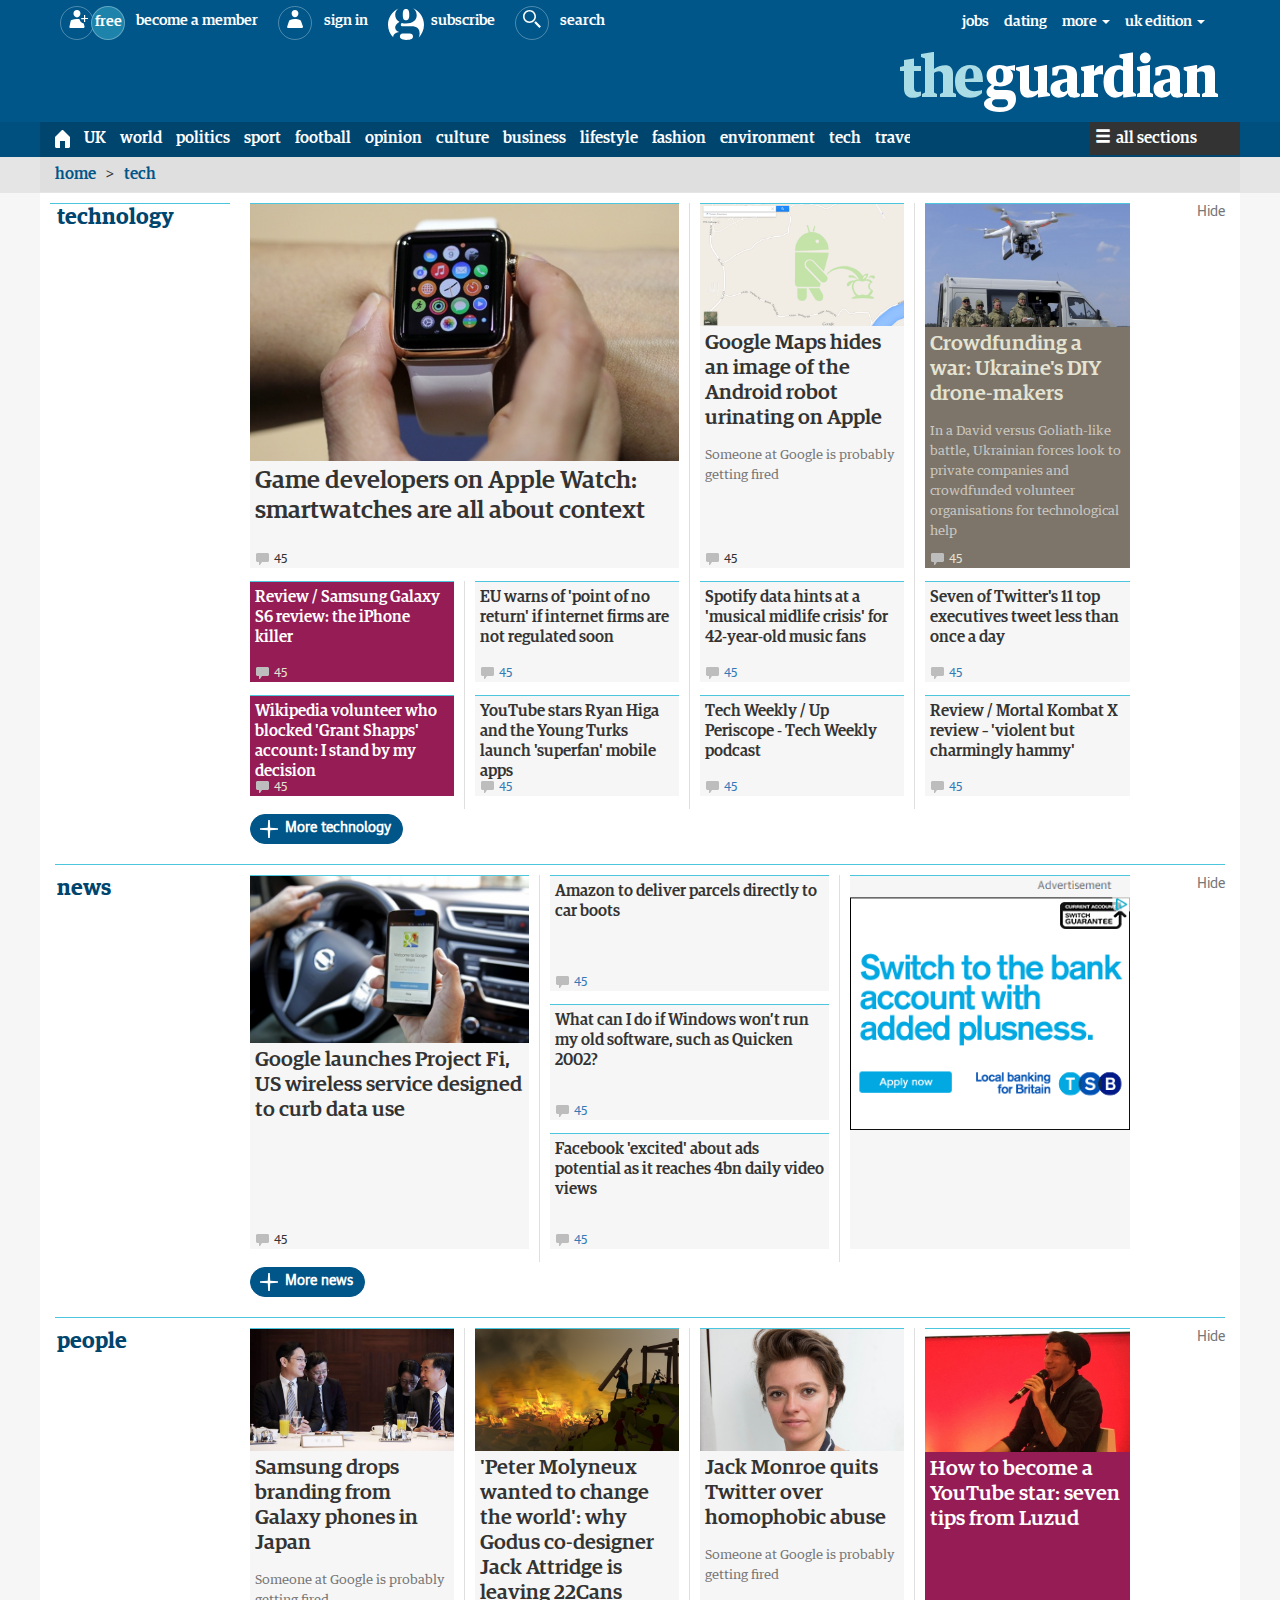
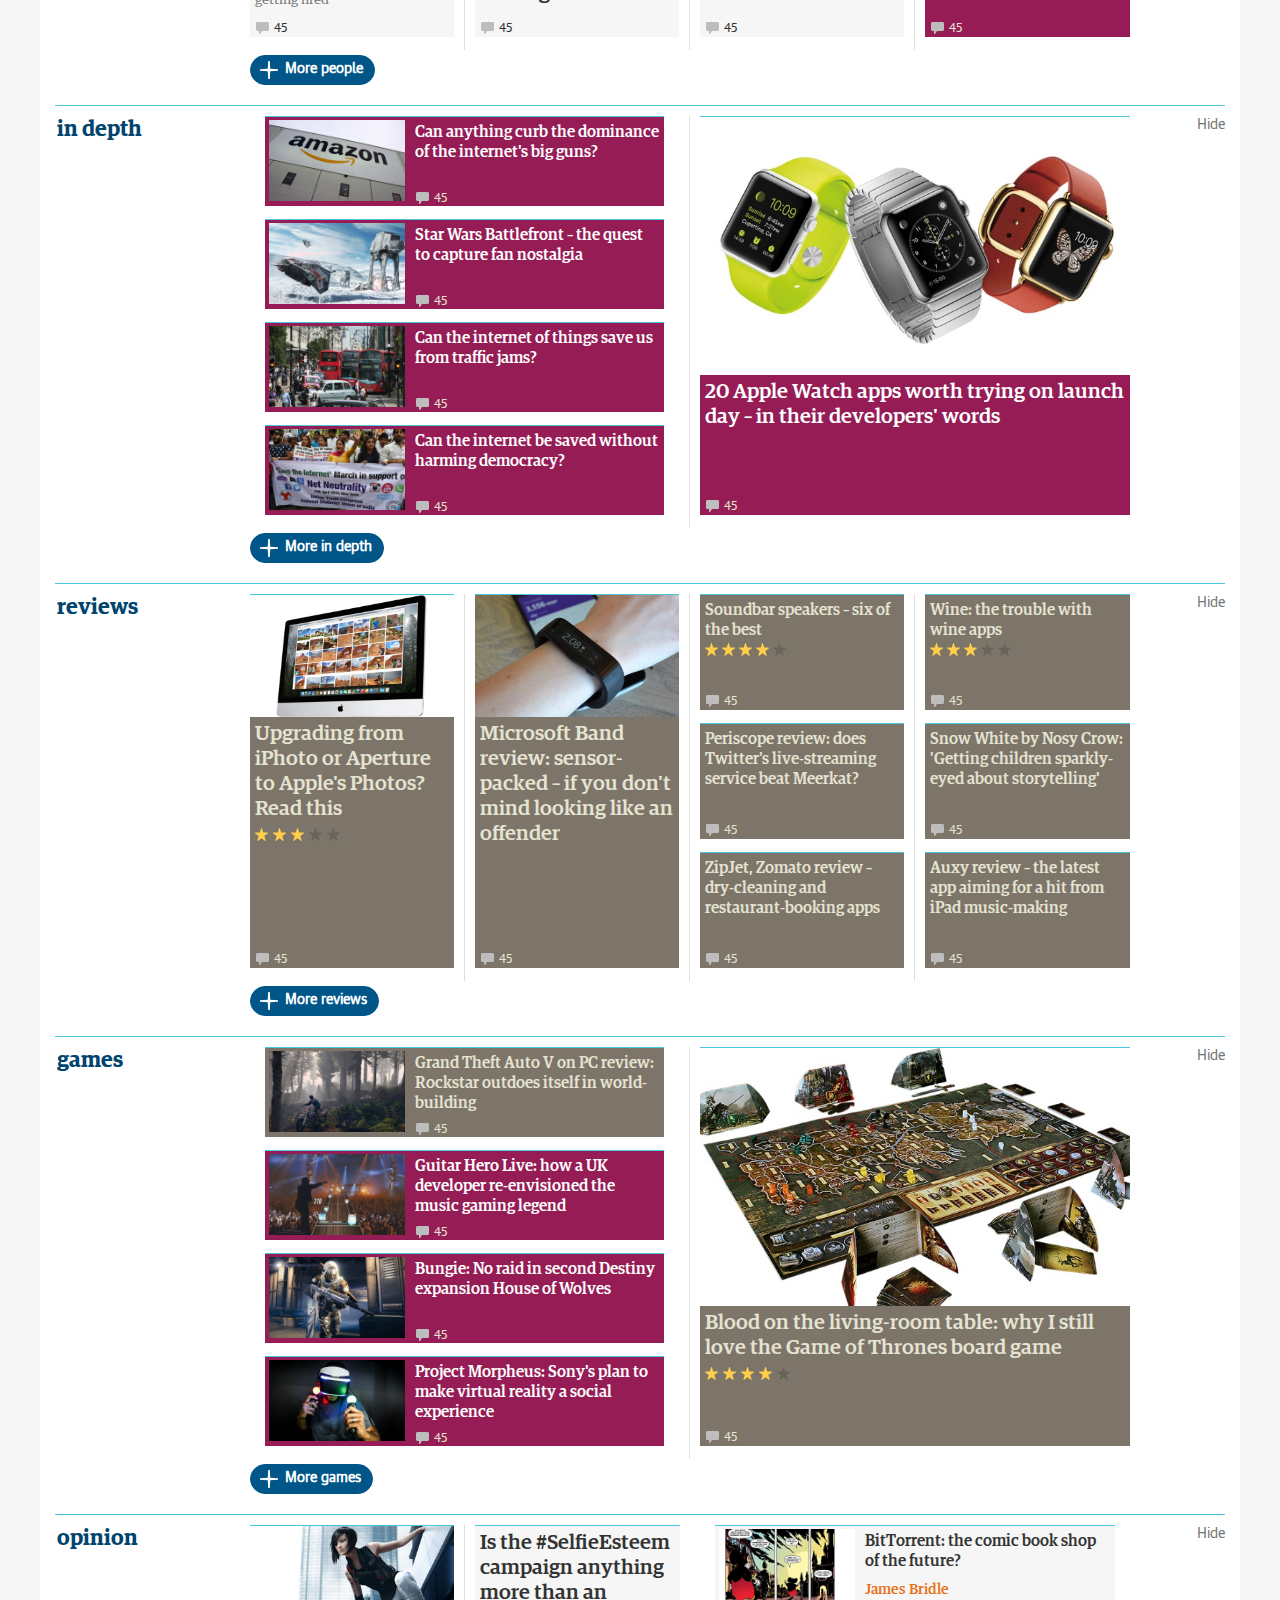
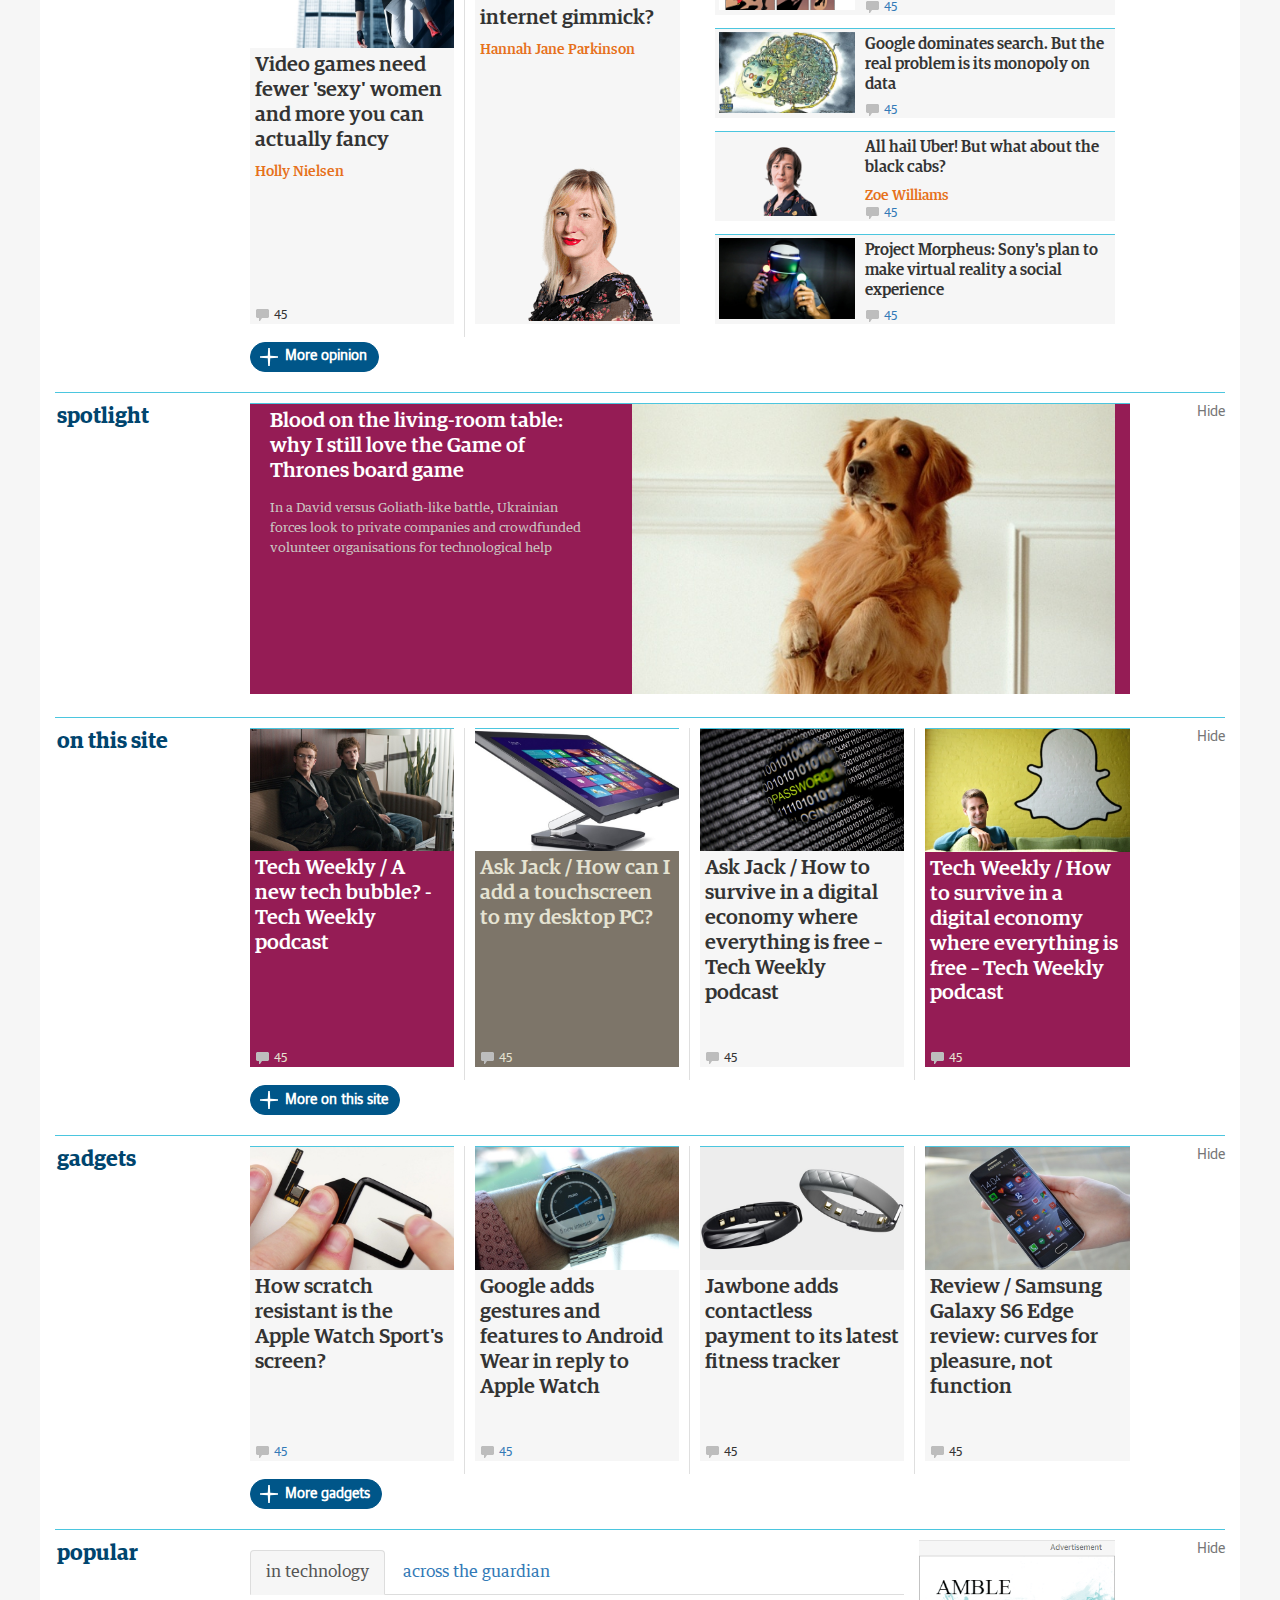
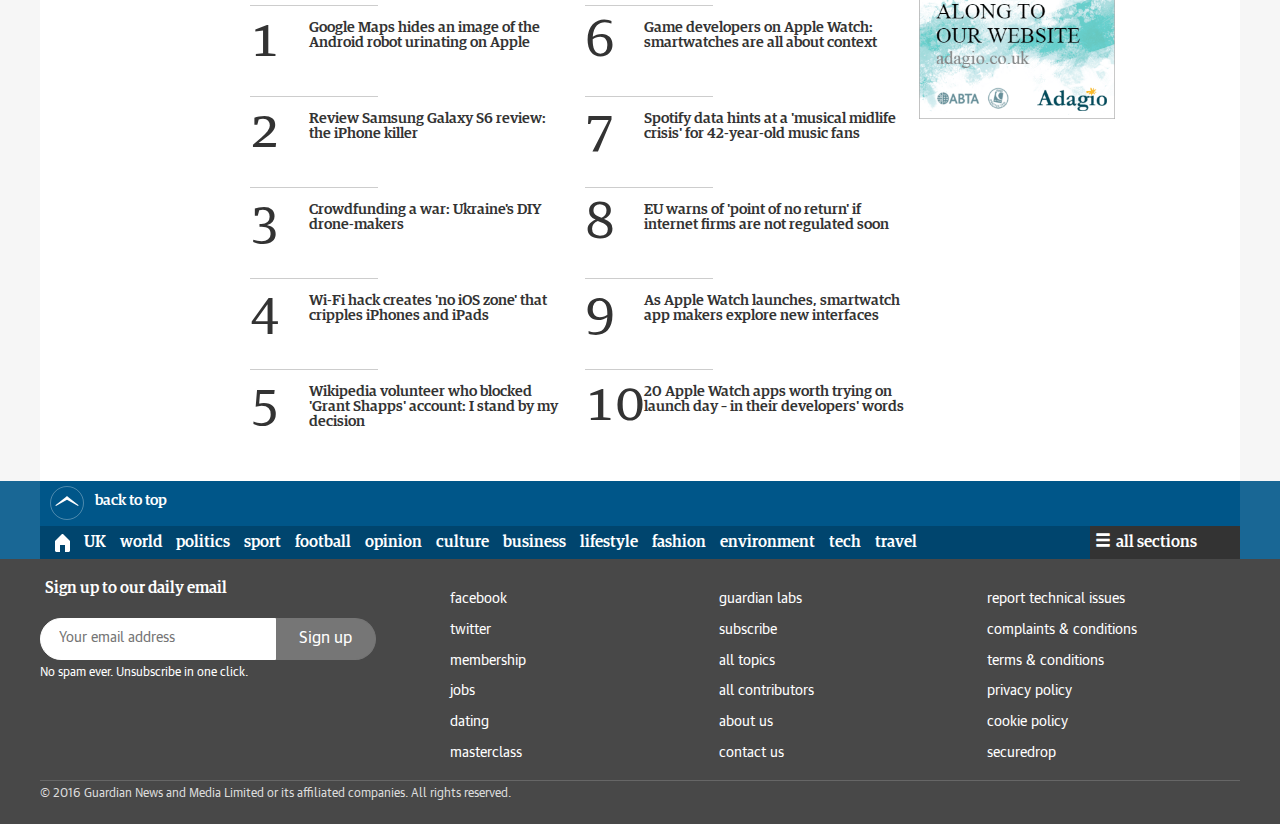
<file: index.html>
<!DOCTYPE html>
<html lang="en">

<head>
  <meta charset="utf-8">
  <meta http-equiv="X-UA-Compatible" content="IE=edge">
  <meta name="viewport" content="width=device-width, initial-scale=1">
  <meta name="description" content="Latest Technology news, comment and analysis from the Guardian, the world's leading liberal voice">
  <title>Technology | The Guardian</title>

  <!-- Bootstrap -->
  <!--  <link href="css/bootstrap.css" rel="stylesheet">-->
  <link href="css/styles.css" rel="stylesheet">

  <!-- HTML5 shim and Respond.js for IE8 support of HTML5 elements and media queries -->
  <!-- WARNING: Respond.js doesn't work if you view the page via file:// -->
  <!--[if lt IE 9]>
        <script src="https://oss.maxcdn.com/html5shiv/3.7.2/html5shiv.min.js"></script>
        <script src="https://oss.maxcdn.com/respond/1.4.2/respond.min.js"></script>
      <![endif]-->


      <!--I'll add some content here-->


  <body id="top">

    <!--Header-->


    <header>
      <div class="headerContainer headerContainerOne">
        <div class="container-fluid">
          <div class="mainContainer headerNavContentOne">

            <!--Header first navigation row-->
            <div class="headerOneHolder" role="navigation">

              <div class="headerOneLeft">
                <!--Header bar one: left-->
                <div class="headerOneLeftLink">
                  <a href="#">
                    <span class="iconBorder iconRounded">
                        <span class="iconColor">
                          <svg width="22" height="18" viewBox="0 0 22 18"><path fill="#fff" d="M18.6 17.1l-.7.9H4l-.7-.8 1.5-6.6.8-.7C7.3 9.3 9.1 9 11 9c.9 0 1.7.1 2.6.2.1.6.2 1.1.5 1.6.2.5.5.9.9 1.3s.8.7 1.3 1c.5.3 1 .4 1.5.5l.8 3.5zM11 7.4c-.4 0-.8-.1-1.2-.3-.4-.2-.8-.5-1.1-.9-.3-.3-.6-.7-.9-1.2-.2-.5-.3-1-.3-1.6 0-1.1.3-1.9.9-2.5C9 .3 9.9 0 11 0s1.9.3 2.5.9c.6.6.9 1.4.9 2.5 0 .6-.1 1.1-.3 1.6s-.5.9-.8 1.2c-.3.4-.7.6-1.1.8-.4.3-.8.4-1.2.4zm8.2 4.5H18V9.2h-2.8V7.9H18V5h1.2v2.9H22v1.2h-2.8v2.8z"></path></svg>
                        </span>
                    </span>

                    <span class="iconBorder iconRounded iconBackground iconSpan">
                      <span class="iconColor linkColour">free</span>
                    </span>
                    <span class="iconLink linkColour">become a member</span>
                  </a>
                </div>

                <div class="headerOneLeftLink">
                  <a href="#top">
                    <span class="iconBorder iconRounded">
                        <span class="iconColor">
                          <svg width="18" height="18"><path fill="#fff" d="M9 7.3c1.6 0 3.4-1.8 3.4-3.9S11.1 0 9 0 5.6 1.3 5.6 3.4s2 3.9 3.4 3.9zm5.9 3.4l-.9-.8c-1.7-.6-3.1-.9-5-.9s-3.3.3-5 .9l-.9.9L1 17.2l.9.8h14.3l.9-.9-2.2-6.4z"></path></svg>
                        </span>
                    </span>
                    <span class="iconLink linkColour">sign in</span>
                  </a>
                </div>

                <div class="headerOneLeftLink" id="navSubscribe">
                  <a href="#top">
                    <span class="iconBorder iconRounded iconBorderNone">
                        <span class="iconColor">
                          <svg width="36" height="36" viewBox="0 0 36 36"><path d="M21.3 8.8c0-4.9-1.5-5.7-3.3-5.7-1.8 0-3.2.7-3.2 5.7s1.5 5.5 3.2 5.5c1.8-.1 3.3-.6 3.3-5.5m-6.5 18.8c-2.3 0-2.9 1.7-2.9 2.9 0 1.8 1.6 3.4 6.3 3.4 5.3 0 6.8-1.5 6.8-3.4 0-1.7-1.3-2.9-3.4-2.9h-6.8zM10.5 2.4C4.3 5.2 0 11.4 0 18.7c0 4.9 2 9.4 5.2 12.6V31c0-3.2 3.1-4.4 5.9-5-2.6-.6-3.9-2.5-3.9-4.4 0-2.6 2.9-4.8 4.3-5.8l-.2-.1c-2.5-1.4-4.1-3.8-4.1-7 0-2.7 1.2-4.9 3.3-6.3M36 18.8C36 11.4 31.5 5 25.1 2.3c2.1 1.4 3.4 3.5 3.5 6.3l.1.6c0 5.4-4.4 8.2-10.7 8.2-1.6 0-2.7-.1-4.1-.5-.6.4-1.1 1.1-1.1 1.8 0 .9.8 1.6 1.8 1.6h8.8c5.5 0 8.2 2.2 8.2 7.1 0 1.6-.3 3.1-1 4.3 3.3-3.4 5.4-7.9 5.4-12.9"></path></svg>
                        </span>
                    </span>
                    <span class="iconLink linkColour">subscribe</span>
                  </a>
                </div>

                <div class="headerOneLeftLink">
                  <a href="#top">
                    <span class="iconBorder iconRounded">
                      <span class="iconColor">
                        <svg width="18" height="18" viewBox="0 0 18 18"><path d="M6.5 1.6c2.7 0 4.9 2.2 4.9 4.9s-2.2 4.9-4.9 4.9-4.9-2.2-4.9-4.9 2.2-4.9 4.9-4.9m0-1.6C2.9 0 0 2.9 0 6.5S2.9 13 6.5 13 13 10.1 13 6.5 10.1 0 6.5 0zm6.6 11.5l4.9 4.9-1.6 1.6-4.9-4.9v-.8l.8-.8h.8z"></path></svg>
                      </span>
                    </span>
                    <span class="iconLink linkColour">search</span>
                  </a>
                </div>
              </div>


              <div class="headerOneRight">
                <ul class="navbarOne navbar-nav">
                  <li class="navOneLinkLi"><a href="#" class="navOneLink">jobs</a></li>
                  <li class="navOneLinkLi" id="navDating"><a href="#" class="navOneLink">dating</a></li>
                  <li class="navOneLinkLi dropdown">
                    <a href="#" class="navOneLink dropdown-toggle" data-toggle="dropdown" role="button" aria-haspopup="true" aria-expanded="false">more <span class="caret"></span></a>
                    <ul class="dropdown-menu">
                      <li>from the guardian</li>
                      <li><a href="#">masterclasses</a></li>
                    </ul>
                  </li>

                  <li class="navOneLinkLi dropdown">
                    <a href="#" class="navOneLink dropdown-toggle" data-toggle="dropdown" role="button" aria-haspopup="true" aria-expanded="false">uk edition <span class="caret"></span></a>
                    <ul class="dropdown-menu">
                      <li><a href="#">US edition</a></li>
                      <li><a href="#">Australia edition</a></li>
                      <li><a href="#">International</a></li>
                    </ul>
                  </li>
                </ul>

              </div>
            </div>

            <!--theGuardian logo row-->
            <div class="iconGuardianHolder clearfix">
             <div class="headerSmallNav" role="navigation">

               <!--Header small navigation-->

               <!--Header bar one: left-->
               <div class="headerOneLeftLinkTwo">
                 <a href="#">
                   <span class="iconBorder iconRounded">
                     <span class="iconColor">
                       <svg width="22" height="18" viewBox="0 0 22 18"><path fill="#fff" d="M18.6 17.1l-.7.9H4l-.7-.8 1.5-6.6.8-.7C7.3 9.3 9.1 9 11 9c.9 0 1.7.1 2.6.2.1.6.2 1.1.5 1.6.2.5.5.9.9 1.3s.8.7 1.3 1c.5.3 1 .4 1.5.5l.8 3.5zM11 7.4c-.4 0-.8-.1-1.2-.3-.4-.2-.8-.5-1.1-.9-.3-.3-.6-.7-.9-1.2-.2-.5-.3-1-.3-1.6 0-1.1.3-1.9.9-2.5C9 .3 9.9 0 11 0s1.9.3 2.5.9c.6.6.9 1.4.9 2.5 0 .6-.1 1.1-.3 1.6s-.5.9-.8 1.2c-.3.4-.7.6-1.1.8-.4.3-.8.4-1.2.4zm8.2 4.5H18V9.2h-2.8V7.9H18V5h1.2v2.9H22v1.2h-2.8v2.8z"></path></svg>
                     </span>
                   </span>
                 </a>
               </div>

               <div class="headerOneLeftLinkTwo">
                 <a href="#top">
                   <span class="iconBorder iconRounded">
                     <span class="iconColor">
                       <svg width="18" height="18"><path fill="#fff" d="M9 7.3c1.6 0 3.4-1.8 3.4-3.9S11.1 0 9 0 5.6 1.3 5.6 3.4s2 3.9 3.4 3.9zm5.9 3.4l-.9-.8c-1.7-.6-3.1-.9-5-.9s-3.3.3-5 .9l-.9.9L1 17.2l.9.8h14.3l.9-.9-2.2-6.4z"></path></svg>
                     </span>
                   </span>
                 </a>
               </div>

               <div class="headerOneLeftLinkTwo">
                 <a href="#top">
                   <span class="iconBorder iconRounded">
                     <span class="iconColor">
                       <svg width="18" height="18" viewBox="0 0 18 18"><path d="M6.5 1.6c2.7 0 4.9 2.2 4.9 4.9s-2.2 4.9-4.9 4.9-4.9-2.2-4.9-4.9 2.2-4.9 4.9-4.9m0-1.6C2.9 0 0 2.9 0 6.5S2.9 13 6.5 13 13 10.1 13 6.5 10.1 0 6.5 0zm6.6 11.5l4.9 4.9-1.6 1.6-4.9-4.9v-.8l.8-.8h.8z"></path></svg>
                     </span>
                   </span>
                 </a>
               </div>
               <div class="headerOneLeftLinkTwo">
                 <a href="#top">
                   <span class="iconBorder iconRounded">
                     <span class="iconColor">
                       <svg xmlns="http://www.w3.org/2000/svg" width="24" height="18"><circle cx="3" cy="10" r="3" fill="#fff"></circle><circle cx="12" cy="10" r="3" fill="#fff"></circle><circle cx="21" cy="10" r="3" fill="#fff"></circle></svg>
                     </span>
                   </span>
                 </a>
               </div>

             </div>
              <div class="iconGuardianContainer">
                <div class="iconGuardian">
                  <svg viewBox="0 0 320 60">
                    <path fill="#fff" d="M284 45h16v-3l-3-1.5v-20c1.2-.9 2.8-1.1 4.3-1.1 2.8 0 3.7.9 3.7 4.1v17l-3 1.5v3h16v-3l-3-1.5v-19c0-5.7-2.1-8.3-7.1-8.3-4.1 0-8.1 1.5-10.8 4V13h-1l-12.4 2.2v2.7l3.3 1.6v21l-3 1.5v3zM245.3.4c-3 0-5.4 2.4-5.4 5.5 0 3 2.4 5.4 5.4 5.4 2.9 0 5.4-2.4 5.4-5.4-.1-3.1-2.5-5.5-5.4-5.5zM237 15.1v2.8l3 1.6v20.9l-3 1.5V45h16v-3.1l-3-1.5V13.1h-1l-12 2zM223 39c-.7.6-1.7 1.1-3.2 1.1-4 0-5.9-3.3-5.9-10.9 0-8.7 2.4-11.6 5.6-11.6 1.8 0 2.8.6 3.5 1.4v20zm0-24.4c-1.2-.9-3.3-1.4-5-1.4-7.4 0-14.5 4.4-14.5 16.8 0 11.9 7.1 15.7 11.8 15.7 3.8 0 6.4-1.7 7.6-3.4h.3v3.3h.9l11.9-1.4v-2.3l-3-1.8V.6h-1l-12.6 2v2.8l3.6 1.5v7.7zM181 18l3 1.5v20.9l-3 1.5V45h17v-3.1l-4-1.5V24.1c1.8-1.4 4.1-1.9 6.8-1.9.9 0 1.6.2 2.2.3v-9c-.3-.1-.7-.2-1.2-.2-3.3 0-6 2.2-7.8 6.2V13h-1l-12 2v3zm-19.3-.8c3.9 0 5.3 2 5.3 5.9v3.5l-6.1 1.1c-5.9 1.1-10.4 2.9-10.4 9.3 0 5.1 3.5 8.7 8.3 8.7 3.8 0 7.4-1.7 8.7-4.4h.3c.5 3.3 3.3 4.4 6.4 4.4 2.4 0 4.8-.6 5.7-1.6v-2l-2.9-1.5v-18c0-7-5.2-9.4-13.3-9.4-5.3 0-8.6 1.3-11.4 2.6v7.8h4.7l2-6c1.1-.4 2.3-.4 2.7-.4zm2.3 22.9c-1.9 0-4-1.1-4-4.6 0-2.4 2.4-4.7 4.8-5l2.2-.5v8.5s-1.9 1.6-3 1.6zm100.7-22.9c3.9 0 5.3 2 5.3 5.9v3.5l-6.1 1.1c-5.9 1.1-10.4 2.9-10.4 9.3 0 5.1 3.5 8.7 8.3 8.7 3.8 0 7.4-1.7 8.7-4.4h.3c.5 3.3 3.3 4.4 6.4 4.4 2.4 0 4.8-.6 5.7-1.6v-2l-2.9-1.5v-18c0-7-5.2-9.4-13.3-9.4-5.3 0-8.6 1.3-11.4 2.6v7.8h4.7l2-6c1.1-.4 2.3-.4 2.7-.4zm2.3 22.9c-1.9 0-4-1.1-4-4.6 0-2.4 2.4-4.7 4.8-5l2.2-.5v8.5s-1.9 1.6-3 1.6zm-138.7 5.6c.4 0 .9 0 1.3-.1 3.5-.3 6.7-2 8.4-4.2v4.1l12-1.5v-2l-3-2V13h-1l-12 2.3V18l4 1.7V38c-1.1.8-2.4 1.3-4.2 1.3-2.5 0-4.8-.8-4.8-4.3V13h-1l-12 2.5v2.6l4 1.6V36c0 5.4 2.2 9.7 8.3 9.7zM96 38c-1.2 0-2.5-.8-2.5-1.9 0-.8.6-1.7 1.4-2.3 1.6.5 3 .6 5 .6 7.8 0 13.2-3.7 13.2-10.4 0-3-1.3-4.6-3.2-6.4L115 19v-6l-8.2 1.6c-1.9-.7-4.5-1.6-7-1.6-7.8 0-13.2 4.1-13.2 10.8 0 4.1 2 7.1 5 8.8l.2.2c-1.7 1.2-5.3 4-5.3 7.2 0 2.4 1.5 4.8 4.8 5.5-3.4.8-7.3 2.5-7.3 6.5 0 4.1 5.9 8 15.5 8 11.8 0 16.5-5.7 16.5-13 0-6.1-2.8-9-9.5-9H96zm7.5-14c0 5.7-1.3 6.5-3.5 6.5s-4-.8-4-6.5c0-5.8 1.8-7.5 4-7.5s3.5 2 3.5 7.5zM92 50.9c.1-1.5 1.1-3.4 3.7-3.6h8.6c2.5 0 3.7 2 3.7 3.6 0 3.2-2 4.4-8.3 4.4-5.5 0-7.8-2.2-7.7-4.4z"></path>
                    <path fill="#AADCE6" d="M83 30c0-13-5.1-16.9-13-16.9-9 0-15 6.2-15 16.4 0 10.5 5.5 16.2 15.8 16.2 5.6 0 9.7-2.7 11.2-4.7v-3c-2.1.7-3.9 1.2-7.7 1.2-5.6 0-9.3-3.2-9.3-9.2h18zM69.9 16.6c2.5 0 3.8 1.8 3.8 9.6l-8.4.7c.1-7.9 1.8-10.3 4.6-10.3zM37 45v-3l-3-1.5V21c1.2-.9 3.2-1.7 4.8-1.7 2.8 0 4.3 1.6 4.2 4.2v17L40 42v3h16v-3l-3-1.5v-19c0-5.7-3.3-8.3-7.7-8.3-4.1 0-8.6 1.3-11.3 3.8V0h-1L21 2v3l4 1.5v34L22 42v3h15zM4 36.4c0 5.7 2.8 9.3 8.9 9.3 3.1 0 6.2-.8 8.1-2.3v-3.8c-.8.3-1.9.5-2.9.5-2.9 0-4.1-1.6-4.1-4.6V19h7v-5h-7V6.5L4 8v6l-4 1v4h4v17.4z"></path>
                  </svg>
                </div>
              </div>
            </div>
          </div>
        </div>
      </div>


      <div class="headerContainer headerContainerTwo">
        <div class="container-fluid">
          <div class="mainContainer headerNavContentTwo">

            <!--Header second navigation-->
            <div class="navOverflow">
              <div class="headerNavScroll">
                <nav class="navContainerHeader">
                  <ul class="navListOrder">
                    <li>
                      <a href="#"><img src="images/site_images/home.png" title="Back to homepage" alt="Home button"></a>
                    </li>
                    <li><a href="#" class="navLinks">UK</a></li>
                    <li><a href="#" class="navLinks">world</a></li>
                    <li><a href="#" class="navLinks">politics</a></li>
                    <li><a href="#" class="navLinks">sport</a></li>
                    <li><a href="#" class="navLinks">football</a></li>
                    <li><a href="#" class="navLinks">opinion</a></li>
                    <li><a href="#" class="navLinks">culture</a></li>
                    <li><a href="#" class="navLinks">business</a></li>
                    <li><a href="#" class="navLinks">lifestyle</a></li>
                    <li><a href="#" class="navLinks">fashion</a></li>
                    <li><a href="#" class="navLinks">environment</a></li>
                    <li><a href="#" class="navLinks">tech</a></li>
                    <li><a href="#" class="navLinks">travel</a></li>
                  </ul>
                </nav>
              </div>
            </div>

            <div class="allNavSectionsHeader"><a href="#" class="navLinks"><span class="glyphicon glyphicon-menu-hamburger"></span>all sections</a></div>
          </div>
        </div>
      </div>

      <div class="headerContainer headerContainerThree">
        <div class="container-fluid">
          <div class="mainContainer headerNavContentThree">
            <div class="headerNavThree clearfix">
              <nav>
                <ul class="headerNavThreeUnstyled">
                  <li><a href="index.html" class="headerThreeStyling">home</a></li>
                  <li><span>&gt; </span><a href="#" class="headerThreeStyling">tech</a></li>
                </ul>
              </nav>
            </div>
          </div>
        </div>
      </div>
    </header>



    <!--HEADER SMALL-->

    <header id="hiddenNav">
        <div  class="container-fluid">
          <div class="mainContainer headerNavContentOne">

            <!--theGuardian hidden navigation row-->
            <div class="headerOneHolderScroll" role="navigation">
              <div class="iconGuardianHolderScroll ">
                <div class="headerSmallNavScroll" role="navigation">

                  <!--Header small navigation-->

                  <!--Header bar one: left-->
                  <div class="headerOneLeftLinkTwo">
                    <a href="#">
                      <span class="iconBorder iconRounded">
                        <span class="iconColor">
                          <svg width="22" height="18" viewBox="0 0 22 18"><path fill="#fff" d="M18.6 17.1l-.7.9H4l-.7-.8 1.5-6.6.8-.7C7.3 9.3 9.1 9 11 9c.9 0 1.7.1 2.6.2.1.6.2 1.1.5 1.6.2.5.5.9.9 1.3s.8.7 1.3 1c.5.3 1 .4 1.5.5l.8 3.5zM11 7.4c-.4 0-.8-.1-1.2-.3-.4-.2-.8-.5-1.1-.9-.3-.3-.6-.7-.9-1.2-.2-.5-.3-1-.3-1.6 0-1.1.3-1.9.9-2.5C9 .3 9.9 0 11 0s1.9.3 2.5.9c.6.6.9 1.4.9 2.5 0 .6-.1 1.1-.3 1.6s-.5.9-.8 1.2c-.3.4-.7.6-1.1.8-.4.3-.8.4-1.2.4zm8.2 4.5H18V9.2h-2.8V7.9H18V5h1.2v2.9H22v1.2h-2.8v2.8z"></path></svg>
                        </span>
                      </span>
                    </a>
                  </div>

                  <div class="headerOneLeftLinkTwo">
                    <a href="#top">
                      <span class="iconBorder iconRounded">
                        <span class="iconColor">
                          <svg width="18" height="18"><path fill="#fff" d="M9 7.3c1.6 0 3.4-1.8 3.4-3.9S11.1 0 9 0 5.6 1.3 5.6 3.4s2 3.9 3.4 3.9zm5.9 3.4l-.9-.8c-1.7-.6-3.1-.9-5-.9s-3.3.3-5 .9l-.9.9L1 17.2l.9.8h14.3l.9-.9-2.2-6.4z"></path></svg>
                        </span>
                      </span>
                    </a>
                  </div>

                  <div class="headerOneLeftLinkTwo">
                    <a href="#top">
                      <span class="iconBorder iconRounded">
                        <span class="iconColor">
                          <svg width="18" height="18" viewBox="0 0 18 18"><path d="M6.5 1.6c2.7 0 4.9 2.2 4.9 4.9s-2.2 4.9-4.9 4.9-4.9-2.2-4.9-4.9 2.2-4.9 4.9-4.9m0-1.6C2.9 0 0 2.9 0 6.5S2.9 13 6.5 13 13 10.1 13 6.5 10.1 0 6.5 0zm6.6 11.5l4.9 4.9-1.6 1.6-4.9-4.9v-.8l.8-.8h.8z"></path></svg>
                        </span>
                      </span>
                    </a>

                  </div>
                  <div class="headerOneLeftLinkTwo">
                    <a href="#top">
                      <span class="iconBorder iconRounded">
                        <span class="iconColor">
                          <svg xmlns="http://www.w3.org/2000/svg" width="24" height="18"><circle cx="3" cy="10" r="3" fill="#fff"></circle><circle cx="12" cy="10" r="3" fill="#fff"></circle><circle cx="21" cy="10" r="3" fill="#fff"></circle></svg>
                        </span>
                      </span>
                    </a>
                  </div>

                </div>
                <div class="iconGuardianContainerScroll">
                  <div class="iconGuardianScroll">
                    <a href="index.html">
                    <svg viewBox="0 0 320 60">
                      <path fill="#fff" d="M284 45h16v-3l-3-1.5v-20c1.2-.9 2.8-1.1 4.3-1.1 2.8 0 3.7.9 3.7 4.1v17l-3 1.5v3h16v-3l-3-1.5v-19c0-5.7-2.1-8.3-7.1-8.3-4.1 0-8.1 1.5-10.8 4V13h-1l-12.4 2.2v2.7l3.3 1.6v21l-3 1.5v3zM245.3.4c-3 0-5.4 2.4-5.4 5.5 0 3 2.4 5.4 5.4 5.4 2.9 0 5.4-2.4 5.4-5.4-.1-3.1-2.5-5.5-5.4-5.5zM237 15.1v2.8l3 1.6v20.9l-3 1.5V45h16v-3.1l-3-1.5V13.1h-1l-12 2zM223 39c-.7.6-1.7 1.1-3.2 1.1-4 0-5.9-3.3-5.9-10.9 0-8.7 2.4-11.6 5.6-11.6 1.8 0 2.8.6 3.5 1.4v20zm0-24.4c-1.2-.9-3.3-1.4-5-1.4-7.4 0-14.5 4.4-14.5 16.8 0 11.9 7.1 15.7 11.8 15.7 3.8 0 6.4-1.7 7.6-3.4h.3v3.3h.9l11.9-1.4v-2.3l-3-1.8V.6h-1l-12.6 2v2.8l3.6 1.5v7.7zM181 18l3 1.5v20.9l-3 1.5V45h17v-3.1l-4-1.5V24.1c1.8-1.4 4.1-1.9 6.8-1.9.9 0 1.6.2 2.2.3v-9c-.3-.1-.7-.2-1.2-.2-3.3 0-6 2.2-7.8 6.2V13h-1l-12 2v3zm-19.3-.8c3.9 0 5.3 2 5.3 5.9v3.5l-6.1 1.1c-5.9 1.1-10.4 2.9-10.4 9.3 0 5.1 3.5 8.7 8.3 8.7 3.8 0 7.4-1.7 8.7-4.4h.3c.5 3.3 3.3 4.4 6.4 4.4 2.4 0 4.8-.6 5.7-1.6v-2l-2.9-1.5v-18c0-7-5.2-9.4-13.3-9.4-5.3 0-8.6 1.3-11.4 2.6v7.8h4.7l2-6c1.1-.4 2.3-.4 2.7-.4zm2.3 22.9c-1.9 0-4-1.1-4-4.6 0-2.4 2.4-4.7 4.8-5l2.2-.5v8.5s-1.9 1.6-3 1.6zm100.7-22.9c3.9 0 5.3 2 5.3 5.9v3.5l-6.1 1.1c-5.9 1.1-10.4 2.9-10.4 9.3 0 5.1 3.5 8.7 8.3 8.7 3.8 0 7.4-1.7 8.7-4.4h.3c.5 3.3 3.3 4.4 6.4 4.4 2.4 0 4.8-.6 5.7-1.6v-2l-2.9-1.5v-18c0-7-5.2-9.4-13.3-9.4-5.3 0-8.6 1.3-11.4 2.6v7.8h4.7l2-6c1.1-.4 2.3-.4 2.7-.4zm2.3 22.9c-1.9 0-4-1.1-4-4.6 0-2.4 2.4-4.7 4.8-5l2.2-.5v8.5s-1.9 1.6-3 1.6zm-138.7 5.6c.4 0 .9 0 1.3-.1 3.5-.3 6.7-2 8.4-4.2v4.1l12-1.5v-2l-3-2V13h-1l-12 2.3V18l4 1.7V38c-1.1.8-2.4 1.3-4.2 1.3-2.5 0-4.8-.8-4.8-4.3V13h-1l-12 2.5v2.6l4 1.6V36c0 5.4 2.2 9.7 8.3 9.7zM96 38c-1.2 0-2.5-.8-2.5-1.9 0-.8.6-1.7 1.4-2.3 1.6.5 3 .6 5 .6 7.8 0 13.2-3.7 13.2-10.4 0-3-1.3-4.6-3.2-6.4L115 19v-6l-8.2 1.6c-1.9-.7-4.5-1.6-7-1.6-7.8 0-13.2 4.1-13.2 10.8 0 4.1 2 7.1 5 8.8l.2.2c-1.7 1.2-5.3 4-5.3 7.2 0 2.4 1.5 4.8 4.8 5.5-3.4.8-7.3 2.5-7.3 6.5 0 4.1 5.9 8 15.5 8 11.8 0 16.5-5.7 16.5-13 0-6.1-2.8-9-9.5-9H96zm7.5-14c0 5.7-1.3 6.5-3.5 6.5s-4-.8-4-6.5c0-5.8 1.8-7.5 4-7.5s3.5 2 3.5 7.5zM92 50.9c.1-1.5 1.1-3.4 3.7-3.6h8.6c2.5 0 3.7 2 3.7 3.6 0 3.2-2 4.4-8.3 4.4-5.5 0-7.8-2.2-7.7-4.4z"></path>
                      <path fill="#AADCE6" d="M83 30c0-13-5.1-16.9-13-16.9-9 0-15 6.2-15 16.4 0 10.5 5.5 16.2 15.8 16.2 5.6 0 9.7-2.7 11.2-4.7v-3c-2.1.7-3.9 1.2-7.7 1.2-5.6 0-9.3-3.2-9.3-9.2h18zM69.9 16.6c2.5 0 3.8 1.8 3.8 9.6l-8.4.7c.1-7.9 1.8-10.3 4.6-10.3zM37 45v-3l-3-1.5V21c1.2-.9 3.2-1.7 4.8-1.7 2.8 0 4.3 1.6 4.2 4.2v17L40 42v3h16v-3l-3-1.5v-19c0-5.7-3.3-8.3-7.7-8.3-4.1 0-8.6 1.3-11.3 3.8V0h-1L21 2v3l4 1.5v34L22 42v3h15zM4 36.4c0 5.7 2.8 9.3 8.9 9.3 3.1 0 6.2-.8 8.1-2.3v-3.8c-.8.3-1.9.5-2.9.5-2.9 0-4.1-1.6-4.1-4.6V19h7v-5h-7V6.5L4 8v6l-4 1v4h4v17.4z"></path>
                      </svg></a>
                  </div>
                </div>
              </div>
            </div>
          </div>
        </div>
    </header>

    <!--END OF HEADER-->

    <!--START OF MAIN SECTIONS-->

    <!--Wrapper div-->
    <div class="mainContainer">

      <!--Container-->
      <div class="container-fluid">

        <!--Section 1: Technology-->

        <section class="sectionBorder">

          <!--Main section-->
          <div class="row">

            <div class="col-lg-2 col-xs-10">
              <div class="row equal gutter">
                <div class="col-sm-12">
                  <div class="sectionHeaderMain">
                    <h5>technology</h5></div>
                </div>
              </div>
            </div>

            <div class="col-lg-1 col-lg-push-9 col-xs-2">
              <div class="row equal gutter">
                <div class="col-sm-12">
                  <div class="displayHide" id="hideShow">Hide</div>
                  <div class="displayHideArrow" id="hideShowArrow"><img src="images/site_images/up_arrow.png" alt="Up arrow"></div>
                </div>
              </div>
            </div>

            <div id="panel" class="col-lg-9 col-lg-pull-1 col-xs-12">

              <!--Section 1: Row 1-->

              <div class="row equal gutter">
                <div class="col-sm-6 border-right">
                  <article onclick="location.href='pages/blog.html';" class="box">
                    <div>
                      <img src="images/technology-section/article-1.jpeg" class="img-responsive" alt="News image">
                    </div>
                    <div>
                      <h2><a href="pages/blog.html" class="headerLinkOne">Game developers on Apple Watch: smartwatches are all about context</a></h2></div>
                    <div class="comments">
                      <a class="commentLink" href="pages/blog.html">
                        <span class="commentFill">
                            <svg width="16" height="16" viewBox="0 -4 16 16">
                              <path d="M13 0l1 1v7l-1 1H7l-2 3H4V9H2L1 8V1l1-1h11z"></path>
                            </svg>
                          </span>45
                      </a>
                    </div>
                  </article>
                </div>
                <div class="col-sm-3 border-right">
                  <article onclick="location.href='pages/blog.html';" class="box">
                    <div>
                      <img src="images/technology-section/article-2.png" class="img-responsive mainImage" alt="News image">
                    </div>
                    <div>
                      <div class="titleMedium">
                        <h3><a href="pages/blog.html" class="headerLinkOne">Google Maps hides an image of the Android robot urinating on Apple</a></h3></div>
                      <div class="titleMediumText">
                        <p class="paraOne">Someone at Google is probably getting fired</p>
                      </div>
                    </div>

                    <div class="comments">
                      <a class="commentLink" href="pages/blog.html">
                        <span class="commentFill">
                            <svg width="16" height="16" viewBox="0 -4 16 16">
                              <path d="M13 0l1 1v7l-1 1H7l-2 3H4V9H2L1 8V1l1-1h11z"></path>
                            </svg>
                          </span>45
                      </a>
                    </div>
                  </article>
                </div>
                <div class="col-sm-3">
                  <article onclick="location.href='pages/blog.html';" class="box box2">
                    <div>
                      <img src="images/technology-section/article-3.jpg" class="img-responsive mainImage" alt="News image">
                    </div>
                    <div>
                      <div class="titleMedium">
                        <h3><a href="pages/blog.html" class="headerLinkTwo">Crowdfunding a war: Ukraine's DIY drone-makers</a></h3></div>
                      <div class="titleMediumText">
                        <p class="paraOne paraTwo">In a David versus Goliath-like battle, Ukrainian forces look to private companies and crowdfunded volunteer organisations for technological help</p>
                      </div>
                    </div>
                    <div class="comments">

                      <a class="commentLinkTwo" href="pages/blog.html">
                        <span class="commentFill">
                            <svg width="16" height="16" viewBox="0 -4 16 16">
                              <path d="M13 0l1 1v7l-1 1H7l-2 3H4V9H2L1 8V1l1-1h11z"></path>
                            </svg>
                          </span>45
                      </a>
                    </div>
                  </article>
                </div>
              </div>



              <!--Section 1: Row 2-->
              <div class="row equal gutter">
                <div class="col-sm-3 border-right">
                  <article onclick="location.href='pages/blog.html';" class="box box3">
                    <div class="titleSmall">
                      <h4><a href="pages/blog.html" class="headerLinkThree">Review / Samsung Galaxy S6 review: the iPhone killer</a></h4></div>
                    <div class="comments">
                      <a class="commentLinkTwo" href="pages/blog.html">
                        <span class="commentFill">
                            <svg width="16" height="16" viewBox="0 -4 16 16">
                              <path d="M13 0l1 1v7l-1 1H7l-2 3H4V9H2L1 8V1l1-1h11z"></path>
                            </svg>
                          </span>45
                      </a>
                    </div>
                  </article>
                </div>
                <div class="col-sm-3 border-right">
                  <article onclick="location.href='pages/blog.html';" class="box">
                    <div class="titleSmall">
                      <h4><a href="pages/blog.html" class="headerLinkOne">EU warns of 'point of no return' if internet firms are not regulated soon</a></h4></div>
                    <div class="comments">
                      <a class="commentLinkOne" href="pages/blog.html">
                        <span class="commentFill">
                            <svg width="16" height="16" viewBox="0 -4 16 16">
                              <path d="M13 0l1 1v7l-1 1H7l-2 3H4V9H2L1 8V1l1-1h11z"></path>
                            </svg>
                          </span>45
                      </a>
                    </div>
                  </article>
                </div>
                <div class="col-sm-3 border-right">
                  <article onclick="location.href='pages/blog.html';" class="box">
                    <div class="titleSmall">
                      <h4><a href="pages/blog.html" class="headerLinkOne">Spotify data hints at a 'musical midlife crisis' for 42-year-old music fans</a></h4></div>
                    <div class="comments">
                      <a class="commentLinkOne" href="pages/blog.html">
                        <span class="commentFill">
                            <svg width="16" height="16" viewBox="0 -4 16 16">
                              <path d="M13 0l1 1v7l-1 1H7l-2 3H4V9H2L1 8V1l1-1h11z"></path>
                            </svg>
                          </span>45
                      </a>
                    </div>
                  </article>
                </div>
                <div class="col-sm-3 ">
                  <article onclick="location.href='pages/blog.html';" class="box">
                    <div class="titleSmall">
                      <h4><a href="pages/blog.html" class="headerLinkOne">Seven of Twitter's 11 top executives tweet less than once a day</a></h4>
                      <div class="comments">
                        <a class="commentLinkOne" href="pages/blog.html">
                          <span class="commentFill">
                            <svg width="16" height="16" viewBox="0 -4 16 16">
                              <path d="M13 0l1 1v7l-1 1H7l-2 3H4V9H2L1 8V1l1-1h11z"></path>
                            </svg>
                          </span>45
                        </a>
                      </div>
                    </div>
                  </article>
                </div>
              </div>


              <!--Section 1: Row 3-->
              <div class="row equal gutter">
                <div class="col-sm-3 border-right">
                  <article onclick="location.href='pages/blog.html';" class="box box3">
                    <div class="titleSmall">
                      <h4><a href="pages/blog.html" class="headerLinkThree">Wikipedia volunteer who blocked 'Grant Shapps' account: I stand by my decision</a></h4></div>
                    <div class="comments">
                      <a class="commentLinkTwo" href="pages/blog.html">
                        <span class="commentFill">
                              <svg width="16" height="16" viewBox="0 -4 16 16">
                                <path d="M13 0l1 1v7l-1 1H7l-2 3H4V9H2L1 8V1l1-1h11z"></path>
                              </svg>
                            </span>45
                      </a>
                    </div>
                  </article>
                </div>
                <div class="col-sm-3 border-right">
                  <article onclick="location.href='pages/blog.html';" class="box">
                    <div class="titleSmall">
                      <h4><a href="pages/blog.html" class="headerLinkOne">YouTube stars Ryan Higa and the Young Turks launch 'superfan' mobile apps</a></h4></div>
                    <div class="comments">
                      <a class="commentLinkOne" href="pages/blog.html">
                        <span class="commentFill">
                              <svg width="16" height="16" viewBox="0 -4 16 16">
                                <path d="M13 0l1 1v7l-1 1H7l-2 3H4V9H2L1 8V1l1-1h11z"></path>
                              </svg>
                            </span>45
                      </a>
                    </div>
                  </article>
                </div>
                <div class="col-sm-3 border-right">
                  <article onclick="location.href='pages/blog.html';" class="box">
                    <div class="titleSmall">
                      <h4><a href="pages/blog.html" class="headerLinkOne">Tech Weekly / Up Periscope - Tech Weekly podcast</a></h4></div>
                    <div class="comments">
                      <a class="commentLinkOne" href="pages/blog.html">
                        <span class="commentFill">
                              <svg width="16" height="16" viewBox="0 -4 16 16">
                                <path d="M13 0l1 1v7l-1 1H7l-2 3H4V9H2L1 8V1l1-1h11z"></path>
                              </svg>
                            </span>45
                      </a>
                    </div>
                  </article>
                </div>
                <div class="col-sm-3 ">
                  <article onclick="location.href='pages/blog.html';" class="box">
                    <div class="titleSmall">
                      <h4><a href="pages/blog.html" class="headerLinkOne">Review / Mortal Kombat X review – 'violent but charmingly hammy'</a></h4>
                      <div class="comments">
                        <a class="commentLinkOne" href="pages/blog.html">
                          <span class="commentFill">
                            <svg width="16" height="16" viewBox="0 -4 16 16">
                              <path d="M13 0l1 1v7l-1 1H7l-2 3H4V9H2L1 8V1l1-1h11z"></path>
                            </svg>
                          </span>45</a>
                      </div>
                    </div>
                  </article>
                </div>
              </div>

              <!--Section 1: Row 4-->
              <div class="row">
                <div class="buttonRow">
                  <button class="buttonMore">
                    <span class="buttonImage">
                      <svg width="24" height="24" viewBox="-0.5 0.5 24 24"><path d="M10.682 3.5h1.636l.41 7.773 7.772.408v1.638l-7.77.41-.413 7.772H10.68l-.407-7.77-7.773-.412V11.68l7.773-.407.41-7.773z"></path></svg>
                    </span>
                    <span class="buttonMoreText">More technology</span>
                  </button>
                </div>
              </div>
            </div>
          </div>

        </section>




        <!--Section 2: News-->

        <section class="sectionBorder">

          <!--Main section-->
          <div class="row">

            <div class="col-lg-2 col-xs-10">
              <div class="row equal gutter">
                <div class="col-sm-12">
                  <div class="sectionHeader">
                    <h5>news</h5></div>
                </div>
              </div>
            </div>

            <div class="col-lg-1 col-lg-push-9 col-xs-2">
              <div class="row equal gutter">
                <div class="col-sm-12">
                  <div class="displayHide">Hide</div>
                  <div class="displayHideArrow"><img src="images/site_images/up_arrow.png" alt="Up arrow"></div>
                </div>
              </div>
            </div>


            <div class="col-lg-9 col-lg-pull-1 col-xs-12">

              <!--Section 2: Row 1-->

              <div class="row equal gutter">
                <div class="col-sm-4 border-right">
                  <article onclick="location.href='pages/blog.html';" class="box">
                    <div>
                      <img src="images/news-section/article-1.jpg" class="img-responsive mainImage" alt="News image">
                    </div>
                    <div class="titleMedium">
                      <h3><a href="pages/blog.html" class="headerLinkOne">Google launches Project Fi, US wireless service designed to curb data use</a></h3></div>

                    <div class="comments">
                      <a class="commentLink" href="pages/blog.html">
                        <span class="commentFill">
                          <svg width="16" height="16" viewBox="0 -4 16 16">
                            <path d="M13 0l1 1v7l-1 1H7l-2 3H4V9H2L1 8V1l1-1h11z"></path>
                          </svg>
                        </span>45</a>
                    </div>
                  </article>
                </div>
                <div class="col-sm-4 border-right">

                  <div>
                    <div>
                      <article onclick="location.href='pages/blog.html';" class="box">
                        <div class="titleSmallTwo">
                          <h4><a href="pages/blog.html" class="headerLinkOne">Amazon to deliver parcels directly to car boots</a></h4></div>
                        <div class="comments">

                          <a class="commentLinkOne" href="pages/blog.html">
                            <span class="commentFill">
                              <svg width="16" height="16" viewBox="0 -4 16 16">
                                <path d="M13 0l1 1v7l-1 1H7l-2 3H4V9H2L1 8V1l1-1h11z"></path>
                              </svg>
                            </span>45</a>
                        </div>
                      </article>
                    </div>

                    <div>
                      <article onclick="location.href='pages/blog.html';" class="box">
                        <div class="titleSmallTwo">
                          <h4><a href="pages/blog.html" class="headerLinkOne">What can I do if Windows won’t run my old software, such as Quicken 2002?</a></h4></div>
                        <div class="comments">
                          <a class="commentLinkOne" href="pages/blog.html">
                            <span class="commentFill">
                              <svg width="16" height="16" viewBox="0 -4 16 16">
                                <path d="M13 0l1 1v7l-1 1H7l-2 3H4V9H2L1 8V1l1-1h11z"></path>
                              </svg>
                            </span>45</a>
                        </div>
                      </article>
                    </div>

                    <div>
                      <article onclick="location.href='pages/blog.html';" class="box">
                        <div class="titleSmallTwo">
                          <h4><a href="pages/blog.html" class="headerLinkOne">Facebook 'excited' about ads potential as it reaches 4bn daily video views</a></h4></div>
                        <div class="comments">

                          <a class="commentLinkOne" href="pages/blog.html">
                            <span class="commentFill">
                              <svg width="16" height="16" viewBox="0 -4 16 16">
                                <path d="M13 0l1 1v7l-1 1H7l-2 3H4V9H2L1 8V1l1-1h11z"></path>
                              </svg>
                            </span>45</a>
                        </div>
                      </article>
                    </div>
                  </div>
                </div>
                <div class="col-sm-4">
                  <!--Advertisement-->
                  <div class="box">
                    <a href="#"><img src="images/site_images/ad_bank.png" class="img-responsive center-block" alt="TSB Bank advertisement"></a>
                  </div>
                </div>
              </div>

              <!--Section 2: Row 2-->
              <div class="row">
                <div class="buttonRow">
                  <button class="buttonMore">
                    <span class="buttonImage">
                        <svg width="24" height="24" viewBox="-0.5 0.5 24 24"><path d="M10.682 3.5h1.636l.41 7.773 7.772.408v1.638l-7.77.41-.413 7.772H10.68l-.407-7.77-7.773-.412V11.68l7.773-.407.41-7.773z"></path></svg>
                      </span>
                    <span class="buttonMoreText">More news</span>
                  </button>
                </div>
              </div>

            </div>
          </div>
        </section>




        <!--Section 3: People-->

        <section class="sectionBorder">

          <!--Main section-->
          <div class="row">

            <div class="col-lg-2 col-xs-10">
              <div class="row equal gutter">
                <div class="col-sm-12">
                  <div class="sectionHeader">
                    <h5>people</h5></div>
                </div>
              </div>
            </div>

            <div class="col-lg-1 col-lg-push-9 col-xs-2">
              <div class="row equal gutter">
                <div class="col-sm-12">
                  <div class="displayHide">Hide</div>
                  <div class="displayHideArrow"><img src="images/site_images/up_arrow.png" alt="Up arrow"></div>
                </div>
              </div>
            </div>


            <div class="col-lg-9 col-lg-pull-1 col-xs-12">

              <!--Section 3: Row 1-->

              <div class="row equal gutter">
                <div class="col-sm-3 border-right">
                  <article onclick="location.href='pages/blog.html';" class="box">
                    <div>
                      <img src="images/article-section/article-1.jpg" class="img-responsive mainImage" alt="News image">
                    </div>
                    <div class="titleMedium">
                      <h3><a href="pages/blog.html" class="headerLinkOne">Samsung drops branding from Galaxy phones in Japan</a></h3></div>
                    <div class="titleMediumText">
                      <p class="paraOne">Someone at Google is probably getting fired</p>
                    </div>
                    <div class="comments">
                      <a class="commentLink" href="pages/blog.html">
                        <span class="commentFill">
                          <svg width="16" height="16" viewBox="0 -4 16 16">
                            <path d="M13 0l1 1v7l-1 1H7l-2 3H4V9H2L1 8V1l1-1h11z"></path>
                          </svg>
                        </span>45</a>
                    </div>

                  </article>
                </div>
                <div class="col-sm-3 border-right">
                  <article onclick="location.href='pages/blog.html';" class="box">
                    <div>
                      <img src="images/article-section/article-2.jpeg" class="img-responsive mainImage" alt="News image">
                    </div>
                    <div class="titleMedium">
                      <h3><a href="pages/blog.html" class="headerLinkOne">'Peter Molyneux wanted to change the world': why Godus co-designer Jack Attridge is leaving 22Cans</a></h3></div>
                    <div class="comments">
                      <a class="commentLink" href="pages/blog.html">
                        <span class="commentFill">
                          <svg width="16" height="16" viewBox="0 -4 16 16">
                            <path d="M13 0l1 1v7l-1 1H7l-2 3H4V9H2L1 8V1l1-1h11z"></path>
                          </svg>
                        </span>45</a>
                    </div>

                  </article>
                </div>
                <div class="col-sm-3 border-right">
                  <article onclick="location.href='pages/blog.html';" class="box">
                    <div>
                      <img src="images/article-section/article-3.jpeg" class="img-responsive mainImage" alt="News image">
                    </div>
                    <div class="titleMedium">
                      <h3><a href="pages/blog.html" class="headerLinkOne">Jack Monroe quits Twitter over homophobic abuse</a></h3></div>
                    <div class="titleMediumText">
                      <p class="paraOne">Someone at Google is probably getting fired</p>
                    </div>
                    <div class="comments">
                      <a class="commentLink" href="pages/blog.html">
                        <span class="commentFill">
                          <svg width="16" height="16" viewBox="0 -4 16 16">
                            <path d="M13 0l1 1v7l-1 1H7l-2 3H4V9H2L1 8V1l1-1h11z"></path>
                          </svg>
                        </span>45</a>
                    </div>

                  </article>
                </div>
                <div class="col-sm-3">
                  <article onclick="location.href='pages/blog.html';" class="box box3">
                    <div>
                      <img src="images/article-section/article-4.jpeg" class="img-responsive mainImage" alt="News image">
                    </div>
                    <div class="titleMedium">
                      <h3><a href="pages/blog.html" class="headerLinkThree">How to become a YouTube star: seven tips from Luzud</a></h3></div>
                    <div class="comments">
                      <a class="commentLinkTwo" href="pages/blog.html">
                        <span class="commentFill">
                          <svg width="16" height="16" viewBox="0 -4 16 16">
                            <path d="M13 0l1 1v7l-1 1H7l-2 3H4V9H2L1 8V1l1-1h11z"></path>
                          </svg>
                        </span>45</a>
                    </div>
                  </article>
                </div>
              </div>

              <!--Section 3: Row 4-->
              <div class="row">
                <div class="buttonRow">
                  <button class="buttonMore">
                    <span class="buttonImage">
                        <svg width="24" height="24" viewBox="-0.5 0.5 24 24"><path d="M10.682 3.5h1.636l.41 7.773 7.772.408v1.638l-7.77.41-.413 7.772H10.68l-.407-7.77-7.773-.412V11.68l7.773-.407.41-7.773z"></path></svg>
                      </span>
                    <span class="buttonMoreText">More people</span>
                  </button>
                </div>
              </div>

            </div>
          </div>

        </section>




        <!--Section 4: In depth-->

        <section class="sectionBorder">

          <!--Main section-->
          <div class="row">

            <div class="col-lg-2 col-xs-10">
              <div class="row equal gutter">
                <div class="col-sm-12">
                  <div class="sectionHeader">
                    <h5>in depth</h5></div>
                </div>
              </div>
            </div>

            <div class="col-lg-1 col-lg-push-9 col-xs-2">
              <div class="row equal gutter">
                <div class="col-sm-12">
                  <div class="displayHide">Hide</div>
                  <div class="displayHideArrow"><img src="images/site_images/up_arrow.png" alt="Up arrow"></div>
                </div>
              </div>
            </div>


            <div class="col-lg-9 col-lg-pull-1 col-xs-12">

              <!--Section 4: Row 1-->

              <div class="row equal gutter">


                <div class="col-sm-6 col-sm-push-6">
                  <article onclick="location.href='pages/blog.html';" class="box box3">
                    <div>
                      <img src="images/in-depth-section/article-5.jpeg" class="img-responsive mainImage" alt="News image">
                    </div>
                    <div class="titleMedium">
                      <h3><a href="pages/blog.html" class="headerLinkThree">20 Apple Watch apps worth trying on launch day – in their developers' words</a></h3></div>

                    <div class="comments">
                      <a class="commentLinkTwo" href="pages/blog.html">
                        <span class="commentFill">
                          <svg width="16" height="16" viewBox="0 -4 16 16">
                            <path d="M13 0l1 1v7l-1 1H7l-2 3H4V9H2L1 8V1l1-1h11z"></path>
                          </svg>
                        </span>45</a>
                    </div>
                  </article>
                </div>

                <div class="col-sm-6 col-sm-pull-6 border-right">

                  <div class="col-sm-12 removePadding">
                    <div>
                      <article onclick="location.href='pages/blog.html';" class="box box3">
                        <div>
                          <img src="images/in-depth-section/article-1.jpg" class="mainImageTwo" alt="News image">
                        </div>
                        <div class="titleMediumTwo">
                          <h4><a href="pages/blog.html" class="headerLinkThree">Can anything curb the dominance of the internet's big guns?</a></h4></div>
                        <div class="commentsTwo">

                          <a class="commentLinkTwo" href="pages/blog.html">
                            <span class="commentFill">
                              <svg width="16" height="16" viewBox="0 -4 16 16">
                                <path d="M13 0l1 1v7l-1 1H7l-2 3H4V9H2L1 8V1l1-1h11z"></path>
                              </svg>
                            </span>45</a>
                        </div>
                      </article>
                    </div>

                    <div>
                      <article onclick="location.href='pages/blog.html';" class="box box3">
                        <div>
                          <img src="images/in-depth-section/article-2.jpeg" class="mainImageTwo" alt="News image">
                        </div>
                        <div class="titleMediumTwo">
                          <h4><a href="pages/blog.html" class="headerLinkThree">Star Wars Battlefront – the quest to capture fan nostalgia</a></h4></div>
                        <div class="commentsTwo">

                          <a class="commentLinkTwo" href="pages/blog.html">
                            <span class="commentFill">
                              <svg width="16" height="16" viewBox="0 -4 16 16">
                                <path d="M13 0l1 1v7l-1 1H7l-2 3H4V9H2L1 8V1l1-1h11z"></path>
                              </svg>
                            </span>45</a>
                        </div>
                      </article>
                    </div>

                    <div>
                      <article onclick="location.href='pages/blog.html';" class="box box3">
                        <div>
                          <img src="images/in-depth-section/article-3.jpeg" class="mainImageTwo" alt="News image">
                        </div>
                        <div class="titleMediumTwo">
                          <h4><a href="pages/blog.html" class="headerLinkThree">Can the internet of things save us from traffic jams?</a></h4></div>
                        <div class="commentsTwo">
                          <a class="commentLinkTwo" href="pages/blog.html">
                            <span class="commentFill">
                              <svg width="16" height="16" viewBox="0 -4 16 16">
                                <path d="M13 0l1 1v7l-1 1H7l-2 3H4V9H2L1 8V1l1-1h11z"></path>
                              </svg>
                            </span>45</a>
                        </div>
                      </article>
                    </div>
                    <div>
                      <article onclick="location.href='pages/blog.html';" class="box box3">
                        <div>
                          <img src="images/in-depth-section/article-4.jpeg" class="mainImageTwo" alt="News image">
                        </div>
                        <div class="titleMediumTwo">
                          <h4><a href="pages/blog.html" class="headerLinkThree">Can the internet be saved without harming democracy?</a></h4></div>
                        <div class="commentsTwo">
                          <a class="commentLinkTwo" href="pages/blog.html">
                            <span class="commentFill">
                              <svg width="16" height="16" viewBox="0 -4 16 16">
                                <path d="M13 0l1 1v7l-1 1H7l-2 3H4V9H2L1 8V1l1-1h11z"></path>
                              </svg>
                            </span>45</a>
                        </div>
                      </article>
                    </div>
                  </div>

                </div>

              </div>

              <!--Section 4: Row 2-->
              <div class="row">
                <div class="buttonRow">
                  <button class="buttonMore">
                    <span class="buttonImage">
                        <svg width="24" height="24" viewBox="-0.5 0.5 24 24"><path d="M10.682 3.5h1.636l.41 7.773 7.772.408v1.638l-7.77.41-.413 7.772H10.68l-.407-7.77-7.773-.412V11.68l7.773-.407.41-7.773z"></path></svg>
                      </span>
                    <span class="buttonMoreText">More in depth</span>
                  </button>
                </div>
              </div>

            </div>
          </div>

        </section>




        <!--Section 5: Reviews-->

        <section class="sectionBorder">

          <!--Main section-->
          <div class="row">

            <div class="col-lg-2 col-xs-10">
              <div class="row equal gutter">
                <div class="col-sm-12">
                  <div class="sectionHeader">
                    <h5>reviews</h5></div>
                </div>
              </div>
            </div>

            <div class="col-lg-1 col-lg-push-9 col-xs-2">
              <div class="row equal gutter">
                <div class="col-sm-12">
                  <div class="displayHide">Hide</div>
                  <div class="displayHideArrow"><img src="images/site_images/up_arrow.png" alt="Up arrow"></div>
                </div>
              </div>
            </div>


            <div class="col-lg-9 col-lg-pull-1 col-xs-12">

              <!--Section 5: Row 1-->

              <div class="row equal gutter">
                <div class="col-sm-3 border-right">
                  <article onclick="location.href='pages/blog.html';" class="box box2">
                    <div>
                      <img src="images/reviews-section/article-1.jpeg" class="img-responsive mainImage" alt="News image">
                    </div>
                    <div class="titleMedium">
                      <h3><a href="pages/blog.html" class="headerLinkTwo">Upgrading from iPhoto or Aperture to Apple's Photos? Read this
                          <span class="stars" role="presentation">
                            <span class="starGold">
                              <svg width="14" height="13" viewBox="0 0 14 13"><path d="M0 5.2L3.7 8l-1.4 4.6.5.4 3.7-2.8 3.7 2.8.5-.4L9.3 8 13 5.2l-.2-.6H8.2L6.8 0h-.6L4.8 4.6H.2l-.2.6z"></path></svg>
                            </span>
                            <span class="starGold">
                              <svg width="14" height="13" viewBox="0 0 14 13"><path d="M0 5.2L3.7 8l-1.4 4.6.5.4 3.7-2.8 3.7 2.8.5-.4L9.3 8 13 5.2l-.2-.6H8.2L6.8 0h-.6L4.8 4.6H.2l-.2.6z"></path></svg>
                            </span>
                            <span class="starGold">
                              <svg width="14" height="13" viewBox="0 0 14 13"><path d="M0 5.2L3.7 8l-1.4 4.6.5.4 3.7-2.8 3.7 2.8.5-.4L9.3 8 13 5.2l-.2-.6H8.2L6.8 0h-.6L4.8 4.6H.2l-.2.6z"></path></svg>
                            </span>
                            <span class="starGrey">
                              <svg width="14" height="13" viewBox="0 0 14 13"><path d="M0 5.2L3.7 8l-1.4 4.6.5.4 3.7-2.8 3.7 2.8.5-.4L9.3 8 13 5.2l-.2-.6H8.2L6.8 0h-.6L4.8 4.6H.2l-.2.6z"></path></svg>
                            </span>
                            <span class="starGrey">
                              <svg width="14" height="13" viewBox="0 0 14 13"><path d="M0 5.2L3.7 8l-1.4 4.6.5.4 3.7-2.8 3.7 2.8.5-.4L9.3 8 13 5.2l-.2-.6H8.2L6.8 0h-.6L4.8 4.6H.2l-.2.6z"></path></svg>
                            </span>
                          </span>
                          </a></h3>
                    </div>

                    <div class="comments">
                      <a class="commentLinkTwo" href="pages/blog.html">
                        <span class="commentFill">
                          <svg width="16" height="16" viewBox="0 -4 16 16">
                            <path d="M13 0l1 1v7l-1 1H7l-2 3H4V9H2L1 8V1l1-1h11z"></path>
                          </svg>
                        </span>45</a>
                    </div>

                  </article>
                </div>

                <div class="col-sm-3 border-right">
                  <article onclick="location.href='pages/blog.html';" class="box box2">
                    <div>
                      <img src="images/reviews-section/article-2.jpeg" class="img-responsive mainImage" alt="News image">
                    </div>
                    <div class="titleMedium">
                      <h3><a href="pages/blog.html" class="headerLinkTwo">Microsoft Band review: sensor-packed – if you don't mind looking like an offender</a></h3></div>

                    <div class="comments">
                      <a class="commentLinkTwo" href="pages/blog.html">
                        <span class="commentFill">
                          <svg width="16" height="16" viewBox="0 -4 16 16">
                            <path d="M13 0l1 1v7l-1 1H7l-2 3H4V9H2L1 8V1l1-1h11z"></path>
                          </svg>
                        </span>45</a>
                    </div>

                  </article>
                </div>
                <div class="col-sm-3 border-right">

                  <div>
                    <div>
                      <article onclick="location.href='pages/blog.html';" class="box box2">
                        <div class="titleSmallTwo">
                          <h4><a href="pages/blog.html" class="headerLinkTwo">Soundbar speakers – six of the best

                              <span class="stars" role="presentation">
                                <span class="starGold">
                                  <svg width="14" height="13" viewBox="0 0 14 13"><path d="M0 5.2L3.7 8l-1.4 4.6.5.4 3.7-2.8 3.7 2.8.5-.4L9.3 8 13 5.2l-.2-.6H8.2L6.8 0h-.6L4.8 4.6H.2l-.2.6z"></path></svg>
                                </span>
                                <span class="starGold">
                                  <svg width="14" height="13" viewBox="0 0 14 13"><path d="M0 5.2L3.7 8l-1.4 4.6.5.4 3.7-2.8 3.7 2.8.5-.4L9.3 8 13 5.2l-.2-.6H8.2L6.8 0h-.6L4.8 4.6H.2l-.2.6z"></path></svg>
                                </span>
                                <span class="starGold">
                                  <svg width="14" height="13" viewBox="0 0 14 13"><path d="M0 5.2L3.7 8l-1.4 4.6.5.4 3.7-2.8 3.7 2.8.5-.4L9.3 8 13 5.2l-.2-.6H8.2L6.8 0h-.6L4.8 4.6H.2l-.2.6z"></path></svg>
                                </span>
                                <span class="starGold">
                                  <svg width="14" height="13" viewBox="0 0 14 13"><path d="M0 5.2L3.7 8l-1.4 4.6.5.4 3.7-2.8 3.7 2.8.5-.4L9.3 8 13 5.2l-.2-.6H8.2L6.8 0h-.6L4.8 4.6H.2l-.2.6z"></path></svg>
                                </span>
                                <span class="starGrey">
                                  <svg width="14" height="13" viewBox="0 0 14 13"><path d="M0 5.2L3.7 8l-1.4 4.6.5.4 3.7-2.8 3.7 2.8.5-.4L9.3 8 13 5.2l-.2-.6H8.2L6.8 0h-.6L4.8 4.6H.2l-.2.6z"></path></svg>
                                </span>
                              </span></a></h4></div>
                        <div class="comments">
                          <a class="commentLinkTwo" href="pages/blog.html">
                            <span class="commentFill">
                              <svg width="16" height="16" viewBox="0 -4 16 16">
                                <path d="M13 0l1 1v7l-1 1H7l-2 3H4V9H2L1 8V1l1-1h11z"></path>
                              </svg>
                            </span>45</a>
                        </div>
                      </article>
                    </div>

                    <div>
                      <article onclick="location.href='pages/blog.html';" class="box box2">
                        <div class="titleSmallTwo">
                          <h4><a href="pages/blog.html" class="headerLinkTwo">Periscope review: does Twitter's live-streaming service beat Meerkat?</a></h4></div>
                        <div class="comments">
                          <a class="commentLinkTwo" href="pages/blog.html">
                            <span class="commentFill">
                              <svg width="16" height="16" viewBox="0 -4 16 16">
                                <path d="M13 0l1 1v7l-1 1H7l-2 3H4V9H2L1 8V1l1-1h11z"></path>
                              </svg>
                            </span>45</a>
                        </div>
                      </article>
                    </div>

                    <div>
                      <article onclick="location.href='pages/blog.html';" class="box box2">
                        <div class="titleSmallTwo">
                          <h4><a href="pages/blog.html" class="headerLinkTwo">ZipJet, Zomato review – dry-cleaning and restaurant-booking apps</a></h4></div>
                        <div class="comments">
                          <a class="commentLinkTwo" href="pages/blog.html">
                            <span class="commentFill">
                              <svg width="16" height="16" viewBox="0 -4 16 16">
                                <path d="M13 0l1 1v7l-1 1H7l-2 3H4V9H2L1 8V1l1-1h11z"></path>
                              </svg>
                            </span>45</a>
                        </div>
                      </article>
                    </div>
                  </div>
                </div>

                <div class="col-sm-3">

                  <div>
                    <div>
                      <article onclick="location.href='pages/blog.html';" class="box box2">
                        <div class="titleSmallTwo">
                          <h4><a href="pages/blog.html" class="headerLinkTwo">Wine: the trouble with wine apps

                              <span class="stars" role="presentation">
                                <span class="starGold">
                                  <svg width="14" height="13" viewBox="0 0 14 13"><path d="M0 5.2L3.7 8l-1.4 4.6.5.4 3.7-2.8 3.7 2.8.5-.4L9.3 8 13 5.2l-.2-.6H8.2L6.8 0h-.6L4.8 4.6H.2l-.2.6z"></path></svg>
                                </span>
                                <span class="starGold">
                                  <svg width="14" height="13" viewBox="0 0 14 13"><path d="M0 5.2L3.7 8l-1.4 4.6.5.4 3.7-2.8 3.7 2.8.5-.4L9.3 8 13 5.2l-.2-.6H8.2L6.8 0h-.6L4.8 4.6H.2l-.2.6z"></path></svg>
                                </span>
                                <span class="starGold">
                                  <svg width="14" height="13" viewBox="0 0 14 13"><path d="M0 5.2L3.7 8l-1.4 4.6.5.4 3.7-2.8 3.7 2.8.5-.4L9.3 8 13 5.2l-.2-.6H8.2L6.8 0h-.6L4.8 4.6H.2l-.2.6z"></path></svg>
                                </span>
                                <span class="starGrey">
                                  <svg width="14" height="13" viewBox="0 0 14 13"><path d="M0 5.2L3.7 8l-1.4 4.6.5.4 3.7-2.8 3.7 2.8.5-.4L9.3 8 13 5.2l-.2-.6H8.2L6.8 0h-.6L4.8 4.6H.2l-.2.6z"></path></svg>
                                </span>
                                <span class="starGrey">
                                  <svg width="14" height="13" viewBox="0 0 14 13"><path d="M0 5.2L3.7 8l-1.4 4.6.5.4 3.7-2.8 3.7 2.8.5-.4L9.3 8 13 5.2l-.2-.6H8.2L6.8 0h-.6L4.8 4.6H.2l-.2.6z"></path></svg>
                                </span>
                              </span></a></h4></div>
                        <div class="comments">

                          <a class="commentLinkTwo" href="pages/blog.html">
                            <span class="commentFill">
                              <svg width="16" height="16" viewBox="0 -4 16 16">
                                <path d="M13 0l1 1v7l-1 1H7l-2 3H4V9H2L1 8V1l1-1h11z"></path>
                              </svg>
                            </span>45</a>
                        </div>
                      </article>
                    </div>

                    <div>
                      <article onclick="location.href='pages/blog.html';" class="box box2">
                        <div class="titleSmallTwo">
                          <h4><a href="pages/blog.html" class="headerLinkTwo">Snow White by Nosy Crow: 'Getting children sparkly-eyed about storytelling'</a></h4></div>
                        <div class="comments">

                          <a class="commentLinkTwo" href="pages/blog.html">
                            <span class="commentFill">
                              <svg width="16" height="16" viewBox="0 -4 16 16">
                                <path d="M13 0l1 1v7l-1 1H7l-2 3H4V9H2L1 8V1l1-1h11z"></path>
                              </svg>
                            </span>45</a>
                        </div>
                      </article>
                    </div>

                    <div>
                      <article onclick="location.href='pages/blog.html';" class="box box2">
                        <div class="titleSmallTwo">
                          <h4><a href="pages/blog.html" class="headerLinkTwo">Auxy review – the latest app aiming for a hit from iPad music-making</a></h4></div>
                        <div class="comments">

                          <a class="commentLinkTwo" href="pages/blog.html">
                            <span class="commentFill">
                              <svg width="16" height="16" viewBox="0 -4 16 16">
                                <path d="M13 0l1 1v7l-1 1H7l-2 3H4V9H2L1 8V1l1-1h11z"></path>
                              </svg>
                            </span>45</a>
                        </div>
                      </article>
                    </div>
                  </div>

                </div>
              </div>

              <!--Section 5: Row 2-->
              <div class="row">
                <div class="buttonRow">
                  <button class="buttonMore">
                    <span class="buttonImage">
                        <svg width="24" height="24" viewBox="-0.5 0.5 24 24"><path d="M10.682 3.5h1.636l.41 7.773 7.772.408v1.638l-7.77.41-.413 7.772H10.68l-.407-7.77-7.773-.412V11.68l7.773-.407.41-7.773z"></path></svg>
                      </span>
                    <span class="buttonMoreText">More reviews</span>
                  </button>
                </div>
              </div>

            </div>
          </div>

        </section>





        <!--Section 6: Games-->

        <section class="sectionBorder">

          <!--Main section-->
          <div class="row">

            <div class="col-lg-2 col-xs-10">
              <div class="row equal gutter">
                <div class="col-sm-12">
                  <div class="sectionHeader">
                    <h5>games</h5></div>
                </div>
              </div>
            </div>

            <div class="col-lg-1 col-lg-push-9 col-xs-2">
              <div class="row equal gutter">
                <div class="col-sm-12">
                  <div class="displayHide">Hide</div>
                  <div class="displayHideArrow"><img src="images/site_images/up_arrow.png" alt="Up arrow"></div>
                </div>
              </div>
            </div>


            <div class="col-lg-9 col-lg-pull-1 col-xs-12">

              <!--Section 6: Row 1-->

              <div class="row equal gutter">


                <div class="col-sm-6 col-sm-push-6">
                  <article onclick="location.href='pages/blog.html';" class="box box2">
                    <div>
                      <img src="images/games-section/article-1.jpeg" class="img-responsive mainImage" alt="News image">
                    </div>
                    <div class="titleMedium">
                      <h3><a href="pages/blog.html" class="headerLinkTwo">Blood on the living-room table: why I still love the Game of Thrones board game

                          <span class="stars" role="presentation">
                            <span class="starGold">
                              <svg width="14" height="13" viewBox="0 0 14 13"><path d="M0 5.2L3.7 8l-1.4 4.6.5.4 3.7-2.8 3.7 2.8.5-.4L9.3 8 13 5.2l-.2-.6H8.2L6.8 0h-.6L4.8 4.6H.2l-.2.6z"></path></svg>
                            </span>
                            <span class="starGold">
                              <svg width="14" height="13" viewBox="0 0 14 13"><path d="M0 5.2L3.7 8l-1.4 4.6.5.4 3.7-2.8 3.7 2.8.5-.4L9.3 8 13 5.2l-.2-.6H8.2L6.8 0h-.6L4.8 4.6H.2l-.2.6z"></path></svg>
                            </span>
                            <span class="starGold">
                              <svg width="14" height="13" viewBox="0 0 14 13"><path d="M0 5.2L3.7 8l-1.4 4.6.5.4 3.7-2.8 3.7 2.8.5-.4L9.3 8 13 5.2l-.2-.6H8.2L6.8 0h-.6L4.8 4.6H.2l-.2.6z"></path></svg>
                            </span>
                            <span class="starGold">
                              <svg width="14" height="13" viewBox="0 0 14 13"><path d="M0 5.2L3.7 8l-1.4 4.6.5.4 3.7-2.8 3.7 2.8.5-.4L9.3 8 13 5.2l-.2-.6H8.2L6.8 0h-.6L4.8 4.6H.2l-.2.6z"></path></svg>
                            </span>
                            <span class="starGrey">
                              <svg width="14" height="13" viewBox="0 0 14 13"><path d="M0 5.2L3.7 8l-1.4 4.6.5.4 3.7-2.8 3.7 2.8.5-.4L9.3 8 13 5.2l-.2-.6H8.2L6.8 0h-.6L4.8 4.6H.2l-.2.6z"></path></svg>
                            </span>
                          </span></a></h3>
                    </div>

                    <div class="comments">
                      <a class="commentLinkTwo" href="pages/blog.html">
                        <span class="commentFill">
                          <svg width="16" height="16" viewBox="0 -4 16 16">
                            <path d="M13 0l1 1v7l-1 1H7l-2 3H4V9H2L1 8V1l1-1h11z"></path>
                          </svg>
                        </span>45</a>
                    </div>
                  </article>
                </div>

                <div class="col-sm-6 col-sm-pull-6 border-right">

                  <div class="col-sm-12 removePadding">
                    <div>
                      <article onclick="location.href='pages/blog.html';" class="box box2">
                        <div>
                          <img src="images/games-section/article-2.jpeg" class="mainImageTwo" alt="News image">
                        </div>
                        <div class="titleMediumTwo">
                          <h4><a href="pages/blog.html" class="headerLinkTwo">Grand Theft Auto V on PC review: Rockstar outdoes itself in world-building</a></h4></div>
                        <div class="commentsTwo">

                          <a class="commentLinkTwo" href="pages/blog.html">
                            <span class="commentFill">
                              <svg width="16" height="16" viewBox="0 -4 16 16">
                                <path d="M13 0l1 1v7l-1 1H7l-2 3H4V9H2L1 8V1l1-1h11z"></path>
                              </svg>
                            </span>45</a>
                        </div>
                      </article>
                    </div>

                    <div>
                      <article onclick="location.href='pages/blog.html';" class="box box3">
                        <div>
                          <img src="images/games-section/article-3.jpeg" class="mainImageTwo" alt="News image">
                        </div>
                        <div class="titleMediumTwo">
                          <h4><a href="pages/blog.html" class="headerLinkThree">Guitar Hero Live: how a UK developer re-envisioned the music gaming legend</a></h4></div>
                        <div class="commentsTwo">
                          <a class="commentLinkTwo" href="pages/blog.html">
                            <span class="commentFill">
                              <svg width="16" height="16" viewBox="0 -4 16 16">
                                <path d="M13 0l1 1v7l-1 1H7l-2 3H4V9H2L1 8V1l1-1h11z"></path>
                              </svg>
                            </span>45</a>
                        </div>
                      </article>
                    </div>

                    <div>
                      <article onclick="location.href='pages/blog.html';" class="box box3">
                        <div>
                          <img src="images/games-section/article-4.jpeg" class="mainImageTwo" alt="News image">
                        </div>
                        <div class="titleMediumTwo">
                          <h4><a href="pages/blog.html" class="headerLinkThree">Bungie: No raid in second Destiny expansion House of Wolves</a></h4></div>
                        <div class="commentsTwo">
                          <a class="commentLinkTwo" href="pages/blog.html">
                            <span class="commentFill">
                              <svg width="16" height="16" viewBox="0 -4 16 16">
                                <path d="M13 0l1 1v7l-1 1H7l-2 3H4V9H2L1 8V1l1-1h11z"></path>
                              </svg>
                            </span>45</a>
                        </div>
                      </article>
                    </div>
                    <div>
                      <article onclick="location.href='pages/blog.html';" class="box box3">
                        <div>
                          <img src="images/games-section/article-5.jpeg" class="mainImageTwo" alt="News image">
                        </div>
                        <div class="titleMediumTwo">
                          <h4><a href="pages/blog.html" class="headerLinkThree">Project Morpheus: Sony's plan to make virtual reality a social experience</a></h4></div>
                        <div class="commentsTwo">
                          <a class="commentLinkTwo" href="pages/blog.html">
                            <span class="commentFill">
                              <svg width="16" height="16" viewBox="0 -4 16 16">
                                <path d="M13 0l1 1v7l-1 1H7l-2 3H4V9H2L1 8V1l1-1h11z"></path>
                              </svg>
                            </span>45</a>
                        </div>
                      </article>
                    </div>
                  </div>
                </div>
              </div>

              <!--Section 6: Row 2-->
              <div class="row">
                <div class="buttonRow">
                  <button class="buttonMore">
                    <span class="buttonImage">
                        <svg width="24" height="24" viewBox="-0.5 0.5 24 24"><path d="M10.682 3.5h1.636l.41 7.773 7.772.408v1.638l-7.77.41-.413 7.772H10.68l-.407-7.77-7.773-.412V11.68l7.773-.407.41-7.773z"></path></svg>
                      </span>
                    <span class="buttonMoreText">More games</span>
                  </button>
                </div>
              </div>

            </div>
          </div>

        </section>





        <!--Section 7: Opinion-->

        <section class="sectionBorder">

          <!--Main section-->
          <div class="row">

            <div class="col-lg-2 col-xs-10">
              <div class="row equal gutter">
                <div class="col-sm-12">
                  <div class="sectionHeader">
                    <h5>opinion</h5></div>
                </div>
              </div>
            </div>

            <div class="col-lg-1 col-lg-push-9 col-xs-2">
              <div class="row equal gutter">
                <div class="col-sm-12">
                  <div class="displayHide">Hide</div>
                  <div class="displayHideArrow"><img src="images/site_images/up_arrow.png" alt="Up arrow"></div>
                </div>
              </div>
            </div>


            <div class="col-lg-9 col-lg-pull-1 col-xs-12">

              <!--Section 7: Row 1-->

              <div class="row equal gutter">

                <div class="col-sm-3 border-right">
                  <article onclick="location.href='pages/blog.html';" class="box">
                    <div>
                      <img src="images/opinion-section/article-1.jpeg" class="img-responsive mainImage" alt="News image">
                    </div>
                    <div class="titleMedium">
                      <h3><a href="pages/blog.html" class="headerLinkOne">Video games need fewer 'sexy' women and more you can actually fancy</a></h3>
                      <span class="author">Holly Nielsen</span></div>

                    <div class="comments">
                      <a class="commentLink" href="pages/blog.html">
                        <span class="commentFill">
                            <svg width="16" height="16" viewBox="0 -4 16 16">
                              <path d="M13 0l1 1v7l-1 1H7l-2 3H4V9H2L1 8V1l1-1h11z"></path>
                            </svg>
                          </span>45
                      </a>
                    </div>
                  </article>
                </div>

                <div class="col-sm-3">
                  <article onclick="location.href='pages/blog.html';" class="box">
                    <div class="titleMedium">
                      <h3><a href="pages/blog.html" class="headerLinkOne">Is the #SelfieEsteem campaign anything more than an internet gimmick?</a></h3>
                      <span class="author">Hannah Jane Parkinson</span></div>
                    <div Class="comments">
                      <img src="images/opinion-section/article-2.png" class="img-responsive mainImage  imageHidden" alt="News image">
                    </div>
                  </article>
                </div>



                <div class="col-sm-6">

                  <div class="col-sm-12 removePadding">
                    <div>
                      <article onclick="location.href='pages/blog.html';" class="box">
                        <div>
                          <img src="images/opinion-section/article-3.jpg" class="mainImageTwo imageHidden" alt="News image">
                        </div>
                        <div class="titleMediumTwo">
                          <h4><a href="pages/blog.html" class="headerLinkOne">BitTorrent: the comic book shop of the future?</a></h4>
                          <span class="author">James Bridle</span></div>
                        <div class="commentsTwo">

                          <a class="commentLinkOne" href="pages/blog.html">
                            <span class="commentFill">
                                <svg width="16" height="16" viewBox="0 -4 16 16">
                                  <path d="M13 0l1 1v7l-1 1H7l-2 3H4V9H2L1 8V1l1-1h11z"></path>
                                </svg>
                              </span>45
                          </a>
                        </div>
                      </article>
                    </div>

                    <div>
                      <article onclick="location.href='pages/blog.html';" class="box">
                        <div>
                          <img src="images/opinion-section/article-4.jpg" class="mainImageTwo imageHidden" alt="News image">
                        </div>
                        <div class="titleMediumTwo">
                          <h4><a href="pages/blog.html" class="headerLinkOne">Google dominates search. But the real problem is its monopoly on data</a></h4></div>
                        <div class="commentsTwo">
                          <a class="commentLinkOne" href="pages/blog.html">
                            <span class="commentFill">
                                <svg width="16" height="16" viewBox="0 -4 16 16">
                                  <path d="M13 0l1 1v7l-1 1H7l-2 3H4V9H2L1 8V1l1-1h11z"></path>
                                </svg>
                              </span>45
                          </a>
                        </div>
                      </article>
                    </div>

                    <div>
                      <article onclick="location.href='pages/blog.html';" class="box">
                        <div>
                          <img src="images/opinion-section/article-5.png" class="mainImageTwo imageHidden" alt="News image">
                        </div>
                        <div class="titleMediumTwo">
                          <h4><a href="pages/blog.html" class="headerLinkOne">All hail Uber! But what about the black cabs?</a></h4>
                          <span class="author">Zoe Williams </span></div>
                        <div class="commentsTwo">

                          <a class="commentLinkOne" href="pages/blog.html">
                            <span class="commentFill">
                                <svg width="16" height="16" viewBox="0 -4 16 16">
                                  <path d="M13 0l1 1v7l-1 1H7l-2 3H4V9H2L1 8V1l1-1h11z"></path>
                                </svg>
                              </span>45
                          </a>
                        </div>
                      </article>
                    </div>
                    <div>
                      <article onclick="location.href='pages/blog.html';" class="box">
                        <div>
                          <img src="images/games-section/article-5.jpeg" class="mainImageTwo imageHidden" alt="News image">
                        </div>
                        <div class="titleMediumTwo">
                          <h4><a href="pages/blog.html" class="headerLinkOne">Project Morpheus: Sony's plan to make virtual reality a social experience</a></h4></div>
                        <div class="commentsTwo">

                          <a class="commentLinkOne" href="pages/blog.html">
                            <span class="commentFill">
                                <svg width="16" height="16" viewBox="0 -4 16 16">
                                  <path d="M13 0l1 1v7l-1 1H7l-2 3H4V9H2L1 8V1l1-1h11z"></path>
                                </svg>
                              </span>45
                          </a>
                        </div>
                      </article>
                    </div>
                  </div>
                </div>

              </div>

              <!--Section 7: Row 2-->
              <div class="row">
                <div class="buttonRow">
                  <button class="buttonMore">
                    <span class="buttonImage">
                        <svg width="24" height="24" viewBox="-0.5 0.5 24 24"><path d="M10.682 3.5h1.636l.41 7.773 7.772.408v1.638l-7.77.41-.413 7.772H10.68l-.407-7.77-7.773-.412V11.68l7.773-.407.41-7.773z"></path></svg>
                      </span>
                    <span class="buttonMoreText">More opinion</span>
                  </button>
                </div>
              </div>

            </div>
          </div>

        </section>




        <!--Section 8: Spotlight-->

        <section class="sectionBorder">

          <!--Main section-->
          <div class="row">

            <div class="col-lg-2 col-xs-10">
              <div class="row equal gutter">
                <div class="col-sm-12">
                  <div class="sectionHeader">
                    <h5>spotlight</h5></div>
                </div>
              </div>
            </div>

            <div class="col-lg-1 col-lg-push-9 col-xs-2">
              <div class="row equal gutter">
                <div class="col-sm-12">
                  <div class="displayHide">Hide</div>
                  <div class="displayHideArrow"><img src="images/site_images/up_arrow.png" alt="Up arrow"></div>
                </div>
              </div>
            </div>


            <div class="col-lg-9 col-lg-pull-1 col-xs-12">

              <!--Section 8: Row 1-->

              <div class="row equal gutter">

                <div class="col-sm-12">
                  <article onclick="location.href='pages/blog.html';" class="box box3">
                    <div class="col-sm-7 col-sm-push-5 removePadding clearfix">
                      <div>
                        <img src="images/spotlight-section/article-1.jpeg" class="img-responsive spotlight" alt="News image">
                      </div>
                    </div>
                    <div class="col-sm-5 col-sm-pull-7 removePadding">
                      <div class="titleMedium">
                        <h3><a href="pages/blog.html" class="headerLinkThree">Blood on the living-room table: why I still love the Game of Thrones board game</a></h3>
                      </div>
                      <div class="titleSmallText">
                        <p class="paraOne paraTwo">In a David versus Goliath-like battle, Ukrainian forces look to private companies and crowdfunded volunteer organisations for technological help</p>
                      </div>
                    </div>

                  </article>
                </div>
              </div>
            </div>
          </div>

        </section>





        <!--Section 9: On this site-->

        <section class="sectionBorder">

          <!--Main section-->
          <div class="row">

            <div class="col-lg-2 col-xs-10">
              <div class="row equal gutter">
                <div class="col-sm-12">
                  <div class="sectionHeader">
                    <h5>on this site</h5></div>
                </div>
              </div>
            </div>

            <div class="col-lg-1 col-lg-push-9 col-xs-2">
              <div class="row equal gutter">
                <div class="col-sm-12">
                  <div class="displayHide">Hide</div>
                  <div class="displayHideArrow"><img src="images/site_images/up_arrow.png" alt="Up arrow"></div>
                </div>
              </div>
            </div>


            <div class="col-lg-9 col-lg-pull-1 col-xs-12">

              <!--Section 8: Row 1-->

              <div class="row equal gutter">
                <div class="col-sm-3 border-right">
                  <article onclick="location.href='pages/blog.html';" class="box box3">
                    <div>
                      <img src="images/on-this-site-section/article-1.jpg" class="img-responsive mainImage" alt="News image">
                    </div>
                    <div class="titleMedium">
                      <h3><a href="pages/blog.html" class="headerLinkThree">Tech Weekly / A new tech bubble? - Tech Weekly podcast</a></h3></div>
                    <div class="titleMediumText">
                      <p class="paraOne">&nbsp;</p>
                    </div>
                    <div class="comments">
                      <a class="commentLinkTwo" href="pages/blog.html">
                        <span class="commentFill">
                            <svg width="16" height="16" viewBox="0 -4 16 16">
                              <path d="M13 0l1 1v7l-1 1H7l-2 3H4V9H2L1 8V1l1-1h11z"></path>
                            </svg>
                          </span>45
                      </a>
                    </div>

                  </article>
                </div>
                <div class="col-sm-3 border-right">
                  <article onclick="location.href='pages/blog.html';" class="box box2">
                    <div>
                      <img src="images/on-this-site-section/article-2.jpeg" class="img-responsive mainImage" alt="News image">
                    </div>
                    <div class="titleMedium">
                      <h3><a href="pages/blog.html" class="headerLinkTwo">Ask Jack / How can I add a touchscreen to my desktop PC?</a></h3></div>
                    <div class="titleMediumText">
                      <p class="paraOne">&nbsp;</p>
                    </div>
                    <div class="comments">
                      <a class="commentLinkTwo" href="pages/blog.html">
                        <span class="commentFill">
                            <svg width="16" height="16" viewBox="0 -4 16 16">
                              <path d="M13 0l1 1v7l-1 1H7l-2 3H4V9H2L1 8V1l1-1h11z"></path>
                            </svg>
                          </span>45
                      </a>
                    </div>

                  </article>
                </div>
                <div class="col-sm-3 border-right">
                  <article onclick="location.href='pages/blog.html';" class="box">
                    <div>
                      <img src="images/on-this-site-section/article-3.jpeg" class="img-responsive mainImage" alt="News image">
                    </div>
                    <div class="titleMedium">
                      <h3><a href="pages/blog.html" class="headerLinkOne">Ask Jack / How to survive in a digital economy where everything is free – Tech Weekly podcast</a></h3></div>
                    <div class="titleMediumText">
                      <p class="paraOne">&nbsp;</p>
                    </div>
                    <div class="comments">
                      <a class="commentLink" href="pages/blog.html">
                        <span class="commentFill">
                            <svg width="16" height="16" viewBox="0 -4 16 16">
                              <path d="M13 0l1 1v7l-1 1H7l-2 3H4V9H2L1 8V1l1-1h11z"></path>
                            </svg>
                          </span>45
                      </a>
                    </div>

                  </article>
                </div>
                <div class="col-sm-3">
                  <article onclick="location.href='pages/blog.html';" class="box box3">
                    <div>
                      <img src="images/on-this-site-section/article-4.jpeg" class="img-responsive mainImage" alt="News image">
                    </div>
                    <div class="titleMedium">
                      <h3><a href="pages/blog.html" class="headerLinkThree">Tech Weekly / How to survive in a digital economy where everything is free – Tech Weekly podcast</a></h3></div>
                    <div class="titleMediumText">
                      <p class="paraOne">&nbsp;</p>
                    </div>
                    <div class="comments">
                      <a class="commentLinkTwo" href="pages/blog.html">
                        <span class="commentFill">
                            <svg width="16" height="16" viewBox="0 -4 16 16">
                              <path d="M13 0l1 1v7l-1 1H7l-2 3H4V9H2L1 8V1l1-1h11z"></path>
                            </svg>
                          </span>45
                      </a>
                    </div>
                  </article>
                </div>
              </div>

              <!--Section 9: Row 2-->
              <div class="row">
                <div class="buttonRow">
                  <button class="buttonMore">
                    <span class="buttonImage">
                        <svg width="24" height="24" viewBox="-0.5 0.5 24 24"><path d="M10.682 3.5h1.636l.41 7.773 7.772.408v1.638l-7.77.41-.413 7.772H10.68l-.407-7.77-7.773-.412V11.68l7.773-.407.41-7.773z"></path></svg>
                      </span>
                    <span class="buttonMoreText">More on this site</span>
                  </button>
                </div>
              </div>

            </div>
          </div>

        </section>




        <!--Section 10: Gadgets-->

        <section class="sectionBorder">

          <!--Main section-->
          <div class="row">

            <div class="col-lg-2 col-xs-10">
              <div class="row equal gutter">
                <div class="col-sm-12">
                  <div class="sectionHeader">
                    <h5>gadgets</h5></div>
                </div>
              </div>
            </div>

            <div class="col-lg-1 col-lg-push-9 col-xs-2">
              <div class="row equal gutter">
                <div class="col-sm-12">
                  <div class="displayHide">Hide</div>
                  <div class="displayHideArrow"><img src="images/site_images/up_arrow.png" alt="Up arrow"></div>
                </div>
              </div>
            </div>


            <div class="col-lg-9 col-lg-pull-1 col-xs-12">

              <!--Section 10: Row 1-->

              <div class="row equal gutter">
                <div class="col-sm-3 border-right">
                  <article onclick="location.href='pages/blog.html';" class="box">
                    <div>
                      <img src="images/gadgets-section/article-1.jpeg" class="img-responsive mainImage" alt="News image">
                    </div>
                    <div class="titleMedium">
                      <h3><a href="pages/blog.html" class="headerLinkOne">How scratch resistant is the Apple Watch Sport's screen?</a></h3></div>
                    <div class="titleMediumText">
                      <p class="paraOne">&nbsp;</p>
                    </div>
                    <div class="comments">
                      <a class="commentLinkOne" href="pages/blog.html">
                        <span class="commentFill">
                            <svg width="16" height="16" viewBox="0 -4 16 16">
                              <path d="M13 0l1 1v7l-1 1H7l-2 3H4V9H2L1 8V1l1-1h11z"></path>
                            </svg>
                          </span>45
                      </a>
                    </div>

                  </article>
                </div>
                <div class="col-sm-3 border-right">
                  <article onclick="location.href='pages/blog.html';" class="box">
                    <div>
                      <img src="images/gadgets-section/article-2.jpeg" class="img-responsive mainImage" alt="News image">
                    </div>
                    <div class="titleMedium">
                      <h3><a href="pages/blog.html" class="headerLinkOne">Google adds gestures and features to Android Wear in reply to Apple Watch</a></h3></div>
                    <div class="titleMediumText">
                      <p class="paraOne">&nbsp;</p>
                    </div>
                    <div class="comments">
                      <a class="commentLinkOne" href="pages/blog.html">
                        <span class="commentFill">
                            <svg width="16" height="16" viewBox="0 -4 16 16">
                              <path d="M13 0l1 1v7l-1 1H7l-2 3H4V9H2L1 8V1l1-1h11z"></path>
                            </svg>
                          </span>45
                      </a>
                    </div>

                  </article>
                </div>
                <div class="col-sm-3 border-right">
                  <article onclick="location.href='pages/blog.html';" class="box">
                    <div>
                      <img src="images/gadgets-section/article-3.jpeg" class="img-responsive mainImage" alt="News image">
                    </div>
                    <div class="titleMedium">
                      <h3><a href="pages/blog.html" class="headerLinkOne">Jawbone adds contactless payment to its latest fitness tracker</a></h3></div>
                    <div class="titleMediumText">
                      <p class="paraOne">&nbsp;</p>
                    </div>
                    <div class="comments">
                      <a class="commentLink" href="pages/blog.html">
                        <span class="commentFill">
                            <svg width="16" height="16" viewBox="0 -4 16 16">
                              <path d="M13 0l1 1v7l-1 1H7l-2 3H4V9H2L1 8V1l1-1h11z"></path>
                            </svg>
                          </span>45
                      </a>
                    </div>

                  </article>
                </div>
                <div class="col-sm-3">
                  <article onclick="location.href='pages/blog.html';" class="box">
                    <div>
                      <img src="images/gadgets-section/article-4.jpeg" class="img-responsive mainImage" alt="News image">
                    </div>
                    <div class="titleMedium">
                      <h3><a href="pages/blog.html" class="headerLinkOne">Review / Samsung Galaxy S6 Edge review: curves for pleasure, not function</a></h3></div>
                    <div class="titleMediumText">
                      <p class="paraOne">&nbsp;</p>
                    </div>
                    <div class="comments">
                      <a class="commentLink" href="pages/blog.html">
                        <span class="commentFill">
                            <svg width="16" height="16" viewBox="0 -4 16 16">
                              <path d="M13 0l1 1v7l-1 1H7l-2 3H4V9H2L1 8V1l1-1h11z"></path>
                            </svg>
                          </span>45
                      </a>
                    </div>
                  </article>
                </div>
              </div>

              <!--Section 10: Row 2-->
              <div class="row">
                <div class="buttonRow">
                  <button class="buttonMore">
                    <span class="buttonImage">
                        <svg width="24" height="24" viewBox="-0.5 0.5 24 24"><path d="M10.682 3.5h1.636l.41 7.773 7.772.408v1.638l-7.77.41-.413 7.772H10.68l-.407-7.77-7.773-.412V11.68l7.773-.407.41-7.773z"></path></svg>
                      </span>
                    <span class="buttonMoreText">More gadgets</span>
                  </button>
                </div>
              </div>

            </div>
          </div>

        </section>




        <!--Section 11: Popular-->

        <section>

          <!--Main section-->
          <div class="row">

            <div class="col-lg-2 col-xs-10">
              <div class="row equal gutter">
                <div class="col-sm-12">
                  <div class="sectionHeader">
                    <h5>popular</h5></div>
                </div>
              </div>
            </div>

            <div class="col-lg-1 col-lg-push-9 col-xs-2">
              <div class="row equal gutter">
                <div class="col-sm-12">
                  <div class="displayHide">Hide</div>
                  <div class="displayHideArrow"><img src="images/site_images/up_arrow.png" alt="Up arrow"></div>
                </div>
              </div>
            </div>


            <div class="col-lg-9 col-lg-pull-1 col-xs-12">

              <!--Section 11: Row 1-->

              <div class="row equal gutter">

                <div class="col-lg-8">
                  <div class="tabWidth">
                    <ul class="nav nav-tabs">
                      <li class="active"><a data-toggle="tab" href="#home">in technology</a></li>
                      <li><a data-toggle="tab" href="#menu1">across the guardian</a></li>
                    </ul>

                    <div class="tab-content">
                      <div id="home" class="tab-pane fade in active ">

                        <!--List 1-->

                        <ul class="unstyledList">
                          <li class="listStyle">
                            <div class="listNumberStyle">
                              <p>1</p>
                            </div>
                            <div class="listContentHolder">
                              <h3><a href="#">
                                <span class="listContent">Google Maps hides an image of the Android robot urinating on Apple</span>
                                </a></h3>
                            </div>
                          </li>
                          <li class="listStyle">

                            <div class="listNumberStyle">
                              <p>2</p>
                            </div>
                            <div class="listContentHolder">
                              <h3><a href="#">
                                <span class="listContent">Review Samsung Galaxy S6 review: the iPhone killer</span>
                                </a></h3>
                            </div>
                          </li>
                          <li class="listStyle">
                            <div class="listNumberStyle">
                              <p>3</p>
                            </div>
                            <div class="listContentHolder">
                              <h3><a href="#">
                                <span class="listContent">Crowdfunding a war: Ukraine's DIY drone-makers</span>
                                </a></h3>
                            </div>
                          </li>
                          <li class="listStyle">
                            <div class="listNumberStyle">
                              <p>4</p>
                            </div>
                            <div class="listContentHolder">
                              <h3><a href="#">
                                <span>
                                  <span class="listContent">Wi-Fi hack creates 'no iOS zone' that cripples iPhones and iPads</span></span>
                                </a></h3>
                            </div>
                          </li>
                          <li class="listStyle">
                            <div class="listNumberStyle">
                              <p>5</p>
                            </div>
                            <div class="listContentHolder">
                              <h3><a href="#">
                                <span>
                                  <span class="listContent">Wikipedia volunteer who blocked 'Grant Shapps' account: I stand by my decision</span></span>
                                </a></h3>
                            </div>
                          </li>
                          <li class="listStyle">
                            <div class="listNumberStyle">
                              <p>6</p>
                            </div>
                            <div class="listContentHolder">
                              <h3><a href="#">
                                <span>
                                  <span class="listContent">Game developers on Apple Watch: smartwatches are all about context</span></span>
                                </a></h3>
                            </div>
                          </li>
                          <li class="listStyle">
                            <div class="listNumberStyle">
                              <p>7</p>
                            </div>
                            <div class="listContentHolder">
                              <h3><a href="#">
                                <span>
                                  <span class="listContent">Spotify data hints at a 'musical midlife crisis' for 42-year-old music fans</span></span>
                                </a></h3>
                            </div>
                          </li>
                          <li class="listStyle">
                            <div class="listNumberStyle">
                              <p>8</p>
                            </div>
                            <div class="listContentHolder">
                              <h3><a href="#">
                                <span>
                                  <span class="listContent">EU warns of 'point of no return' if internet firms are not regulated soon</span></span>
                                </a></h3>
                            </div>
                          </li>
                          <li class="listStyle">
                            <div class="listNumberStyle">
                              <p>9</p>
                            </div>
                            <div class="listContentHolder">
                              <h3><a href="#">
                                <span>
                                  <span class="listContent">As Apple Watch launches, smartwatch app makers explore new interfaces</span></span>
                                </a></h3>
                            </div>
                          </li>
                          <li class="listStyle">
                            <div class="listNumberStyle">
                              <p>10</p>
                            </div>
                            <div class="listContentHolder">
                              <h3><a href="#">
                                <span>
                                  <span class="listContent">20 Apple Watch apps worth trying on launch day – in their developers' words</span></span>
                                </a></h3>
                            </div>
                          </li>
                        </ul>
                      </div>


                      <div id="menu1" class="tab-pane fade">

                        <!--List 2-->

                        <ul class="unstyledList">
                          <li class="listStyle">
                            <div class="listNumberStyle">
                              <p>1</p>
                            </div>
                            <div class="listContentHolder">
                              <h3><a href="#">
                                <span class="listContent">Everybody Loves Raymond actor Sawyer Sweeten dies aged 19</span>
                                </a></h3>
                            </div>
                          </li>
                          <li class="listStyle">
                            <div class="listNumberStyle">
                              <p>2</p>
                            </div>
                            <div class="listContentHolder">
                              <h3><a href="#">
                                <span class="listContent">Teen liposuction and busty pinatas: narcoaesthetics in Colombia – in pictures</span>
                                </a></h3>
                            </div>
                          </li>
                          <li class="listStyle">
                            <div class="listNumberStyle">
                              <p>3</p>
                            </div>
                            <div class="listContentHolder">
                              <h3><a href="#">
                                <span class="listContent">Why Thierry Henry is an unpopular – and terrible – pundit on Sky Sports</span>
                                </a></h3>
                            </div>
                          </li>
                          <li class="listStyle">
                            <div class="listNumberStyle">
                              <p>4</p>
                            </div>
                            <div class="listContentHolder">
                              <h3><a href="#">
                                <span>
                                  <span class="listContent">Top Gear to have all-new team as Richard Hammond rules himself out</span></span>
                                </a></h3>
                            </div>
                          </li>
                          <li class="listStyle">
                            <div class="listNumberStyle">
                              <p>5</p>
                            </div>
                            <div class="listContentHolder">
                              <h3><a href="#">
                                <span>
                                  <span class="listContent">Google Maps hides an image of the Android robot urinating on Apple</span></span>
                                </a></h3>
                            </div>
                          </li>
                          <li class="listStyle">
                            <div class="listNumberStyle">
                              <p>6</p>
                            </div>
                            <div class="listContentHolder">
                              <h3><a href="#">
                                <span>
                                  <span class="listContent">Liberland: hundreds of thousands apply to live in world's newest 'country'</span></span>
                                </a></h3>
                            </div>
                          </li>
                          <li class="listStyle">
                            <div class="listNumberStyle">
                              <p>7</p>
                            </div>
                            <div class="listContentHolder">
                              <h3><a href="#">
                                <span>
                                  <span class="listContent">They think it’s all over: ex-footballers on life after the final whistle</span></span>
                                </a></h3>
                            </div>
                          </li>
                          <li class="listStyle">
                            <div class="listNumberStyle">
                              <p>8</p>
                            </div>
                            <div class="listContentHolder">
                              <h3><a href="#">
                                <span>
                                  <span class="listContent">CL semi-finals: Barcelona v Bayern Munich and Juventus v Real Madrid</span></span>
                                </a></h3>
                            </div>
                          </li>
                          <li class="listStyle">
                            <div class="listNumberStyle">
                              <p>9</p>
                            </div>
                            <div class="listContentHolder">
                              <h3><a href="#">
                                <span>
                                  <span class="listContent">José Mourinho on Arsenal reunion: Fàbregas joined Chelsea to win titles</span></span>
                                </a></h3>
                            </div>
                          </li>
                          <li class="listStyle">
                            <div class="listNumberStyle">
                              <p>10</p>
                            </div>
                            <div class="listContentHolder">
                              <h3><a href="#">
                                <span>
                                  <span class="listContent">UN human rights chief denounces Sun over Katie Hopkins 'cockroach' column</span></span>
                                </a></h3>
                            </div>
                          </li>
                        </ul>

                      </div>
                    </div>
                  </div>

                  <div class="col-lg-4 hidden-xs hidden-sm hidden-md">
                    <div class="box box4">
                      <a href="#"><img src="images/site_images/ad_adagio.png" class="img-responsive center-block" alt="Travel Advertisement"></a>
                    </div>
                  </div>

                </div>
              </div>
            </div>
          </div>
        </section>



        <!--End-->
      </div>
    </div>

    <!--Footer Container-->
    <footer>
      <div class="footerContainer">
        <div class="container-fluid">
          <div class="mainContainer footerContent">

            <!--Section 1: Back to Top-->

            <div class="BTTHolder">
              <div class="BTTContainer">
                <a href="#top">
                  <span class="iconBorder iconRounded">
                      <span class="iconColor">
                        <svg width="24" height="18" viewBox="0 0 24 18"><path d="M.4 15.3l10.5-8.4L12 6l1.1.9 10.5 8.4-.5.7L12 9.7.9 16l-.5-.7z"></path></svg>
                      </span>
                  </span>
                  <span class="iconLink linkColour">back to top</span>
                </a>
              </div>
            </div>

            <!--Section1: Navigation-->
            <div class="footerNavigation footerNavContent clearfix">
              <nav class="navContainer">

                <ul class="navListOrder">
                  <li>
                    <a href="#"><img src="images/site_images/home.png" title="Back to homepage" alt="Home button"></a>
                  </li>
                  <li><a href="#" class="navLinks">UK</a></li>
                  <li><a href="#" class="navLinks">world</a></li>
                  <li><a href="#" class="navLinks">politics</a></li>
                  <li><a href="#" class="navLinks">sport</a></li>
                  <li><a href="#" class="navLinks">football</a></li>
                  <li><a href="#" class="navLinks">opinion</a></li>
                  <li><a href="#" class="navLinks">culture</a></li>
                  <li><a href="#" class="navLinks">business</a></li>
                  <li><a href="#" class="navLinks">lifestyle</a></li>
                  <li><a href="#" class="navLinks">fashion</a></li>
                  <li><a href="#" class="navLinks">environment</a></li>
                  <li><a href="#" class="navLinks">tech</a></li>
                  <li><a href="#" class="navLinks">travel</a></li>
                </ul>

              </nav>
              <div class="allNavSections"><a href="#" class="navLinks"><span class="glyphicon glyphicon-menu-hamburger"></span>all sections</a></div>
            </div>
          </div>
        </div>
      </div>

      <div class="footerContainer2">


        <!--Section 2: Footer-->

        <div class="container-fluid">

          <div class="mainContainer footerNavBottomContent">

            <div class="row">
              <div class="footerSpacer">
                <div class="col-sm-4">

                  <!--Footer form-->
                  <div>
                    <div>
                      <h2 class="emailHeaderText">Sign up to our daily email</h2>
                    </div>
                    <form action="index.html">
                      <div>
                        <div>
                          <label for="email" class="hideEmailLabel">
                            <span>Your email address</span>
                          </label>
                          <input class="emailformInput" type="email" name="email" id="email" placeholder="Your email address" required="">
                          <button type="submit" class="emailformButton">Sign up</button>
                        </div>
                      </div>
                      <div><span class="eamilSubscribeText">No spam ever. Unsubscribe in one click.</span></div>
                    </form>
                  </div>

                </div>
                <div class="col-sm-8">
                  <!--Footer external links-->
                  <div>
                    <ul class="unstyledListFooter">
                      <li><a href="#" class="footerLinks">facebook</a></li>
                      <li><a href="#" class="footerLinks">twitter</a></li>
                      <li><a href="#" class="footerLinks">membership</a></li>
                      <li><a href="#" class="footerLinks">jobs</a></li>
                      <li><a href="#" class="footerLinks">dating</a></li>
                      <li><a href="#" class="footerLinks">masterclass</a></li>
                      <li><a href="#" class="footerLinks">guardian labs</a></li>
                      <li><a href="#" class="footerLinks">subscribe</a></li>
                      <li><a href="#" class="footerLinks">all topics</a></li>
                      <li><a href="#" class="footerLinks">all contributors</a></li>
                      <li><a href="#" class="footerLinks">about us</a></li>
                      <li><a href="#" class="footerLinks">contact us</a></li>
                      <li><a href="#" class="footerLinks">report technical issues</a></li>
                      <li><a href="#" class="footerLinks">complaints &amp; conditions</a></li>
                      <li><a href="#" class="footerLinks">terms &amp; conditions</a></li>
                      <li><a href="#" class="footerLinks">privacy policy</a></li>
                      <li><a href="#" class="footerLinks">cookie policy</a></li>
                      <li><a href="#" class="footerLinks">securedrop</a></li>
                    </ul>
                  </div>
                </div>
              </div>
            </div>

            <div class="copyrightContainer">
              <div><span class="copyRight">© 2016 Guardian News and Media Limited or its affiliated companies. All rights reserved.</span></div>
            </div>
          </div>

        </div>
      </div>
    </footer>
  </body>



  <script src="https://ajax.googleapis.com/ajax/libs/jquery/1.11.3/jquery.min.js"></script>
  <script src="https://maxcdn.bootstrapcdn.com/bootstrap/3.3.6/js/bootstrap.min.js"></script>
  <script src="js/main.js"></script>

</html>
</file>
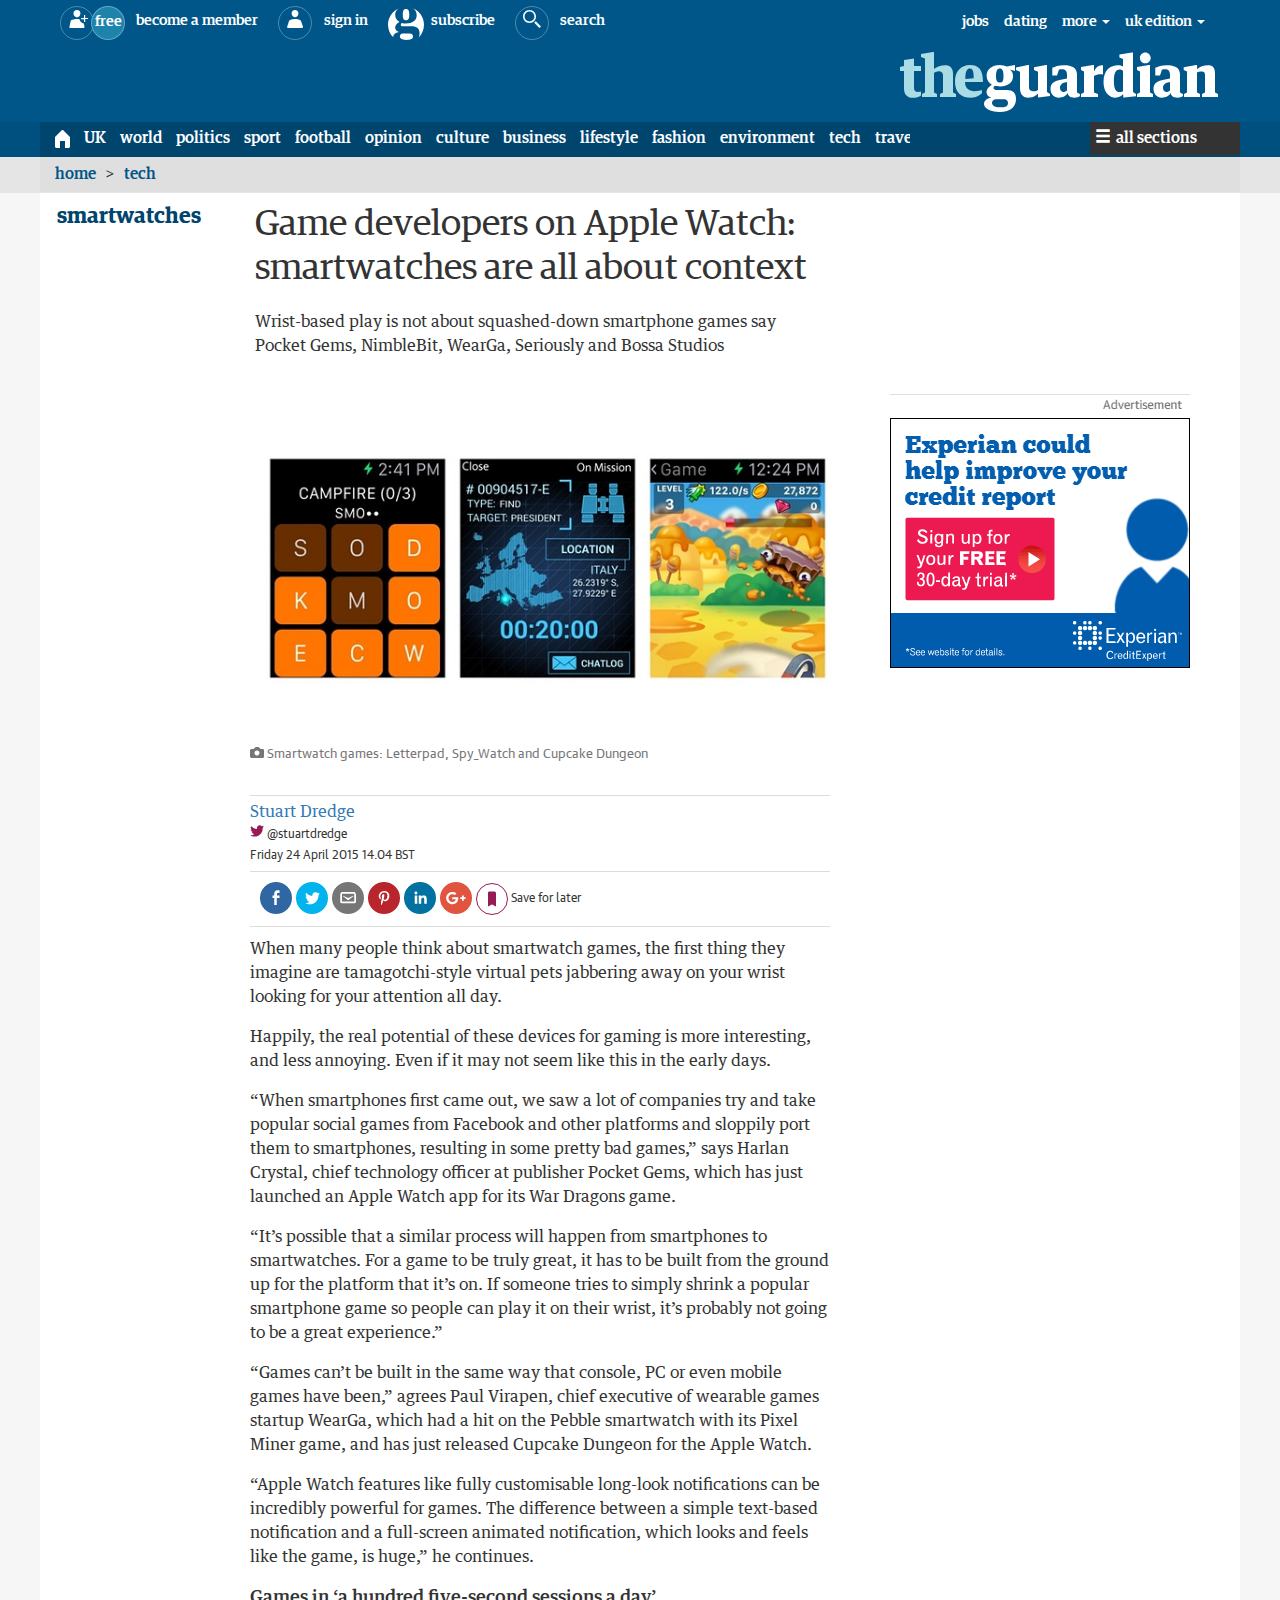
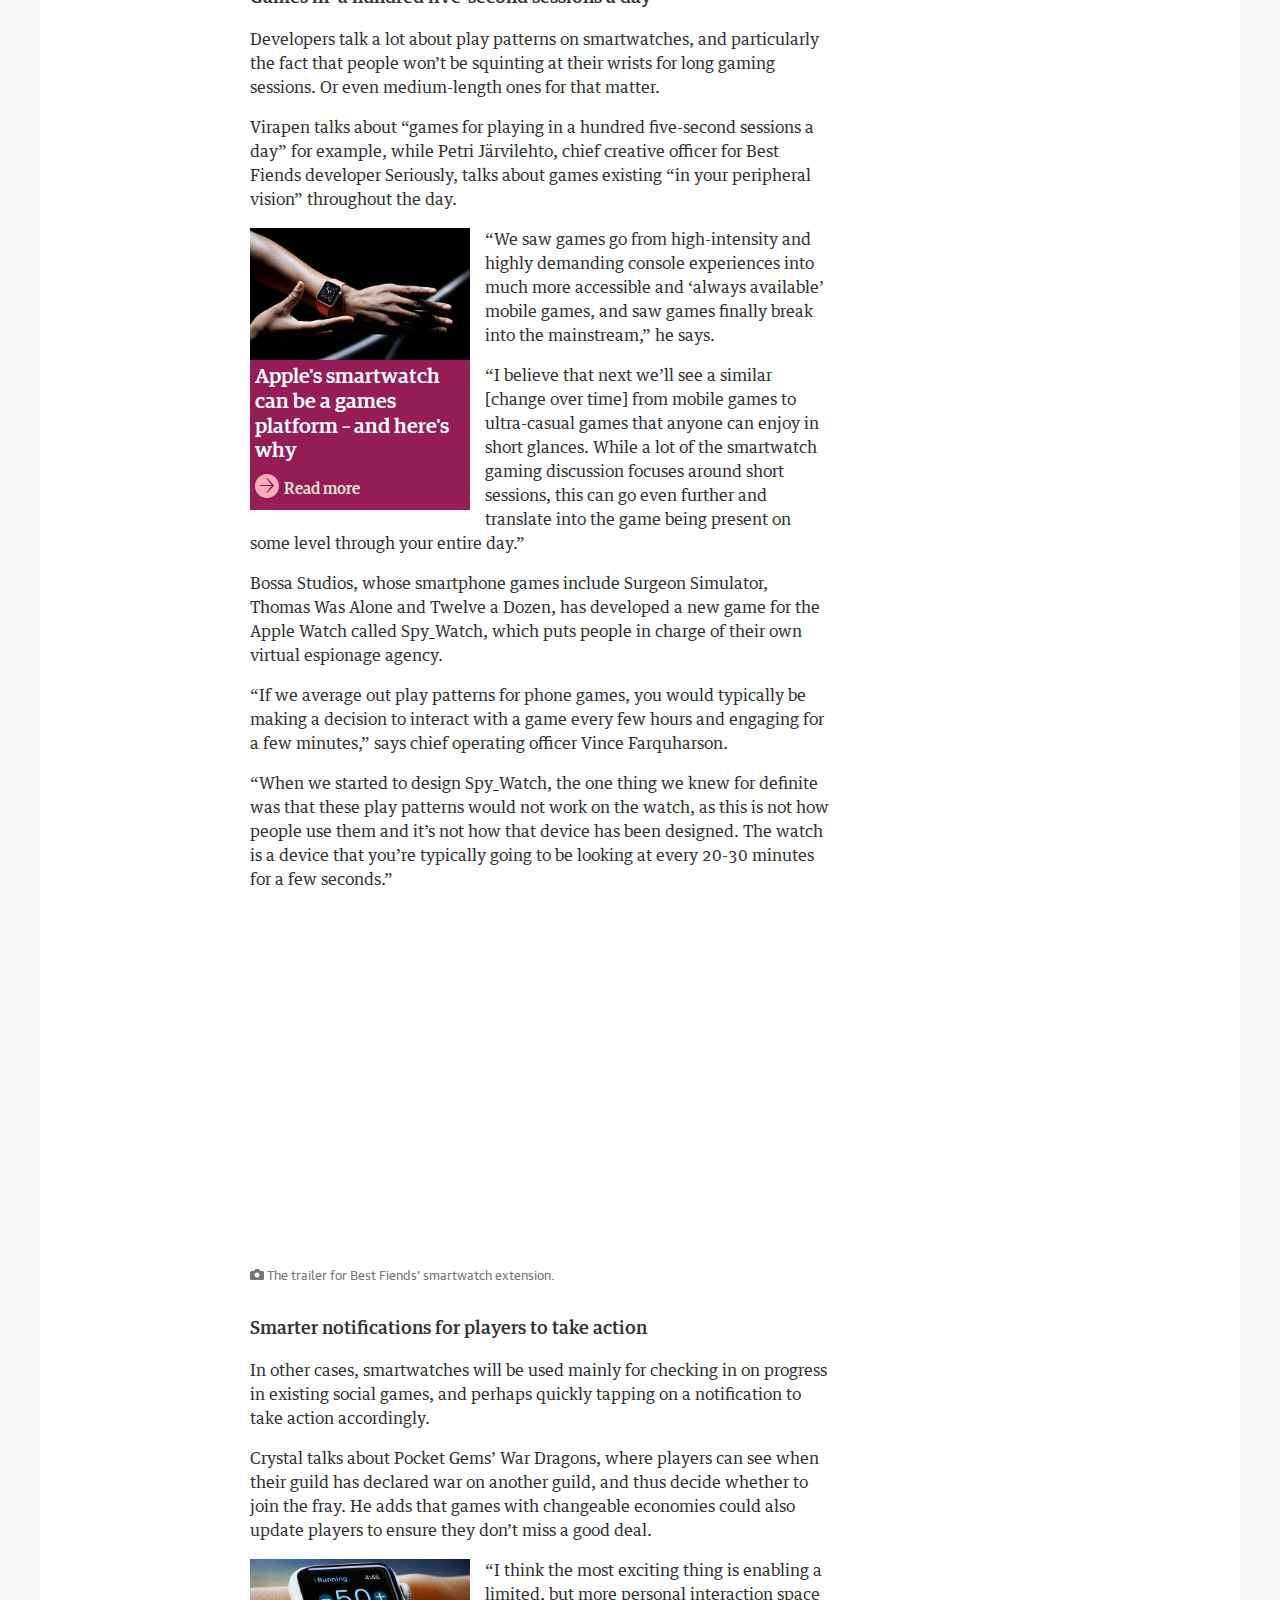
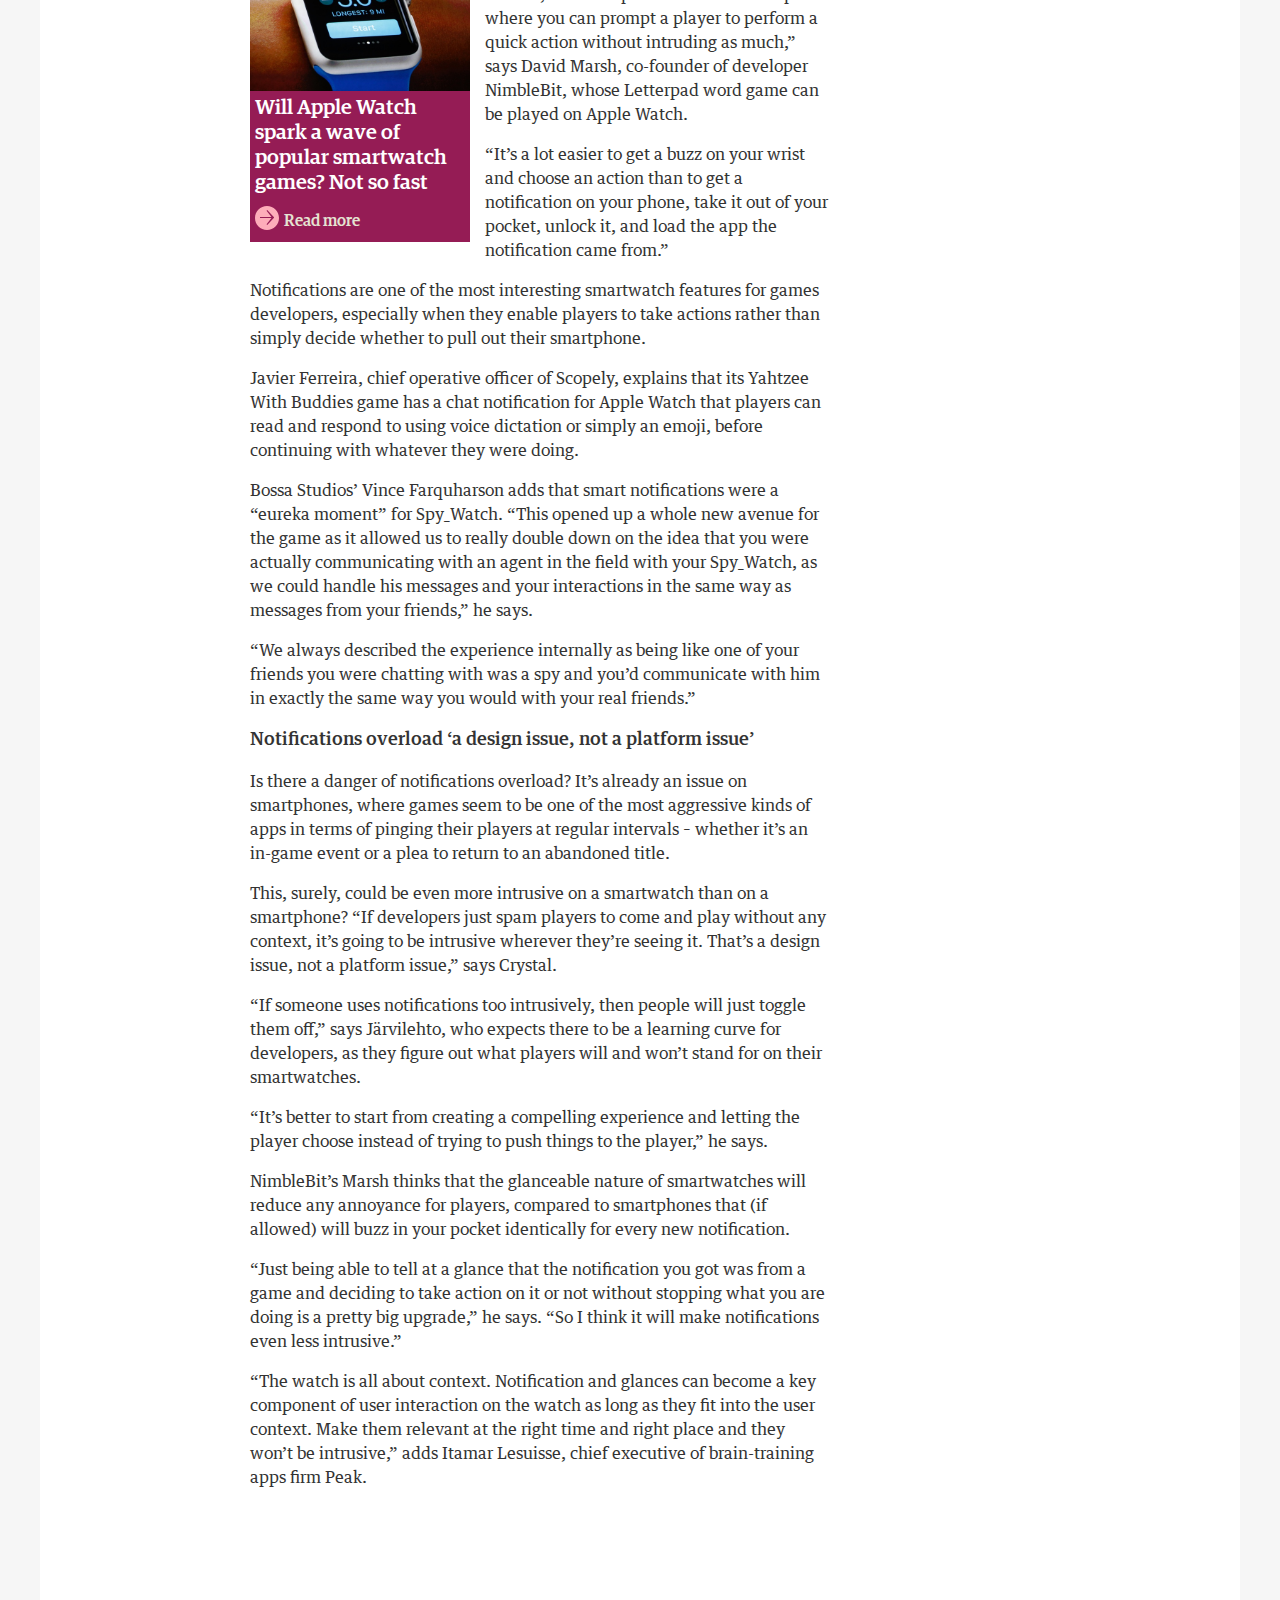
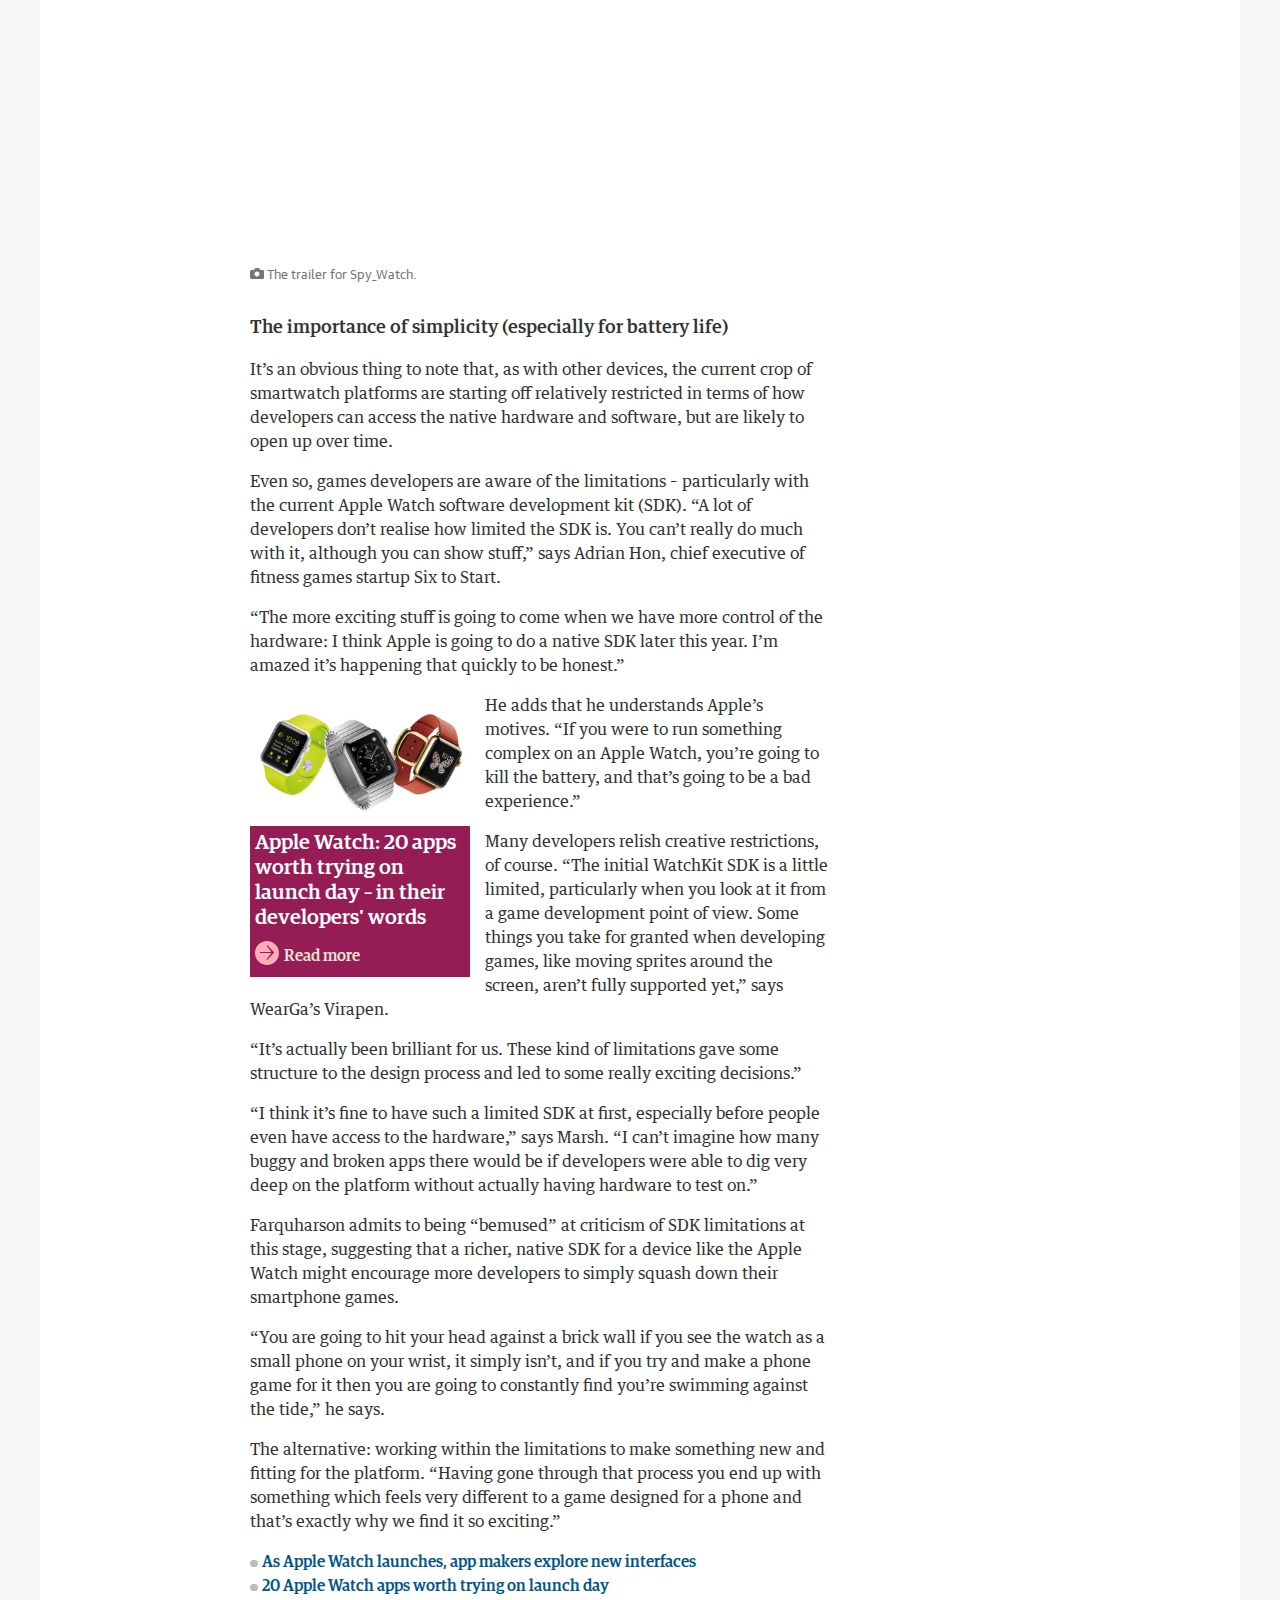
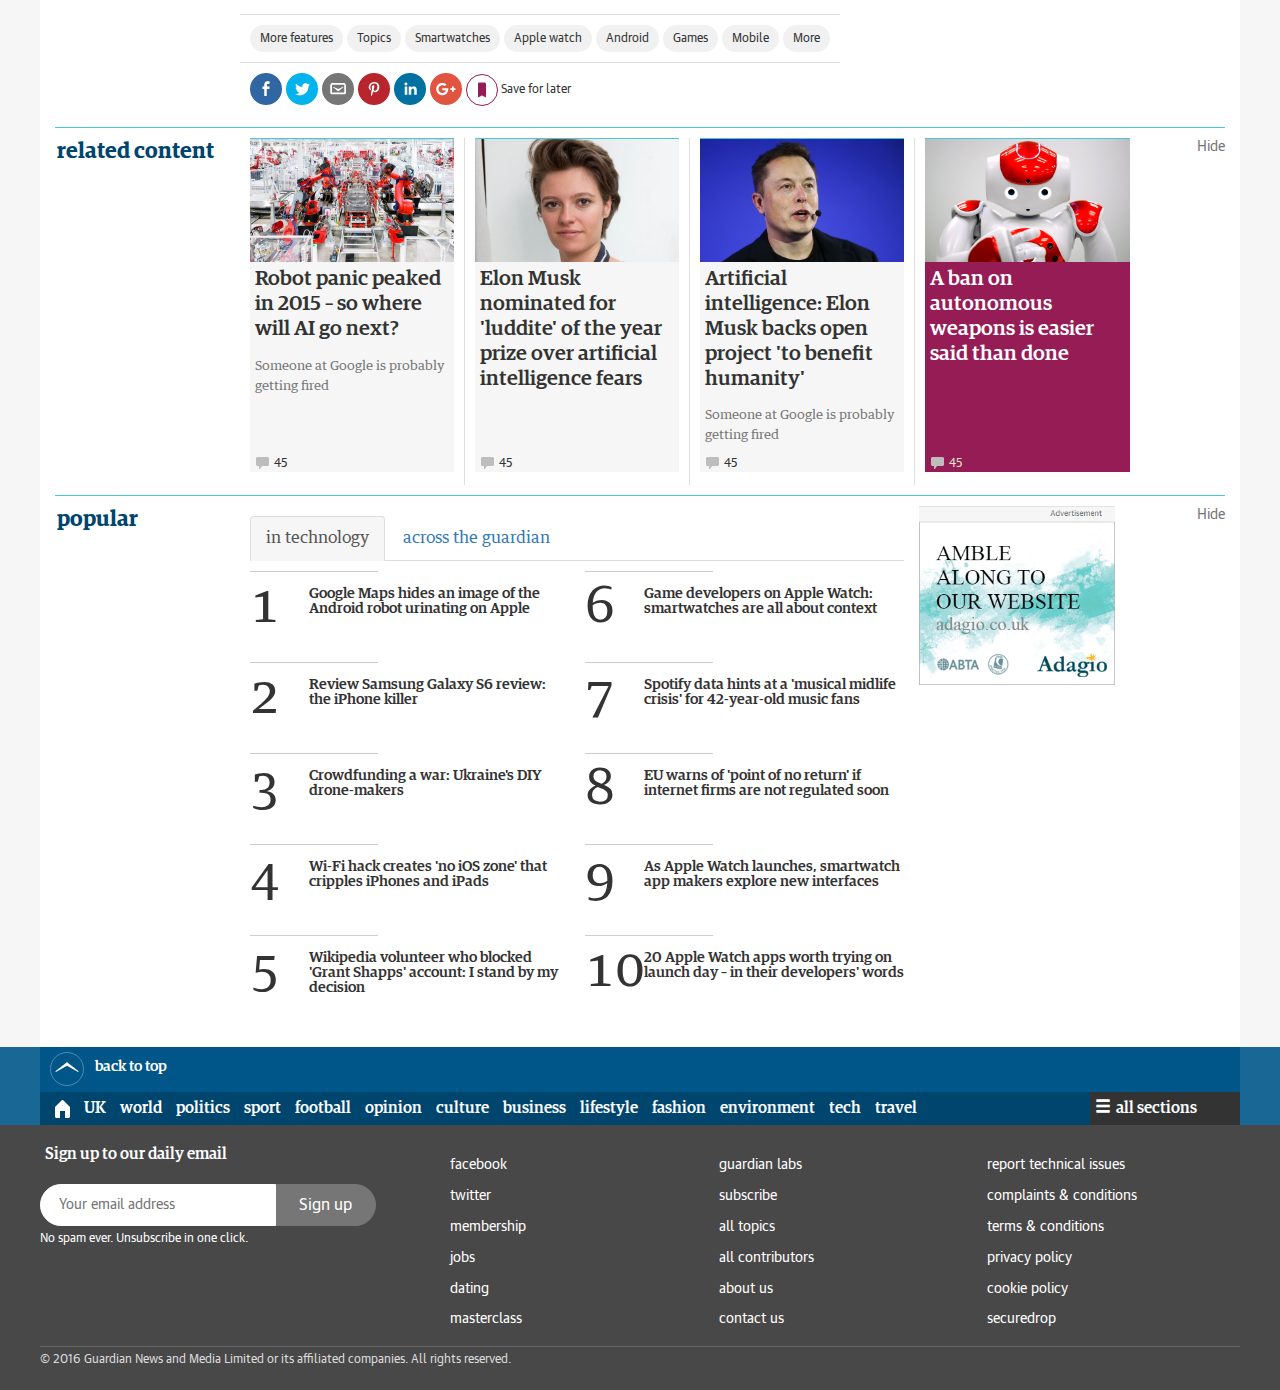
<file: pages/blog.html>
<!DOCTYPE html>
<html lang="en">

<head>
  <meta charset="utf-8">
  <meta http-equiv="X-UA-Compatible" content="IE=edge">
  <meta name="viewport" content="width=device-width, initial-scale=1">
  <meta name="description" content="Wrist-based play is not about squashed-down smartphone games say Pocket Gems, NimbleBit, WearGa, Seriously and Bossa Studios">
  <meta name="keywords" content="Game developers on Apple Watch: smartwatches are all about context">
  <title>Technology | The Guardian | Blog</title>

  <!-- Bootstrap -->
  <!--  <link href="css/bootstrap.css" rel="stylesheet">-->
  <link href="../css/styles.css" rel="stylesheet">

  <!-- HTML5 shim and Respond.js for IE8 support of HTML5 elements and media queries -->
  <!-- WARNING: Respond.js doesn't work if you view the page via file:// -->
  <!--[if lt IE 9]>
        <script src="https://oss.maxcdn.com/html5shiv/3.7.2/html5shiv.min.js"></script>
        <script src="https://oss.maxcdn.com/respond/1.4.2/respond.min.js"></script>
      <![endif]-->


  <body id="top">

    <!--Header-->


    <header>
      <div class="headerContainer headerContainerOne">
        <div class="container-fluid">
          <div class="mainContainer headerNavContentOne">

            <!--Header first navigation row-->
            <div class="headerOneHolder" role="navigation">

              <div class="headerOneLeft">
                <!--Header bar one: left-->
                <div class="headerOneLeftLink">
                  <a href="#">
                    <span class="iconBorder iconRounded">
                        <span class="iconColor">
                          <svg width="22" height="18" viewBox="0 0 22 18"><path fill="#fff" d="M18.6 17.1l-.7.9H4l-.7-.8 1.5-6.6.8-.7C7.3 9.3 9.1 9 11 9c.9 0 1.7.1 2.6.2.1.6.2 1.1.5 1.6.2.5.5.9.9 1.3s.8.7 1.3 1c.5.3 1 .4 1.5.5l.8 3.5zM11 7.4c-.4 0-.8-.1-1.2-.3-.4-.2-.8-.5-1.1-.9-.3-.3-.6-.7-.9-1.2-.2-.5-.3-1-.3-1.6 0-1.1.3-1.9.9-2.5C9 .3 9.9 0 11 0s1.9.3 2.5.9c.6.6.9 1.4.9 2.5 0 .6-.1 1.1-.3 1.6s-.5.9-.8 1.2c-.3.4-.7.6-1.1.8-.4.3-.8.4-1.2.4zm8.2 4.5H18V9.2h-2.8V7.9H18V5h1.2v2.9H22v1.2h-2.8v2.8z"></path></svg>
                        </span>
                    </span>

                    <span class="iconBorder iconRounded iconBackground iconSpan">
                      <span class="iconColor linkColour">free</span>
                    </span>
                    <span class="iconLink linkColour">become a member</span>
                  </a>
                </div>

                <div class="headerOneLeftLink">
                  <a href="#top">
                    <span class="iconBorder iconRounded">
                        <span class="iconColor">
                          <svg width="18" height="18"><path fill="#fff" d="M9 7.3c1.6 0 3.4-1.8 3.4-3.9S11.1 0 9 0 5.6 1.3 5.6 3.4s2 3.9 3.4 3.9zm5.9 3.4l-.9-.8c-1.7-.6-3.1-.9-5-.9s-3.3.3-5 .9l-.9.9L1 17.2l.9.8h14.3l.9-.9-2.2-6.4z"></path></svg>
                        </span>
                    </span>
                    <span class="iconLink linkColour">sign in</span>
                  </a>
                </div>

                <div class="headerOneLeftLink" id="navSubscribe">
                  <a href="#top">
                    <span class="iconBorder iconRounded iconBorderNone">
                        <span class="iconColor">
                          <svg width="36" height="36" viewBox="0 0 36 36"><path d="M21.3 8.8c0-4.9-1.5-5.7-3.3-5.7-1.8 0-3.2.7-3.2 5.7s1.5 5.5 3.2 5.5c1.8-.1 3.3-.6 3.3-5.5m-6.5 18.8c-2.3 0-2.9 1.7-2.9 2.9 0 1.8 1.6 3.4 6.3 3.4 5.3 0 6.8-1.5 6.8-3.4 0-1.7-1.3-2.9-3.4-2.9h-6.8zM10.5 2.4C4.3 5.2 0 11.4 0 18.7c0 4.9 2 9.4 5.2 12.6V31c0-3.2 3.1-4.4 5.9-5-2.6-.6-3.9-2.5-3.9-4.4 0-2.6 2.9-4.8 4.3-5.8l-.2-.1c-2.5-1.4-4.1-3.8-4.1-7 0-2.7 1.2-4.9 3.3-6.3M36 18.8C36 11.4 31.5 5 25.1 2.3c2.1 1.4 3.4 3.5 3.5 6.3l.1.6c0 5.4-4.4 8.2-10.7 8.2-1.6 0-2.7-.1-4.1-.5-.6.4-1.1 1.1-1.1 1.8 0 .9.8 1.6 1.8 1.6h8.8c5.5 0 8.2 2.2 8.2 7.1 0 1.6-.3 3.1-1 4.3 3.3-3.4 5.4-7.9 5.4-12.9"></path></svg>
                        </span>
                    </span>
                    <span class="iconLink linkColour">subscribe</span>
                  </a>
                </div>

                <div class="headerOneLeftLink">
                  <a href="#top">
                    <span class="iconBorder iconRounded">
                      <span class="iconColor">
                        <svg width="18" height="18" viewBox="0 0 18 18"><path d="M6.5 1.6c2.7 0 4.9 2.2 4.9 4.9s-2.2 4.9-4.9 4.9-4.9-2.2-4.9-4.9 2.2-4.9 4.9-4.9m0-1.6C2.9 0 0 2.9 0 6.5S2.9 13 6.5 13 13 10.1 13 6.5 10.1 0 6.5 0zm6.6 11.5l4.9 4.9-1.6 1.6-4.9-4.9v-.8l.8-.8h.8z"></path></svg>
                      </span>
                    </span>
                    <span class="iconLink linkColour">search</span>
                  </a>
                </div>
              </div>


              <div class="headerOneRight">
                <ul class="navbarOne navbar-nav">
                  <li class="navOneLinkLi"><a href="#" class="navOneLink">jobs</a></li>
                  <li class="navOneLinkLi" id="navDating"><a href="#" class="navOneLink">dating</a></li>
                  <li class="navOneLinkLi dropdown">
                    <a href="#" class="navOneLink dropdown-toggle" data-toggle="dropdown" role="button" aria-haspopup="true" aria-expanded="false">more <span class="caret"></span></a>
                    <ul class="dropdown-menu">
                      <li>from the guardian</li>
                      <li><a href="#">masterclasses</a></li>
                    </ul>
                  </li>

                  <li class="navOneLinkLi dropdown">
                    <a href="#" class="navOneLink dropdown-toggle" data-toggle="dropdown" role="button" aria-haspopup="true" aria-expanded="false">uk edition <span class="caret"></span></a>
                    <ul class="dropdown-menu">
                      <li><a href="#">US edition</a></li>
                      <li><a href="#">Australia edition</a></li>
                      <li><a href="#">International</a></li>
                    </ul>
                  </li>
                </ul>

              </div>
            </div>

            <!--theGuardian logo row-->
            <div class="iconGuardianHolder clearfix">
             <div class="headerSmallNav" role="navigation">

               <!--Header small navigation-->

               <!--Header bar one: left-->
               <div class="headerOneLeftLinkTwo">
                 <a href="#">
                   <span class="iconBorder iconRounded">
                     <span class="iconColor">
                       <svg width="22" height="18" viewBox="0 0 22 18"><path fill="#fff" d="M18.6 17.1l-.7.9H4l-.7-.8 1.5-6.6.8-.7C7.3 9.3 9.1 9 11 9c.9 0 1.7.1 2.6.2.1.6.2 1.1.5 1.6.2.5.5.9.9 1.3s.8.7 1.3 1c.5.3 1 .4 1.5.5l.8 3.5zM11 7.4c-.4 0-.8-.1-1.2-.3-.4-.2-.8-.5-1.1-.9-.3-.3-.6-.7-.9-1.2-.2-.5-.3-1-.3-1.6 0-1.1.3-1.9.9-2.5C9 .3 9.9 0 11 0s1.9.3 2.5.9c.6.6.9 1.4.9 2.5 0 .6-.1 1.1-.3 1.6s-.5.9-.8 1.2c-.3.4-.7.6-1.1.8-.4.3-.8.4-1.2.4zm8.2 4.5H18V9.2h-2.8V7.9H18V5h1.2v2.9H22v1.2h-2.8v2.8z"></path></svg>
                     </span>
                   </span>
                 </a>
               </div>

               <div class="headerOneLeftLinkTwo">
                 <a href="#top">
                   <span class="iconBorder iconRounded">
                     <span class="iconColor">
                       <svg width="18" height="18"><path fill="#fff" d="M9 7.3c1.6 0 3.4-1.8 3.4-3.9S11.1 0 9 0 5.6 1.3 5.6 3.4s2 3.9 3.4 3.9zm5.9 3.4l-.9-.8c-1.7-.6-3.1-.9-5-.9s-3.3.3-5 .9l-.9.9L1 17.2l.9.8h14.3l.9-.9-2.2-6.4z"></path></svg>
                     </span>
                   </span>
                 </a>
               </div>

               <div class="headerOneLeftLinkTwo">
                 <a href="#top">
                   <span class="iconBorder iconRounded">
                     <span class="iconColor">
                       <svg width="18" height="18" viewBox="0 0 18 18"><path d="M6.5 1.6c2.7 0 4.9 2.2 4.9 4.9s-2.2 4.9-4.9 4.9-4.9-2.2-4.9-4.9 2.2-4.9 4.9-4.9m0-1.6C2.9 0 0 2.9 0 6.5S2.9 13 6.5 13 13 10.1 13 6.5 10.1 0 6.5 0zm6.6 11.5l4.9 4.9-1.6 1.6-4.9-4.9v-.8l.8-.8h.8z"></path></svg>
                     </span>
                   </span>
                 </a>
               </div>
               <div class="headerOneLeftLinkTwo">
                 <a href="#top">
                   <span class="iconBorder iconRounded">
                     <span class="iconColor">
                       <svg xmlns="http://www.w3.org/2000/svg" width="24" height="18"><circle cx="3" cy="10" r="3" fill="#fff"></circle><circle cx="12" cy="10" r="3" fill="#fff"></circle><circle cx="21" cy="10" r="3" fill="#fff"></circle></svg>
                     </span>
                   </span>
                 </a>
               </div>

             </div>
              <div class="iconGuardianContainer">
                <div class="iconGuardian">
                 <a href="../index.html">
                  <svg viewBox="0 0 320 60">
                    <path fill="#fff" d="M284 45h16v-3l-3-1.5v-20c1.2-.9 2.8-1.1 4.3-1.1 2.8 0 3.7.9 3.7 4.1v17l-3 1.5v3h16v-3l-3-1.5v-19c0-5.7-2.1-8.3-7.1-8.3-4.1 0-8.1 1.5-10.8 4V13h-1l-12.4 2.2v2.7l3.3 1.6v21l-3 1.5v3zM245.3.4c-3 0-5.4 2.4-5.4 5.5 0 3 2.4 5.4 5.4 5.4 2.9 0 5.4-2.4 5.4-5.4-.1-3.1-2.5-5.5-5.4-5.5zM237 15.1v2.8l3 1.6v20.9l-3 1.5V45h16v-3.1l-3-1.5V13.1h-1l-12 2zM223 39c-.7.6-1.7 1.1-3.2 1.1-4 0-5.9-3.3-5.9-10.9 0-8.7 2.4-11.6 5.6-11.6 1.8 0 2.8.6 3.5 1.4v20zm0-24.4c-1.2-.9-3.3-1.4-5-1.4-7.4 0-14.5 4.4-14.5 16.8 0 11.9 7.1 15.7 11.8 15.7 3.8 0 6.4-1.7 7.6-3.4h.3v3.3h.9l11.9-1.4v-2.3l-3-1.8V.6h-1l-12.6 2v2.8l3.6 1.5v7.7zM181 18l3 1.5v20.9l-3 1.5V45h17v-3.1l-4-1.5V24.1c1.8-1.4 4.1-1.9 6.8-1.9.9 0 1.6.2 2.2.3v-9c-.3-.1-.7-.2-1.2-.2-3.3 0-6 2.2-7.8 6.2V13h-1l-12 2v3zm-19.3-.8c3.9 0 5.3 2 5.3 5.9v3.5l-6.1 1.1c-5.9 1.1-10.4 2.9-10.4 9.3 0 5.1 3.5 8.7 8.3 8.7 3.8 0 7.4-1.7 8.7-4.4h.3c.5 3.3 3.3 4.4 6.4 4.4 2.4 0 4.8-.6 5.7-1.6v-2l-2.9-1.5v-18c0-7-5.2-9.4-13.3-9.4-5.3 0-8.6 1.3-11.4 2.6v7.8h4.7l2-6c1.1-.4 2.3-.4 2.7-.4zm2.3 22.9c-1.9 0-4-1.1-4-4.6 0-2.4 2.4-4.7 4.8-5l2.2-.5v8.5s-1.9 1.6-3 1.6zm100.7-22.9c3.9 0 5.3 2 5.3 5.9v3.5l-6.1 1.1c-5.9 1.1-10.4 2.9-10.4 9.3 0 5.1 3.5 8.7 8.3 8.7 3.8 0 7.4-1.7 8.7-4.4h.3c.5 3.3 3.3 4.4 6.4 4.4 2.4 0 4.8-.6 5.7-1.6v-2l-2.9-1.5v-18c0-7-5.2-9.4-13.3-9.4-5.3 0-8.6 1.3-11.4 2.6v7.8h4.7l2-6c1.1-.4 2.3-.4 2.7-.4zm2.3 22.9c-1.9 0-4-1.1-4-4.6 0-2.4 2.4-4.7 4.8-5l2.2-.5v8.5s-1.9 1.6-3 1.6zm-138.7 5.6c.4 0 .9 0 1.3-.1 3.5-.3 6.7-2 8.4-4.2v4.1l12-1.5v-2l-3-2V13h-1l-12 2.3V18l4 1.7V38c-1.1.8-2.4 1.3-4.2 1.3-2.5 0-4.8-.8-4.8-4.3V13h-1l-12 2.5v2.6l4 1.6V36c0 5.4 2.2 9.7 8.3 9.7zM96 38c-1.2 0-2.5-.8-2.5-1.9 0-.8.6-1.7 1.4-2.3 1.6.5 3 .6 5 .6 7.8 0 13.2-3.7 13.2-10.4 0-3-1.3-4.6-3.2-6.4L115 19v-6l-8.2 1.6c-1.9-.7-4.5-1.6-7-1.6-7.8 0-13.2 4.1-13.2 10.8 0 4.1 2 7.1 5 8.8l.2.2c-1.7 1.2-5.3 4-5.3 7.2 0 2.4 1.5 4.8 4.8 5.5-3.4.8-7.3 2.5-7.3 6.5 0 4.1 5.9 8 15.5 8 11.8 0 16.5-5.7 16.5-13 0-6.1-2.8-9-9.5-9H96zm7.5-14c0 5.7-1.3 6.5-3.5 6.5s-4-.8-4-6.5c0-5.8 1.8-7.5 4-7.5s3.5 2 3.5 7.5zM92 50.9c.1-1.5 1.1-3.4 3.7-3.6h8.6c2.5 0 3.7 2 3.7 3.6 0 3.2-2 4.4-8.3 4.4-5.5 0-7.8-2.2-7.7-4.4z"></path>
                    <path fill="#AADCE6" d="M83 30c0-13-5.1-16.9-13-16.9-9 0-15 6.2-15 16.4 0 10.5 5.5 16.2 15.8 16.2 5.6 0 9.7-2.7 11.2-4.7v-3c-2.1.7-3.9 1.2-7.7 1.2-5.6 0-9.3-3.2-9.3-9.2h18zM69.9 16.6c2.5 0 3.8 1.8 3.8 9.6l-8.4.7c.1-7.9 1.8-10.3 4.6-10.3zM37 45v-3l-3-1.5V21c1.2-.9 3.2-1.7 4.8-1.7 2.8 0 4.3 1.6 4.2 4.2v17L40 42v3h16v-3l-3-1.5v-19c0-5.7-3.3-8.3-7.7-8.3-4.1 0-8.6 1.3-11.3 3.8V0h-1L21 2v3l4 1.5v34L22 42v3h15zM4 36.4c0 5.7 2.8 9.3 8.9 9.3 3.1 0 6.2-.8 8.1-2.3v-3.8c-.8.3-1.9.5-2.9.5-2.9 0-4.1-1.6-4.1-4.6V19h7v-5h-7V6.5L4 8v6l-4 1v4h4v17.4z"></path>
                   </svg></a>
                </div>
              </div>
            </div>
          </div>
        </div>
      </div>


      <div class="headerContainer headerContainerTwo">
        <div class="container-fluid">
          <div class="mainContainer headerNavContentTwo">

            <!--Header second navigation-->
            <div class="navOverflow">
              <div class="headerNavScroll">
                <nav class="navContainerHeader">
                  <ul class="navListOrder">
                    <li>
                      <a href="../index.html"><img src="../images/site_images/home.png" title="Back to homepage" alt="Home button"></a>
                    </li>
                    <li><a href="#" class="navLinks">UK</a></li>
                    <li><a href="#" class="navLinks">world</a></li>
                    <li><a href="#" class="navLinks">politics</a></li>
                    <li><a href="#" class="navLinks">sport</a></li>
                    <li><a href="#" class="navLinks">football</a></li>
                    <li><a href="#" class="navLinks">opinion</a></li>
                    <li><a href="#" class="navLinks">culture</a></li>
                    <li><a href="#" class="navLinks">business</a></li>
                    <li><a href="#" class="navLinks">lifestyle</a></li>
                    <li><a href="#" class="navLinks">fashion</a></li>
                    <li><a href="#" class="navLinks">environment</a></li>
                    <li><a href="#" class="navLinks">tech</a></li>
                    <li><a href="#" class="navLinks">travel</a></li>
                  </ul>
                </nav>
              </div>
            </div>

            <div class="allNavSectionsHeader"><a href="#" class="navLinks"><span class="glyphicon glyphicon-menu-hamburger"></span>all sections</a></div>
          </div>
        </div>
      </div>

      <div class="headerContainer headerContainerThree">
        <div class="container-fluid">
          <div class="mainContainer headerNavContentThree">
            <div class="headerNavThree clearfix">
              <nav>
                <ul class="headerNavThreeUnstyled">
                  <li><a href="../index.html" class="headerThreeStyling">home</a></li>
                  <li><span>&gt; </span><a href="#" class="headerThreeStyling">tech</a></li>
                </ul>
              </nav>
            </div>
          </div>
        </div>
      </div>
    </header>



    <!--HEADER SMALL-->

    <header id="hiddenNav">
        <div  class="container-fluid">
          <div class="mainContainer headerNavContentOne">

            <!--theGuardian hidden navigation row-->
            <div class="headerOneHolderScroll" role="navigation">
              <div class="iconGuardianHolderScroll ">
                <div class="headerSmallNavScroll" role="navigation">

                  <!--Header small navigation-->

                  <!--Header bar one: left-->
                  <div class="headerOneLeftLinkTwo">
                    <a href="#">
                      <span class="iconBorder iconRounded">
                        <span class="iconColor">
                          <svg width="22" height="18" viewBox="0 0 22 18"><path fill="#fff" d="M18.6 17.1l-.7.9H4l-.7-.8 1.5-6.6.8-.7C7.3 9.3 9.1 9 11 9c.9 0 1.7.1 2.6.2.1.6.2 1.1.5 1.6.2.5.5.9.9 1.3s.8.7 1.3 1c.5.3 1 .4 1.5.5l.8 3.5zM11 7.4c-.4 0-.8-.1-1.2-.3-.4-.2-.8-.5-1.1-.9-.3-.3-.6-.7-.9-1.2-.2-.5-.3-1-.3-1.6 0-1.1.3-1.9.9-2.5C9 .3 9.9 0 11 0s1.9.3 2.5.9c.6.6.9 1.4.9 2.5 0 .6-.1 1.1-.3 1.6s-.5.9-.8 1.2c-.3.4-.7.6-1.1.8-.4.3-.8.4-1.2.4zm8.2 4.5H18V9.2h-2.8V7.9H18V5h1.2v2.9H22v1.2h-2.8v2.8z"></path></svg>
                        </span>
                      </span>
                    </a>
                  </div>

                  <div class="headerOneLeftLinkTwo">
                    <a href="#top">
                      <span class="iconBorder iconRounded">
                        <span class="iconColor">
                          <svg width="18" height="18"><path fill="#fff" d="M9 7.3c1.6 0 3.4-1.8 3.4-3.9S11.1 0 9 0 5.6 1.3 5.6 3.4s2 3.9 3.4 3.9zm5.9 3.4l-.9-.8c-1.7-.6-3.1-.9-5-.9s-3.3.3-5 .9l-.9.9L1 17.2l.9.8h14.3l.9-.9-2.2-6.4z"></path></svg>
                        </span>
                      </span>
                    </a>
                  </div>

                  <div class="headerOneLeftLinkTwo">
                    <a href="#top">
                      <span class="iconBorder iconRounded">
                        <span class="iconColor">
                          <svg width="18" height="18" viewBox="0 0 18 18"><path d="M6.5 1.6c2.7 0 4.9 2.2 4.9 4.9s-2.2 4.9-4.9 4.9-4.9-2.2-4.9-4.9 2.2-4.9 4.9-4.9m0-1.6C2.9 0 0 2.9 0 6.5S2.9 13 6.5 13 13 10.1 13 6.5 10.1 0 6.5 0zm6.6 11.5l4.9 4.9-1.6 1.6-4.9-4.9v-.8l.8-.8h.8z"></path></svg>
                        </span>
                      </span>
                    </a>

                  </div>
                  <div class="headerOneLeftLinkTwo">
                    <a href="#top">
                      <span class="iconBorder iconRounded">
                        <span class="iconColor">
                          <svg xmlns="http://www.w3.org/2000/svg" width="24" height="18"><circle cx="3" cy="10" r="3" fill="#fff"></circle><circle cx="12" cy="10" r="3" fill="#fff"></circle><circle cx="21" cy="10" r="3" fill="#fff"></circle></svg>
                        </span>
                      </span>
                    </a>
                  </div>

                </div>
                <div class="iconGuardianContainerScroll">
                  <div class="iconGuardianScroll">
                    <a href="../index.html">
                    <svg viewBox="0 0 320 60">
                      <path fill="#fff" d="M284 45h16v-3l-3-1.5v-20c1.2-.9 2.8-1.1 4.3-1.1 2.8 0 3.7.9 3.7 4.1v17l-3 1.5v3h16v-3l-3-1.5v-19c0-5.7-2.1-8.3-7.1-8.3-4.1 0-8.1 1.5-10.8 4V13h-1l-12.4 2.2v2.7l3.3 1.6v21l-3 1.5v3zM245.3.4c-3 0-5.4 2.4-5.4 5.5 0 3 2.4 5.4 5.4 5.4 2.9 0 5.4-2.4 5.4-5.4-.1-3.1-2.5-5.5-5.4-5.5zM237 15.1v2.8l3 1.6v20.9l-3 1.5V45h16v-3.1l-3-1.5V13.1h-1l-12 2zM223 39c-.7.6-1.7 1.1-3.2 1.1-4 0-5.9-3.3-5.9-10.9 0-8.7 2.4-11.6 5.6-11.6 1.8 0 2.8.6 3.5 1.4v20zm0-24.4c-1.2-.9-3.3-1.4-5-1.4-7.4 0-14.5 4.4-14.5 16.8 0 11.9 7.1 15.7 11.8 15.7 3.8 0 6.4-1.7 7.6-3.4h.3v3.3h.9l11.9-1.4v-2.3l-3-1.8V.6h-1l-12.6 2v2.8l3.6 1.5v7.7zM181 18l3 1.5v20.9l-3 1.5V45h17v-3.1l-4-1.5V24.1c1.8-1.4 4.1-1.9 6.8-1.9.9 0 1.6.2 2.2.3v-9c-.3-.1-.7-.2-1.2-.2-3.3 0-6 2.2-7.8 6.2V13h-1l-12 2v3zm-19.3-.8c3.9 0 5.3 2 5.3 5.9v3.5l-6.1 1.1c-5.9 1.1-10.4 2.9-10.4 9.3 0 5.1 3.5 8.7 8.3 8.7 3.8 0 7.4-1.7 8.7-4.4h.3c.5 3.3 3.3 4.4 6.4 4.4 2.4 0 4.8-.6 5.7-1.6v-2l-2.9-1.5v-18c0-7-5.2-9.4-13.3-9.4-5.3 0-8.6 1.3-11.4 2.6v7.8h4.7l2-6c1.1-.4 2.3-.4 2.7-.4zm2.3 22.9c-1.9 0-4-1.1-4-4.6 0-2.4 2.4-4.7 4.8-5l2.2-.5v8.5s-1.9 1.6-3 1.6zm100.7-22.9c3.9 0 5.3 2 5.3 5.9v3.5l-6.1 1.1c-5.9 1.1-10.4 2.9-10.4 9.3 0 5.1 3.5 8.7 8.3 8.7 3.8 0 7.4-1.7 8.7-4.4h.3c.5 3.3 3.3 4.4 6.4 4.4 2.4 0 4.8-.6 5.7-1.6v-2l-2.9-1.5v-18c0-7-5.2-9.4-13.3-9.4-5.3 0-8.6 1.3-11.4 2.6v7.8h4.7l2-6c1.1-.4 2.3-.4 2.7-.4zm2.3 22.9c-1.9 0-4-1.1-4-4.6 0-2.4 2.4-4.7 4.8-5l2.2-.5v8.5s-1.9 1.6-3 1.6zm-138.7 5.6c.4 0 .9 0 1.3-.1 3.5-.3 6.7-2 8.4-4.2v4.1l12-1.5v-2l-3-2V13h-1l-12 2.3V18l4 1.7V38c-1.1.8-2.4 1.3-4.2 1.3-2.5 0-4.8-.8-4.8-4.3V13h-1l-12 2.5v2.6l4 1.6V36c0 5.4 2.2 9.7 8.3 9.7zM96 38c-1.2 0-2.5-.8-2.5-1.9 0-.8.6-1.7 1.4-2.3 1.6.5 3 .6 5 .6 7.8 0 13.2-3.7 13.2-10.4 0-3-1.3-4.6-3.2-6.4L115 19v-6l-8.2 1.6c-1.9-.7-4.5-1.6-7-1.6-7.8 0-13.2 4.1-13.2 10.8 0 4.1 2 7.1 5 8.8l.2.2c-1.7 1.2-5.3 4-5.3 7.2 0 2.4 1.5 4.8 4.8 5.5-3.4.8-7.3 2.5-7.3 6.5 0 4.1 5.9 8 15.5 8 11.8 0 16.5-5.7 16.5-13 0-6.1-2.8-9-9.5-9H96zm7.5-14c0 5.7-1.3 6.5-3.5 6.5s-4-.8-4-6.5c0-5.8 1.8-7.5 4-7.5s3.5 2 3.5 7.5zM92 50.9c.1-1.5 1.1-3.4 3.7-3.6h8.6c2.5 0 3.7 2 3.7 3.6 0 3.2-2 4.4-8.3 4.4-5.5 0-7.8-2.2-7.7-4.4z"></path>
                      <path fill="#AADCE6" d="M83 30c0-13-5.1-16.9-13-16.9-9 0-15 6.2-15 16.4 0 10.5 5.5 16.2 15.8 16.2 5.6 0 9.7-2.7 11.2-4.7v-3c-2.1.7-3.9 1.2-7.7 1.2-5.6 0-9.3-3.2-9.3-9.2h18zM69.9 16.6c2.5 0 3.8 1.8 3.8 9.6l-8.4.7c.1-7.9 1.8-10.3 4.6-10.3zM37 45v-3l-3-1.5V21c1.2-.9 3.2-1.7 4.8-1.7 2.8 0 4.3 1.6 4.2 4.2v17L40 42v3h16v-3l-3-1.5v-19c0-5.7-3.3-8.3-7.7-8.3-4.1 0-8.6 1.3-11.3 3.8V0h-1L21 2v3l4 1.5v34L22 42v3h15zM4 36.4c0 5.7 2.8 9.3 8.9 9.3 3.1 0 6.2-.8 8.1-2.3v-3.8c-.8.3-1.9.5-2.9.5-2.9 0-4.1-1.6-4.1-4.6V19h7v-5h-7V6.5L4 8v6l-4 1v4h4v17.4z"></path>
                      </svg></a>
                  </div>
                </div>
              </div>
            </div>
          </div>
        </div>
    </header>

    <!--END OF HEADER-->

    <!--START OF MAIN SECTIONS-->

    <!--Wrapper div-->
    <div class="mainContainer">

      <!--Container-->
      <div class="container-fluid">

        <!--Section 1: Header-->

        <section>

          <!--Main section-->
          <div class="row">

            <div class="col-sm-12 col-lg-2 ">
              <div class="row equal gutter">
                <div class="col-sm-12">
                  <div class="sectionHeader">
                    <h5>smartwatches</h5></div>
                </div>
              </div>
            </div>

            <div class="col-xs-12 col-md-8 col-lg-6">

              <!--Section 1: Row 1-->

              <div><h1>Game developers on Apple Watch: smartwatches are all about context</h1></div>
              <div class="blogHeaderPara"><p>Wrist-based play is not about squashed-down smartphone games say Pocket Gems, NimbleBit, WearGa, Seriously and Bossa Studios</p></div>

            </div>

            <!--Right side panel-->

            <div class="col-xs-2 col-md-4 col-lg-4"></div>
          </div>

        </section>


        <!--Section 1: Main article-->

        <section class="sectionBorder">

          <!--Main section-->
          <div class="row">

            <div class="col-lg-2 col-xs-10">
              <div class="row equal gutter">
                <div class="col-sm-12">
                  <div class="sectionHeader"></div>
                </div>
              </div>
            </div>

            <div id="panel" class="col-lg-6 col-xs-12">

              <!--Section 1: Row 1-->

              <div class="row equal gutter">
                <div class="col-sm-12">
                  <article>
                   <div>
                    <figure>
                     <img src="../images/blog-section/01_header.jpeg" class="img-responsive">
                      <figcaption class="imgCaption"> Smartwatch games: Letterpad, Spy_Watch and Cupcake Dungeon</figcaption>
                     </figure>
                   </div>
                   <div class="authorBlock">
                     <div><a href="#">Stuart Dredge</a></div>
                     <div class="blogNavLink">
                       <span class="twitterLogo"><svg width="14" height="14" viewBox="-298 390 14 14"><path d="M-284 392.6c-.5.2-1.1.4-1.6.5.6-.4 1-.9 1.3-1.6-.6.3-1.2.6-1.8.7-.5-.6-1.3-.9-2.1-.9-1.6 0-2.9 1.3-2.9 2.9 0 .2 0 .4.1.7-2.4-.1-4.5-1.3-5.9-3-.2.4-.4.9-.4 1.4 0 1 .5 1.9 1.3 2.4-.5 0-.9-.1-1.3-.4 0 1.4 1 2.6 2.3 2.8-.2.1-.5.1-.8.1-.2 0-.4 0-.5-.1.4 1.1 1.4 2 2.7 2-1 .8-2.2 1.2-3.6 1.2h-.7c1.3.8 2.8 1.3 4.4 1.3 5.3 0 8.2-4.4 8.2-8.2v-.4c.3-.2.8-.8 1.3-1.4"></path></svg></span>
                        @stuartdredge</div>
                     <div><a href="#" class="blogNavLink">Friday 24 April 2015 14.04 BST</a></div>
                    </div>
                    <div class="blogNavBar">
                      <nav class="blogNavContainer">
                        <ul class="socialMediaListOrder">
                          <li><a href="#" class="socialMediaNav"><img src="../images/site_images/facebook.png" title="Facebook" alt="Facebook"></a></li>
                          <li><a href="#" class="socialMediaNav"><img src="../images/site_images/twitter.png" title="Twitter" alt="Twitter"></a></li>
                          <li><a href="#" class="socialMediaNav"><img src="../images/site_images/email.png" title="Email" alt="Email"></a></li>
                          <li><a href="#" class="socialMediaNav"><img src="../images/site_images/pinterest.png" title="Pinterest" alt="Pinterest"></a></li>
                          <li><a href="#" class="socialMediaNav"><img src="../images/site_images/linkin.png" title="LinkedIn" alt="LinkedIn"></a></li>
                          <li><a href="#" class="socialMediaNav"><img src="../images/site_images/gplus.png" title="Google Plus" alt="Google Plus"></a></li>
                          <li><a href="#" class="socialMediaNav blogNavLink"><img src="../images/site_images/save_later.png" title="Save for later" alt="Save for later"> Save for later</a></li>
                        </ul>
                      </nav>
                    </div>


                    <div class="blogNavBar">
                      <p>When many people think about smartwatch games, the first thing they imagine are tamagotchi-style virtual pets jabbering away on your wrist looking for your attention all day.</p>

                      <p>Happily, the real potential of these devices for gaming is more interesting, and less annoying. Even if it may not seem like this in the early days.</p>

                      <p>“When smartphones first came out, we saw a lot of companies try and take popular social games from Facebook and other platforms and sloppily port them to smartphones, resulting in some pretty bad games,” says Harlan Crystal, chief technology officer at publisher Pocket Gems, which has just launched an Apple Watch app for its War Dragons game.</p>

                      <p>“It’s possible that a similar process will happen from smartphones to smartwatches. For a game to be truly great, it has to be built from the ground up for the platform that it’s on. If someone tries to simply shrink a popular smartphone game so people can play it on their wrist, it’s probably not going to be a great experience.”</p>

                      <p>“Games can’t be built in the same way that console, PC or even mobile games have been,” agrees Paul Virapen, chief executive of wearable games startup WearGa, which had a hit on the Pebble smartwatch with its Pixel Miner game, and has just released Cupcake Dungeon for the Apple Watch.</p>

                      <p>“Apple Watch features like fully customisable long-look notifications can be incredibly powerful for games. The difference between a simple text-based notification and a full-screen animated notification, which looks and feels like the game, is huge,” he continues.</p>

                      <p class="paraHeader" role="heading">Games in ‘a hundred five-second sessions a day’</p>

                      <p>Developers talk a lot about play patterns on smartwatches, and particularly the fact that people won’t be squinting at their wrists for long gaming sessions. Or even medium-length ones for that matter.</p>

                      <p>Virapen talks about “games for playing in a hundred five-second sessions a day” for example, while Petri Järvilehto, chief creative officer for Best Fiends developer Seriously, talks about games existing “in your peripheral vision” throughout the day.</p>

                      <aside class="blogAside blogBox">
                        <div><img src="../images/blog-section/blog-watch.jpeg" class="img-responsive mainImage" alt="News image"></div>
                        <div><h3><a href="#"  class="headerLinkThree">Apple's smartwatch can be a games platform – and here's why</a></h3></div>
                        <div><span class="sideBlogArrow"><svg width="24" height="24" viewBox="0 0 24 24"><path d="m12 0c-6.627 0-12 5.373-12 12 0 6.627 5.373 12 12 12 6.627 0 12-5.373 12-12 0-6.627-5.373-12-12-12m.21 19l-.637-.668 4.888-6.326h-11.465v-1.01h11.465l-4.888-6.333.637-.668 6.79 7.158v.685l-6.79 7.157"></path></svg></span></div>
                        <div class="blogAsideLink"><h4><a href="#" class="headerLinkTwo blogAsideLink">Read more</a></h4></div>
                      </aside>

                      <p>“We saw games go from high-intensity and highly demanding console experiences into much more accessible and ‘always available’ mobile games, and saw games finally break into the mainstream,” he says.</p>

                      <p>“I believe that next we’ll see a similar [change over time] from mobile games to ultra-casual games that anyone can enjoy in short glances. While a lot of the smartwatch gaming discussion focuses around short sessions, this can go even further and translate into the game being present on some level through your entire day.”</p>

                      <p>Bossa Studios, whose smartphone games include Surgeon Simulator, Thomas Was Alone and Twelve a Dozen, has developed a new game for the Apple Watch called Spy_Watch, which puts people in charge of their own virtual espionage agency.</p>

                      <p>“If we average out play patterns for phone games, you would typically be making a decision to interact with a game every few hours and engaging for a few minutes,” says chief operating officer Vince Farquharson.</p>

                      <p>“When we started to design Spy_Watch, the one thing we knew for definite was that these play patterns would not work on the watch, as this is not how people use them and it’s not how that device has been designed. The watch is a device that you’re typically going to be looking at every 20-30 minutes for a few seconds.”</p>

                      <figure>
                        <div class="videoContainer">
                          <iframe src="https://www.youtube.com/embed/CMiRedrNV98?wmode=opaque&amp;feature=oembed" frameborder="0"></iframe>
                        </div>
                        <figcaption class="imgCaption">
                          The trailer for Best Fiends’ smartwatch extension.
                        </figcaption>
                      </figure>

                      <p class="paraHeader" role="heading">Smarter notifications for players to take action</p>

                      <p>In other cases, smartwatches will be used mainly for checking in on progress in existing social games, and perhaps quickly tapping on a notification to take action accordingly.</p>

                      <p>Crystal talks about Pocket Gems’ War Dragons, where players can see when their guild has declared war on another guild, and thus decide whether to join the fray. He adds that games with changeable economies could also update players to ensure they don’t miss a good deal.</p>

                      <aside class="blogAside blogBox">
                        <div><img src="../images/blog-section/blog-apple.jpeg" class="img-responsive mainImage" alt="News image"></div>
                        <div><h3><a href="#" class="headerLinkThree">Will Apple Watch spark a wave of popular smartwatch games? Not so fast</a></h3></div>
                        <div><span class="sideBlogArrow"><svg width="24" height="24" viewBox="0 0 24 24"><path d="m12 0c-6.627 0-12 5.373-12 12 0 6.627 5.373 12 12 12 6.627 0 12-5.373 12-12 0-6.627-5.373-12-12-12m.21 19l-.637-.668 4.888-6.326h-11.465v-1.01h11.465l-4.888-6.333.637-.668 6.79 7.158v.685l-6.79 7.157"></path></svg></span></div>
                        <div class="blogAsideLink"><h4><a href="#" class="headerLinkTwo blogAsideLink">Read more</a></h4></div>
                      </aside>


                      <p>“I think the most exciting thing is enabling a limited, but more personal interaction space where you can prompt a player to perform a quick action without intruding as much,” says David Marsh, co-founder of developer NimbleBit, whose Letterpad word game can be played on Apple Watch.</p>

                      <p>“It’s a lot easier to get a buzz on your wrist and choose an action than to get a notification on your phone, take it out of your pocket, unlock it, and load the app the notification came from.”</p>

                      <p>Notifications are one of the most interesting smartwatch features for games developers, especially when they enable players to take actions rather than simply decide whether to pull out their smartphone.</p>

                      <p>Javier Ferreira, chief operative officer of Scopely, explains that its Yahtzee With Buddies game has a chat notification for Apple Watch that players can read and respond to using voice dictation or simply an emoji, before continuing with whatever they were doing.</p>

                      <p>Bossa Studios’ Vince Farquharson adds that smart notifications were a “eureka moment” for Spy_Watch. “This opened up a whole new avenue for the game as it allowed us to really double down on the idea that you were actually communicating with an agent in the field with your Spy_Watch, as we could handle his messages and your interactions in the same way as messages from your friends,” he says.</p>

                      <p>“We always described the experience internally as being like one of your friends you were chatting with was a spy and you’d communicate with him in exactly the same way you would with your real friends.”</p>

                      <p class="paraHeader" role="heading">Notifications overload ‘a design issue, not a platform issue’</p>

                      <p>Is there a danger of notifications overload? It’s already an issue on smartphones, where games seem to be one of the most aggressive kinds of apps in terms of pinging their players at regular intervals – whether it’s an in-game event or a plea to return to an abandoned title.</p>

                      <p>This, surely, could be even more intrusive on a smartwatch than on a smartphone? “If developers just spam players to come and play without any context, it’s going to be intrusive wherever they’re seeing it. That’s a design issue, not a platform issue,” says Crystal.</p>

                      <p>“If someone uses notifications too intrusively, then people will just toggle them off,” says Järvilehto, who expects there to be a learning curve for developers, as they figure out what players will and won’t stand for on their smartwatches.</p>

                      <p>“It’s better to start from creating a compelling experience and letting the player choose instead of trying to push things to the player,” he says.</p>

                      <p>NimbleBit’s Marsh thinks that the glanceable nature of smartwatches will reduce any annoyance for players, compared to smartphones that (if allowed) will buzz in your pocket identically for every new notification.</p>

                      <p>“Just being able to tell at a glance that the notification you got was from a game and deciding to take action on it or not without stopping what you are doing is a pretty big upgrade,” he says. “So I think it will make notifications even less intrusive.”</p>

                      <p>“The watch is all about context. Notification and glances can become a key component of user interaction on the watch as long as they fit into the user context. Make them relevant at the right time and right place and they won’t be intrusive,” adds Itamar Lesuisse, chief executive of brain-training apps firm Peak.</p>

                      <figure>
                        <div class="videoContainer">
                          <iframe src="https://www.youtube.com/embed/oIigbJlmx0E?wmode=opaque&amp;feature=oembed" frameborder="0"></iframe>
                        </div>
                        <figcaption class="imgCaption">
                          The trailer for Spy_Watch.
                        </figcaption>
                      </figure>

                      <p class="paraHeader" role="heading">The importance of simplicity (especially for battery life)</p>

                      <p>It’s an obvious thing to note that, as with other devices, the current crop of smartwatch platforms are starting off relatively restricted in terms of how developers can access the native hardware and software, but are likely to open up over time.</p>

                      <p>Even so, games developers are aware of the limitations – particularly with the current Apple Watch software development kit (SDK). “A lot of developers don’t realise how limited the SDK is. You can’t really do much with it, although you can show stuff,” says Adrian Hon, chief executive of fitness games startup Six to Start.</p>

                      <p>“The more exciting stuff is going to come when we have more control of the hardware: I think Apple is going to do a native SDK later this year. I’m amazed it’s happening that quickly to be honest.”</p>

                      <aside class="blogAside blogBox">
                        <div><img src="../images/blog-section/blog-apple-watches.jpeg" class="img-responsive mainImage" alt="News image"></div>
                        <div><h3><a href="#"  class="headerLinkThree">Apple Watch: 20 apps worth trying on launch day – in their developers' words</a></h3></div>
                        <div><span class="sideBlogArrow"><svg width="24" height="24" viewBox="0 0 24 24"><path d="m12 0c-6.627 0-12 5.373-12 12 0 6.627 5.373 12 12 12 6.627 0 12-5.373 12-12 0-6.627-5.373-12-12-12m.21 19l-.637-.668 4.888-6.326h-11.465v-1.01h11.465l-4.888-6.333.637-.668 6.79 7.158v.685l-6.79 7.157"></path></svg></span></div>
                        <div class="blogAsideLink"><h4><a href="#" class="headerLinkTwo blogAsideLink">Read more</a></h4></div>
                      </aside>


                      <p>He adds that he understands Apple’s motives. “If you were to run something complex on an Apple Watch, you’re going to kill the battery, and that’s going to be a bad experience.”</p>

                      <p>Many developers relish creative restrictions, of course. “The initial WatchKit SDK is a little limited, particularly when you look at it from a game development point of view. Some things you take for granted when developing games, like moving sprites around the screen, aren’t fully supported yet,” says WearGa’s Virapen.</p>

                      <p>“It’s actually been brilliant for us. These kind of limitations gave some structure to the design process and led to some really exciting decisions.”</p>

                      <p>“I think it’s fine to have such a limited SDK at first, especially before people even have access to the hardware,” says Marsh. “I can’t imagine how many buggy and broken apps there would be if developers were able to dig very deep on the platform without actually having hardware to test on.”</p>

                      <p>Farquharson admits to being “bemused” at criticism of SDK limitations at this stage, suggesting that a richer, native SDK for a device like the Apple Watch might encourage more developers to simply squash down their smartphone games.</p>

                      <p>“You are going to hit your head against a brick wall if you see the watch as a small phone on your wrist, it simply isn’t, and if you try and make a phone game for it then you are going to constantly find you’re swimming against the tide,” he says.</p>

                      <p>The alternative: working within the limitations to make something new and fitting for the platform. “Having gone through that process you end up with something which feels very different to a game designed for a phone and that’s exactly why we find it so exciting.”</p>

                      <p><span class="bullet"> <a href="#" class="bulletLink">As Apple Watch launches, app makers explore new interfaces</a></span>
                        <span class="bullet"> <a href="#" class="bulletLink">20 Apple Watch apps worth trying on launch day</a></span></p>
                    </div>
                  </article>
                </div>
              </div>


              <!--Button bar navigation-->

              <div class="row">
                <div class="blogNavBar">
                  <nav class="blogNavContainer">
                    <ul class="blogNavListOrder">
                      <li class="blogNav"><a href="#" class="blogNavLink">More features</a></li>
                      <li class="blogNav"><a href="#" class="blogNavLink">Topics</a></li>
                      <li class="blogNav"><a href="#" class="blogNavLink">Smartwatches</a></li>
                      <li class="blogNav"><a href="#" class="blogNavLink">Apple watch</a></li>
                      <li class="blogNav"><a href="#" class="blogNavLink">Android</a></li>
                      <li class="blogNav"><a href="#" class="blogNavLink">Games</a></li>
                      <li class="blogNav"><a href="#" class="blogNavLink">Mobile</a></li>
                      <li class="blogNav"><a href="#" class="blogNavLink">More</a></li>
                  </ul>
                  </nav>
                </div>
              </div>

              <!--Social media navigation-->

              <div class="row">
                <div class="blogNavBar">
                  <nav class="blogNavContainer">
                    <ul class="socialMediaListOrder">
                      <li><a href="#" class="socialMediaNav"><img src="../images/site_images/facebook.png" title="Facebook" alt="Facebook"></a></li>
                      <li><a href="#" class="socialMediaNav"><img src="../images/site_images/twitter.png" title="Twitter" alt="Twitter"></a></li>
                      <li><a href="#" class="socialMediaNav"><img src="../images/site_images/email.png" title="Email" alt="Email"></a></li>
                      <li><a href="#" class="socialMediaNav"><img src="../images/site_images/pinterest.png" title="Pinterest" alt="Pinterest"></a></li>
                      <li><a href="#" class="socialMediaNav"><img src="../images/site_images/linkin.png" title="LinkedIn" alt="LinkedIn"></a></li>
                      <li><a href="#" class="socialMediaNav"><img src="../images/site_images/gplus.png" title="Google Plus" alt="Google Plus"></a></li>
                      <li><a href="#" class="socialMediaNav blogNavLink"><img src="../images/site_images/save_later.png" title="Save for later" alt="Save for later"> Save for later</a></li>
                    </ul>
                  </nav>
                </div>
              </div>

            </div>


            <!--Right side panel-->

            <div class="col-lg-4 col-xs-2">
              <div class="row equal gutter">
                <div class="col-sm-12 col-md-4 col-lg-4">
                  <div class="box box4 adBlock">
                    <a href="#"><img src="../images/site_images/ad_credit.png" class="img-responsive center-block " alt="Travel Advertisement"></a>
                  </div>
                </div>
              </div>
            </div>

          </div>

        </section>



        <!--Section 2: Related content-->

        <section class="sectionBorder">

          <!--Main section-->
          <div class="row" >

            <div class="col-lg-2 col-xs-10">
              <div class="row equal gutter">
                <div class="col-sm-12">
                  <div class="sectionHeader">
                    <h5>related content</h5></div>
                </div>
              </div>
            </div>

            <div class="col-lg-1 col-lg-push-9 col-xs-2">
              <div class="row equal gutter">
                <div class="col-sm-12">
                  <div class="displayHide">Hide</div>
                  <div class="displayHideArrow"><img src="../images/site_images/up_arrow.png" alt="Up arrow"></div>
                </div>
              </div>
            </div>


            <div class="col-lg-9 col-lg-pull-1 col-xs-12">

              <!--Section 3: Row 1-->

              <div class="row equal gutter">
                <div class="col-sm-3 border-right">
                  <article onclick="location.href='pages/blog.html';" class="box">
                    <div>
                      <img src="../images/blog-section/blog_1.jpg" class="img-responsive mainImage" alt="News image">
                    </div>
                    <div class="titleMedium">
                      <h3><a href="pages/blog.html" class="headerLinkOne">Robot panic peaked in 2015 – so where will AI go next?</a></h3></div>
                    <div class="titleMediumText">
                      <p class="paraOne">Someone at Google is probably getting fired</p>
                    </div>
                    <div class="comments">
                      <a class="commentLink" href="pages/blog.html">
                        <span class="commentFill">
                            <svg width="16" height="16" viewBox="0 -4 16 16">
                              <path d="M13 0l1 1v7l-1 1H7l-2 3H4V9H2L1 8V1l1-1h11z"></path>
                            </svg>
                          </span>45
                      </a>
                    </div>

                  </article>
                </div>
                <div class="col-sm-3 border-right">
                  <article onclick="location.href='pages/blog.html';" class="box">
                    <div>
                      <img src="../images/article-section/article-3.jpeg" class="img-responsive mainImage" alt="News image">
                    </div>
                    <div class="titleMedium">
                      <h3><a href="pages/blog.html" class="headerLinkOne">Elon Musk nominated for 'luddite' of the year prize over artificial intelligence fears</a></h3></div>
                    <div class="comments">
                      <a class="commentLink" href="pages/blog.html">
                        <span class="commentFill">
                            <svg width="16" height="16" viewBox="0 -4 16 16">
                              <path d="M13 0l1 1v7l-1 1H7l-2 3H4V9H2L1 8V1l1-1h11z"></path>
                            </svg>
                          </span>45
                      </a>
                    </div>

                  </article>
                </div>
                <div class="col-sm-3 border-right">
                  <article onclick="location.href='pages/blog.html';" class="box">
                    <div>
                      <img src="../images/blog-section/blog_3.jpg" class="img-responsive mainImage" alt="News image">
                    </div>
                    <div class="titleMedium">
                      <h3><a href="pages/blog.html" class="headerLinkOne">Artificial intelligence: Elon Musk backs open project 'to benefit humanity'</a></h3></div>
                    <div class="titleMediumText">
                      <p class="paraOne">Someone at Google is probably getting fired</p>
                    </div>
                    <div class="comments">
                      <a class="commentLink" href="pages/blog.html">
                        <span class="commentFill">
                            <svg width="16" height="16" viewBox="0 -4 16 16">
                              <path d="M13 0l1 1v7l-1 1H7l-2 3H4V9H2L1 8V1l1-1h11z"></path>
                            </svg>
                          </span>45
                      </a>
                    </div>

                  </article>
                </div>
                <div class="col-sm-3">
                  <article onclick="location.href='pages/blog.html';" class="box box3">
                    <div>
                      <img src="../images/blog-section/blog_4.jpeg" class="img-responsive mainImage" alt="News image">
                    </div>
                    <div class="titleMedium">
                      <h3><a href="pages/blog.html" class="headerLinkThree">A ban on autonomous weapons is easier said than done</a></h3></div>
                    <div class="comments">
                      <a class="commentLinkTwo" href="pages/blog.html">
                        <span class="commentFill">
                            <svg width="16" height="16" viewBox="0 -4 16 16">
                              <path d="M13 0l1 1v7l-1 1H7l-2 3H4V9H2L1 8V1l1-1h11z"></path>
                            </svg>
                          </span>45
                      </a>
                    </div>
                  </article>
                </div>
              </div>
            </div>
          </div>

        </section>



        <!--Section 11: Popular-->

        <section>

          <!--Main section-->
          <div class="row">

            <div class="col-lg-2 col-xs-10">
              <div class="row equal gutter">
                <div class="col-sm-12">
                  <div class="sectionHeader">
                    <h5>popular</h5></div>
                </div>
              </div>
            </div>

            <div class="col-lg-1 col-lg-push-9 col-xs-2">
              <div class="row equal gutter">
                <div class="col-sm-12">
                  <div class="displayHide">Hide</div>
                  <div class="displayHideArrow"><img src="../images/site_images/up_arrow.png" alt="Up arrow"></div>
                </div>
              </div>
            </div>


            <div class="col-lg-9 col-lg-pull-1 col-xs-12">

              <!--Section 11: Row 1-->

              <div class="row equal gutter">

                <div class="col-lg-8">
                  <div class="tabWidth">
                    <ul class="nav nav-tabs">
                      <li class="active"><a data-toggle="tab" href="#home">in technology</a></li>
                      <li><a data-toggle="tab" href="#menu1">across the guardian</a></li>
                    </ul>

                    <div class="tab-content">
                      <div id="home" class="tab-pane fade in active ">

                        <!--List 1-->

                        <ul class="unstyledList">
                          <li class="listStyle">
                            <div class="listNumberStyle">
                              <p>1</p>
                            </div>
                            <div class="listContentHolder">
                              <h3><a href="#">
                                <span class="listContent">Google Maps hides an image of the Android robot urinating on Apple</span>
                                </a></h3>
                            </div>
                          </li>
                          <li class="listStyle">

                            <div class="listNumberStyle">
                              <p>2</p>
                            </div>
                            <div class="listContentHolder">
                              <h3><a href="#">
                                <span class="listContent">Review Samsung Galaxy S6 review: the iPhone killer</span>
                                </a></h3>
                            </div>
                          </li>
                          <li class="listStyle">
                            <div class="listNumberStyle">
                              <p>3</p>
                            </div>
                            <div class="listContentHolder">
                              <h3><a href="#">
                                <span class="listContent">Crowdfunding a war: Ukraine's DIY drone-makers</span>
                                </a></h3>
                            </div>
                          </li>
                          <li class="listStyle">
                            <div class="listNumberStyle">
                              <p>4</p>
                            </div>
                            <div class="listContentHolder">
                              <h3><a href="#">
                                <span>
                                  <span class="listContent">Wi-Fi hack creates 'no iOS zone' that cripples iPhones and iPads</span></span>
                                </a></h3>
                            </div>
                          </li>
                          <li class="listStyle">
                            <div class="listNumberStyle">
                              <p>5</p>
                            </div>
                            <div class="listContentHolder">
                              <h3><a href="#">
                                <span>
                                  <span class="listContent">Wikipedia volunteer who blocked 'Grant Shapps' account: I stand by my decision</span></span>
                                </a></h3>
                            </div>
                          </li>
                          <li class="listStyle">
                            <div class="listNumberStyle">
                              <p>6</p>
                            </div>
                            <div class="listContentHolder">
                              <h3><a href="#">
                                <span>
                                  <span class="listContent">Game developers on Apple Watch: smartwatches are all about context</span></span>
                                </a></h3>
                            </div>
                          </li>
                          <li class="listStyle">
                            <div class="listNumberStyle">
                              <p>7</p>
                            </div>
                            <div class="listContentHolder">
                              <h3><a href="#">
                                <span>
                                  <span class="listContent">Spotify data hints at a 'musical midlife crisis' for 42-year-old music fans</span></span>
                                </a></h3>
                            </div>
                          </li>
                          <li class="listStyle">
                            <div class="listNumberStyle">
                              <p>8</p>
                            </div>
                            <div class="listContentHolder">
                              <h3><a href="#">
                                <span>
                                  <span class="listContent">EU warns of 'point of no return' if internet firms are not regulated soon</span></span>
                                </a></h3>
                            </div>
                          </li>
                          <li class="listStyle">
                            <div class="listNumberStyle">
                              <p>9</p>
                            </div>
                            <div class="listContentHolder">
                              <h3><a href="#">
                                <span>
                                  <span class="listContent">As Apple Watch launches, smartwatch app makers explore new interfaces</span></span>
                                </a></h3>
                            </div>
                          </li>
                          <li class="listStyle">
                            <div class="listNumberStyle">
                              <p>10</p>
                            </div>
                            <div class="listContentHolder">
                              <h3><a href="#">
                                <span>
                                  <span class="listContent">20 Apple Watch apps worth trying on launch day – in their developers' words</span></span>
                                </a></h3>
                            </div>
                          </li>
                        </ul>
                      </div>


                      <div id="menu1" class="tab-pane fade">

                        <!--List 2-->

                        <ul class="unstyledList">
                          <li class="listStyle">
                            <div class="listNumberStyle">
                              <p>1</p>
                            </div>
                            <div class="listContentHolder">
                              <h3><a href="#">
                                <span class="listContent">Everybody Loves Raymond actor Sawyer Sweeten dies aged 19</span>
                                </a></h3>
                            </div>
                          </li>
                          <li class="listStyle">
                            <div class="listNumberStyle">
                              <p>2</p>
                            </div>
                            <div class="listContentHolder">
                              <h3><a href="#">
                                <span class="listContent">Teen liposuction and busty pinatas: narcoaesthetics in Colombia – in pictures</span>
                                </a></h3>
                            </div>
                          </li>
                          <li class="listStyle">
                            <div class="listNumberStyle">
                              <p>3</p>
                            </div>
                            <div class="listContentHolder">
                              <h3><a href="#">
                                <span class="listContent">Why Thierry Henry is an unpopular – and terrible – pundit on Sky Sports</span>
                                </a></h3>
                            </div>
                          </li>
                          <li class="listStyle">
                            <div class="listNumberStyle">
                              <p>4</p>
                            </div>
                            <div class="listContentHolder">
                              <h3><a href="#">
                                <span>
                                  <span class="listContent">Top Gear to have all-new team as Richard Hammond rules himself out</span></span>
                                </a></h3>
                            </div>
                          </li>
                          <li class="listStyle">
                            <div class="listNumberStyle">
                              <p>5</p>
                            </div>
                            <div class="listContentHolder">
                              <h3><a href="#">
                                <span>
                                  <span class="listContent">Google Maps hides an image of the Android robot urinating on Apple</span></span>
                                </a></h3>
                            </div>
                          </li>
                          <li class="listStyle">
                            <div class="listNumberStyle">
                              <p>6</p>
                            </div>
                            <div class="listContentHolder">
                              <h3><a href="#">
                                <span>
                                  <span class="listContent">Liberland: hundreds of thousands apply to live in world's newest 'country'</span></span>
                                </a></h3>
                            </div>
                          </li>
                          <li class="listStyle">
                            <div class="listNumberStyle">
                              <p>7</p>
                            </div>
                            <div class="listContentHolder">
                              <h3><a href="#">
                                <span>
                                  <span class="listContent">They think it’s all over: ex-footballers on life after the final whistle</span></span>
                                </a></h3>
                            </div>
                          </li>
                          <li class="listStyle">
                            <div class="listNumberStyle">
                              <p>8</p>
                            </div>
                            <div class="listContentHolder">
                              <h3><a href="#">
                                <span>
                                  <span class="listContent">CL semi-finals: Barcelona v Bayern Munich and Juventus v Real Madrid</span></span>
                                </a></h3>
                            </div>
                          </li>
                          <li class="listStyle">
                            <div class="listNumberStyle">
                              <p>9</p>
                            </div>
                            <div class="listContentHolder">
                              <h3><a href="#">
                                <span>
                                  <span class="listContent">José Mourinho on Arsenal reunion: Fàbregas joined Chelsea to win titles</span></span>
                                </a></h3>
                            </div>
                          </li>
                          <li class="listStyle">
                            <div class="listNumberStyle">
                              <p>10</p>
                            </div>
                            <div class="listContentHolder">
                              <h3><a href="#">
                                <span>
                                  <span class="listContent">UN human rights chief denounces Sun over Katie Hopkins 'cockroach' column</span></span>
                                </a></h3>
                            </div>
                          </li>
                        </ul>

                      </div>
                    </div>
                  </div>

                  <div class="col-lg-4 hidden-xs hidden-sm hidden-md">
                    <div class="box box4">
                      <a href="#"><img src="../images/site_images/ad_adagio.png" class="img-responsive center-block" alt="Travel Advertisement"></a>
                    </div>
                  </div>

                </div>
              </div>
            </div>
          </div>
        </section>



        <!--End-->
      </div>
    </div>

    <!--Footer Container-->
    <footer>
      <div class="footerContainer">
        <div class="container-fluid">
          <div class="mainContainer footerContent">

            <!--Section 1: Back to Top-->

            <div class="BTTHolder">
              <div class="BTTContainer">
                <a href="#top">
                  <span class="iconBorder iconRounded">
                      <span class="iconColor">
                        <svg width="24" height="18" viewBox="0 0 24 18"><path d="M.4 15.3l10.5-8.4L12 6l1.1.9 10.5 8.4-.5.7L12 9.7.9 16l-.5-.7z"></path></svg>
                      </span>
                  </span>
                  <span class="iconLink linkColour">back to top</span>
                </a>
              </div>
            </div>

            <!--Section1: Navigation-->
            <div class="footerNavigation footerNavContent clearfix">
              <nav class="navContainer">

                <ul class="navListOrder">
                  <li>
                    <a href="../index.html"><img src="../images/site_images/home.png" title="Back to homepage" alt="Home button"></a>
                  </li>
                  <li><a href="#" class="navLinks">UK</a></li>
                  <li><a href="#" class="navLinks">world</a></li>
                  <li><a href="#" class="navLinks">politics</a></li>
                  <li><a href="#" class="navLinks">sport</a></li>
                  <li><a href="#" class="navLinks">football</a></li>
                  <li><a href="#" class="navLinks">opinion</a></li>
                  <li><a href="#" class="navLinks">culture</a></li>
                  <li><a href="#" class="navLinks">business</a></li>
                  <li><a href="#" class="navLinks">lifestyle</a></li>
                  <li><a href="#" class="navLinks">fashion</a></li>
                  <li><a href="#" class="navLinks">environment</a></li>
                  <li><a href="#" class="navLinks">tech</a></li>
                  <li><a href="#" class="navLinks">travel</a></li>
                </ul>

              </nav>
              <div class="allNavSections"><a href="#" class="navLinks"><span class="glyphicon glyphicon-menu-hamburger"></span>all sections</a></div>
            </div>
          </div>
        </div>
      </div>

      <div class="footerContainer2">


        <!--Section 2: Footer-->

        <div class="container-fluid">

          <div class="mainContainer footerNavBottomContent">

            <div class="row">
              <div class="footerSpacer">
                <div class="col-sm-4">

                  <!--Footer form-->
                  <div>
                    <div>
                      <h2 class="emailHeaderText">Sign up to our daily email</h2>
                    </div>
                    <form action="index.html">
                      <div>
                        <div>
                          <label for="email" class="hideEmailLabel">
                            <span>Your email address</span>
                          </label>
                          <input class="emailformInput" type="email" name="email" id="email" placeholder="Your email address" required="">
                          <button type="submit" class="emailformButton">Sign up</button>
                        </div>
                      </div>
                      <div><span class="eamilSubscribeText">No spam ever. Unsubscribe in one click.</span></div>
                    </form>
                  </div>

                </div>
                <div class="col-sm-8">
                  <!--Footer external links-->
                  <div>
                    <ul class="unstyledListFooter">
                      <li><a href="#" class="footerLinks">facebook</a></li>
                      <li><a href="#" class="footerLinks">twitter</a></li>
                      <li><a href="#" class="footerLinks">membership</a></li>
                      <li><a href="#" class="footerLinks">jobs</a></li>
                      <li><a href="#" class="footerLinks">dating</a></li>
                      <li><a href="#" class="footerLinks">masterclass</a></li>
                      <li><a href="#" class="footerLinks">guardian labs</a></li>
                      <li><a href="#" class="footerLinks">subscribe</a></li>
                      <li><a href="#" class="footerLinks">all topics</a></li>
                      <li><a href="#" class="footerLinks">all contributors</a></li>
                      <li><a href="#" class="footerLinks">about us</a></li>
                      <li><a href="#" class="footerLinks">contact us</a></li>
                      <li><a href="#" class="footerLinks">report technical issues</a></li>
                      <li><a href="#" class="footerLinks">complaints &amp; conditions</a></li>
                      <li><a href="#" class="footerLinks">terms &amp; conditions</a></li>
                      <li><a href="#" class="footerLinks">privacy policy</a></li>
                      <li><a href="#" class="footerLinks">cookie policy</a></li>
                      <li><a href="#" class="footerLinks">securedrop</a></li>
                    </ul>
                  </div>
                </div>
              </div>
            </div>

            <div class="copyrightContainer">
              <div><span class="copyRight">© 2016 Guardian News and Media Limited or its affiliated companies. All rights reserved.</span></div>
            </div>
          </div>

        </div>
      </div>
    </footer>
  </body>



  <script src="https://ajax.googleapis.com/ajax/libs/jquery/1.11.3/jquery.min.js"></script>
  <script src="https://maxcdn.bootstrapcdn.com/bootstrap/3.3.6/js/bootstrap.min.js"></script>
  <script src="../js/main.js"></script>

</html>
</file>
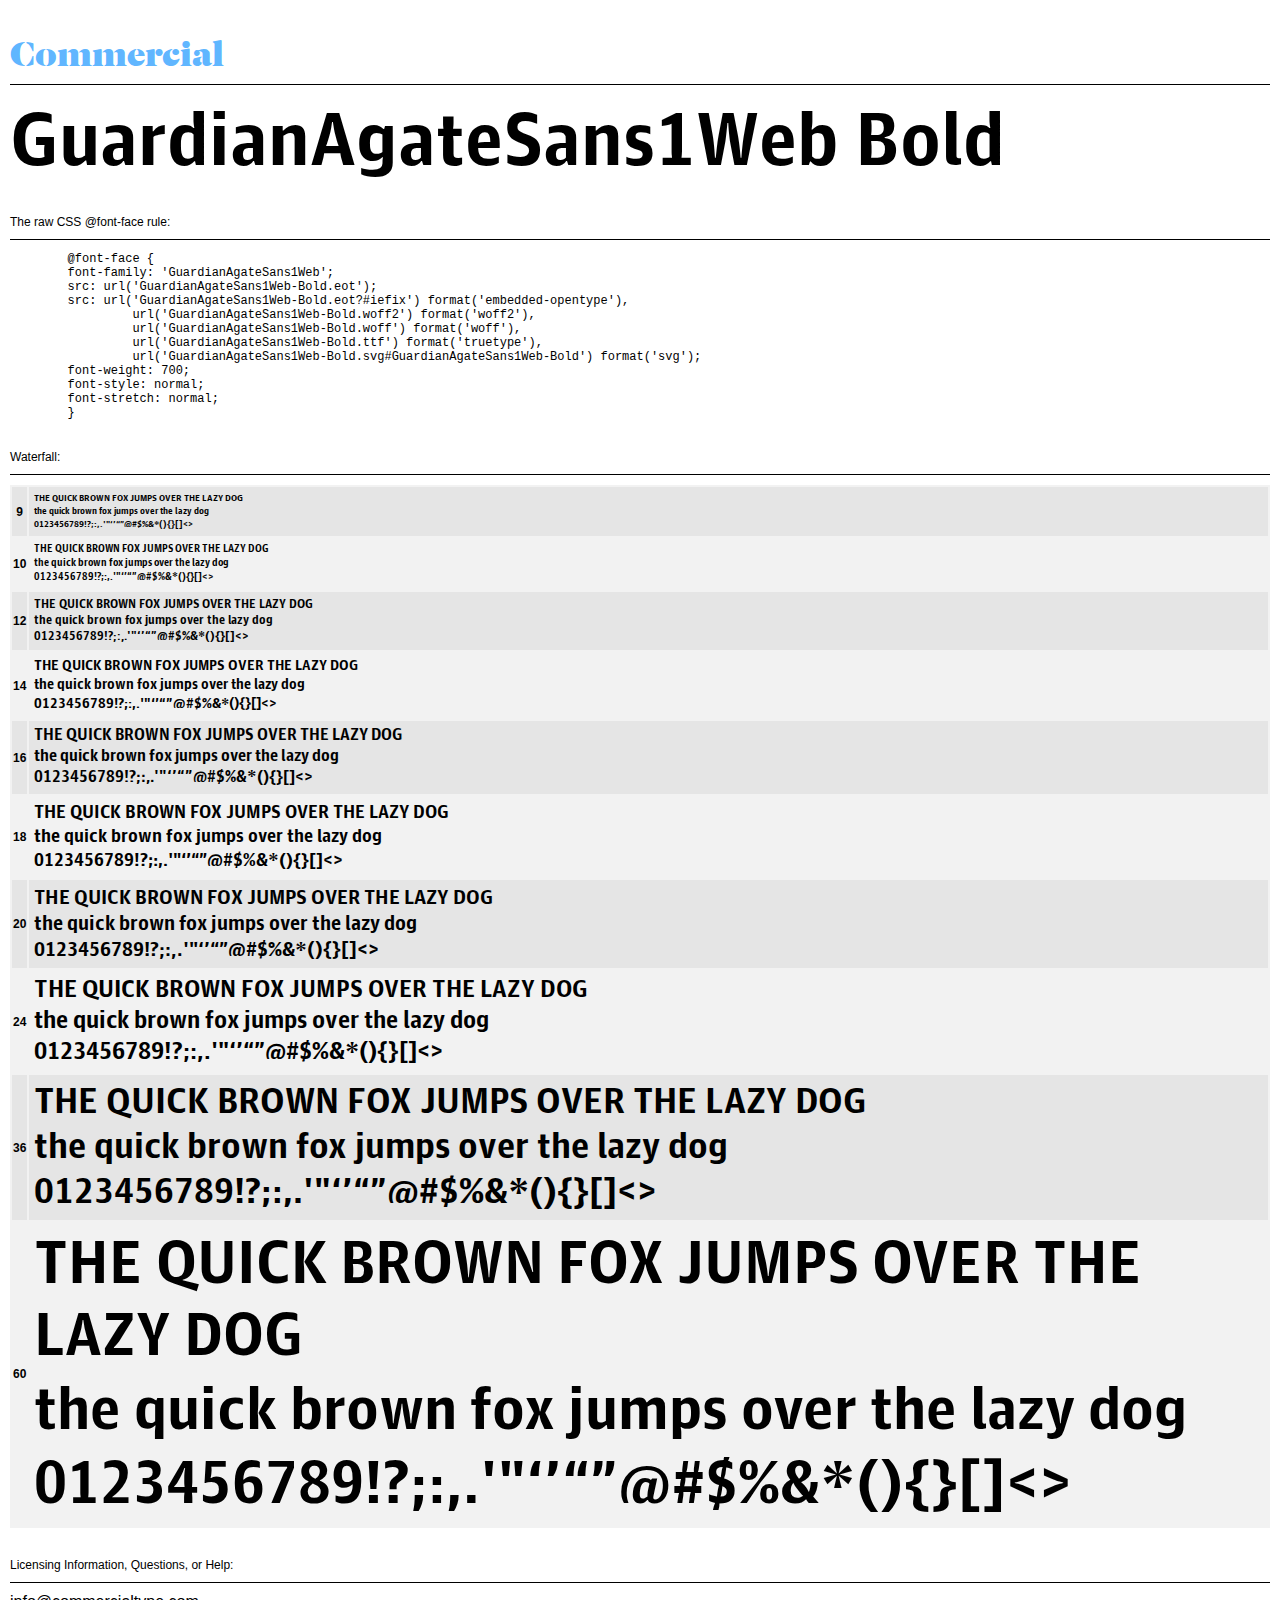
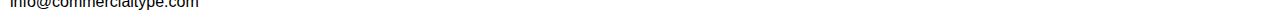
<file: fonts/Guardian/GuardianAgateSans1Web/GuardianAgateSans1Web-Bold.html>
<!DOCTYPE HTML>
<html>
	<head>
		<meta content="text/html; charset=utf-8" http-equiv="Content-Type" />
		<title>GuardianAgateSans1Web-Bold Demo</title>
		<style type="text/css">

				@font-face {
	font-family: 'GuardianAgateSans1Web';
	src: url('GuardianAgateSans1Web-Bold.eot');
	src: url('GuardianAgateSans1Web-Bold.eot?#iefix') format('embedded-opentype'),
		 url('GuardianAgateSans1Web-Bold.woff2') format('woff2'),
		 url('GuardianAgateSans1Web-Bold.woff') format('woff'),
		 url('GuardianAgateSans1Web-Bold.ttf') format('truetype'),
		 url('GuardianAgateSans1Web-Bold.svg#GuardianAgateSans1Web-Bold') format('svg');
	font-weight: 700;
	font-style: normal;
	font-stretch: normal;
	}

			@font-face {
			  font-family: 'Commercial';
			  src: url([data-uri]) format('woff');
				font-style: normal;
				font-weight: normal;
				font-stretch: normal;
			}

			body {
				background-color: white;
				padding: 10px;
				margin: 0px;
				font-family: Helvetica;
				-moz-font-feature-settings: "liga", "kern";
				-moz-font-feature-settings:"liga=1, kern=1";
				-ms-font-feature-settings:"liga", "kern";
				-o-font-feature-settings:"liga", "kern";
				-webkit-font-feature-settings:"liga", "kern";
				font-feature-settings: "liga", "kern";
			}

			h1 {
				font-family: Helvetica;
				font-weight: normal;
				font-size: 12px;
				margin: 30px 0px 10px 0px;
				padding: 0px 0px 10px 0px;
				border-bottom: 1px solid black;
			}
			
			h1.nameplate {
				font-family: "Commercial";
				font-weight: normal;
				font-size: 36px;
				color:#60B6FF;
				margin: 30px 0px 10px 0px;
				padding: 0px 0px 10px 0px;
				border-bottom: 1px solid black;
			}

			p {
				margin: 0px 0px 2px 0px;
				font-family: "GuardianAgateSans1Web";
				font-style: normal;
				font-weight: 700;
				font-stretch: normal;
			}

			a {
				text-decoration: none;
				color: black;
			}
			
			pre {
				font-family: Menlo, Monaco, monospace;
				font-size: 12px;
			}

			table {
				font-family: Helvetica;
				font-size: 12px;
				padding: 0px;
				background-color: rgba(0,0,0,.05);
			}
			tr:nth-child(odd) {
				background-color: rgba(0,0,0,.05);
			}
			td {
				padding: 5px;
			}
		</style>

	</head>
	<body>

	<h1 class='nameplate'>Commercial</h1>


		<p style="font-size: 75px">GuardianAgateSans1Web Bold</p>

		<h1>The raw CSS @font-face rule:</h1>

		<pre>	@font-face {
	font-family: 'GuardianAgateSans1Web';
	src: url('GuardianAgateSans1Web-Bold.eot');
	src: url('GuardianAgateSans1Web-Bold.eot?#iefix') format('embedded-opentype'),
		 url('GuardianAgateSans1Web-Bold.woff2') format('woff2'),
		 url('GuardianAgateSans1Web-Bold.woff') format('woff'),
		 url('GuardianAgateSans1Web-Bold.ttf') format('truetype'),
		 url('GuardianAgateSans1Web-Bold.svg#GuardianAgateSans1Web-Bold') format('svg');
	font-weight: 700;
	font-style: normal;
	font-stretch: normal;
	}</pre>

		<h1>Waterfall:</h1>

		<table>
 			<tr><th>9</th><td style="font-size: 9px"><p>THE QUICK BROWN FOX JUMPS OVER THE LAZY DOG</p><p>the quick brown fox jumps over the lazy dog</p><p>0123456789!?;:,.'"&#8216;&#8217;&#8220;&#8221;@#$%&*(){}[]<></p></td></tr>
 			<tr><th>10</th><td style="font-size: 10px"><p>THE QUICK BROWN FOX JUMPS OVER THE LAZY DOG</p><p>the quick brown fox jumps over the lazy dog</p><p>0123456789!?;:,.'"&#8216;&#8217;&#8220;&#8221;@#$%&*(){}[]<></p></td></tr>
			<tr><th>12</th><td style="font-size: 12px"><p>THE QUICK BROWN FOX JUMPS OVER THE LAZY DOG</p><p>the quick brown fox jumps over the lazy dog</p><p>0123456789!?;:,.'"&#8216;&#8217;&#8220;&#8221;@#$%&*(){}[]<></p></td></tr>
			<tr><th>14</th><td style="font-size: 14px"><p>THE QUICK BROWN FOX JUMPS OVER THE LAZY DOG</p><p>the quick brown fox jumps over the lazy dog</p><p>0123456789!?;:,.'"&#8216;&#8217;&#8220;&#8221;@#$%&*(){}[]<></p></td></tr>
			<tr><th>16</th><td style="font-size: 16px"><p>THE QUICK BROWN FOX JUMPS OVER THE LAZY DOG</p><p>the quick brown fox jumps over the lazy dog</p><p>0123456789!?;:,.'"&#8216;&#8217;&#8220;&#8221;@#$%&*(){}[]<></p></td></tr>
			<tr><th>18</th><td style="font-size: 18px"><p>THE QUICK BROWN FOX JUMPS OVER THE LAZY DOG</p><p>the quick brown fox jumps over the lazy dog</p><p>0123456789!?;:,.'"&#8216;&#8217;&#8220;&#8221;@#$%&*(){}[]<></p></td></tr>
			<tr><th>20</th><td style="font-size: 20px"><p>THE QUICK BROWN FOX JUMPS OVER THE LAZY DOG</p><p>the quick brown fox jumps over the lazy dog</p><p>0123456789!?;:,.'"&#8216;&#8217;&#8220;&#8221;@#$%&*(){}[]<></p></td></tr>
			<tr><th>24</th><td style="font-size: 24px"><p>THE QUICK BROWN FOX JUMPS OVER THE LAZY DOG</p><p>the quick brown fox jumps over the lazy dog</p><p>0123456789!?;:,.'"&#8216;&#8217;&#8220;&#8221;@#$%&*(){}[]<></p></td></tr>
			<tr><th>36</th><td style="font-size: 36px"><p>THE QUICK BROWN FOX JUMPS OVER THE LAZY DOG</p><p>the quick brown fox jumps over the lazy dog</p><p>0123456789!?;:,.'"&#8216;&#8217;&#8220;&#8221;@#$%&*(){}[]<></p></td></tr>
			<tr><th>60</th><td style="font-size: 60px"><p>THE QUICK BROWN FOX JUMPS OVER THE LAZY DOG</p><p>the quick brown fox jumps over the lazy dog</p><p>0123456789!?;:,.'"&#8216;&#8217;&#8220;&#8221;@#$%&*(){}[]<></p></td></tr>
		</table>
	
		<h1>Licensing Information, Questions, or Help:</h1>

		<a href="mailto:info@commercialtype.com">info@commercialtype.com</a>

	</body>
</html>
</file>
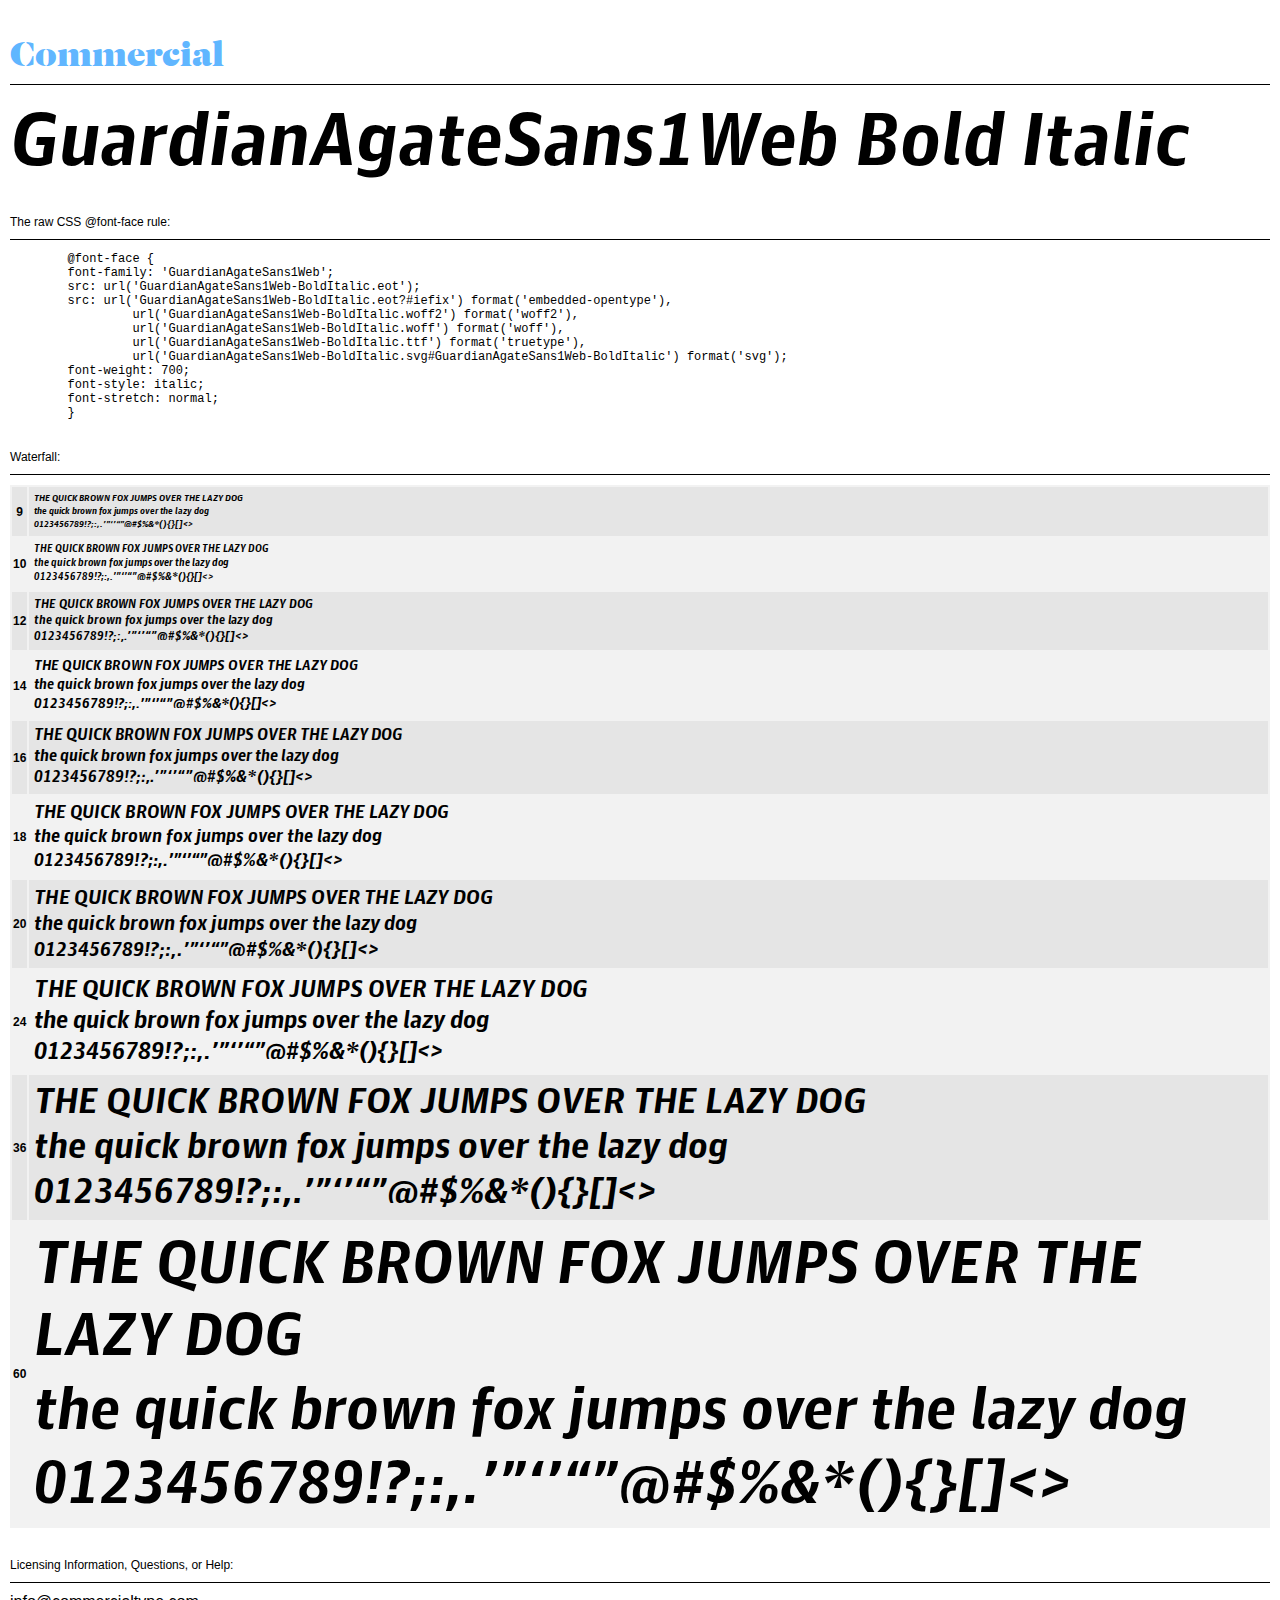
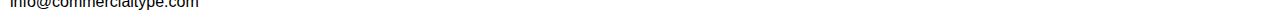
<file: fonts/Guardian/GuardianAgateSans1Web/GuardianAgateSans1Web-BoldItalic.html>
<!DOCTYPE HTML>
<html>
	<head>
		<meta content="text/html; charset=utf-8" http-equiv="Content-Type" />
		<title>GuardianAgateSans1Web-BoldItalic Demo</title>
		<style type="text/css">

				@font-face {
	font-family: 'GuardianAgateSans1Web';
	src: url('GuardianAgateSans1Web-BoldItalic.eot');
	src: url('GuardianAgateSans1Web-BoldItalic.eot?#iefix') format('embedded-opentype'),
		 url('GuardianAgateSans1Web-BoldItalic.woff2') format('woff2'),
		 url('GuardianAgateSans1Web-BoldItalic.woff') format('woff'),
		 url('GuardianAgateSans1Web-BoldItalic.ttf') format('truetype'),
		 url('GuardianAgateSans1Web-BoldItalic.svg#GuardianAgateSans1Web-BoldItalic') format('svg');
	font-weight: 700;
	font-style: italic;
	font-stretch: normal;
	}

			@font-face {
			  font-family: 'Commercial';
			  src: url([data-uri]) format('woff');
				font-style: normal;
				font-weight: normal;
				font-stretch: normal;
			}

			body {
				background-color: white;
				padding: 10px;
				margin: 0px;
				font-family: Helvetica;
				-moz-font-feature-settings: "liga", "kern";
				-moz-font-feature-settings:"liga=1, kern=1";
				-ms-font-feature-settings:"liga", "kern";
				-o-font-feature-settings:"liga", "kern";
				-webkit-font-feature-settings:"liga", "kern";
				font-feature-settings: "liga", "kern";
			}

			h1 {
				font-family: Helvetica;
				font-weight: normal;
				font-size: 12px;
				margin: 30px 0px 10px 0px;
				padding: 0px 0px 10px 0px;
				border-bottom: 1px solid black;
			}
			
			h1.nameplate {
				font-family: "Commercial";
				font-weight: normal;
				font-size: 36px;
				color:#60B6FF;
				margin: 30px 0px 10px 0px;
				padding: 0px 0px 10px 0px;
				border-bottom: 1px solid black;
			}

			p {
				margin: 0px 0px 2px 0px;
				font-family: "GuardianAgateSans1Web";
				font-style: italic;
				font-weight: 700;
				font-stretch: normal;
			}

			a {
				text-decoration: none;
				color: black;
			}
			
			pre {
				font-family: Menlo, Monaco, monospace;
				font-size: 12px;
			}

			table {
				font-family: Helvetica;
				font-size: 12px;
				padding: 0px;
				background-color: rgba(0,0,0,.05);
			}
			tr:nth-child(odd) {
				background-color: rgba(0,0,0,.05);
			}
			td {
				padding: 5px;
			}
		</style>

	</head>
	<body>

	<h1 class='nameplate'>Commercial</h1>


		<p style="font-size: 75px">GuardianAgateSans1Web Bold Italic</p>

		<h1>The raw CSS @font-face rule:</h1>

		<pre>	@font-face {
	font-family: 'GuardianAgateSans1Web';
	src: url('GuardianAgateSans1Web-BoldItalic.eot');
	src: url('GuardianAgateSans1Web-BoldItalic.eot?#iefix') format('embedded-opentype'),
		 url('GuardianAgateSans1Web-BoldItalic.woff2') format('woff2'),
		 url('GuardianAgateSans1Web-BoldItalic.woff') format('woff'),
		 url('GuardianAgateSans1Web-BoldItalic.ttf') format('truetype'),
		 url('GuardianAgateSans1Web-BoldItalic.svg#GuardianAgateSans1Web-BoldItalic') format('svg');
	font-weight: 700;
	font-style: italic;
	font-stretch: normal;
	}</pre>

		<h1>Waterfall:</h1>

		<table>
 			<tr><th>9</th><td style="font-size: 9px"><p>THE QUICK BROWN FOX JUMPS OVER THE LAZY DOG</p><p>the quick brown fox jumps over the lazy dog</p><p>0123456789!?;:,.'"&#8216;&#8217;&#8220;&#8221;@#$%&*(){}[]<></p></td></tr>
 			<tr><th>10</th><td style="font-size: 10px"><p>THE QUICK BROWN FOX JUMPS OVER THE LAZY DOG</p><p>the quick brown fox jumps over the lazy dog</p><p>0123456789!?;:,.'"&#8216;&#8217;&#8220;&#8221;@#$%&*(){}[]<></p></td></tr>
			<tr><th>12</th><td style="font-size: 12px"><p>THE QUICK BROWN FOX JUMPS OVER THE LAZY DOG</p><p>the quick brown fox jumps over the lazy dog</p><p>0123456789!?;:,.'"&#8216;&#8217;&#8220;&#8221;@#$%&*(){}[]<></p></td></tr>
			<tr><th>14</th><td style="font-size: 14px"><p>THE QUICK BROWN FOX JUMPS OVER THE LAZY DOG</p><p>the quick brown fox jumps over the lazy dog</p><p>0123456789!?;:,.'"&#8216;&#8217;&#8220;&#8221;@#$%&*(){}[]<></p></td></tr>
			<tr><th>16</th><td style="font-size: 16px"><p>THE QUICK BROWN FOX JUMPS OVER THE LAZY DOG</p><p>the quick brown fox jumps over the lazy dog</p><p>0123456789!?;:,.'"&#8216;&#8217;&#8220;&#8221;@#$%&*(){}[]<></p></td></tr>
			<tr><th>18</th><td style="font-size: 18px"><p>THE QUICK BROWN FOX JUMPS OVER THE LAZY DOG</p><p>the quick brown fox jumps over the lazy dog</p><p>0123456789!?;:,.'"&#8216;&#8217;&#8220;&#8221;@#$%&*(){}[]<></p></td></tr>
			<tr><th>20</th><td style="font-size: 20px"><p>THE QUICK BROWN FOX JUMPS OVER THE LAZY DOG</p><p>the quick brown fox jumps over the lazy dog</p><p>0123456789!?;:,.'"&#8216;&#8217;&#8220;&#8221;@#$%&*(){}[]<></p></td></tr>
			<tr><th>24</th><td style="font-size: 24px"><p>THE QUICK BROWN FOX JUMPS OVER THE LAZY DOG</p><p>the quick brown fox jumps over the lazy dog</p><p>0123456789!?;:,.'"&#8216;&#8217;&#8220;&#8221;@#$%&*(){}[]<></p></td></tr>
			<tr><th>36</th><td style="font-size: 36px"><p>THE QUICK BROWN FOX JUMPS OVER THE LAZY DOG</p><p>the quick brown fox jumps over the lazy dog</p><p>0123456789!?;:,.'"&#8216;&#8217;&#8220;&#8221;@#$%&*(){}[]<></p></td></tr>
			<tr><th>60</th><td style="font-size: 60px"><p>THE QUICK BROWN FOX JUMPS OVER THE LAZY DOG</p><p>the quick brown fox jumps over the lazy dog</p><p>0123456789!?;:,.'"&#8216;&#8217;&#8220;&#8221;@#$%&*(){}[]<></p></td></tr>
		</table>
	
		<h1>Licensing Information, Questions, or Help:</h1>

		<a href="mailto:info@commercialtype.com">info@commercialtype.com</a>

	</body>
</html>
</file>
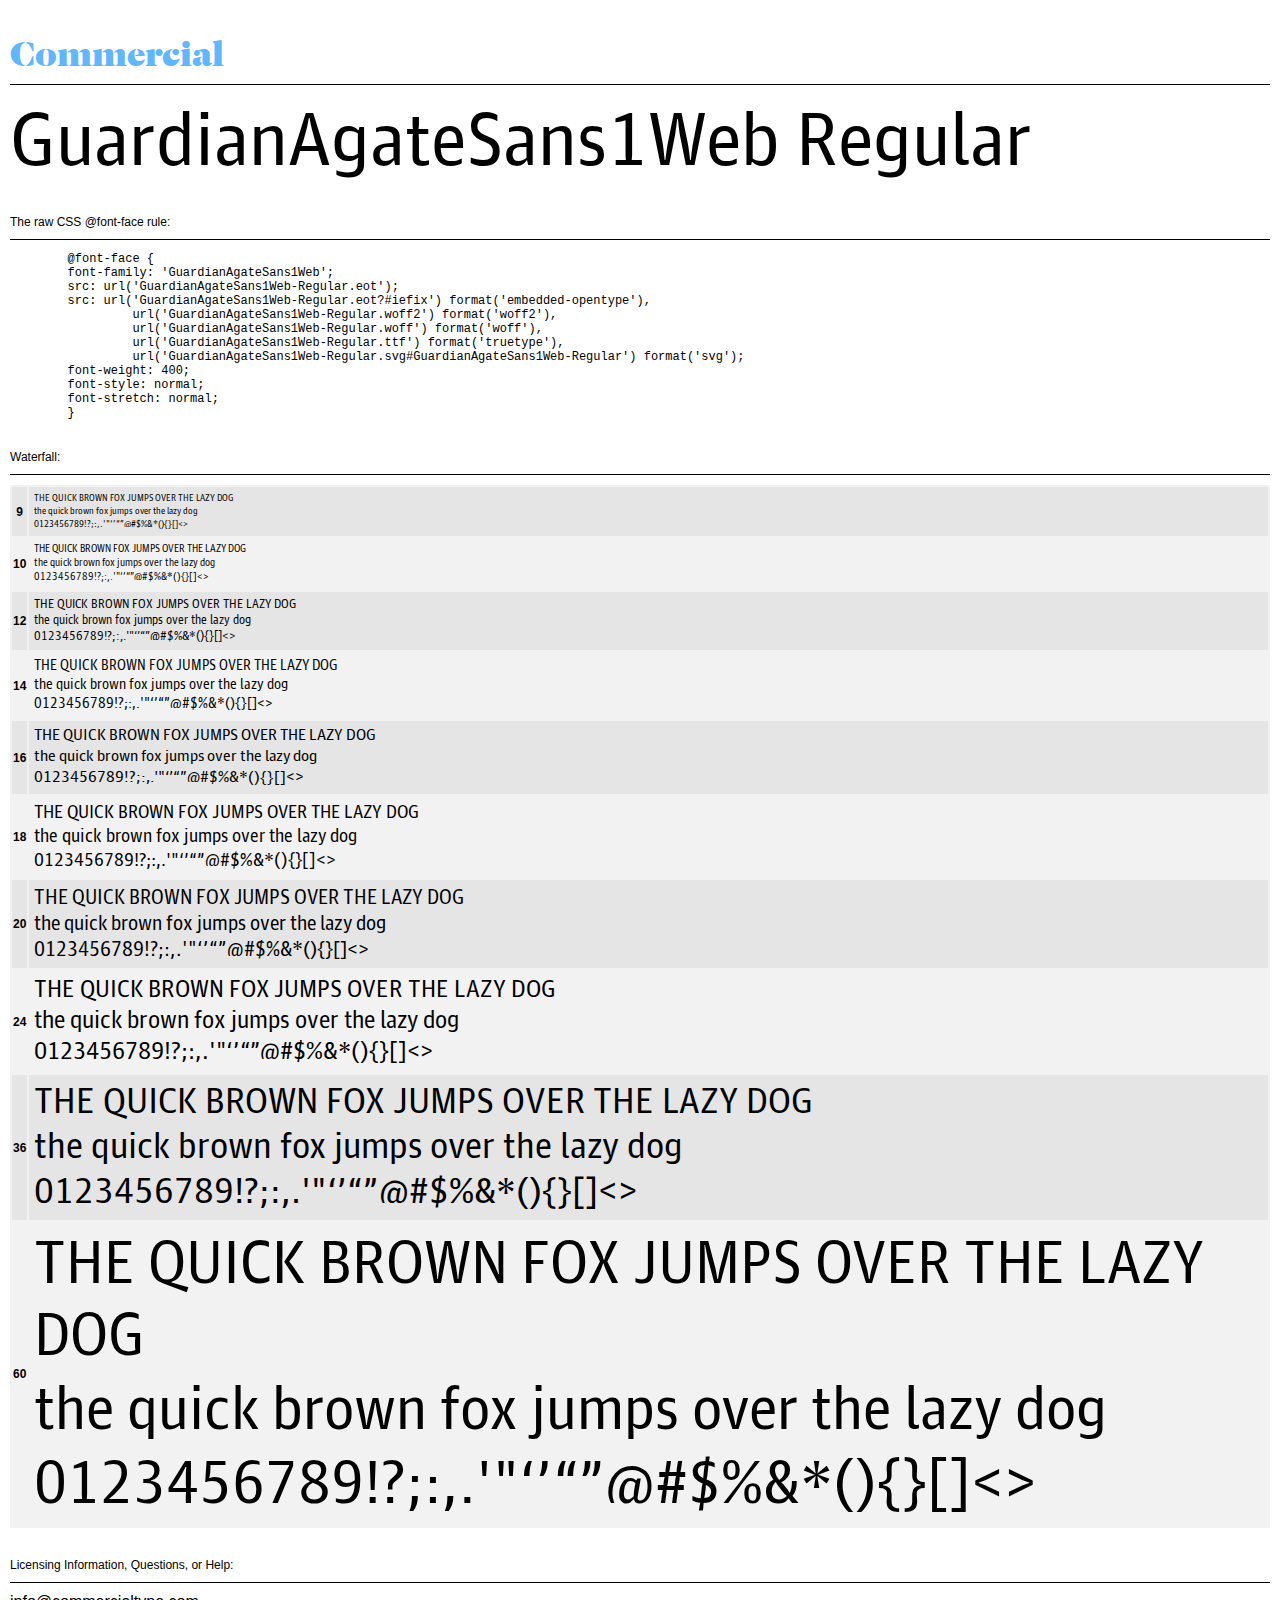
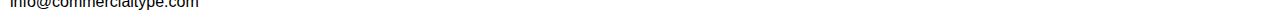
<file: fonts/Guardian/GuardianAgateSans1Web/GuardianAgateSans1Web-Regular.html>
<!DOCTYPE HTML>
<html>
	<head>
		<meta content="text/html; charset=utf-8" http-equiv="Content-Type" />
		<title>GuardianAgateSans1Web-Regular Demo</title>
		<style type="text/css">

				@font-face {
	font-family: 'GuardianAgateSans1Web';
	src: url('GuardianAgateSans1Web-Regular.eot');
	src: url('GuardianAgateSans1Web-Regular.eot?#iefix') format('embedded-opentype'),
		 url('GuardianAgateSans1Web-Regular.woff2') format('woff2'),
		 url('GuardianAgateSans1Web-Regular.woff') format('woff'),
		 url('GuardianAgateSans1Web-Regular.ttf') format('truetype'),
		 url('GuardianAgateSans1Web-Regular.svg#GuardianAgateSans1Web-Regular') format('svg');
	font-weight: 400;
	font-style: normal;
	font-stretch: normal;
	}

			@font-face {
			  font-family: 'Commercial';
			  src: url([data-uri]) format('woff');
				font-style: normal;
				font-weight: normal;
				font-stretch: normal;
			}

			body {
				background-color: white;
				padding: 10px;
				margin: 0px;
				font-family: Helvetica;
				-moz-font-feature-settings: "liga", "kern";
				-moz-font-feature-settings:"liga=1, kern=1";
				-ms-font-feature-settings:"liga", "kern";
				-o-font-feature-settings:"liga", "kern";
				-webkit-font-feature-settings:"liga", "kern";
				font-feature-settings: "liga", "kern";
			}

			h1 {
				font-family: Helvetica;
				font-weight: normal;
				font-size: 12px;
				margin: 30px 0px 10px 0px;
				padding: 0px 0px 10px 0px;
				border-bottom: 1px solid black;
			}
			
			h1.nameplate {
				font-family: "Commercial";
				font-weight: normal;
				font-size: 36px;
				color:#60B6FF;
				margin: 30px 0px 10px 0px;
				padding: 0px 0px 10px 0px;
				border-bottom: 1px solid black;
			}

			p {
				margin: 0px 0px 2px 0px;
				font-family: "GuardianAgateSans1Web";
				font-style: normal;
				font-weight: 400;
				font-stretch: normal;
			}

			a {
				text-decoration: none;
				color: black;
			}
			
			pre {
				font-family: Menlo, Monaco, monospace;
				font-size: 12px;
			}

			table {
				font-family: Helvetica;
				font-size: 12px;
				padding: 0px;
				background-color: rgba(0,0,0,.05);
			}
			tr:nth-child(odd) {
				background-color: rgba(0,0,0,.05);
			}
			td {
				padding: 5px;
			}
		</style>

	</head>
	<body>

	<h1 class='nameplate'>Commercial</h1>


		<p style="font-size: 75px">GuardianAgateSans1Web Regular</p>

		<h1>The raw CSS @font-face rule:</h1>

		<pre>	@font-face {
	font-family: 'GuardianAgateSans1Web';
	src: url('GuardianAgateSans1Web-Regular.eot');
	src: url('GuardianAgateSans1Web-Regular.eot?#iefix') format('embedded-opentype'),
		 url('GuardianAgateSans1Web-Regular.woff2') format('woff2'),
		 url('GuardianAgateSans1Web-Regular.woff') format('woff'),
		 url('GuardianAgateSans1Web-Regular.ttf') format('truetype'),
		 url('GuardianAgateSans1Web-Regular.svg#GuardianAgateSans1Web-Regular') format('svg');
	font-weight: 400;
	font-style: normal;
	font-stretch: normal;
	}</pre>

		<h1>Waterfall:</h1>

		<table>
 			<tr><th>9</th><td style="font-size: 9px"><p>THE QUICK BROWN FOX JUMPS OVER THE LAZY DOG</p><p>the quick brown fox jumps over the lazy dog</p><p>0123456789!?;:,.'"&#8216;&#8217;&#8220;&#8221;@#$%&*(){}[]<></p></td></tr>
 			<tr><th>10</th><td style="font-size: 10px"><p>THE QUICK BROWN FOX JUMPS OVER THE LAZY DOG</p><p>the quick brown fox jumps over the lazy dog</p><p>0123456789!?;:,.'"&#8216;&#8217;&#8220;&#8221;@#$%&*(){}[]<></p></td></tr>
			<tr><th>12</th><td style="font-size: 12px"><p>THE QUICK BROWN FOX JUMPS OVER THE LAZY DOG</p><p>the quick brown fox jumps over the lazy dog</p><p>0123456789!?;:,.'"&#8216;&#8217;&#8220;&#8221;@#$%&*(){}[]<></p></td></tr>
			<tr><th>14</th><td style="font-size: 14px"><p>THE QUICK BROWN FOX JUMPS OVER THE LAZY DOG</p><p>the quick brown fox jumps over the lazy dog</p><p>0123456789!?;:,.'"&#8216;&#8217;&#8220;&#8221;@#$%&*(){}[]<></p></td></tr>
			<tr><th>16</th><td style="font-size: 16px"><p>THE QUICK BROWN FOX JUMPS OVER THE LAZY DOG</p><p>the quick brown fox jumps over the lazy dog</p><p>0123456789!?;:,.'"&#8216;&#8217;&#8220;&#8221;@#$%&*(){}[]<></p></td></tr>
			<tr><th>18</th><td style="font-size: 18px"><p>THE QUICK BROWN FOX JUMPS OVER THE LAZY DOG</p><p>the quick brown fox jumps over the lazy dog</p><p>0123456789!?;:,.'"&#8216;&#8217;&#8220;&#8221;@#$%&*(){}[]<></p></td></tr>
			<tr><th>20</th><td style="font-size: 20px"><p>THE QUICK BROWN FOX JUMPS OVER THE LAZY DOG</p><p>the quick brown fox jumps over the lazy dog</p><p>0123456789!?;:,.'"&#8216;&#8217;&#8220;&#8221;@#$%&*(){}[]<></p></td></tr>
			<tr><th>24</th><td style="font-size: 24px"><p>THE QUICK BROWN FOX JUMPS OVER THE LAZY DOG</p><p>the quick brown fox jumps over the lazy dog</p><p>0123456789!?;:,.'"&#8216;&#8217;&#8220;&#8221;@#$%&*(){}[]<></p></td></tr>
			<tr><th>36</th><td style="font-size: 36px"><p>THE QUICK BROWN FOX JUMPS OVER THE LAZY DOG</p><p>the quick brown fox jumps over the lazy dog</p><p>0123456789!?;:,.'"&#8216;&#8217;&#8220;&#8221;@#$%&*(){}[]<></p></td></tr>
			<tr><th>60</th><td style="font-size: 60px"><p>THE QUICK BROWN FOX JUMPS OVER THE LAZY DOG</p><p>the quick brown fox jumps over the lazy dog</p><p>0123456789!?;:,.'"&#8216;&#8217;&#8220;&#8221;@#$%&*(){}[]<></p></td></tr>
		</table>
	
		<h1>Licensing Information, Questions, or Help:</h1>

		<a href="mailto:info@commercialtype.com">info@commercialtype.com</a>

	</body>
</html>
</file>
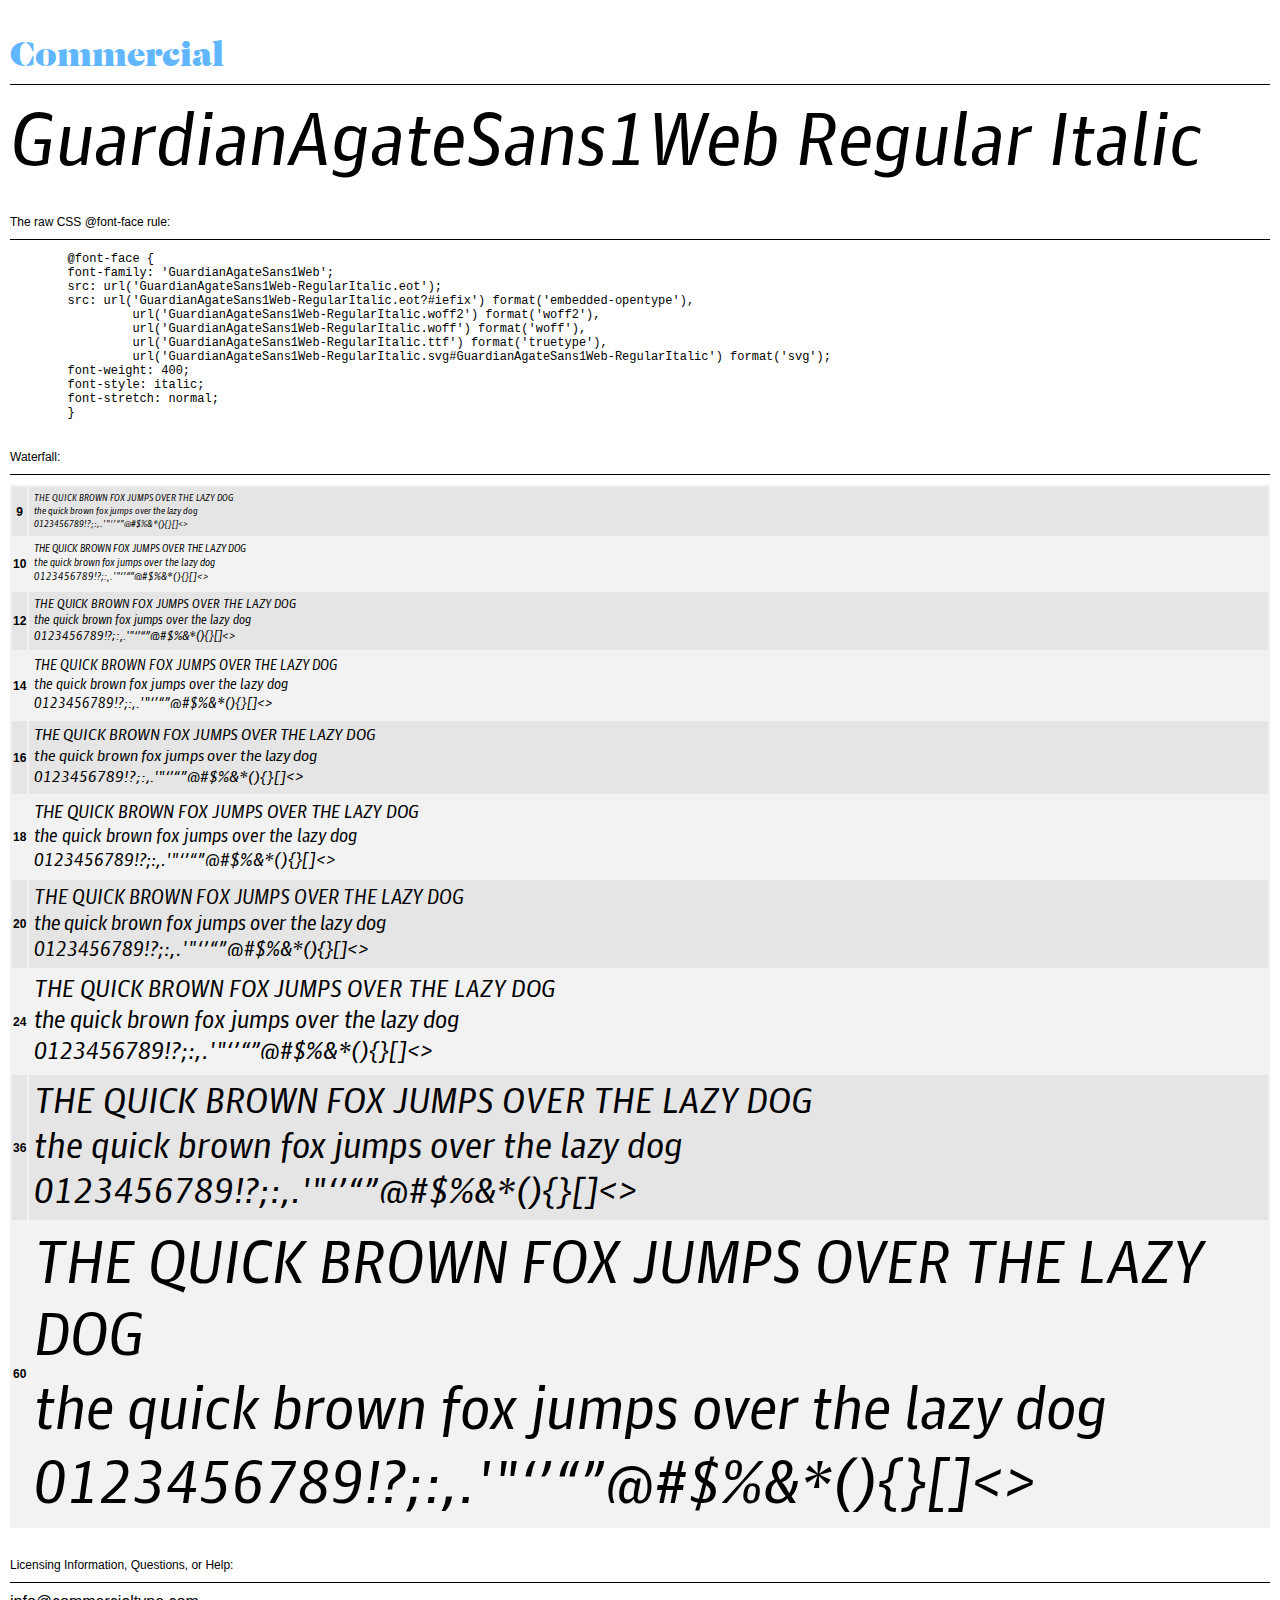
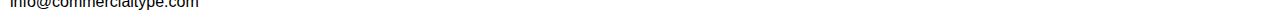
<file: fonts/Guardian/GuardianAgateSans1Web/GuardianAgateSans1Web-RegularItalic.html>
<!DOCTYPE HTML>
<html>
	<head>
		<meta content="text/html; charset=utf-8" http-equiv="Content-Type" />
		<title>GuardianAgateSans1Web-RegularItalic Demo</title>
		<style type="text/css">

				@font-face {
	font-family: 'GuardianAgateSans1Web';
	src: url('GuardianAgateSans1Web-RegularItalic.eot');
	src: url('GuardianAgateSans1Web-RegularItalic.eot?#iefix') format('embedded-opentype'),
		 url('GuardianAgateSans1Web-RegularItalic.woff2') format('woff2'),
		 url('GuardianAgateSans1Web-RegularItalic.woff') format('woff'),
		 url('GuardianAgateSans1Web-RegularItalic.ttf') format('truetype'),
		 url('GuardianAgateSans1Web-RegularItalic.svg#GuardianAgateSans1Web-RegularItalic') format('svg');
	font-weight: 400;
	font-style: italic;
	font-stretch: normal;
	}

			@font-face {
			  font-family: 'Commercial';
			  src: url([data-uri]) format('woff');
				font-style: normal;
				font-weight: normal;
				font-stretch: normal;
			}

			body {
				background-color: white;
				padding: 10px;
				margin: 0px;
				font-family: Helvetica;
				-moz-font-feature-settings: "liga", "kern";
				-moz-font-feature-settings:"liga=1, kern=1";
				-ms-font-feature-settings:"liga", "kern";
				-o-font-feature-settings:"liga", "kern";
				-webkit-font-feature-settings:"liga", "kern";
				font-feature-settings: "liga", "kern";
			}

			h1 {
				font-family: Helvetica;
				font-weight: normal;
				font-size: 12px;
				margin: 30px 0px 10px 0px;
				padding: 0px 0px 10px 0px;
				border-bottom: 1px solid black;
			}
			
			h1.nameplate {
				font-family: "Commercial";
				font-weight: normal;
				font-size: 36px;
				color:#60B6FF;
				margin: 30px 0px 10px 0px;
				padding: 0px 0px 10px 0px;
				border-bottom: 1px solid black;
			}

			p {
				margin: 0px 0px 2px 0px;
				font-family: "GuardianAgateSans1Web";
				font-style: italic;
				font-weight: 400;
				font-stretch: normal;
			}

			a {
				text-decoration: none;
				color: black;
			}
			
			pre {
				font-family: Menlo, Monaco, monospace;
				font-size: 12px;
			}

			table {
				font-family: Helvetica;
				font-size: 12px;
				padding: 0px;
				background-color: rgba(0,0,0,.05);
			}
			tr:nth-child(odd) {
				background-color: rgba(0,0,0,.05);
			}
			td {
				padding: 5px;
			}
		</style>

	</head>
	<body>

	<h1 class='nameplate'>Commercial</h1>


		<p style="font-size: 75px">GuardianAgateSans1Web Regular Italic</p>

		<h1>The raw CSS @font-face rule:</h1>

		<pre>	@font-face {
	font-family: 'GuardianAgateSans1Web';
	src: url('GuardianAgateSans1Web-RegularItalic.eot');
	src: url('GuardianAgateSans1Web-RegularItalic.eot?#iefix') format('embedded-opentype'),
		 url('GuardianAgateSans1Web-RegularItalic.woff2') format('woff2'),
		 url('GuardianAgateSans1Web-RegularItalic.woff') format('woff'),
		 url('GuardianAgateSans1Web-RegularItalic.ttf') format('truetype'),
		 url('GuardianAgateSans1Web-RegularItalic.svg#GuardianAgateSans1Web-RegularItalic') format('svg');
	font-weight: 400;
	font-style: italic;
	font-stretch: normal;
	}</pre>

		<h1>Waterfall:</h1>

		<table>
 			<tr><th>9</th><td style="font-size: 9px"><p>THE QUICK BROWN FOX JUMPS OVER THE LAZY DOG</p><p>the quick brown fox jumps over the lazy dog</p><p>0123456789!?;:,.'"&#8216;&#8217;&#8220;&#8221;@#$%&*(){}[]<></p></td></tr>
 			<tr><th>10</th><td style="font-size: 10px"><p>THE QUICK BROWN FOX JUMPS OVER THE LAZY DOG</p><p>the quick brown fox jumps over the lazy dog</p><p>0123456789!?;:,.'"&#8216;&#8217;&#8220;&#8221;@#$%&*(){}[]<></p></td></tr>
			<tr><th>12</th><td style="font-size: 12px"><p>THE QUICK BROWN FOX JUMPS OVER THE LAZY DOG</p><p>the quick brown fox jumps over the lazy dog</p><p>0123456789!?;:,.'"&#8216;&#8217;&#8220;&#8221;@#$%&*(){}[]<></p></td></tr>
			<tr><th>14</th><td style="font-size: 14px"><p>THE QUICK BROWN FOX JUMPS OVER THE LAZY DOG</p><p>the quick brown fox jumps over the lazy dog</p><p>0123456789!?;:,.'"&#8216;&#8217;&#8220;&#8221;@#$%&*(){}[]<></p></td></tr>
			<tr><th>16</th><td style="font-size: 16px"><p>THE QUICK BROWN FOX JUMPS OVER THE LAZY DOG</p><p>the quick brown fox jumps over the lazy dog</p><p>0123456789!?;:,.'"&#8216;&#8217;&#8220;&#8221;@#$%&*(){}[]<></p></td></tr>
			<tr><th>18</th><td style="font-size: 18px"><p>THE QUICK BROWN FOX JUMPS OVER THE LAZY DOG</p><p>the quick brown fox jumps over the lazy dog</p><p>0123456789!?;:,.'"&#8216;&#8217;&#8220;&#8221;@#$%&*(){}[]<></p></td></tr>
			<tr><th>20</th><td style="font-size: 20px"><p>THE QUICK BROWN FOX JUMPS OVER THE LAZY DOG</p><p>the quick brown fox jumps over the lazy dog</p><p>0123456789!?;:,.'"&#8216;&#8217;&#8220;&#8221;@#$%&*(){}[]<></p></td></tr>
			<tr><th>24</th><td style="font-size: 24px"><p>THE QUICK BROWN FOX JUMPS OVER THE LAZY DOG</p><p>the quick brown fox jumps over the lazy dog</p><p>0123456789!?;:,.'"&#8216;&#8217;&#8220;&#8221;@#$%&*(){}[]<></p></td></tr>
			<tr><th>36</th><td style="font-size: 36px"><p>THE QUICK BROWN FOX JUMPS OVER THE LAZY DOG</p><p>the quick brown fox jumps over the lazy dog</p><p>0123456789!?;:,.'"&#8216;&#8217;&#8220;&#8221;@#$%&*(){}[]<></p></td></tr>
			<tr><th>60</th><td style="font-size: 60px"><p>THE QUICK BROWN FOX JUMPS OVER THE LAZY DOG</p><p>the quick brown fox jumps over the lazy dog</p><p>0123456789!?;:,.'"&#8216;&#8217;&#8220;&#8221;@#$%&*(){}[]<></p></td></tr>
		</table>
	
		<h1>Licensing Information, Questions, or Help:</h1>

		<a href="mailto:info@commercialtype.com">info@commercialtype.com</a>

	</body>
</html>
</file>
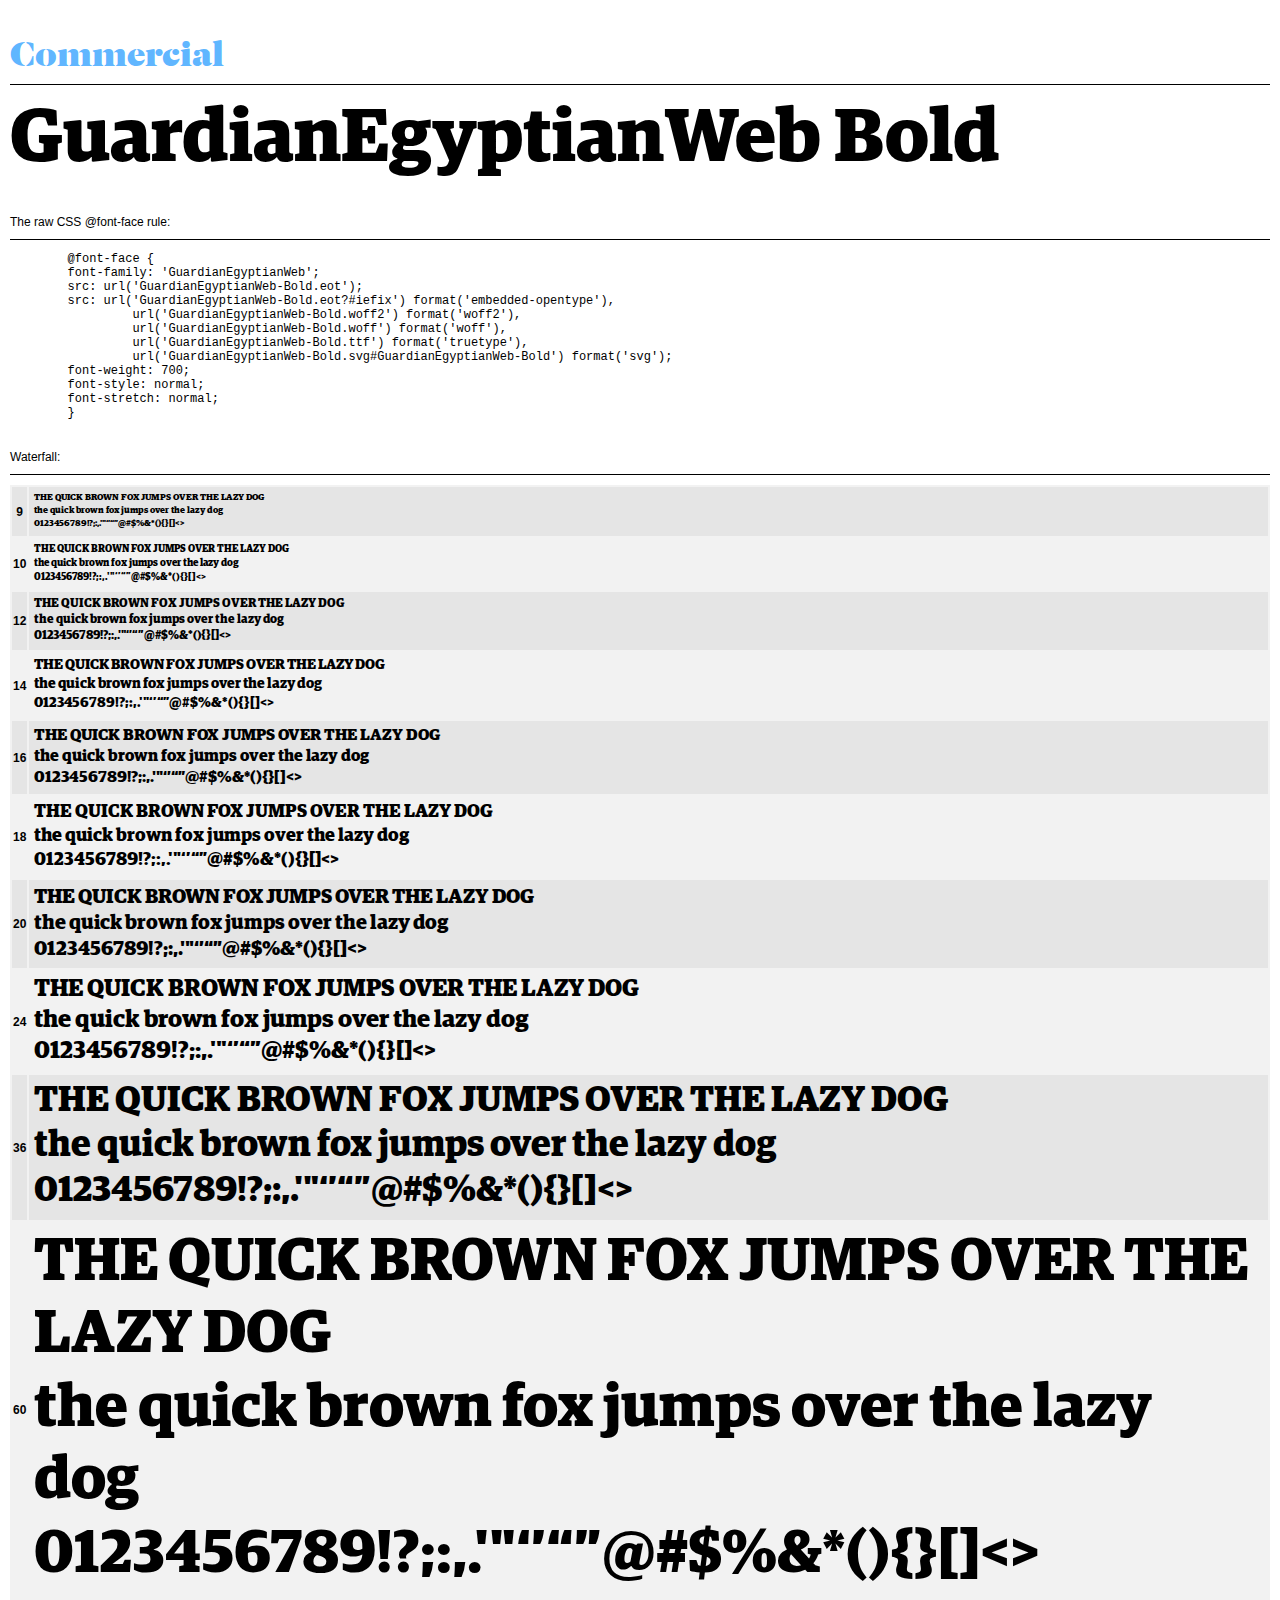
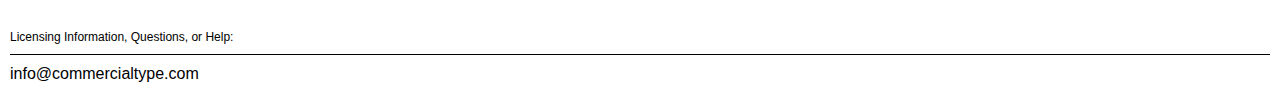
<file: fonts/Guardian/GuardianEgyptianWeb/GuardianEgyptianWeb-Bold.html>
<!DOCTYPE HTML>
<html>
	<head>
		<meta content="text/html; charset=utf-8" http-equiv="Content-Type" />
		<title>GuardianEgyptianWeb-Bold Demo</title>
		<style type="text/css">

				@font-face {
	font-family: 'GuardianEgyptianWeb';
	src: url('GuardianEgyptianWeb-Bold.eot');
	src: url('GuardianEgyptianWeb-Bold.eot?#iefix') format('embedded-opentype'),
		 url('GuardianEgyptianWeb-Bold.woff2') format('woff2'),
		 url('GuardianEgyptianWeb-Bold.woff') format('woff'),
		 url('GuardianEgyptianWeb-Bold.ttf') format('truetype'),
		 url('GuardianEgyptianWeb-Bold.svg#GuardianEgyptianWeb-Bold') format('svg');
	font-weight: 700;
	font-style: normal;
	font-stretch: normal;
	}

			@font-face {
			  font-family: 'Commercial';
			  src: url([data-uri]) format('woff');
				font-style: normal;
				font-weight: normal;
				font-stretch: normal;
			}

			body {
				background-color: white;
				padding: 10px;
				margin: 0px;
				font-family: Helvetica;
				-moz-font-feature-settings: "liga", "kern";
				-moz-font-feature-settings:"liga=1, kern=1";
				-ms-font-feature-settings:"liga", "kern";
				-o-font-feature-settings:"liga", "kern";
				-webkit-font-feature-settings:"liga", "kern";
				font-feature-settings: "liga", "kern";
			}

			h1 {
				font-family: Helvetica;
				font-weight: normal;
				font-size: 12px;
				margin: 30px 0px 10px 0px;
				padding: 0px 0px 10px 0px;
				border-bottom: 1px solid black;
			}
			
			h1.nameplate {
				font-family: "Commercial";
				font-weight: normal;
				font-size: 36px;
				color:#60B6FF;
				margin: 30px 0px 10px 0px;
				padding: 0px 0px 10px 0px;
				border-bottom: 1px solid black;
			}

			p {
				margin: 0px 0px 2px 0px;
				font-family: "GuardianEgyptianWeb";
				font-style: normal;
				font-weight: 700;
				font-stretch: normal;
			}

			a {
				text-decoration: none;
				color: black;
			}
			
			pre {
				font-family: Menlo, Monaco, monospace;
				font-size: 12px;
			}

			table {
				font-family: Helvetica;
				font-size: 12px;
				padding: 0px;
				background-color: rgba(0,0,0,.05);
			}
			tr:nth-child(odd) {
				background-color: rgba(0,0,0,.05);
			}
			td {
				padding: 5px;
			}
		</style>

	</head>
	<body>

	<h1 class='nameplate'>Commercial</h1>


		<p style="font-size: 75px">GuardianEgyptianWeb Bold</p>

		<h1>The raw CSS @font-face rule:</h1>

		<pre>	@font-face {
	font-family: 'GuardianEgyptianWeb';
	src: url('GuardianEgyptianWeb-Bold.eot');
	src: url('GuardianEgyptianWeb-Bold.eot?#iefix') format('embedded-opentype'),
		 url('GuardianEgyptianWeb-Bold.woff2') format('woff2'),
		 url('GuardianEgyptianWeb-Bold.woff') format('woff'),
		 url('GuardianEgyptianWeb-Bold.ttf') format('truetype'),
		 url('GuardianEgyptianWeb-Bold.svg#GuardianEgyptianWeb-Bold') format('svg');
	font-weight: 700;
	font-style: normal;
	font-stretch: normal;
	}</pre>

		<h1>Waterfall:</h1>

		<table>
 			<tr><th>9</th><td style="font-size: 9px"><p>THE QUICK BROWN FOX JUMPS OVER THE LAZY DOG</p><p>the quick brown fox jumps over the lazy dog</p><p>0123456789!?;:,.'"&#8216;&#8217;&#8220;&#8221;@#$%&*(){}[]<></p></td></tr>
 			<tr><th>10</th><td style="font-size: 10px"><p>THE QUICK BROWN FOX JUMPS OVER THE LAZY DOG</p><p>the quick brown fox jumps over the lazy dog</p><p>0123456789!?;:,.'"&#8216;&#8217;&#8220;&#8221;@#$%&*(){}[]<></p></td></tr>
			<tr><th>12</th><td style="font-size: 12px"><p>THE QUICK BROWN FOX JUMPS OVER THE LAZY DOG</p><p>the quick brown fox jumps over the lazy dog</p><p>0123456789!?;:,.'"&#8216;&#8217;&#8220;&#8221;@#$%&*(){}[]<></p></td></tr>
			<tr><th>14</th><td style="font-size: 14px"><p>THE QUICK BROWN FOX JUMPS OVER THE LAZY DOG</p><p>the quick brown fox jumps over the lazy dog</p><p>0123456789!?;:,.'"&#8216;&#8217;&#8220;&#8221;@#$%&*(){}[]<></p></td></tr>
			<tr><th>16</th><td style="font-size: 16px"><p>THE QUICK BROWN FOX JUMPS OVER THE LAZY DOG</p><p>the quick brown fox jumps over the lazy dog</p><p>0123456789!?;:,.'"&#8216;&#8217;&#8220;&#8221;@#$%&*(){}[]<></p></td></tr>
			<tr><th>18</th><td style="font-size: 18px"><p>THE QUICK BROWN FOX JUMPS OVER THE LAZY DOG</p><p>the quick brown fox jumps over the lazy dog</p><p>0123456789!?;:,.'"&#8216;&#8217;&#8220;&#8221;@#$%&*(){}[]<></p></td></tr>
			<tr><th>20</th><td style="font-size: 20px"><p>THE QUICK BROWN FOX JUMPS OVER THE LAZY DOG</p><p>the quick brown fox jumps over the lazy dog</p><p>0123456789!?;:,.'"&#8216;&#8217;&#8220;&#8221;@#$%&*(){}[]<></p></td></tr>
			<tr><th>24</th><td style="font-size: 24px"><p>THE QUICK BROWN FOX JUMPS OVER THE LAZY DOG</p><p>the quick brown fox jumps over the lazy dog</p><p>0123456789!?;:,.'"&#8216;&#8217;&#8220;&#8221;@#$%&*(){}[]<></p></td></tr>
			<tr><th>36</th><td style="font-size: 36px"><p>THE QUICK BROWN FOX JUMPS OVER THE LAZY DOG</p><p>the quick brown fox jumps over the lazy dog</p><p>0123456789!?;:,.'"&#8216;&#8217;&#8220;&#8221;@#$%&*(){}[]<></p></td></tr>
			<tr><th>60</th><td style="font-size: 60px"><p>THE QUICK BROWN FOX JUMPS OVER THE LAZY DOG</p><p>the quick brown fox jumps over the lazy dog</p><p>0123456789!?;:,.'"&#8216;&#8217;&#8220;&#8221;@#$%&*(){}[]<></p></td></tr>
		</table>
	
		<h1>Licensing Information, Questions, or Help:</h1>

		<a href="mailto:info@commercialtype.com">info@commercialtype.com</a>

	</body>
</html>
</file>
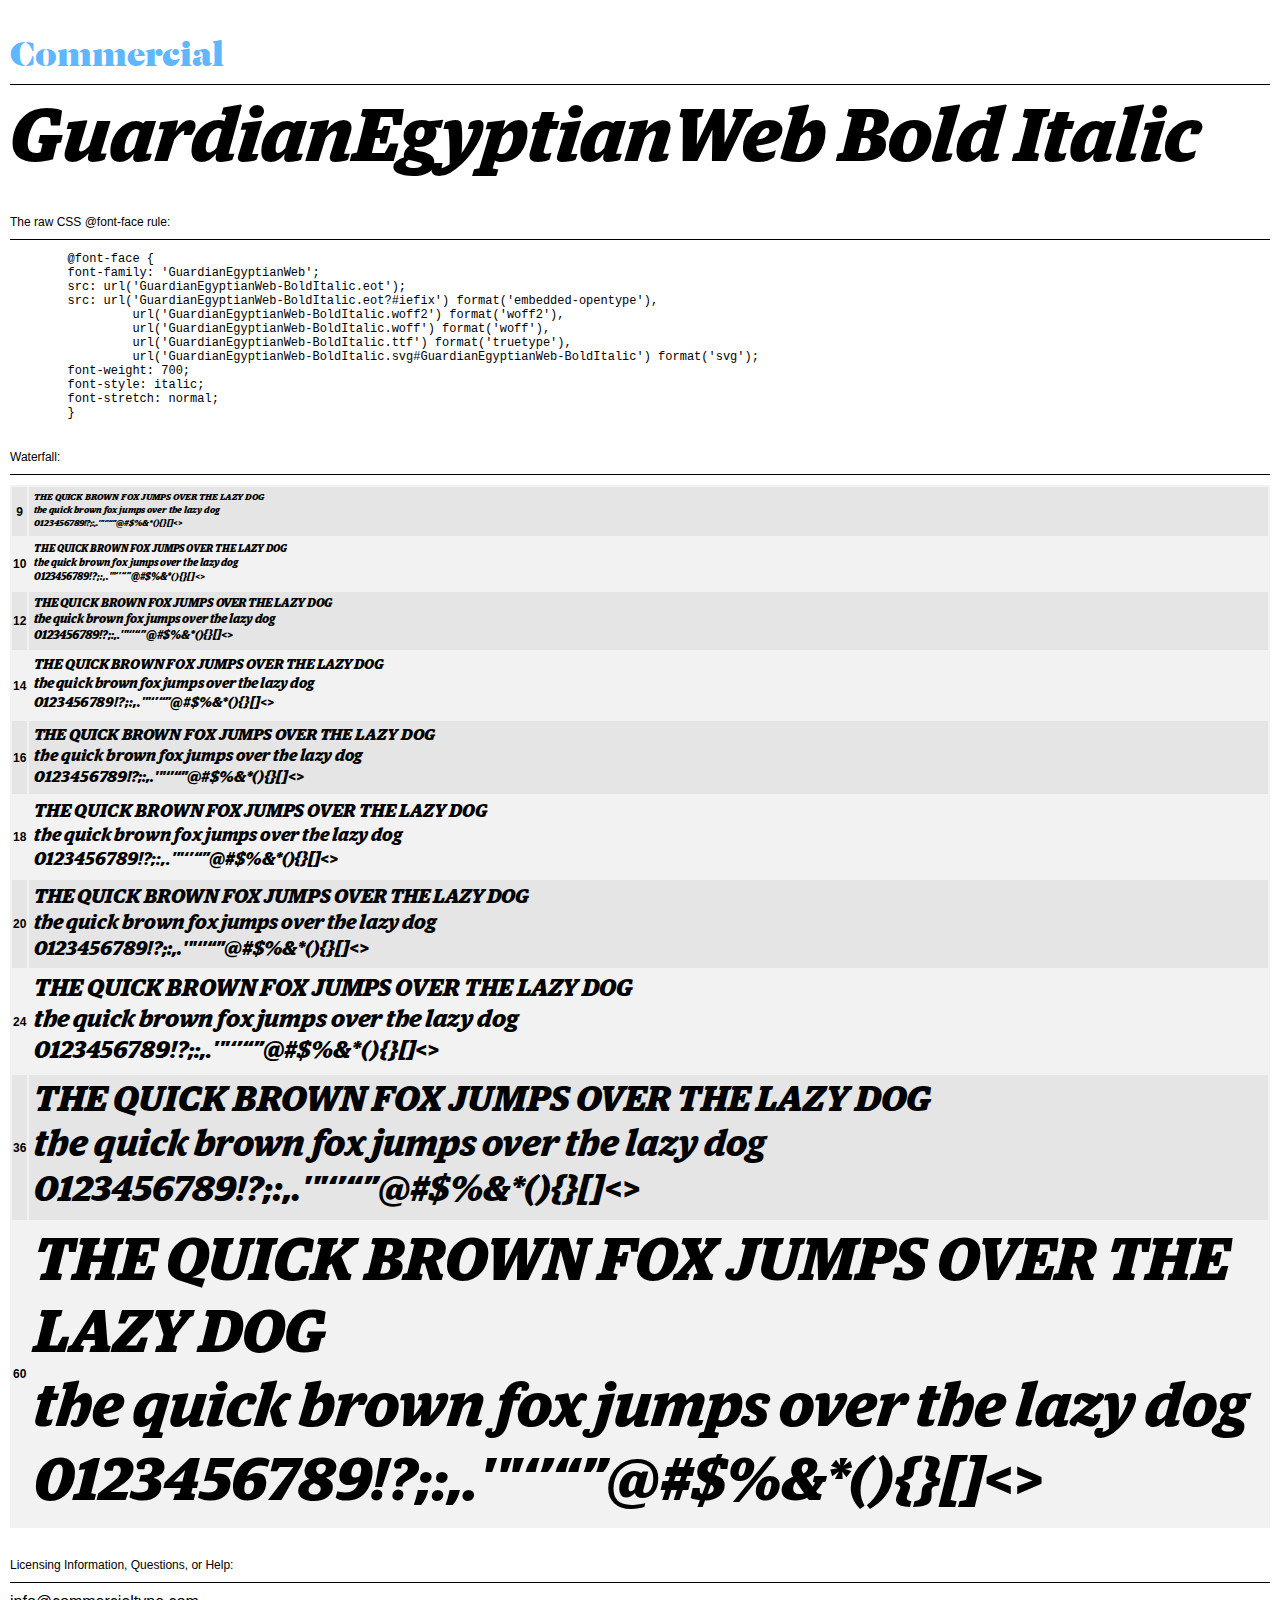
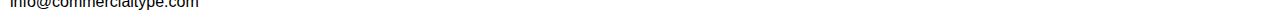
<file: fonts/Guardian/GuardianEgyptianWeb/GuardianEgyptianWeb-BoldItalic.html>
<!DOCTYPE HTML>
<html>
	<head>
		<meta content="text/html; charset=utf-8" http-equiv="Content-Type" />
		<title>GuardianEgyptianWeb-BoldItalic Demo</title>
		<style type="text/css">

				@font-face {
	font-family: 'GuardianEgyptianWeb';
	src: url('GuardianEgyptianWeb-BoldItalic.eot');
	src: url('GuardianEgyptianWeb-BoldItalic.eot?#iefix') format('embedded-opentype'),
		 url('GuardianEgyptianWeb-BoldItalic.woff2') format('woff2'),
		 url('GuardianEgyptianWeb-BoldItalic.woff') format('woff'),
		 url('GuardianEgyptianWeb-BoldItalic.ttf') format('truetype'),
		 url('GuardianEgyptianWeb-BoldItalic.svg#GuardianEgyptianWeb-BoldItalic') format('svg');
	font-weight: 700;
	font-style: italic;
	font-stretch: normal;
	}

			@font-face {
			  font-family: 'Commercial';
			  src: url([data-uri]) format('woff');
				font-style: normal;
				font-weight: normal;
				font-stretch: normal;
			}

			body {
				background-color: white;
				padding: 10px;
				margin: 0px;
				font-family: Helvetica;
				-moz-font-feature-settings: "liga", "kern";
				-moz-font-feature-settings:"liga=1, kern=1";
				-ms-font-feature-settings:"liga", "kern";
				-o-font-feature-settings:"liga", "kern";
				-webkit-font-feature-settings:"liga", "kern";
				font-feature-settings: "liga", "kern";
			}

			h1 {
				font-family: Helvetica;
				font-weight: normal;
				font-size: 12px;
				margin: 30px 0px 10px 0px;
				padding: 0px 0px 10px 0px;
				border-bottom: 1px solid black;
			}
			
			h1.nameplate {
				font-family: "Commercial";
				font-weight: normal;
				font-size: 36px;
				color:#60B6FF;
				margin: 30px 0px 10px 0px;
				padding: 0px 0px 10px 0px;
				border-bottom: 1px solid black;
			}

			p {
				margin: 0px 0px 2px 0px;
				font-family: "GuardianEgyptianWeb";
				font-style: italic;
				font-weight: 700;
				font-stretch: normal;
			}

			a {
				text-decoration: none;
				color: black;
			}
			
			pre {
				font-family: Menlo, Monaco, monospace;
				font-size: 12px;
			}

			table {
				font-family: Helvetica;
				font-size: 12px;
				padding: 0px;
				background-color: rgba(0,0,0,.05);
			}
			tr:nth-child(odd) {
				background-color: rgba(0,0,0,.05);
			}
			td {
				padding: 5px;
			}
		</style>

	</head>
	<body>

	<h1 class='nameplate'>Commercial</h1>


		<p style="font-size: 75px">GuardianEgyptianWeb Bold Italic</p>

		<h1>The raw CSS @font-face rule:</h1>

		<pre>	@font-face {
	font-family: 'GuardianEgyptianWeb';
	src: url('GuardianEgyptianWeb-BoldItalic.eot');
	src: url('GuardianEgyptianWeb-BoldItalic.eot?#iefix') format('embedded-opentype'),
		 url('GuardianEgyptianWeb-BoldItalic.woff2') format('woff2'),
		 url('GuardianEgyptianWeb-BoldItalic.woff') format('woff'),
		 url('GuardianEgyptianWeb-BoldItalic.ttf') format('truetype'),
		 url('GuardianEgyptianWeb-BoldItalic.svg#GuardianEgyptianWeb-BoldItalic') format('svg');
	font-weight: 700;
	font-style: italic;
	font-stretch: normal;
	}</pre>

		<h1>Waterfall:</h1>

		<table>
 			<tr><th>9</th><td style="font-size: 9px"><p>THE QUICK BROWN FOX JUMPS OVER THE LAZY DOG</p><p>the quick brown fox jumps over the lazy dog</p><p>0123456789!?;:,.'"&#8216;&#8217;&#8220;&#8221;@#$%&*(){}[]<></p></td></tr>
 			<tr><th>10</th><td style="font-size: 10px"><p>THE QUICK BROWN FOX JUMPS OVER THE LAZY DOG</p><p>the quick brown fox jumps over the lazy dog</p><p>0123456789!?;:,.'"&#8216;&#8217;&#8220;&#8221;@#$%&*(){}[]<></p></td></tr>
			<tr><th>12</th><td style="font-size: 12px"><p>THE QUICK BROWN FOX JUMPS OVER THE LAZY DOG</p><p>the quick brown fox jumps over the lazy dog</p><p>0123456789!?;:,.'"&#8216;&#8217;&#8220;&#8221;@#$%&*(){}[]<></p></td></tr>
			<tr><th>14</th><td style="font-size: 14px"><p>THE QUICK BROWN FOX JUMPS OVER THE LAZY DOG</p><p>the quick brown fox jumps over the lazy dog</p><p>0123456789!?;:,.'"&#8216;&#8217;&#8220;&#8221;@#$%&*(){}[]<></p></td></tr>
			<tr><th>16</th><td style="font-size: 16px"><p>THE QUICK BROWN FOX JUMPS OVER THE LAZY DOG</p><p>the quick brown fox jumps over the lazy dog</p><p>0123456789!?;:,.'"&#8216;&#8217;&#8220;&#8221;@#$%&*(){}[]<></p></td></tr>
			<tr><th>18</th><td style="font-size: 18px"><p>THE QUICK BROWN FOX JUMPS OVER THE LAZY DOG</p><p>the quick brown fox jumps over the lazy dog</p><p>0123456789!?;:,.'"&#8216;&#8217;&#8220;&#8221;@#$%&*(){}[]<></p></td></tr>
			<tr><th>20</th><td style="font-size: 20px"><p>THE QUICK BROWN FOX JUMPS OVER THE LAZY DOG</p><p>the quick brown fox jumps over the lazy dog</p><p>0123456789!?;:,.'"&#8216;&#8217;&#8220;&#8221;@#$%&*(){}[]<></p></td></tr>
			<tr><th>24</th><td style="font-size: 24px"><p>THE QUICK BROWN FOX JUMPS OVER THE LAZY DOG</p><p>the quick brown fox jumps over the lazy dog</p><p>0123456789!?;:,.'"&#8216;&#8217;&#8220;&#8221;@#$%&*(){}[]<></p></td></tr>
			<tr><th>36</th><td style="font-size: 36px"><p>THE QUICK BROWN FOX JUMPS OVER THE LAZY DOG</p><p>the quick brown fox jumps over the lazy dog</p><p>0123456789!?;:,.'"&#8216;&#8217;&#8220;&#8221;@#$%&*(){}[]<></p></td></tr>
			<tr><th>60</th><td style="font-size: 60px"><p>THE QUICK BROWN FOX JUMPS OVER THE LAZY DOG</p><p>the quick brown fox jumps over the lazy dog</p><p>0123456789!?;:,.'"&#8216;&#8217;&#8220;&#8221;@#$%&*(){}[]<></p></td></tr>
		</table>
	
		<h1>Licensing Information, Questions, or Help:</h1>

		<a href="mailto:info@commercialtype.com">info@commercialtype.com</a>

	</body>
</html>
</file>
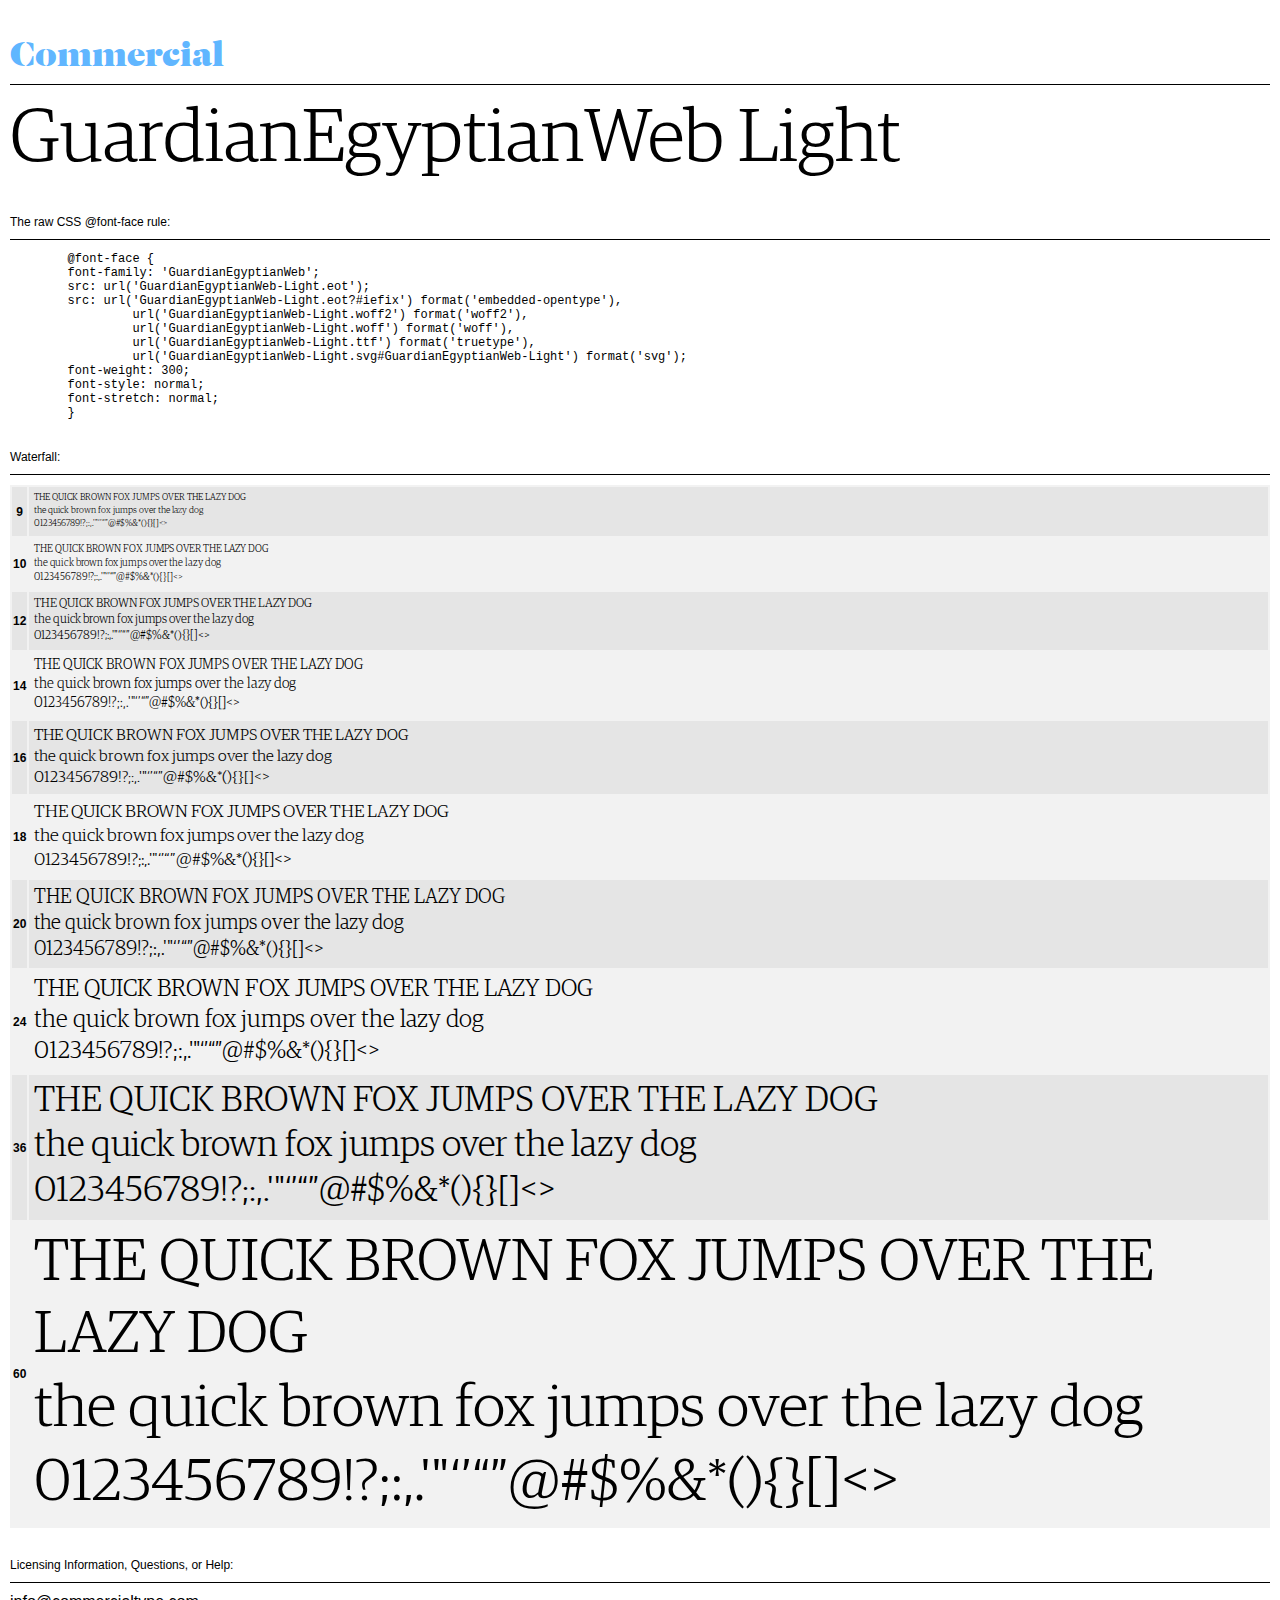
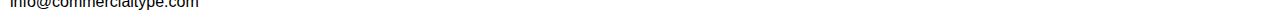
<file: fonts/Guardian/GuardianEgyptianWeb/GuardianEgyptianWeb-Light.html>
<!DOCTYPE HTML>
<html>
	<head>
		<meta content="text/html; charset=utf-8" http-equiv="Content-Type" />
		<title>GuardianEgyptianWeb-Light Demo</title>
		<style type="text/css">

				@font-face {
	font-family: 'GuardianEgyptianWeb';
	src: url('GuardianEgyptianWeb-Light.eot');
	src: url('GuardianEgyptianWeb-Light.eot?#iefix') format('embedded-opentype'),
		 url('GuardianEgyptianWeb-Light.woff2') format('woff2'),
		 url('GuardianEgyptianWeb-Light.woff') format('woff'),
		 url('GuardianEgyptianWeb-Light.ttf') format('truetype'),
		 url('GuardianEgyptianWeb-Light.svg#GuardianEgyptianWeb-Light') format('svg');
	font-weight: 300;
	font-style: normal;
	font-stretch: normal;
	}

			@font-face {
			  font-family: 'Commercial';
			  src: url([data-uri]) format('woff');
				font-style: normal;
				font-weight: normal;
				font-stretch: normal;
			}

			body {
				background-color: white;
				padding: 10px;
				margin: 0px;
				font-family: Helvetica;
				-moz-font-feature-settings: "liga", "kern";
				-moz-font-feature-settings:"liga=1, kern=1";
				-ms-font-feature-settings:"liga", "kern";
				-o-font-feature-settings:"liga", "kern";
				-webkit-font-feature-settings:"liga", "kern";
				font-feature-settings: "liga", "kern";
			}

			h1 {
				font-family: Helvetica;
				font-weight: normal;
				font-size: 12px;
				margin: 30px 0px 10px 0px;
				padding: 0px 0px 10px 0px;
				border-bottom: 1px solid black;
			}
			
			h1.nameplate {
				font-family: "Commercial";
				font-weight: normal;
				font-size: 36px;
				color:#60B6FF;
				margin: 30px 0px 10px 0px;
				padding: 0px 0px 10px 0px;
				border-bottom: 1px solid black;
			}

			p {
				margin: 0px 0px 2px 0px;
				font-family: "GuardianEgyptianWeb";
				font-style: normal;
				font-weight: 300;
				font-stretch: normal;
			}

			a {
				text-decoration: none;
				color: black;
			}
			
			pre {
				font-family: Menlo, Monaco, monospace;
				font-size: 12px;
			}

			table {
				font-family: Helvetica;
				font-size: 12px;
				padding: 0px;
				background-color: rgba(0,0,0,.05);
			}
			tr:nth-child(odd) {
				background-color: rgba(0,0,0,.05);
			}
			td {
				padding: 5px;
			}
		</style>

	</head>
	<body>

	<h1 class='nameplate'>Commercial</h1>


		<p style="font-size: 75px">GuardianEgyptianWeb Light</p>

		<h1>The raw CSS @font-face rule:</h1>

		<pre>	@font-face {
	font-family: 'GuardianEgyptianWeb';
	src: url('GuardianEgyptianWeb-Light.eot');
	src: url('GuardianEgyptianWeb-Light.eot?#iefix') format('embedded-opentype'),
		 url('GuardianEgyptianWeb-Light.woff2') format('woff2'),
		 url('GuardianEgyptianWeb-Light.woff') format('woff'),
		 url('GuardianEgyptianWeb-Light.ttf') format('truetype'),
		 url('GuardianEgyptianWeb-Light.svg#GuardianEgyptianWeb-Light') format('svg');
	font-weight: 300;
	font-style: normal;
	font-stretch: normal;
	}</pre>

		<h1>Waterfall:</h1>

		<table>
 			<tr><th>9</th><td style="font-size: 9px"><p>THE QUICK BROWN FOX JUMPS OVER THE LAZY DOG</p><p>the quick brown fox jumps over the lazy dog</p><p>0123456789!?;:,.'"&#8216;&#8217;&#8220;&#8221;@#$%&*(){}[]<></p></td></tr>
 			<tr><th>10</th><td style="font-size: 10px"><p>THE QUICK BROWN FOX JUMPS OVER THE LAZY DOG</p><p>the quick brown fox jumps over the lazy dog</p><p>0123456789!?;:,.'"&#8216;&#8217;&#8220;&#8221;@#$%&*(){}[]<></p></td></tr>
			<tr><th>12</th><td style="font-size: 12px"><p>THE QUICK BROWN FOX JUMPS OVER THE LAZY DOG</p><p>the quick brown fox jumps over the lazy dog</p><p>0123456789!?;:,.'"&#8216;&#8217;&#8220;&#8221;@#$%&*(){}[]<></p></td></tr>
			<tr><th>14</th><td style="font-size: 14px"><p>THE QUICK BROWN FOX JUMPS OVER THE LAZY DOG</p><p>the quick brown fox jumps over the lazy dog</p><p>0123456789!?;:,.'"&#8216;&#8217;&#8220;&#8221;@#$%&*(){}[]<></p></td></tr>
			<tr><th>16</th><td style="font-size: 16px"><p>THE QUICK BROWN FOX JUMPS OVER THE LAZY DOG</p><p>the quick brown fox jumps over the lazy dog</p><p>0123456789!?;:,.'"&#8216;&#8217;&#8220;&#8221;@#$%&*(){}[]<></p></td></tr>
			<tr><th>18</th><td style="font-size: 18px"><p>THE QUICK BROWN FOX JUMPS OVER THE LAZY DOG</p><p>the quick brown fox jumps over the lazy dog</p><p>0123456789!?;:,.'"&#8216;&#8217;&#8220;&#8221;@#$%&*(){}[]<></p></td></tr>
			<tr><th>20</th><td style="font-size: 20px"><p>THE QUICK BROWN FOX JUMPS OVER THE LAZY DOG</p><p>the quick brown fox jumps over the lazy dog</p><p>0123456789!?;:,.'"&#8216;&#8217;&#8220;&#8221;@#$%&*(){}[]<></p></td></tr>
			<tr><th>24</th><td style="font-size: 24px"><p>THE QUICK BROWN FOX JUMPS OVER THE LAZY DOG</p><p>the quick brown fox jumps over the lazy dog</p><p>0123456789!?;:,.'"&#8216;&#8217;&#8220;&#8221;@#$%&*(){}[]<></p></td></tr>
			<tr><th>36</th><td style="font-size: 36px"><p>THE QUICK BROWN FOX JUMPS OVER THE LAZY DOG</p><p>the quick brown fox jumps over the lazy dog</p><p>0123456789!?;:,.'"&#8216;&#8217;&#8220;&#8221;@#$%&*(){}[]<></p></td></tr>
			<tr><th>60</th><td style="font-size: 60px"><p>THE QUICK BROWN FOX JUMPS OVER THE LAZY DOG</p><p>the quick brown fox jumps over the lazy dog</p><p>0123456789!?;:,.'"&#8216;&#8217;&#8220;&#8221;@#$%&*(){}[]<></p></td></tr>
		</table>
	
		<h1>Licensing Information, Questions, or Help:</h1>

		<a href="mailto:info@commercialtype.com">info@commercialtype.com</a>

	</body>
</html>
</file>
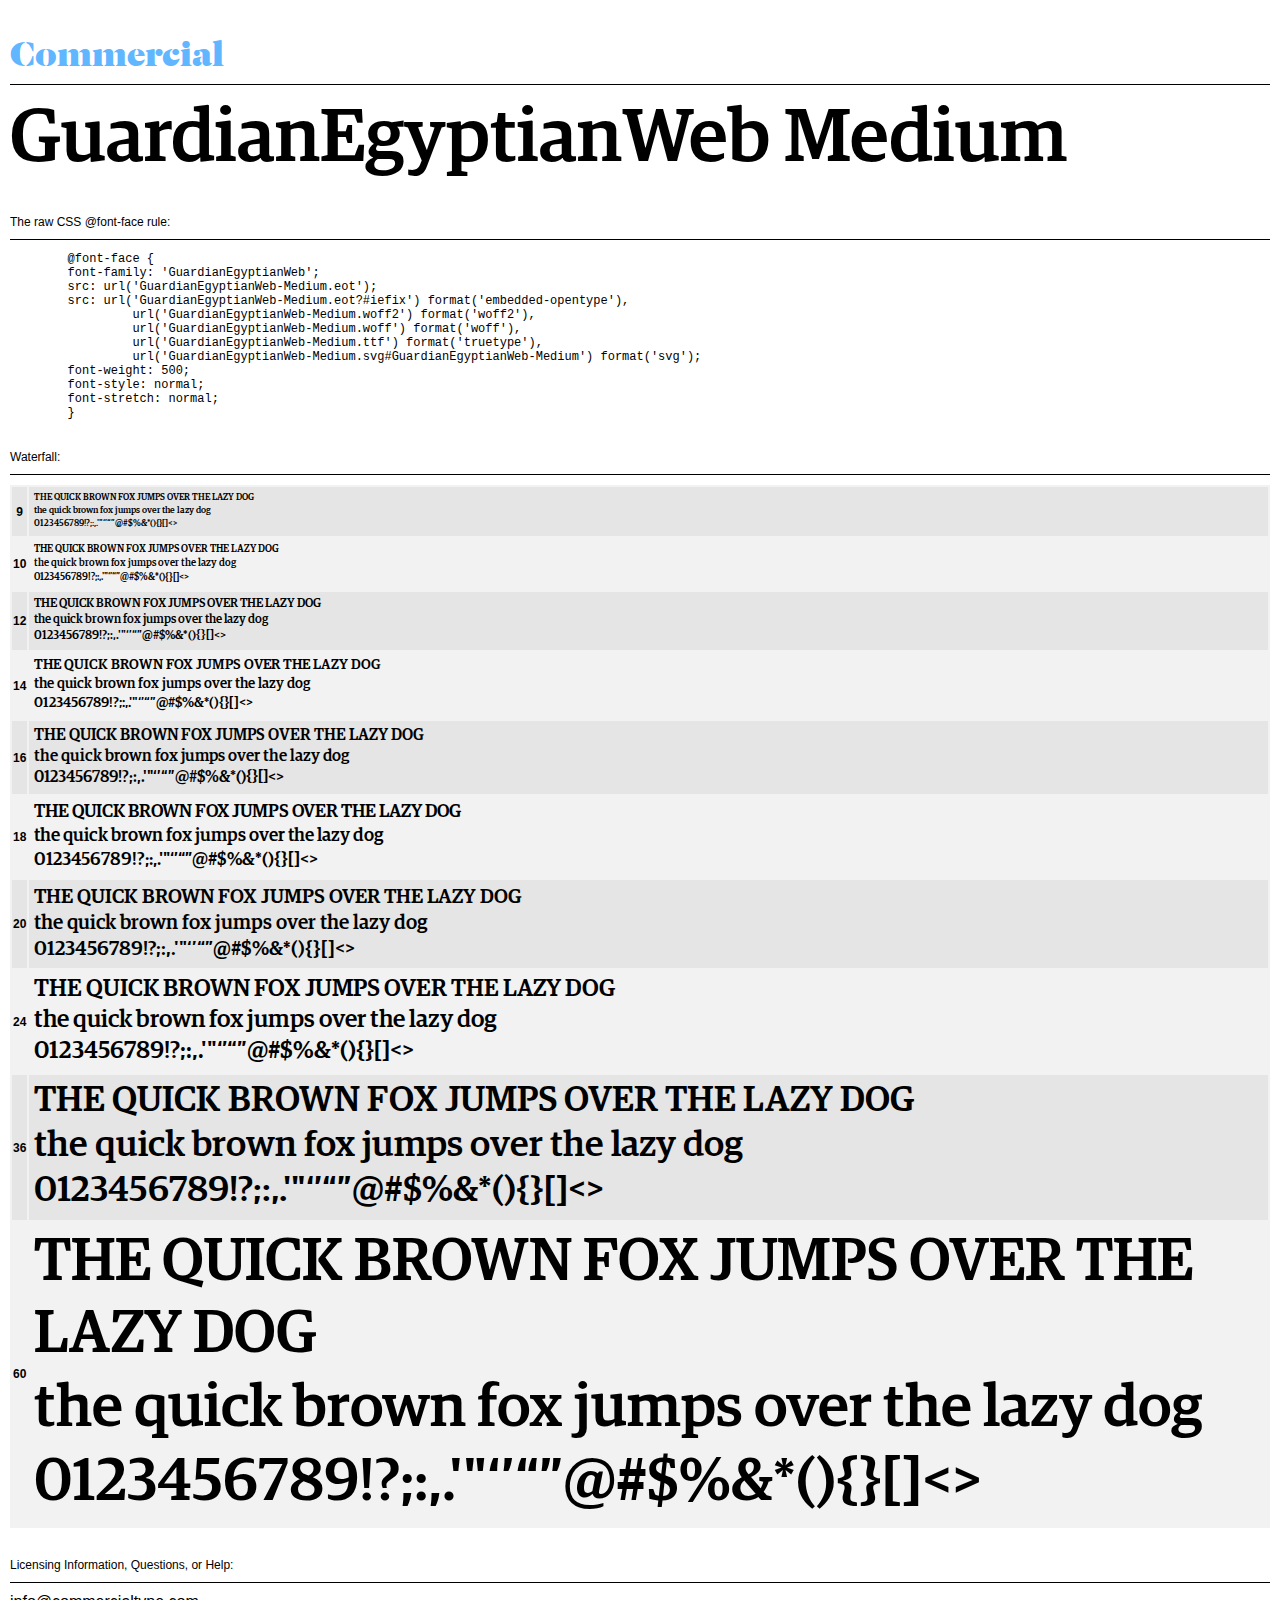
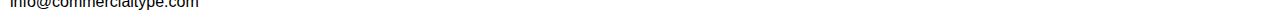
<file: fonts/Guardian/GuardianEgyptianWeb/GuardianEgyptianWeb-Medium.html>
<!DOCTYPE HTML>
<html>
	<head>
		<meta content="text/html; charset=utf-8" http-equiv="Content-Type" />
		<title>GuardianEgyptianWeb-Medium Demo</title>
		<style type="text/css">

				@font-face {
	font-family: 'GuardianEgyptianWeb';
	src: url('GuardianEgyptianWeb-Medium.eot');
	src: url('GuardianEgyptianWeb-Medium.eot?#iefix') format('embedded-opentype'),
		 url('GuardianEgyptianWeb-Medium.woff2') format('woff2'),
		 url('GuardianEgyptianWeb-Medium.woff') format('woff'),
		 url('GuardianEgyptianWeb-Medium.ttf') format('truetype'),
		 url('GuardianEgyptianWeb-Medium.svg#GuardianEgyptianWeb-Medium') format('svg');
	font-weight: 500;
	font-style: normal;
	font-stretch: normal;
	}

			@font-face {
			  font-family: 'Commercial';
			  src: url([data-uri]) format('woff');
				font-style: normal;
				font-weight: normal;
				font-stretch: normal;
			}

			body {
				background-color: white;
				padding: 10px;
				margin: 0px;
				font-family: Helvetica;
				-moz-font-feature-settings: "liga", "kern";
				-moz-font-feature-settings:"liga=1, kern=1";
				-ms-font-feature-settings:"liga", "kern";
				-o-font-feature-settings:"liga", "kern";
				-webkit-font-feature-settings:"liga", "kern";
				font-feature-settings: "liga", "kern";
			}

			h1 {
				font-family: Helvetica;
				font-weight: normal;
				font-size: 12px;
				margin: 30px 0px 10px 0px;
				padding: 0px 0px 10px 0px;
				border-bottom: 1px solid black;
			}
			
			h1.nameplate {
				font-family: "Commercial";
				font-weight: normal;
				font-size: 36px;
				color:#60B6FF;
				margin: 30px 0px 10px 0px;
				padding: 0px 0px 10px 0px;
				border-bottom: 1px solid black;
			}

			p {
				margin: 0px 0px 2px 0px;
				font-family: "GuardianEgyptianWeb";
				font-style: normal;
				font-weight: 500;
				font-stretch: normal;
			}

			a {
				text-decoration: none;
				color: black;
			}
			
			pre {
				font-family: Menlo, Monaco, monospace;
				font-size: 12px;
			}

			table {
				font-family: Helvetica;
				font-size: 12px;
				padding: 0px;
				background-color: rgba(0,0,0,.05);
			}
			tr:nth-child(odd) {
				background-color: rgba(0,0,0,.05);
			}
			td {
				padding: 5px;
			}
		</style>

	</head>
	<body>

	<h1 class='nameplate'>Commercial</h1>


		<p style="font-size: 75px">GuardianEgyptianWeb Medium</p>

		<h1>The raw CSS @font-face rule:</h1>

		<pre>	@font-face {
	font-family: 'GuardianEgyptianWeb';
	src: url('GuardianEgyptianWeb-Medium.eot');
	src: url('GuardianEgyptianWeb-Medium.eot?#iefix') format('embedded-opentype'),
		 url('GuardianEgyptianWeb-Medium.woff2') format('woff2'),
		 url('GuardianEgyptianWeb-Medium.woff') format('woff'),
		 url('GuardianEgyptianWeb-Medium.ttf') format('truetype'),
		 url('GuardianEgyptianWeb-Medium.svg#GuardianEgyptianWeb-Medium') format('svg');
	font-weight: 500;
	font-style: normal;
	font-stretch: normal;
	}</pre>

		<h1>Waterfall:</h1>

		<table>
 			<tr><th>9</th><td style="font-size: 9px"><p>THE QUICK BROWN FOX JUMPS OVER THE LAZY DOG</p><p>the quick brown fox jumps over the lazy dog</p><p>0123456789!?;:,.'"&#8216;&#8217;&#8220;&#8221;@#$%&*(){}[]<></p></td></tr>
 			<tr><th>10</th><td style="font-size: 10px"><p>THE QUICK BROWN FOX JUMPS OVER THE LAZY DOG</p><p>the quick brown fox jumps over the lazy dog</p><p>0123456789!?;:,.'"&#8216;&#8217;&#8220;&#8221;@#$%&*(){}[]<></p></td></tr>
			<tr><th>12</th><td style="font-size: 12px"><p>THE QUICK BROWN FOX JUMPS OVER THE LAZY DOG</p><p>the quick brown fox jumps over the lazy dog</p><p>0123456789!?;:,.'"&#8216;&#8217;&#8220;&#8221;@#$%&*(){}[]<></p></td></tr>
			<tr><th>14</th><td style="font-size: 14px"><p>THE QUICK BROWN FOX JUMPS OVER THE LAZY DOG</p><p>the quick brown fox jumps over the lazy dog</p><p>0123456789!?;:,.'"&#8216;&#8217;&#8220;&#8221;@#$%&*(){}[]<></p></td></tr>
			<tr><th>16</th><td style="font-size: 16px"><p>THE QUICK BROWN FOX JUMPS OVER THE LAZY DOG</p><p>the quick brown fox jumps over the lazy dog</p><p>0123456789!?;:,.'"&#8216;&#8217;&#8220;&#8221;@#$%&*(){}[]<></p></td></tr>
			<tr><th>18</th><td style="font-size: 18px"><p>THE QUICK BROWN FOX JUMPS OVER THE LAZY DOG</p><p>the quick brown fox jumps over the lazy dog</p><p>0123456789!?;:,.'"&#8216;&#8217;&#8220;&#8221;@#$%&*(){}[]<></p></td></tr>
			<tr><th>20</th><td style="font-size: 20px"><p>THE QUICK BROWN FOX JUMPS OVER THE LAZY DOG</p><p>the quick brown fox jumps over the lazy dog</p><p>0123456789!?;:,.'"&#8216;&#8217;&#8220;&#8221;@#$%&*(){}[]<></p></td></tr>
			<tr><th>24</th><td style="font-size: 24px"><p>THE QUICK BROWN FOX JUMPS OVER THE LAZY DOG</p><p>the quick brown fox jumps over the lazy dog</p><p>0123456789!?;:,.'"&#8216;&#8217;&#8220;&#8221;@#$%&*(){}[]<></p></td></tr>
			<tr><th>36</th><td style="font-size: 36px"><p>THE QUICK BROWN FOX JUMPS OVER THE LAZY DOG</p><p>the quick brown fox jumps over the lazy dog</p><p>0123456789!?;:,.'"&#8216;&#8217;&#8220;&#8221;@#$%&*(){}[]<></p></td></tr>
			<tr><th>60</th><td style="font-size: 60px"><p>THE QUICK BROWN FOX JUMPS OVER THE LAZY DOG</p><p>the quick brown fox jumps over the lazy dog</p><p>0123456789!?;:,.'"&#8216;&#8217;&#8220;&#8221;@#$%&*(){}[]<></p></td></tr>
		</table>
	
		<h1>Licensing Information, Questions, or Help:</h1>

		<a href="mailto:info@commercialtype.com">info@commercialtype.com</a>

	</body>
</html>
</file>
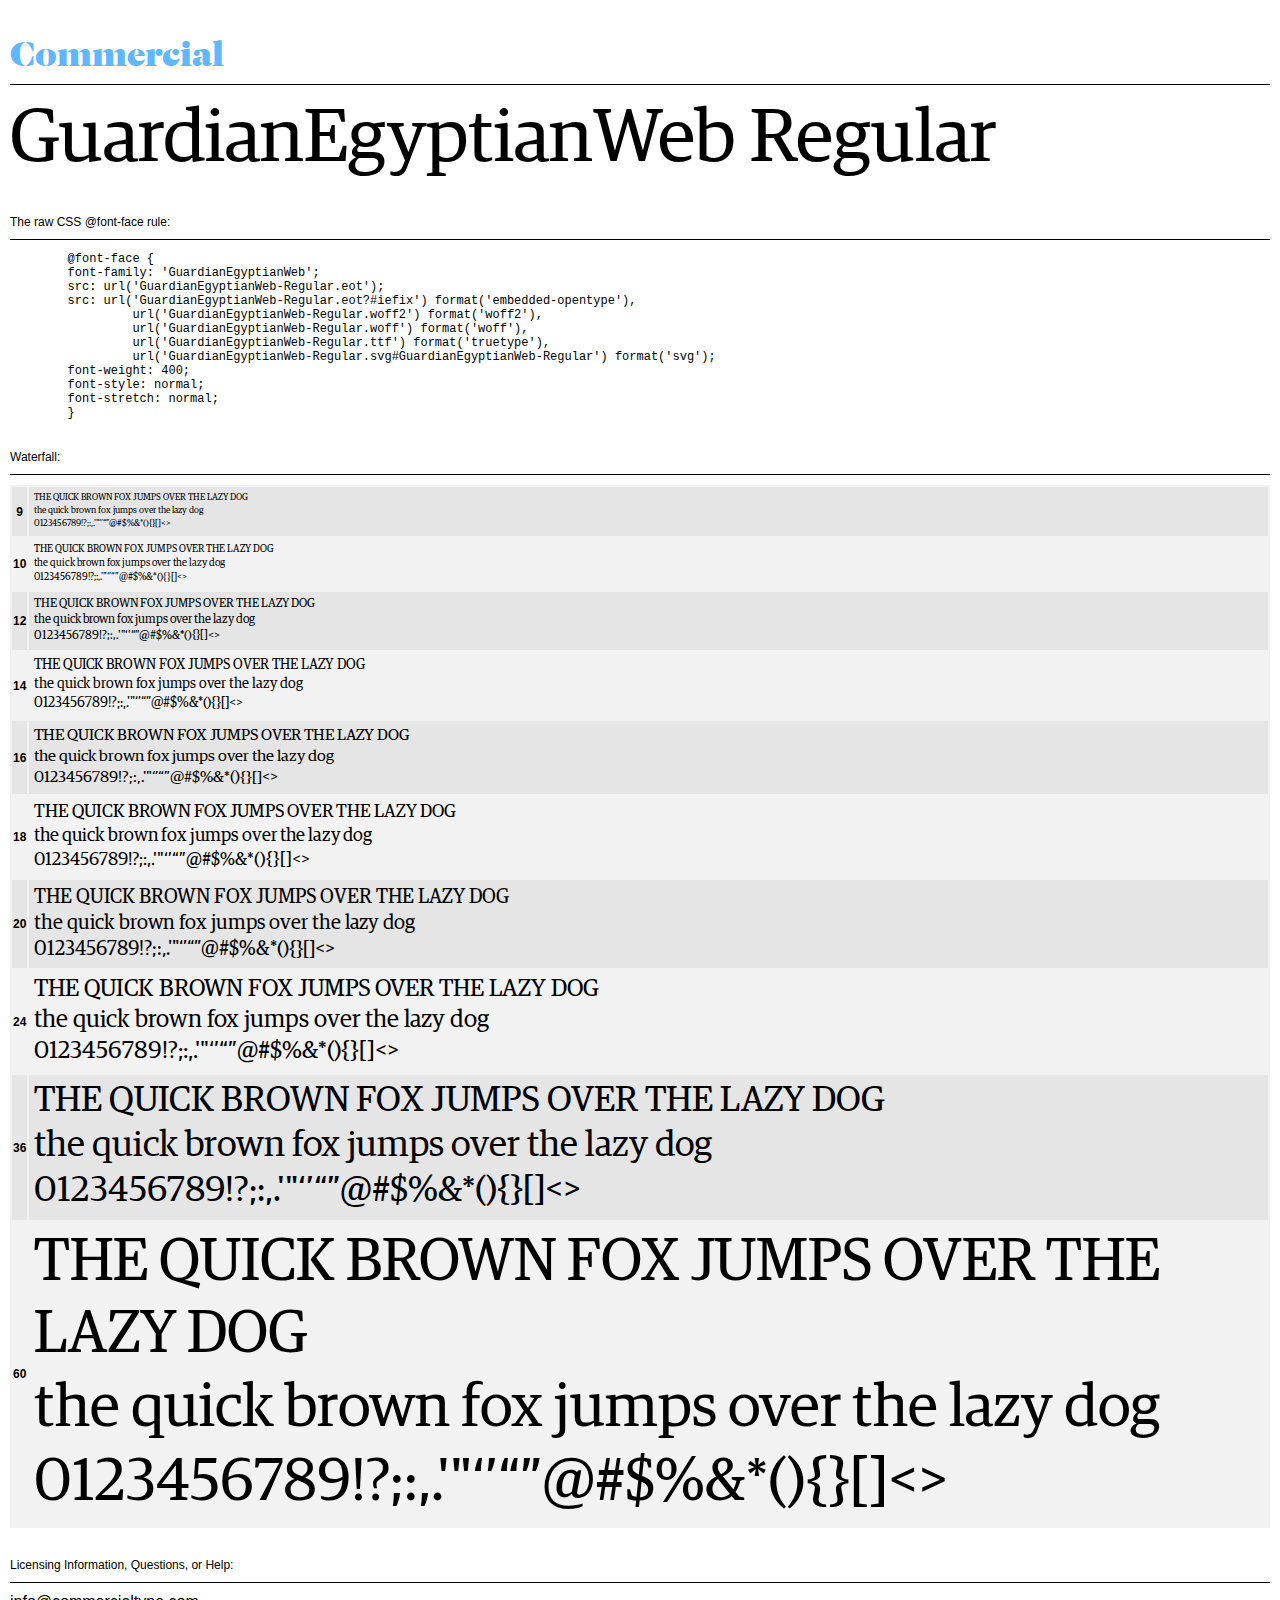
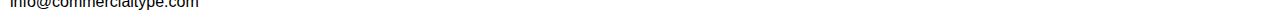
<file: fonts/Guardian/GuardianEgyptianWeb/GuardianEgyptianWeb-Regular.html>
<!DOCTYPE HTML>
<html>
	<head>
		<meta content="text/html; charset=utf-8" http-equiv="Content-Type" />
		<title>GuardianEgyptianWeb-Regular Demo</title>
		<style type="text/css">

				@font-face {
	font-family: 'GuardianEgyptianWeb';
	src: url('GuardianEgyptianWeb-Regular.eot');
	src: url('GuardianEgyptianWeb-Regular.eot?#iefix') format('embedded-opentype'),
		 url('GuardianEgyptianWeb-Regular.woff2') format('woff2'),
		 url('GuardianEgyptianWeb-Regular.woff') format('woff'),
		 url('GuardianEgyptianWeb-Regular.ttf') format('truetype'),
		 url('GuardianEgyptianWeb-Regular.svg#GuardianEgyptianWeb-Regular') format('svg');
	font-weight: 400;
	font-style: normal;
	font-stretch: normal;
	}

			@font-face {
			  font-family: 'Commercial';
			  src: url([data-uri]) format('woff');
				font-style: normal;
				font-weight: normal;
				font-stretch: normal;
			}

			body {
				background-color: white;
				padding: 10px;
				margin: 0px;
				font-family: Helvetica;
				-moz-font-feature-settings: "liga", "kern";
				-moz-font-feature-settings:"liga=1, kern=1";
				-ms-font-feature-settings:"liga", "kern";
				-o-font-feature-settings:"liga", "kern";
				-webkit-font-feature-settings:"liga", "kern";
				font-feature-settings: "liga", "kern";
			}

			h1 {
				font-family: Helvetica;
				font-weight: normal;
				font-size: 12px;
				margin: 30px 0px 10px 0px;
				padding: 0px 0px 10px 0px;
				border-bottom: 1px solid black;
			}
			
			h1.nameplate {
				font-family: "Commercial";
				font-weight: normal;
				font-size: 36px;
				color:#60B6FF;
				margin: 30px 0px 10px 0px;
				padding: 0px 0px 10px 0px;
				border-bottom: 1px solid black;
			}

			p {
				margin: 0px 0px 2px 0px;
				font-family: "GuardianEgyptianWeb";
				font-style: normal;
				font-weight: 400;
				font-stretch: normal;
			}

			a {
				text-decoration: none;
				color: black;
			}
			
			pre {
				font-family: Menlo, Monaco, monospace;
				font-size: 12px;
			}

			table {
				font-family: Helvetica;
				font-size: 12px;
				padding: 0px;
				background-color: rgba(0,0,0,.05);
			}
			tr:nth-child(odd) {
				background-color: rgba(0,0,0,.05);
			}
			td {
				padding: 5px;
			}
		</style>

	</head>
	<body>

	<h1 class='nameplate'>Commercial</h1>


		<p style="font-size: 75px">GuardianEgyptianWeb Regular</p>

		<h1>The raw CSS @font-face rule:</h1>

		<pre>	@font-face {
	font-family: 'GuardianEgyptianWeb';
	src: url('GuardianEgyptianWeb-Regular.eot');
	src: url('GuardianEgyptianWeb-Regular.eot?#iefix') format('embedded-opentype'),
		 url('GuardianEgyptianWeb-Regular.woff2') format('woff2'),
		 url('GuardianEgyptianWeb-Regular.woff') format('woff'),
		 url('GuardianEgyptianWeb-Regular.ttf') format('truetype'),
		 url('GuardianEgyptianWeb-Regular.svg#GuardianEgyptianWeb-Regular') format('svg');
	font-weight: 400;
	font-style: normal;
	font-stretch: normal;
	}</pre>

		<h1>Waterfall:</h1>

		<table>
 			<tr><th>9</th><td style="font-size: 9px"><p>THE QUICK BROWN FOX JUMPS OVER THE LAZY DOG</p><p>the quick brown fox jumps over the lazy dog</p><p>0123456789!?;:,.'"&#8216;&#8217;&#8220;&#8221;@#$%&*(){}[]<></p></td></tr>
 			<tr><th>10</th><td style="font-size: 10px"><p>THE QUICK BROWN FOX JUMPS OVER THE LAZY DOG</p><p>the quick brown fox jumps over the lazy dog</p><p>0123456789!?;:,.'"&#8216;&#8217;&#8220;&#8221;@#$%&*(){}[]<></p></td></tr>
			<tr><th>12</th><td style="font-size: 12px"><p>THE QUICK BROWN FOX JUMPS OVER THE LAZY DOG</p><p>the quick brown fox jumps over the lazy dog</p><p>0123456789!?;:,.'"&#8216;&#8217;&#8220;&#8221;@#$%&*(){}[]<></p></td></tr>
			<tr><th>14</th><td style="font-size: 14px"><p>THE QUICK BROWN FOX JUMPS OVER THE LAZY DOG</p><p>the quick brown fox jumps over the lazy dog</p><p>0123456789!?;:,.'"&#8216;&#8217;&#8220;&#8221;@#$%&*(){}[]<></p></td></tr>
			<tr><th>16</th><td style="font-size: 16px"><p>THE QUICK BROWN FOX JUMPS OVER THE LAZY DOG</p><p>the quick brown fox jumps over the lazy dog</p><p>0123456789!?;:,.'"&#8216;&#8217;&#8220;&#8221;@#$%&*(){}[]<></p></td></tr>
			<tr><th>18</th><td style="font-size: 18px"><p>THE QUICK BROWN FOX JUMPS OVER THE LAZY DOG</p><p>the quick brown fox jumps over the lazy dog</p><p>0123456789!?;:,.'"&#8216;&#8217;&#8220;&#8221;@#$%&*(){}[]<></p></td></tr>
			<tr><th>20</th><td style="font-size: 20px"><p>THE QUICK BROWN FOX JUMPS OVER THE LAZY DOG</p><p>the quick brown fox jumps over the lazy dog</p><p>0123456789!?;:,.'"&#8216;&#8217;&#8220;&#8221;@#$%&*(){}[]<></p></td></tr>
			<tr><th>24</th><td style="font-size: 24px"><p>THE QUICK BROWN FOX JUMPS OVER THE LAZY DOG</p><p>the quick brown fox jumps over the lazy dog</p><p>0123456789!?;:,.'"&#8216;&#8217;&#8220;&#8221;@#$%&*(){}[]<></p></td></tr>
			<tr><th>36</th><td style="font-size: 36px"><p>THE QUICK BROWN FOX JUMPS OVER THE LAZY DOG</p><p>the quick brown fox jumps over the lazy dog</p><p>0123456789!?;:,.'"&#8216;&#8217;&#8220;&#8221;@#$%&*(){}[]<></p></td></tr>
			<tr><th>60</th><td style="font-size: 60px"><p>THE QUICK BROWN FOX JUMPS OVER THE LAZY DOG</p><p>the quick brown fox jumps over the lazy dog</p><p>0123456789!?;:,.'"&#8216;&#8217;&#8220;&#8221;@#$%&*(){}[]<></p></td></tr>
		</table>
	
		<h1>Licensing Information, Questions, or Help:</h1>

		<a href="mailto:info@commercialtype.com">info@commercialtype.com</a>

	</body>
</html>
</file>
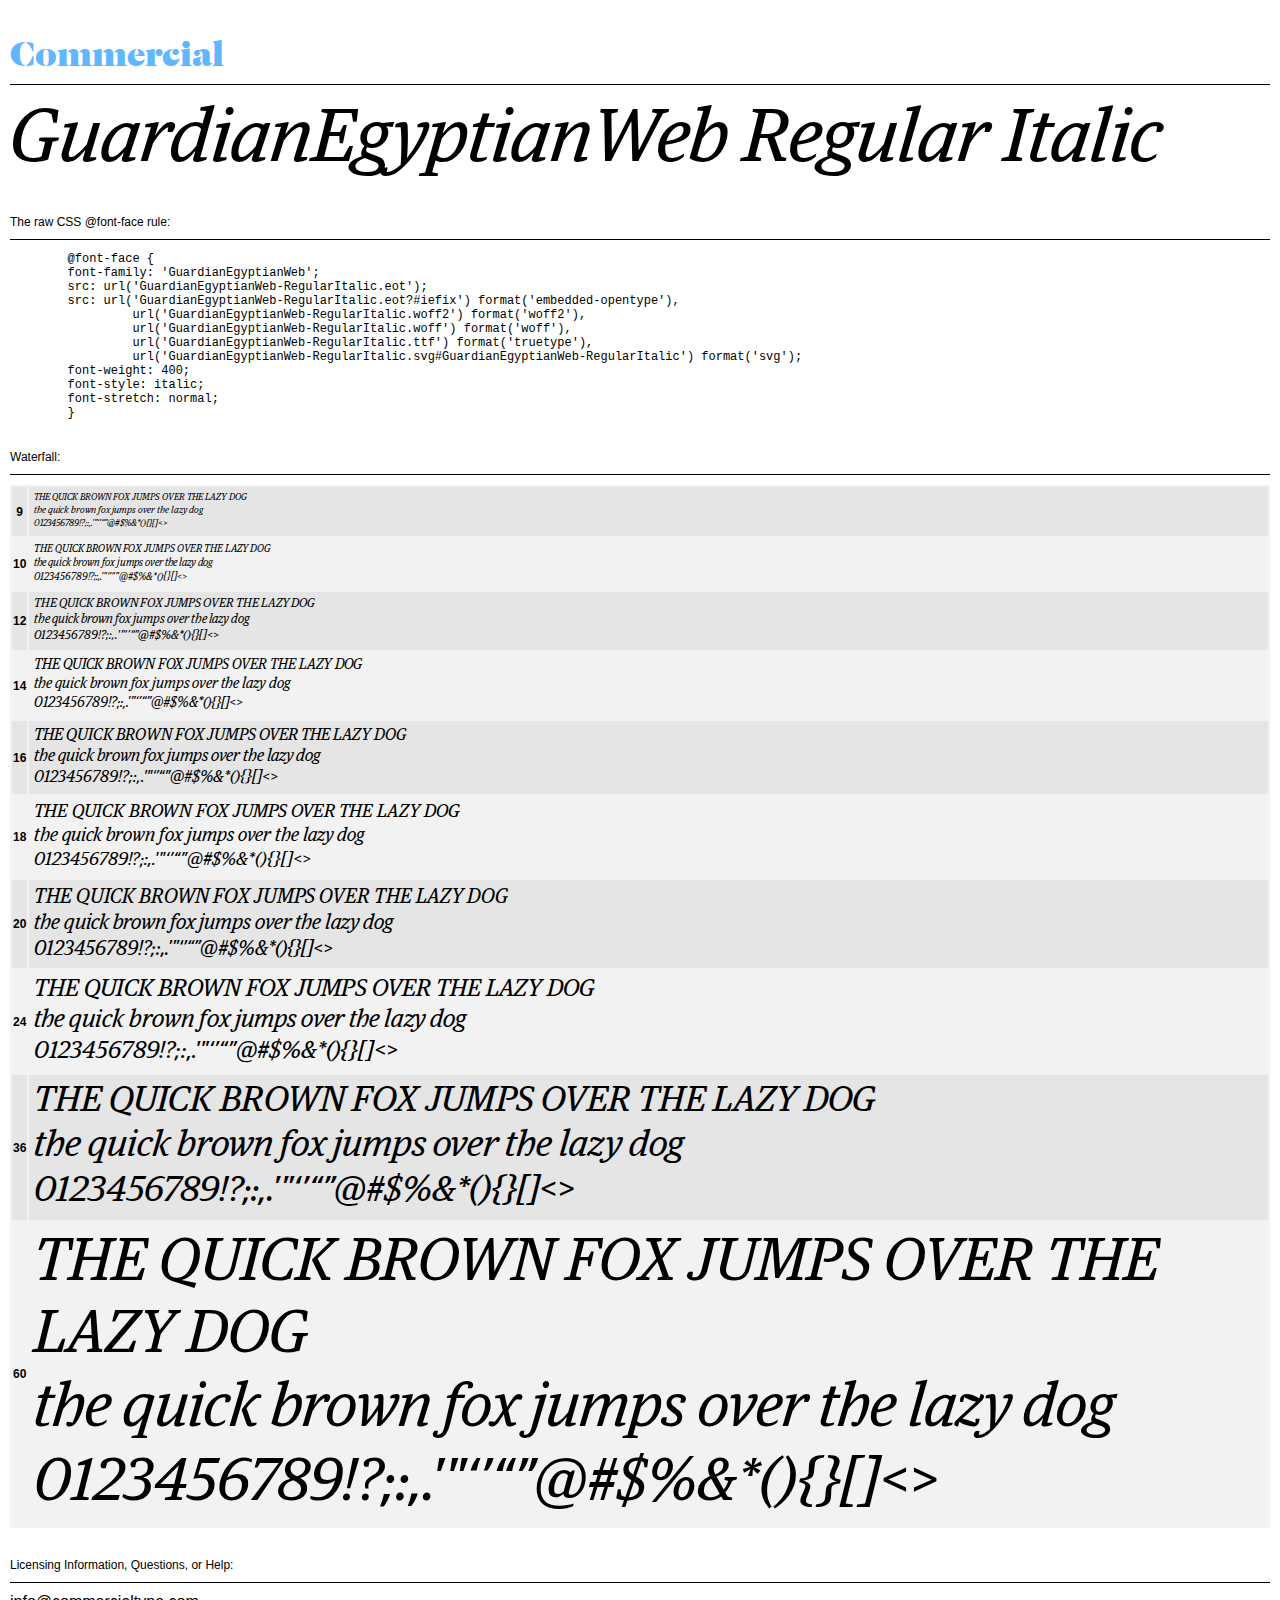
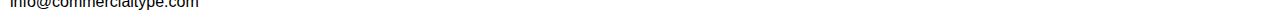
<file: fonts/Guardian/GuardianEgyptianWeb/GuardianEgyptianWeb-RegularItalic.html>
<!DOCTYPE HTML>
<html>
	<head>
		<meta content="text/html; charset=utf-8" http-equiv="Content-Type" />
		<title>GuardianEgyptianWeb-RegularItalic Demo</title>
		<style type="text/css">

				@font-face {
	font-family: 'GuardianEgyptianWeb';
	src: url('GuardianEgyptianWeb-RegularItalic.eot');
	src: url('GuardianEgyptianWeb-RegularItalic.eot?#iefix') format('embedded-opentype'),
		 url('GuardianEgyptianWeb-RegularItalic.woff2') format('woff2'),
		 url('GuardianEgyptianWeb-RegularItalic.woff') format('woff'),
		 url('GuardianEgyptianWeb-RegularItalic.ttf') format('truetype'),
		 url('GuardianEgyptianWeb-RegularItalic.svg#GuardianEgyptianWeb-RegularItalic') format('svg');
	font-weight: 400;
	font-style: italic;
	font-stretch: normal;
	}

			@font-face {
			  font-family: 'Commercial';
			  src: url([data-uri]) format('woff');
				font-style: normal;
				font-weight: normal;
				font-stretch: normal;
			}

			body {
				background-color: white;
				padding: 10px;
				margin: 0px;
				font-family: Helvetica;
				-moz-font-feature-settings: "liga", "kern";
				-moz-font-feature-settings:"liga=1, kern=1";
				-ms-font-feature-settings:"liga", "kern";
				-o-font-feature-settings:"liga", "kern";
				-webkit-font-feature-settings:"liga", "kern";
				font-feature-settings: "liga", "kern";
			}

			h1 {
				font-family: Helvetica;
				font-weight: normal;
				font-size: 12px;
				margin: 30px 0px 10px 0px;
				padding: 0px 0px 10px 0px;
				border-bottom: 1px solid black;
			}
			
			h1.nameplate {
				font-family: "Commercial";
				font-weight: normal;
				font-size: 36px;
				color:#60B6FF;
				margin: 30px 0px 10px 0px;
				padding: 0px 0px 10px 0px;
				border-bottom: 1px solid black;
			}

			p {
				margin: 0px 0px 2px 0px;
				font-family: "GuardianEgyptianWeb";
				font-style: italic;
				font-weight: 400;
				font-stretch: normal;
			}

			a {
				text-decoration: none;
				color: black;
			}
			
			pre {
				font-family: Menlo, Monaco, monospace;
				font-size: 12px;
			}

			table {
				font-family: Helvetica;
				font-size: 12px;
				padding: 0px;
				background-color: rgba(0,0,0,.05);
			}
			tr:nth-child(odd) {
				background-color: rgba(0,0,0,.05);
			}
			td {
				padding: 5px;
			}
		</style>

	</head>
	<body>

	<h1 class='nameplate'>Commercial</h1>


		<p style="font-size: 75px">GuardianEgyptianWeb Regular Italic</p>

		<h1>The raw CSS @font-face rule:</h1>

		<pre>	@font-face {
	font-family: 'GuardianEgyptianWeb';
	src: url('GuardianEgyptianWeb-RegularItalic.eot');
	src: url('GuardianEgyptianWeb-RegularItalic.eot?#iefix') format('embedded-opentype'),
		 url('GuardianEgyptianWeb-RegularItalic.woff2') format('woff2'),
		 url('GuardianEgyptianWeb-RegularItalic.woff') format('woff'),
		 url('GuardianEgyptianWeb-RegularItalic.ttf') format('truetype'),
		 url('GuardianEgyptianWeb-RegularItalic.svg#GuardianEgyptianWeb-RegularItalic') format('svg');
	font-weight: 400;
	font-style: italic;
	font-stretch: normal;
	}</pre>

		<h1>Waterfall:</h1>

		<table>
 			<tr><th>9</th><td style="font-size: 9px"><p>THE QUICK BROWN FOX JUMPS OVER THE LAZY DOG</p><p>the quick brown fox jumps over the lazy dog</p><p>0123456789!?;:,.'"&#8216;&#8217;&#8220;&#8221;@#$%&*(){}[]<></p></td></tr>
 			<tr><th>10</th><td style="font-size: 10px"><p>THE QUICK BROWN FOX JUMPS OVER THE LAZY DOG</p><p>the quick brown fox jumps over the lazy dog</p><p>0123456789!?;:,.'"&#8216;&#8217;&#8220;&#8221;@#$%&*(){}[]<></p></td></tr>
			<tr><th>12</th><td style="font-size: 12px"><p>THE QUICK BROWN FOX JUMPS OVER THE LAZY DOG</p><p>the quick brown fox jumps over the lazy dog</p><p>0123456789!?;:,.'"&#8216;&#8217;&#8220;&#8221;@#$%&*(){}[]<></p></td></tr>
			<tr><th>14</th><td style="font-size: 14px"><p>THE QUICK BROWN FOX JUMPS OVER THE LAZY DOG</p><p>the quick brown fox jumps over the lazy dog</p><p>0123456789!?;:,.'"&#8216;&#8217;&#8220;&#8221;@#$%&*(){}[]<></p></td></tr>
			<tr><th>16</th><td style="font-size: 16px"><p>THE QUICK BROWN FOX JUMPS OVER THE LAZY DOG</p><p>the quick brown fox jumps over the lazy dog</p><p>0123456789!?;:,.'"&#8216;&#8217;&#8220;&#8221;@#$%&*(){}[]<></p></td></tr>
			<tr><th>18</th><td style="font-size: 18px"><p>THE QUICK BROWN FOX JUMPS OVER THE LAZY DOG</p><p>the quick brown fox jumps over the lazy dog</p><p>0123456789!?;:,.'"&#8216;&#8217;&#8220;&#8221;@#$%&*(){}[]<></p></td></tr>
			<tr><th>20</th><td style="font-size: 20px"><p>THE QUICK BROWN FOX JUMPS OVER THE LAZY DOG</p><p>the quick brown fox jumps over the lazy dog</p><p>0123456789!?;:,.'"&#8216;&#8217;&#8220;&#8221;@#$%&*(){}[]<></p></td></tr>
			<tr><th>24</th><td style="font-size: 24px"><p>THE QUICK BROWN FOX JUMPS OVER THE LAZY DOG</p><p>the quick brown fox jumps over the lazy dog</p><p>0123456789!?;:,.'"&#8216;&#8217;&#8220;&#8221;@#$%&*(){}[]<></p></td></tr>
			<tr><th>36</th><td style="font-size: 36px"><p>THE QUICK BROWN FOX JUMPS OVER THE LAZY DOG</p><p>the quick brown fox jumps over the lazy dog</p><p>0123456789!?;:,.'"&#8216;&#8217;&#8220;&#8221;@#$%&*(){}[]<></p></td></tr>
			<tr><th>60</th><td style="font-size: 60px"><p>THE QUICK BROWN FOX JUMPS OVER THE LAZY DOG</p><p>the quick brown fox jumps over the lazy dog</p><p>0123456789!?;:,.'"&#8216;&#8217;&#8220;&#8221;@#$%&*(){}[]<></p></td></tr>
		</table>
	
		<h1>Licensing Information, Questions, or Help:</h1>

		<a href="mailto:info@commercialtype.com">info@commercialtype.com</a>

	</body>
</html>
</file>
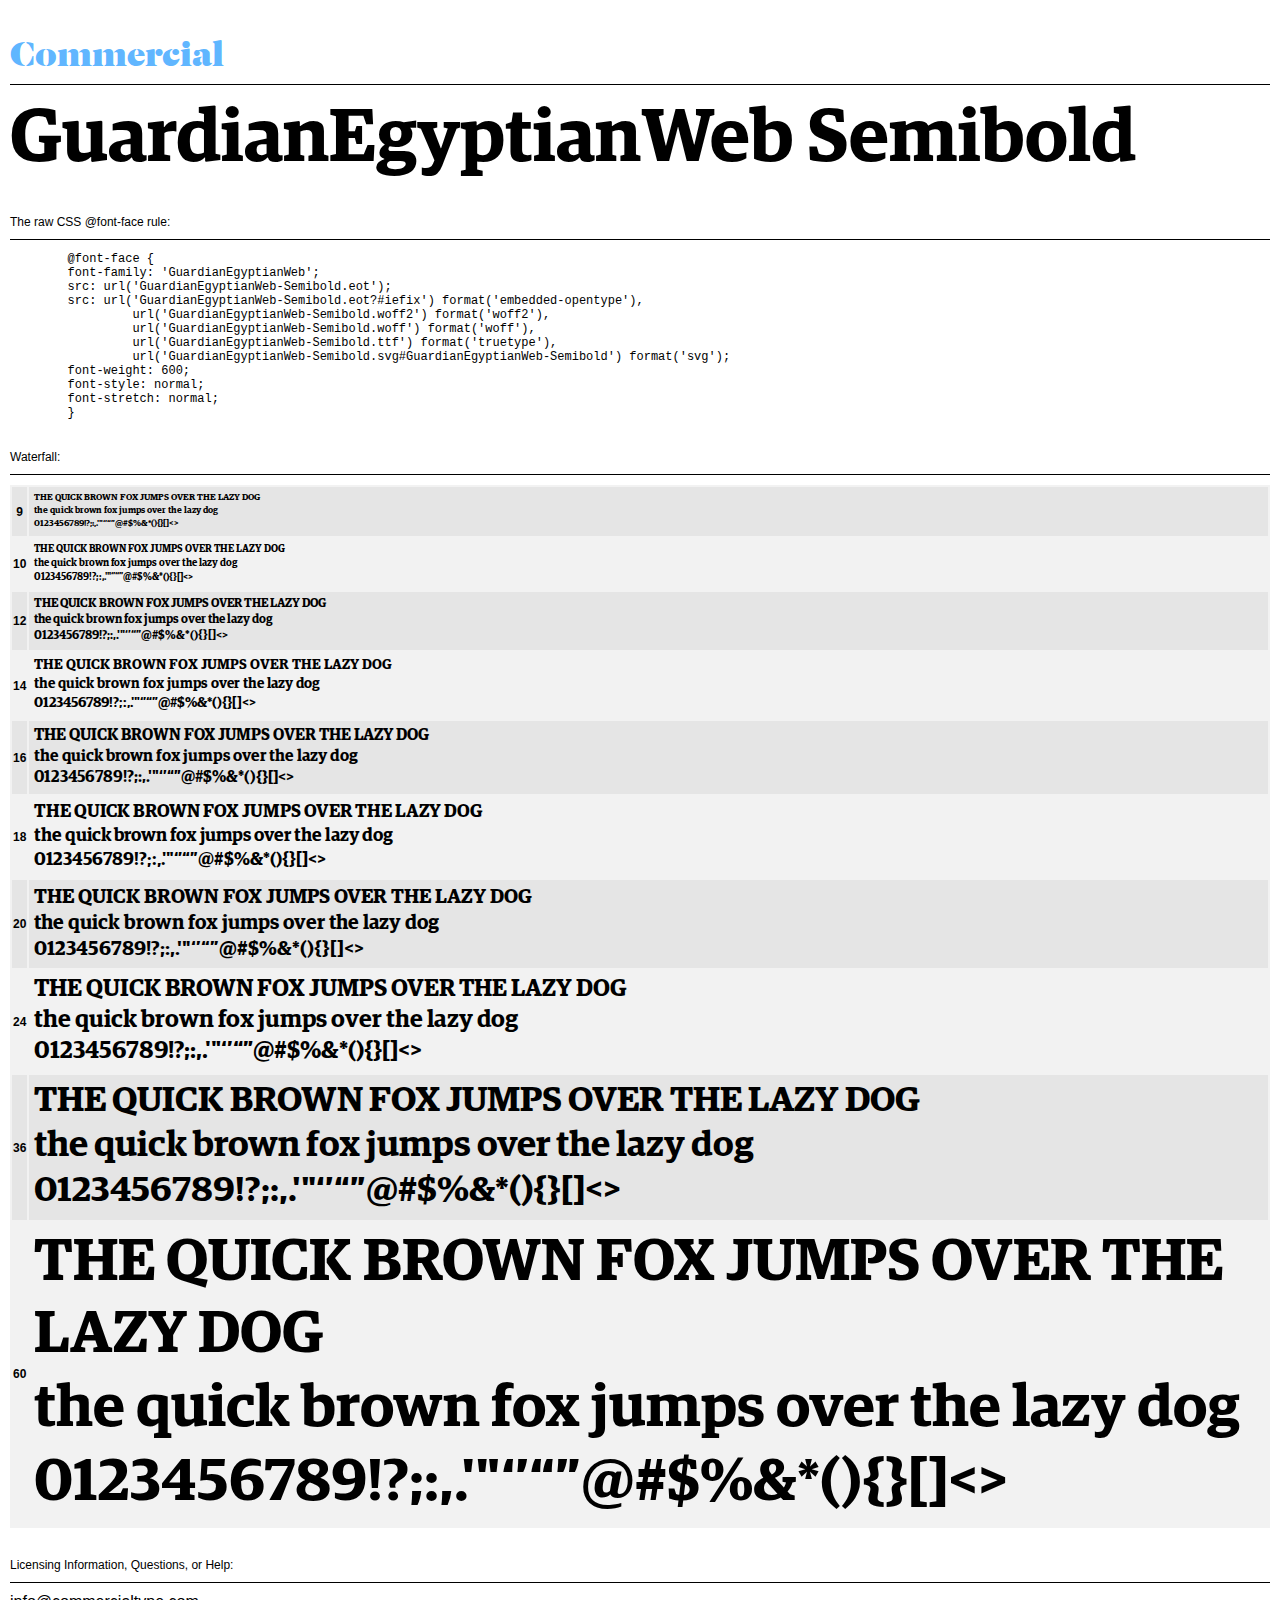
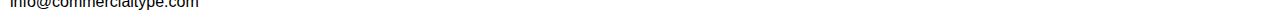
<file: fonts/Guardian/GuardianEgyptianWeb/GuardianEgyptianWeb-Semibold.html>
<!DOCTYPE HTML>
<html>
	<head>
		<meta content="text/html; charset=utf-8" http-equiv="Content-Type" />
		<title>GuardianEgyptianWeb-Semibold Demo</title>
		<style type="text/css">

				@font-face {
	font-family: 'GuardianEgyptianWeb';
	src: url('GuardianEgyptianWeb-Semibold.eot');
	src: url('GuardianEgyptianWeb-Semibold.eot?#iefix') format('embedded-opentype'),
		 url('GuardianEgyptianWeb-Semibold.woff2') format('woff2'),
		 url('GuardianEgyptianWeb-Semibold.woff') format('woff'),
		 url('GuardianEgyptianWeb-Semibold.ttf') format('truetype'),
		 url('GuardianEgyptianWeb-Semibold.svg#GuardianEgyptianWeb-Semibold') format('svg');
	font-weight: 600;
	font-style: normal;
	font-stretch: normal;
	}

			@font-face {
			  font-family: 'Commercial';
			  src: url([data-uri]) format('woff');
				font-style: normal;
				font-weight: normal;
				font-stretch: normal;
			}

			body {
				background-color: white;
				padding: 10px;
				margin: 0px;
				font-family: Helvetica;
				-moz-font-feature-settings: "liga", "kern";
				-moz-font-feature-settings:"liga=1, kern=1";
				-ms-font-feature-settings:"liga", "kern";
				-o-font-feature-settings:"liga", "kern";
				-webkit-font-feature-settings:"liga", "kern";
				font-feature-settings: "liga", "kern";
			}

			h1 {
				font-family: Helvetica;
				font-weight: normal;
				font-size: 12px;
				margin: 30px 0px 10px 0px;
				padding: 0px 0px 10px 0px;
				border-bottom: 1px solid black;
			}
			
			h1.nameplate {
				font-family: "Commercial";
				font-weight: normal;
				font-size: 36px;
				color:#60B6FF;
				margin: 30px 0px 10px 0px;
				padding: 0px 0px 10px 0px;
				border-bottom: 1px solid black;
			}

			p {
				margin: 0px 0px 2px 0px;
				font-family: "GuardianEgyptianWeb";
				font-style: normal;
				font-weight: 600;
				font-stretch: normal;
			}

			a {
				text-decoration: none;
				color: black;
			}
			
			pre {
				font-family: Menlo, Monaco, monospace;
				font-size: 12px;
			}

			table {
				font-family: Helvetica;
				font-size: 12px;
				padding: 0px;
				background-color: rgba(0,0,0,.05);
			}
			tr:nth-child(odd) {
				background-color: rgba(0,0,0,.05);
			}
			td {
				padding: 5px;
			}
		</style>

	</head>
	<body>

	<h1 class='nameplate'>Commercial</h1>


		<p style="font-size: 75px">GuardianEgyptianWeb Semibold</p>

		<h1>The raw CSS @font-face rule:</h1>

		<pre>	@font-face {
	font-family: 'GuardianEgyptianWeb';
	src: url('GuardianEgyptianWeb-Semibold.eot');
	src: url('GuardianEgyptianWeb-Semibold.eot?#iefix') format('embedded-opentype'),
		 url('GuardianEgyptianWeb-Semibold.woff2') format('woff2'),
		 url('GuardianEgyptianWeb-Semibold.woff') format('woff'),
		 url('GuardianEgyptianWeb-Semibold.ttf') format('truetype'),
		 url('GuardianEgyptianWeb-Semibold.svg#GuardianEgyptianWeb-Semibold') format('svg');
	font-weight: 600;
	font-style: normal;
	font-stretch: normal;
	}</pre>

		<h1>Waterfall:</h1>

		<table>
 			<tr><th>9</th><td style="font-size: 9px"><p>THE QUICK BROWN FOX JUMPS OVER THE LAZY DOG</p><p>the quick brown fox jumps over the lazy dog</p><p>0123456789!?;:,.'"&#8216;&#8217;&#8220;&#8221;@#$%&*(){}[]<></p></td></tr>
 			<tr><th>10</th><td style="font-size: 10px"><p>THE QUICK BROWN FOX JUMPS OVER THE LAZY DOG</p><p>the quick brown fox jumps over the lazy dog</p><p>0123456789!?;:,.'"&#8216;&#8217;&#8220;&#8221;@#$%&*(){}[]<></p></td></tr>
			<tr><th>12</th><td style="font-size: 12px"><p>THE QUICK BROWN FOX JUMPS OVER THE LAZY DOG</p><p>the quick brown fox jumps over the lazy dog</p><p>0123456789!?;:,.'"&#8216;&#8217;&#8220;&#8221;@#$%&*(){}[]<></p></td></tr>
			<tr><th>14</th><td style="font-size: 14px"><p>THE QUICK BROWN FOX JUMPS OVER THE LAZY DOG</p><p>the quick brown fox jumps over the lazy dog</p><p>0123456789!?;:,.'"&#8216;&#8217;&#8220;&#8221;@#$%&*(){}[]<></p></td></tr>
			<tr><th>16</th><td style="font-size: 16px"><p>THE QUICK BROWN FOX JUMPS OVER THE LAZY DOG</p><p>the quick brown fox jumps over the lazy dog</p><p>0123456789!?;:,.'"&#8216;&#8217;&#8220;&#8221;@#$%&*(){}[]<></p></td></tr>
			<tr><th>18</th><td style="font-size: 18px"><p>THE QUICK BROWN FOX JUMPS OVER THE LAZY DOG</p><p>the quick brown fox jumps over the lazy dog</p><p>0123456789!?;:,.'"&#8216;&#8217;&#8220;&#8221;@#$%&*(){}[]<></p></td></tr>
			<tr><th>20</th><td style="font-size: 20px"><p>THE QUICK BROWN FOX JUMPS OVER THE LAZY DOG</p><p>the quick brown fox jumps over the lazy dog</p><p>0123456789!?;:,.'"&#8216;&#8217;&#8220;&#8221;@#$%&*(){}[]<></p></td></tr>
			<tr><th>24</th><td style="font-size: 24px"><p>THE QUICK BROWN FOX JUMPS OVER THE LAZY DOG</p><p>the quick brown fox jumps over the lazy dog</p><p>0123456789!?;:,.'"&#8216;&#8217;&#8220;&#8221;@#$%&*(){}[]<></p></td></tr>
			<tr><th>36</th><td style="font-size: 36px"><p>THE QUICK BROWN FOX JUMPS OVER THE LAZY DOG</p><p>the quick brown fox jumps over the lazy dog</p><p>0123456789!?;:,.'"&#8216;&#8217;&#8220;&#8221;@#$%&*(){}[]<></p></td></tr>
			<tr><th>60</th><td style="font-size: 60px"><p>THE QUICK BROWN FOX JUMPS OVER THE LAZY DOG</p><p>the quick brown fox jumps over the lazy dog</p><p>0123456789!?;:,.'"&#8216;&#8217;&#8220;&#8221;@#$%&*(){}[]<></p></td></tr>
		</table>
	
		<h1>Licensing Information, Questions, or Help:</h1>

		<a href="mailto:info@commercialtype.com">info@commercialtype.com</a>

	</body>
</html>
</file>
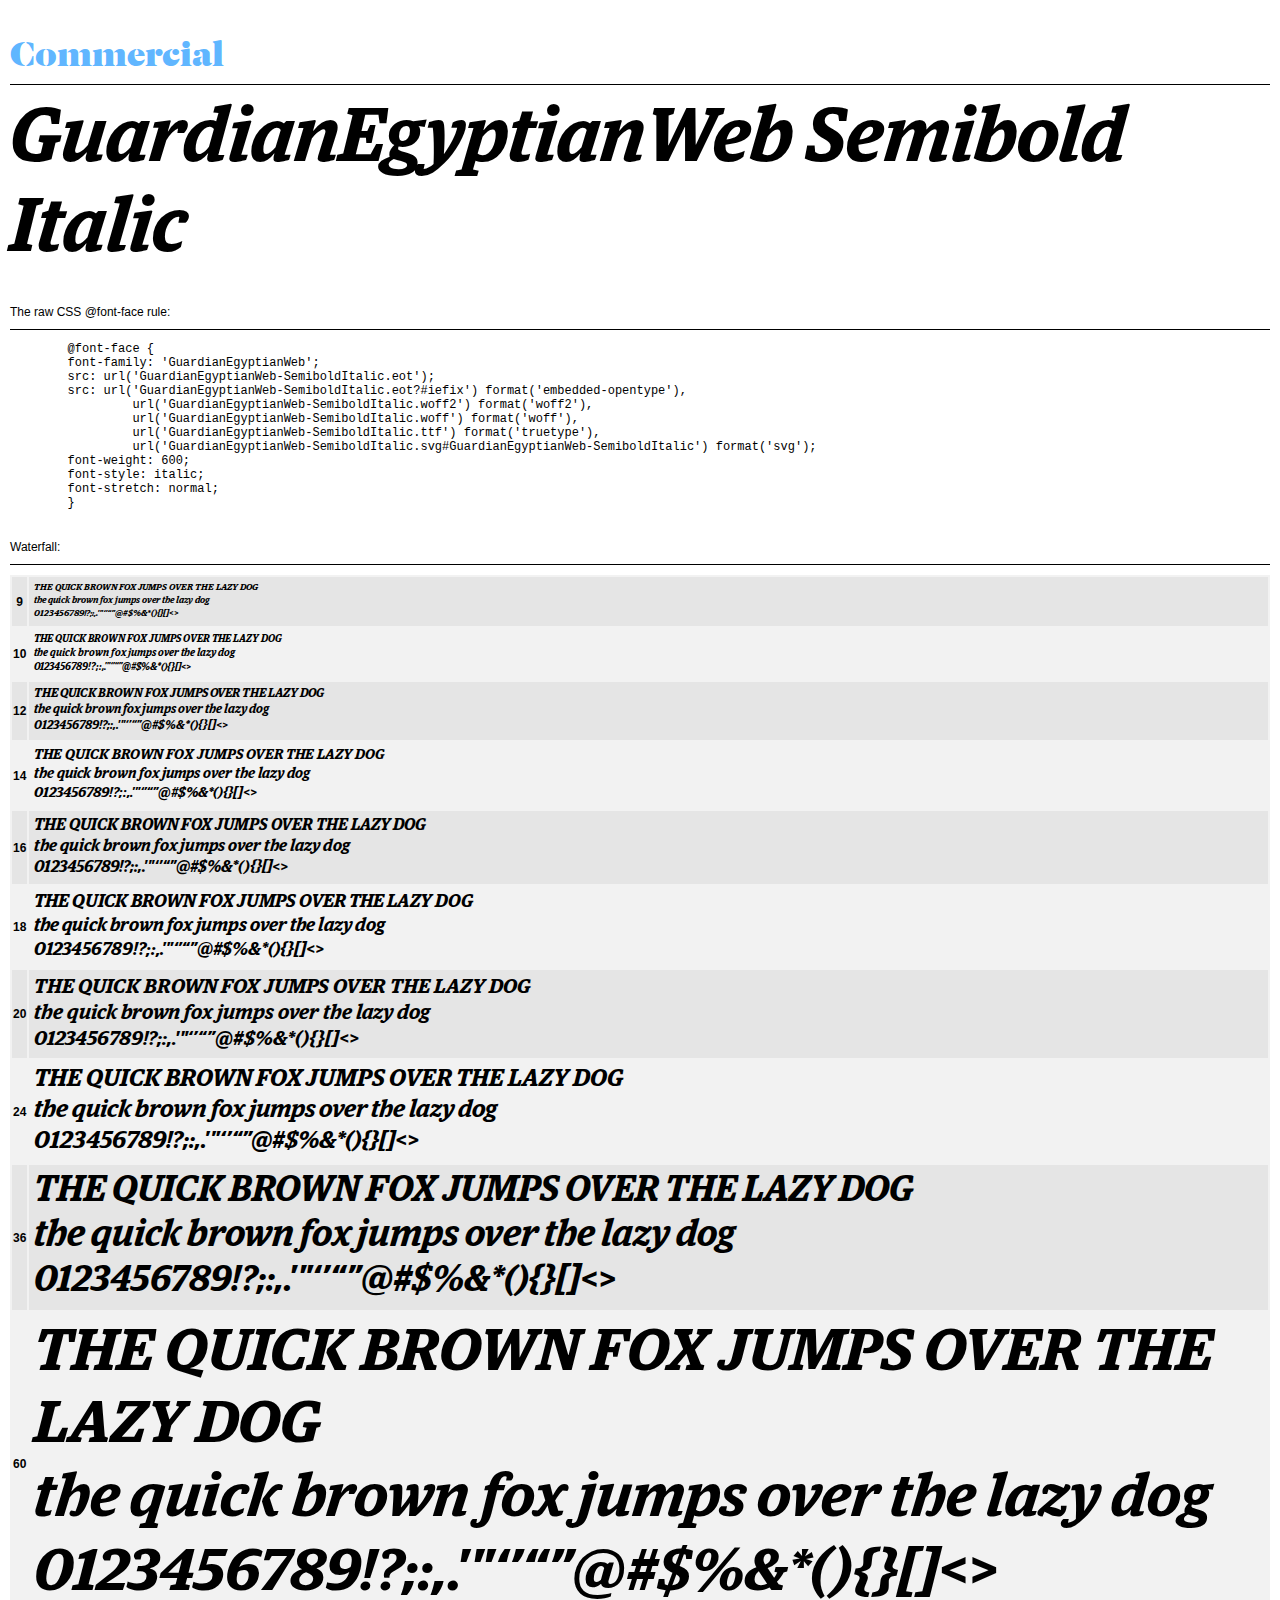
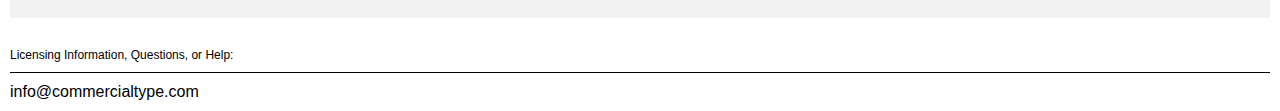
<file: fonts/Guardian/GuardianEgyptianWeb/GuardianEgyptianWeb-SemiboldItalic.html>
<!DOCTYPE HTML>
<html>
	<head>
		<meta content="text/html; charset=utf-8" http-equiv="Content-Type" />
		<title>GuardianEgyptianWeb-SemiboldItalic Demo</title>
		<style type="text/css">

				@font-face {
	font-family: 'GuardianEgyptianWeb';
	src: url('GuardianEgyptianWeb-SemiboldItalic.eot');
	src: url('GuardianEgyptianWeb-SemiboldItalic.eot?#iefix') format('embedded-opentype'),
		 url('GuardianEgyptianWeb-SemiboldItalic.woff2') format('woff2'),
		 url('GuardianEgyptianWeb-SemiboldItalic.woff') format('woff'),
		 url('GuardianEgyptianWeb-SemiboldItalic.ttf') format('truetype'),
		 url('GuardianEgyptianWeb-SemiboldItalic.svg#GuardianEgyptianWeb-SemiboldItalic') format('svg');
	font-weight: 600;
	font-style: italic;
	font-stretch: normal;
	}

			@font-face {
			  font-family: 'Commercial';
			  src: url([data-uri]) format('woff');
				font-style: normal;
				font-weight: normal;
				font-stretch: normal;
			}

			body {
				background-color: white;
				padding: 10px;
				margin: 0px;
				font-family: Helvetica;
				-moz-font-feature-settings: "liga", "kern";
				-moz-font-feature-settings:"liga=1, kern=1";
				-ms-font-feature-settings:"liga", "kern";
				-o-font-feature-settings:"liga", "kern";
				-webkit-font-feature-settings:"liga", "kern";
				font-feature-settings: "liga", "kern";
			}

			h1 {
				font-family: Helvetica;
				font-weight: normal;
				font-size: 12px;
				margin: 30px 0px 10px 0px;
				padding: 0px 0px 10px 0px;
				border-bottom: 1px solid black;
			}
			
			h1.nameplate {
				font-family: "Commercial";
				font-weight: normal;
				font-size: 36px;
				color:#60B6FF;
				margin: 30px 0px 10px 0px;
				padding: 0px 0px 10px 0px;
				border-bottom: 1px solid black;
			}

			p {
				margin: 0px 0px 2px 0px;
				font-family: "GuardianEgyptianWeb";
				font-style: italic;
				font-weight: 600;
				font-stretch: normal;
			}

			a {
				text-decoration: none;
				color: black;
			}
			
			pre {
				font-family: Menlo, Monaco, monospace;
				font-size: 12px;
			}

			table {
				font-family: Helvetica;
				font-size: 12px;
				padding: 0px;
				background-color: rgba(0,0,0,.05);
			}
			tr:nth-child(odd) {
				background-color: rgba(0,0,0,.05);
			}
			td {
				padding: 5px;
			}
		</style>

	</head>
	<body>

	<h1 class='nameplate'>Commercial</h1>


		<p style="font-size: 75px">GuardianEgyptianWeb Semibold Italic</p>

		<h1>The raw CSS @font-face rule:</h1>

		<pre>	@font-face {
	font-family: 'GuardianEgyptianWeb';
	src: url('GuardianEgyptianWeb-SemiboldItalic.eot');
	src: url('GuardianEgyptianWeb-SemiboldItalic.eot?#iefix') format('embedded-opentype'),
		 url('GuardianEgyptianWeb-SemiboldItalic.woff2') format('woff2'),
		 url('GuardianEgyptianWeb-SemiboldItalic.woff') format('woff'),
		 url('GuardianEgyptianWeb-SemiboldItalic.ttf') format('truetype'),
		 url('GuardianEgyptianWeb-SemiboldItalic.svg#GuardianEgyptianWeb-SemiboldItalic') format('svg');
	font-weight: 600;
	font-style: italic;
	font-stretch: normal;
	}</pre>

		<h1>Waterfall:</h1>

		<table>
 			<tr><th>9</th><td style="font-size: 9px"><p>THE QUICK BROWN FOX JUMPS OVER THE LAZY DOG</p><p>the quick brown fox jumps over the lazy dog</p><p>0123456789!?;:,.'"&#8216;&#8217;&#8220;&#8221;@#$%&*(){}[]<></p></td></tr>
 			<tr><th>10</th><td style="font-size: 10px"><p>THE QUICK BROWN FOX JUMPS OVER THE LAZY DOG</p><p>the quick brown fox jumps over the lazy dog</p><p>0123456789!?;:,.'"&#8216;&#8217;&#8220;&#8221;@#$%&*(){}[]<></p></td></tr>
			<tr><th>12</th><td style="font-size: 12px"><p>THE QUICK BROWN FOX JUMPS OVER THE LAZY DOG</p><p>the quick brown fox jumps over the lazy dog</p><p>0123456789!?;:,.'"&#8216;&#8217;&#8220;&#8221;@#$%&*(){}[]<></p></td></tr>
			<tr><th>14</th><td style="font-size: 14px"><p>THE QUICK BROWN FOX JUMPS OVER THE LAZY DOG</p><p>the quick brown fox jumps over the lazy dog</p><p>0123456789!?;:,.'"&#8216;&#8217;&#8220;&#8221;@#$%&*(){}[]<></p></td></tr>
			<tr><th>16</th><td style="font-size: 16px"><p>THE QUICK BROWN FOX JUMPS OVER THE LAZY DOG</p><p>the quick brown fox jumps over the lazy dog</p><p>0123456789!?;:,.'"&#8216;&#8217;&#8220;&#8221;@#$%&*(){}[]<></p></td></tr>
			<tr><th>18</th><td style="font-size: 18px"><p>THE QUICK BROWN FOX JUMPS OVER THE LAZY DOG</p><p>the quick brown fox jumps over the lazy dog</p><p>0123456789!?;:,.'"&#8216;&#8217;&#8220;&#8221;@#$%&*(){}[]<></p></td></tr>
			<tr><th>20</th><td style="font-size: 20px"><p>THE QUICK BROWN FOX JUMPS OVER THE LAZY DOG</p><p>the quick brown fox jumps over the lazy dog</p><p>0123456789!?;:,.'"&#8216;&#8217;&#8220;&#8221;@#$%&*(){}[]<></p></td></tr>
			<tr><th>24</th><td style="font-size: 24px"><p>THE QUICK BROWN FOX JUMPS OVER THE LAZY DOG</p><p>the quick brown fox jumps over the lazy dog</p><p>0123456789!?;:,.'"&#8216;&#8217;&#8220;&#8221;@#$%&*(){}[]<></p></td></tr>
			<tr><th>36</th><td style="font-size: 36px"><p>THE QUICK BROWN FOX JUMPS OVER THE LAZY DOG</p><p>the quick brown fox jumps over the lazy dog</p><p>0123456789!?;:,.'"&#8216;&#8217;&#8220;&#8221;@#$%&*(){}[]<></p></td></tr>
			<tr><th>60</th><td style="font-size: 60px"><p>THE QUICK BROWN FOX JUMPS OVER THE LAZY DOG</p><p>the quick brown fox jumps over the lazy dog</p><p>0123456789!?;:,.'"&#8216;&#8217;&#8220;&#8221;@#$%&*(){}[]<></p></td></tr>
		</table>
	
		<h1>Licensing Information, Questions, or Help:</h1>

		<a href="mailto:info@commercialtype.com">info@commercialtype.com</a>

	</body>
</html>
</file>
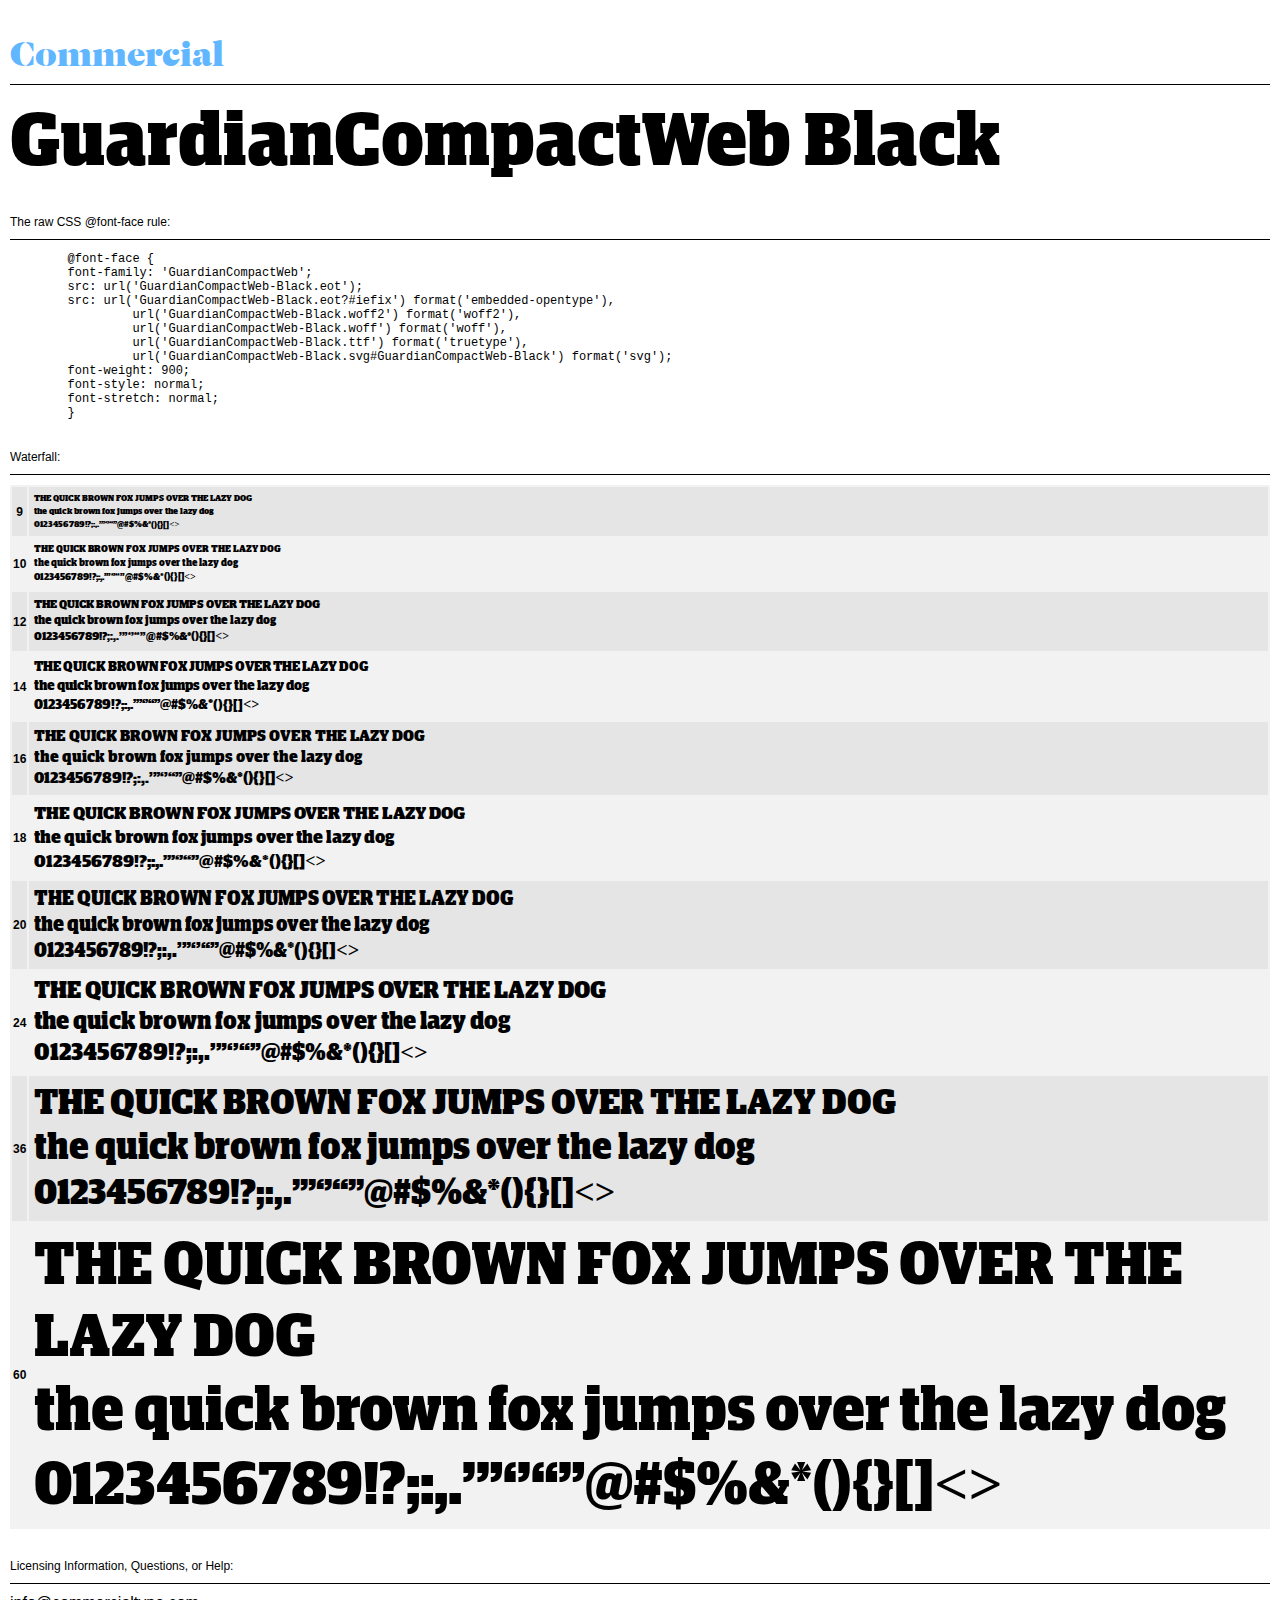
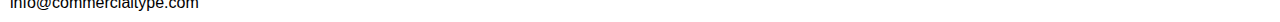
<file: fonts/Guardian/GuardianExtrasWeb/GuardianCompactWeb-Black.html>
<!DOCTYPE HTML>
<html>
	<head>
		<meta content="text/html; charset=utf-8" http-equiv="Content-Type" />
		<title>GuardianCompactWeb-Black Demo</title>
		<style type="text/css">

				@font-face {
	font-family: 'GuardianCompactWeb';
	src: url('GuardianCompactWeb-Black.eot');
	src: url('GuardianCompactWeb-Black.eot?#iefix') format('embedded-opentype'),
		 url('GuardianCompactWeb-Black.woff2') format('woff2'),
		 url('GuardianCompactWeb-Black.woff') format('woff'),
		 url('GuardianCompactWeb-Black.ttf') format('truetype'),
		 url('GuardianCompactWeb-Black.svg#GuardianCompactWeb-Black') format('svg');
	font-weight: 900;
	font-style: normal;
	font-stretch: normal;
	}

			@font-face {
			  font-family: 'Commercial';
			  src: url([data-uri]) format('woff');
				font-style: normal;
				font-weight: normal;
				font-stretch: normal;
			}

			body {
				background-color: white;
				padding: 10px;
				margin: 0px;
				font-family: Helvetica;
				-moz-font-feature-settings: "liga", "kern";
				-moz-font-feature-settings:"liga=1, kern=1";
				-ms-font-feature-settings:"liga", "kern";
				-o-font-feature-settings:"liga", "kern";
				-webkit-font-feature-settings:"liga", "kern";
				font-feature-settings: "liga", "kern";
			}

			h1 {
				font-family: Helvetica;
				font-weight: normal;
				font-size: 12px;
				margin: 30px 0px 10px 0px;
				padding: 0px 0px 10px 0px;
				border-bottom: 1px solid black;
			}
			
			h1.nameplate {
				font-family: "Commercial";
				font-weight: normal;
				font-size: 36px;
				color:#60B6FF;
				margin: 30px 0px 10px 0px;
				padding: 0px 0px 10px 0px;
				border-bottom: 1px solid black;
			}

			p {
				margin: 0px 0px 2px 0px;
				font-family: "GuardianCompactWeb";
				font-style: normal;
				font-weight: 900;
				font-stretch: normal;
			}

			a {
				text-decoration: none;
				color: black;
			}
			
			pre {
				font-family: Menlo, Monaco, monospace;
				font-size: 12px;
			}

			table {
				font-family: Helvetica;
				font-size: 12px;
				padding: 0px;
				background-color: rgba(0,0,0,.05);
			}
			tr:nth-child(odd) {
				background-color: rgba(0,0,0,.05);
			}
			td {
				padding: 5px;
			}
		</style>

	</head>
	<body>

	<h1 class='nameplate'>Commercial</h1>


		<p style="font-size: 75px">GuardianCompactWeb Black</p>

		<h1>The raw CSS @font-face rule:</h1>

		<pre>	@font-face {
	font-family: 'GuardianCompactWeb';
	src: url('GuardianCompactWeb-Black.eot');
	src: url('GuardianCompactWeb-Black.eot?#iefix') format('embedded-opentype'),
		 url('GuardianCompactWeb-Black.woff2') format('woff2'),
		 url('GuardianCompactWeb-Black.woff') format('woff'),
		 url('GuardianCompactWeb-Black.ttf') format('truetype'),
		 url('GuardianCompactWeb-Black.svg#GuardianCompactWeb-Black') format('svg');
	font-weight: 900;
	font-style: normal;
	font-stretch: normal;
	}</pre>

		<h1>Waterfall:</h1>

		<table>
 			<tr><th>9</th><td style="font-size: 9px"><p>THE QUICK BROWN FOX JUMPS OVER THE LAZY DOG</p><p>the quick brown fox jumps over the lazy dog</p><p>0123456789!?;:,.'"&#8216;&#8217;&#8220;&#8221;@#$%&*(){}[]<></p></td></tr>
 			<tr><th>10</th><td style="font-size: 10px"><p>THE QUICK BROWN FOX JUMPS OVER THE LAZY DOG</p><p>the quick brown fox jumps over the lazy dog</p><p>0123456789!?;:,.'"&#8216;&#8217;&#8220;&#8221;@#$%&*(){}[]<></p></td></tr>
			<tr><th>12</th><td style="font-size: 12px"><p>THE QUICK BROWN FOX JUMPS OVER THE LAZY DOG</p><p>the quick brown fox jumps over the lazy dog</p><p>0123456789!?;:,.'"&#8216;&#8217;&#8220;&#8221;@#$%&*(){}[]<></p></td></tr>
			<tr><th>14</th><td style="font-size: 14px"><p>THE QUICK BROWN FOX JUMPS OVER THE LAZY DOG</p><p>the quick brown fox jumps over the lazy dog</p><p>0123456789!?;:,.'"&#8216;&#8217;&#8220;&#8221;@#$%&*(){}[]<></p></td></tr>
			<tr><th>16</th><td style="font-size: 16px"><p>THE QUICK BROWN FOX JUMPS OVER THE LAZY DOG</p><p>the quick brown fox jumps over the lazy dog</p><p>0123456789!?;:,.'"&#8216;&#8217;&#8220;&#8221;@#$%&*(){}[]<></p></td></tr>
			<tr><th>18</th><td style="font-size: 18px"><p>THE QUICK BROWN FOX JUMPS OVER THE LAZY DOG</p><p>the quick brown fox jumps over the lazy dog</p><p>0123456789!?;:,.'"&#8216;&#8217;&#8220;&#8221;@#$%&*(){}[]<></p></td></tr>
			<tr><th>20</th><td style="font-size: 20px"><p>THE QUICK BROWN FOX JUMPS OVER THE LAZY DOG</p><p>the quick brown fox jumps over the lazy dog</p><p>0123456789!?;:,.'"&#8216;&#8217;&#8220;&#8221;@#$%&*(){}[]<></p></td></tr>
			<tr><th>24</th><td style="font-size: 24px"><p>THE QUICK BROWN FOX JUMPS OVER THE LAZY DOG</p><p>the quick brown fox jumps over the lazy dog</p><p>0123456789!?;:,.'"&#8216;&#8217;&#8220;&#8221;@#$%&*(){}[]<></p></td></tr>
			<tr><th>36</th><td style="font-size: 36px"><p>THE QUICK BROWN FOX JUMPS OVER THE LAZY DOG</p><p>the quick brown fox jumps over the lazy dog</p><p>0123456789!?;:,.'"&#8216;&#8217;&#8220;&#8221;@#$%&*(){}[]<></p></td></tr>
			<tr><th>60</th><td style="font-size: 60px"><p>THE QUICK BROWN FOX JUMPS OVER THE LAZY DOG</p><p>the quick brown fox jumps over the lazy dog</p><p>0123456789!?;:,.'"&#8216;&#8217;&#8220;&#8221;@#$%&*(){}[]<></p></td></tr>
		</table>
	
		<h1>Licensing Information, Questions, or Help:</h1>

		<a href="mailto:info@commercialtype.com">info@commercialtype.com</a>

	</body>
</html>
</file>
<file: css/styles.css>
@charset "UTF-8";
/*
  This font software is the property of Commercial Type.

  You may not modify the font software, use it on another website, or install it on a computer.

  License information is available at http://commercialtype.com/eula
  For more information please visit Commercial Type at http://commercialtype.com or email us at info[at]commercialtype.com

  Copyright (C) 2013 Schwartzco Inc.

*/
@font-face {
  font-family: 'GuardianTextEgyptianWeb';
  src: url("../fonts/Guardian/GuardianTextEgyptianWeb/GuardianTextEgyptianWeb-Regular.eot");
  src: url("../fonts/Guardian/GuardianTextEgyptianWeb/GuardianTextEgyptianWeb-Regular.eot?#iefix") format("embedded-opentype"), url("../fonts/Guardian/GuardianTextEgyptianWeb/GuardianTextEgyptianWeb-Regular.woff2") format("woff2"), url("../fonts/Guardian/GuardianTextEgyptianWeb/GuardianTextEgyptianWeb-Regular.woff") format("woff"), url("../fonts/Guardian/GuardianTextEgyptianWeb/GuardianTextEgyptianWeb-Regular.ttf") format("truetype"), url("../fonts/Guardian/GuardianTextEgyptianWeb/GuardianTextEgyptianWeb-Regular.svg#GuardianTextEgyptianWeb-Regular") format("svg");
  font-weight: 400;
  font-style: normal;
  font-stretch: normal; }

@font-face {
  font-family: 'GuardianEgyptianWeb';
  src: url("../fonts/Guardian/GuardianEgyptianWeb/GuardianEgyptianWeb-Regular.eot");
  src: url("../fonts/Guardian/GuardianEgyptianWeb/GuardianEgyptianWeb-Regular.eot?#iefix") format("embedded-opentype"), url("../fonts/Guardian/GuardianEgyptianWeb/GuardianEgyptianWeb-Regular.woff2") format("woff2"), url("../fonts/Guardian/GuardianEgyptianWeb/GuardianEgyptianWeb-Regular.woff") format("woff"), url("../fonts/Guardian/GuardianEgyptianWeb/GuardianEgyptianWeb-Regular.ttf") format("truetype"), url("../fonts/Guardian/GuardianEgyptianWeb/GuardianEgyptianWeb-Regular.svg#GuardianEgyptianWeb-Regular") format("svg");
  font-weight: 400;
  font-style: normal;
  font-stretch: normal; }

@font-face {
  font-family: 'GuardianEgyptianWeb';
  src: url("../fonts/Guardian/GuardianEgyptianWeb/GuardianEgyptianWeb-Semibold.eot");
  src: url("../fonts/Guardian/GuardianEgyptianWeb/GuardianEgyptianWeb-Semibold.eot?#iefix") format("embedded-opentype"), url("../fonts/Guardian/GuardianEgyptianWeb/GuardianEgyptianWeb-Semibold.woff2") format("woff2"), url("../fonts/Guardian/GuardianEgyptianWeb/GuardianEgyptianWeb-Semibold.woff") format("woff"), url("../fonts/Guardian/GuardianEgyptianWeb/GuardianEgyptianWeb-Semibold.ttf") format("truetype"), url("../fonts/Guardian/GuardianEgyptianWeb/GuardianEgyptianWeb-Semibold.svg#GuardianEgyptianWeb-Semibold") format("svg");
  font-weight: 600;
  font-style: normal;
  font-stretch: normal; }

@font-face {
  font-family: 'GuardianEgyptianWeb';
  src: url("../fonts/Guardian/GuardianEgyptianWeb/GuardianEgyptianWeb-Bold.eot");
  src: url("../fonts/Guardian/GuardianEgyptianWeb/GuardianEgyptianWeb-Bold.eot?#iefix") format("embedded-opentype"), url("../fonts/Guardian/GuardianEgyptianWeb/GuardianEgyptianWeb-Bold.woff2") format("woff2"), url("../fonts/Guardian/GuardianEgyptianWeb/GuardianEgyptianWeb-Bold.woff") format("woff"), url("../fonts/Guardian/GuardianEgyptianWeb/GuardianEgyptianWeb-Bold.ttf") format("truetype"), url("../fonts/Guardian/GuardianEgyptianWeb/GuardianEgyptianWeb-Bold.svg#GuardianEgyptianWeb-Bold") format("svg");
  font-weight: 700;
  font-style: normal;
  font-stretch: normal; }

@font-face {
  font-family: 'GuardianTextEgyptianWeb';
  src: url("../fonts/Guardian/GuardianEgyptianWeb/GuardianTextEgyptianWeb-RegularItalic.eot");
  src: url("../fonts/Guardian/GuardianEgyptianWeb/GuardianTextEgyptianWeb-RegularItalic.eot?#iefix") format("embedded-opentype"), url("../fonts/Guardian/GuardianEgyptianWeb/GuardianTextEgyptianWeb-RegularItalic.woff2") format("woff2"), url("../fonts/Guardian/GuardianEgyptianWeb/GuardianTextEgyptianWeb-RegularItalic.woff") format("woff"), url("../fonts/Guardian/GuardianEgyptianWeb/GuardianTextEgyptianWeb-RegularItalic.ttf") format("truetype"), url("../fonts/Guardian/GuardianEgyptianWeb/GuardianTextEgyptianWeb-RegularItalic.svg#GuardianTextEgyptianWeb-RegularItalic") format("svg");
  font-weight: 400;
  font-style: italic;
  font-stretch: normal; }

@font-face {
  font-family: 'GuardianEgyptianWeb';
  src: url("../fonts/Guardian/GuardianEgyptianWeb/GuardianEgyptianWeb-RegularItalic.eot");
  src: url("../fonts/Guardian/GuardianEgyptianWeb/GuardianEgyptianWeb-RegularItalic.eot?#iefix") format("embedded-opentype"), url("../fonts/Guardian/GuardianEgyptianWeb/GuardianEgyptianWeb-RegularItalic.woff2") format("woff2"), url("../fonts/Guardian/GuardianEgyptianWeb/GuardianEgyptianWeb-RegularItalic.woff") format("woff"), url("../fonts/Guardian/GuardianEgyptianWeb/GuardianEgyptianWeb-RegularItalic.ttf") format("truetype"), url("../fonts/Guardian/GuardianEgyptianWeb/GuardianEgyptianWeb-RegularItalic.svg#GuardianEgyptianWeb-RegularItalic") format("svg");
  font-weight: 400;
  font-style: italic;
  font-stretch: normal; }

@font-face {
  font-family: 'GuardianTextEgyptianWeb';
  src: url("../fonts/Guardian/GuardianTextEgyptianWeb/GuardianTextEgyptianWeb-Medium.eot");
  src: url("../fonts/Guardian/GuardianTextEgyptianWeb/GuardianTextEgyptianWeb-Medium.eot?#iefix") format("embedded-opentype"), url("../fonts/Guardian/GuardianTextEgyptianWeb/GuardianTextEgyptianWeb-Medium.woff2") format("woff2"), url("../fonts/Guardian/GuardianTextEgyptianWeb/GuardianTextEgyptianWeb-Medium.woff") format("woff"), url("../fonts/Guardian/GuardianTextEgyptianWeb/GuardianTextEgyptianWeb-Medium.ttf") format("truetype"), url("../fonts/Guardian/GuardianTextEgyptianWeb/GuardianTextEgyptianWeb-Medium.svg#GuardianTextEgyptianWeb-Medium") format("svg");
  font-weight: 500;
  font-style: normal;
  font-stretch: normal; }

@font-face {
  font-family: 'GuardianEgyptianWeb';
  src: url("../fonts/Guardian/GuardianEgyptianWeb/GuardianEgyptianWeb-Light.eot");
  src: url("../fonts/Guardian/GuardianEgyptianWeb/GuardianEgyptianWeb-Light.eot?#iefix") format("embedded-opentype"), url("../fonts/Guardian/GuardianEgyptianWeb/GuardianEgyptianWeb-Light.woff2") format("woff2"), url("../fonts/Guardian/GuardianEgyptianWeb/GuardianEgyptianWeb-Light.woff") format("woff"), url("../fonts/Guardian/GuardianEgyptianWeb/GuardianEgyptianWeb-Light.ttf") format("truetype"), url("../fonts/Guardian/GuardianEgyptianWeb/GuardianEgyptianWeb-Light.svg#GuardianEgyptianWeb-Light") format("svg");
  font-weight: 300;
  font-style: normal;
  font-stretch: normal; }

@font-face {
  font-family: 'GuardianTextEgyptianWeb';
  src: url("../fonts/Guardian/GuardianTextEgyptianWeb/GuardianTextEgyptianWeb-Black.eot");
  src: url("../fonts/Guardian/GuardianTextEgyptianWeb/GuardianTextEgyptianWeb-Black.eot?#iefix") format("embedded-opentype"), url("../fonts/Guardian/GuardianTextEgyptianWeb/GuardianTextEgyptianWeb-Black.woff2") format("woff2"), url("../fonts/Guardian/GuardianTextEgyptianWeb/GuardianTextEgyptianWeb-Black.woff") format("woff"), url("../fonts/Guardian/GuardianTextEgyptianWeb/GuardianTextEgyptianWeb-Black.ttf") format("truetype"), url("../fonts/Guardian/GuardianTextEgyptianWeb/GuardianTextEgyptianWeb-Black.svg#GuardianTextEgyptianWeb-Black") format("svg");
  font-weight: 900;
  font-style: normal;
  font-stretch: normal; }

@font-face {
  font-family: 'GuardianTextEgyptianWeb';
  src: url("../fonts/Guardian/GuardianEgyptianWeb/GuardianTextEgyptianWeb-Bold.eot");
  src: url("../fonts/Guardian/GuardianEgyptianWeb/GuardianTextEgyptianWeb-Bold.eot?#iefix") format("embedded-opentype"), url("../fonts/Guardian/GuardianEgyptianWeb/GuardianTextEgyptianWeb-Bold.woff2") format("woff2"), url("../fonts/Guardian/GuardianEgyptianWeb/GuardianTextEgyptianWeb-Bold.woff") format("woff"), url("../fonts/Guardian/GuardianEgyptianWeb/GuardianTextEgyptianWeb-Bold.ttf") format("truetype"), url("../fonts/Guardian/GuardianEgyptianWeb/GuardianTextEgyptianWeb-Bold.svg#GuardianTextEgyptianWeb-Bold") format("svg");
  font-weight: 700;
  font-style: normal;
  font-stretch: normal; }

@font-face {
  font-family: 'GuardianEgyptianWeb';
  src: url("../fonts/Guardian/GuardianEgyptianWeb/GuardianEgyptianWeb-BoldItalic.eot");
  src: url("../fonts/Guardian/GuardianEgyptianWeb/GuardianEgyptianWeb-BoldItalic.eot?#iefix") format("embedded-opentype"), url("../fonts/Guardian/GuardianEgyptianWeb/GuardianEgyptianWeb-BoldItalic.woff2") format("woff2"), url("../fonts/Guardian/GuardianEgyptianWeb/GuardianEgyptianWeb-BoldItalic.woff") format("woff"), url("../fonts/Guardian/GuardianEgyptianWeb/GuardianEgyptianWeb-BoldItalic.ttf") format("truetype"), url("../fonts/Guardian/GuardianEgyptianWeb/GuardianEgyptianWeb-BoldItalic.svg#GuardianEgyptianWeb-BoldItalic") format("svg");
  font-weight: 700;
  font-style: italic;
  font-stretch: normal; }

@font-face {
  font-family: 'GuardianEgyptianWeb';
  src: url("../fonts/Guardian/GuardianEgyptianWeb/GuardianEgyptianWeb-SemiboldItalic.eot");
  src: url("../fonts/Guardian/GuardianEgyptianWeb/GuardianEgyptianWeb-SemiboldItalic.eot?#iefix") format("embedded-opentype"), url("../fonts/Guardian/GuardianEgyptianWeb/GuardianEgyptianWeb-SemiboldItalic.woff2") format("woff2"), url("../fonts/Guardian/GuardianEgyptianWeb/GuardianEgyptianWeb-SemiboldItalic.woff") format("woff"), url("../fonts/Guardian/GuardianEgyptianWeb/GuardianEgyptianWeb-SemiboldItalic.ttf") format("truetype"), url("../fonts/Guardian/GuardianEgyptianWeb/GuardianEgyptianWeb-SemiboldItalic.svg#GuardianEgyptianWeb-SemiboldItalic") format("svg");
  font-weight: 600;
  font-style: italic;
  font-stretch: normal; }

@font-face {
  font-family: 'GuardianTextEgyptianWeb';
  src: url("../fonts/Guardian/GuardianTextEgyptianWeb/GuardianTextEgyptianWeb-BlackItalic.eot");
  src: url("../fonts/Guardian/GuardianTextEgyptianWeb/GuardianTextEgyptianWeb-BlackItalic.eot?#iefix") format("embedded-opentype"), url("../fonts/Guardian/GuardianTextEgyptianWeb/GuardianTextEgyptianWeb-BlackItalic.woff2") format("woff2"), url("../fonts/Guardian/GuardianTextEgyptianWeb/GuardianTextEgyptianWeb-BlackItalic.woff") format("woff"), url("../fonts/Guardian/GuardianTextEgyptianWeb/GuardianTextEgyptianWeb-BlackItalic.ttf") format("truetype"), url("../fonts/Guardian/GuardianTextEgyptianWeb/GuardianTextEgyptianWeb-BlackItalic.svg#GuardianTextEgyptianWeb-BlackItalic") format("svg");
  font-weight: 900;
  font-style: italic;
  font-stretch: normal; }

@font-face {
  font-family: 'GuardianTextEgyptianWeb';
  src: url("../fonts/Guardian/GuardianTextEgyptianWeb/GuardianTextEgyptianWeb-BoldItalic.eot");
  src: url("../fonts/Guardian/GuardianTextEgyptianWeb/GuardianTextEgyptianWeb-BoldItalic.eot?#iefix") format("embedded-opentype"), url("../fonts/Guardian/GuardianTextEgyptianWeb/GuardianTextEgyptianWeb-BoldItalic.woff2") format("woff2"), url("../fonts/Guardian/GuardianTextEgyptianWeb/GuardianTextEgyptianWeb-BoldItalic.woff") format("woff"), url("../fonts/Guardian/GuardianTextEgyptianWeb/GuardianTextEgyptianWeb-BoldItalic.ttf") format("truetype"), url("../fonts/Guardian/GuardianTextEgyptianWeb/GuardianTextEgyptianWeb-BoldItalic.svg#GuardianTextEgyptianWeb-BoldItalic") format("svg");
  font-weight: 700;
  font-style: italic;
  font-stretch: normal; }

@font-face {
  font-family: 'GuardianTextEgyptianWeb';
  src: url("../fonts/Guardian/GuardianEgyptianWeb/GuardianTextEgyptianWeb-MediumItalic.eot");
  src: url("../fonts/Guardian/GuardianEgyptianWeb/GuardianTextEgyptianWeb-MediumItalic.eot?#iefix") format("embedded-opentype"), url("../fonts/Guardian/GuardianEgyptianWeb/GuardianTextEgyptianWeb-MediumItalic.woff2") format("woff2"), url("../fonts/Guardian/GuardianEgyptianWeb/GuardianTextEgyptianWeb-MediumItalic.woff") format("woff"), url("../fonts/Guardian/GuardianEgyptianWeb/GuardianTextEgyptianWeb-MediumItalic.ttf") format("truetype"), url("../fonts/Guardian/GuardianEgyptianWeb/GuardianTextEgyptianWeb-MediumItalic.svg#GuardianTextEgyptianWeb-MediumItalic") format("svg");
  font-weight: 500;
  font-style: italic;
  font-stretch: normal; }

@font-face {
  font-family: 'GuardianEgyptianWeb';
  src: url("../fonts/Guardian/GuardianEgyptianWeb/GuardianEgyptianWeb-Medium.eot");
  src: url("../fonts/Guardian/GuardianEgyptianWeb/GuardianEgyptianWeb-Medium.eot?#iefix") format("embedded-opentype"), url("../fonts/Guardian/GuardianEgyptianWeb/GuardianEgyptianWeb-Medium.woff2") format("woff2"), url("../fonts/Guardian/GuardianEgyptianWeb/GuardianEgyptianWeb-Medium.woff") format("woff"), url("../fonts/Guardian/GuardianEgyptianWeb/GuardianEgyptianWeb-Medium.ttf") format("truetype"), url("../fonts/Guardian/GuardianEgyptianWeb/GuardianEgyptianWeb-Medium.svg#GuardianEgyptianWeb-Medium") format("svg");
  font-weight: 500;
  font-style: normal;
  font-stretch: normal; }

@font-face {
  font-family: 'GuardianTextSansWeb';
  src: url("../fonts/Guardian/GuardianTextSansWeb/GuardianTextSansWeb-Regular.eot");
  src: url("../fonts/Guardian/GuardianTextSansWeb/GuardianTextSansWeb-Regular.eot?#iefix") format("embedded-opentype"), url("../fonts/Guardian/GuardianTextSansWeb/GuardianTextSansWeb-Regular.woff2") format("woff2"), url("../fonts/Guardian/GuardianTextSansWeb/GuardianTextSansWeb-Regular.woff") format("woff"), url("../fonts/Guardian/GuardianTextSansWeb/GuardianTextSansWeb-Regular.ttf") format("truetype"), url("../fonts/Guardian/GuardianTextSansWeb/GuardianTextSansWeb-Regular.svg#GuardianTextSansWeb-Regular") format("svg");
  font-weight: 400;
  font-style: normal;
  font-stretch: normal; }

/*
@font-face {
  font-family: 'GuardianTextSansWeb';
  src: url('../fonts/Guardian/GuardianTextSansWeb/GuardianTextSansWeb-Bold.eot');
  src: url('../fonts/Guardian/GuardianTextSansWeb/GuardianTextSansWeb-Bold.eot?#iefix') format('embedded-opentype'),
    url('../fonts/Guardian/GuardianTextSansWeb/GuardianTextSansWeb-Bold.woff2') format('woff2'),
    url('../fonts/Guardian/GuardianTextSansWeb/GuardianTextSansWeb-Bold.woff') format('woff'),
    url('../fonts/Guardian/GuardianTextSansWeb/GuardianTextSansWeb-Bold.ttf') format('truetype'),
    url('../fonts/Guardian/GuardianTextSansWeb/GuardianTextSansWeb-Bold.svg#GuardianTextSansWeb-Bold') format('svg');
  font-weight: 700;
  font-style: normal;
  font-stretch: normal;
}

@font-face {
  font-family: 'GuardianTextSansWeb';
  src: url('../fonts/Guardian/GuardianTextSansWeb/GuardianTextSansWeb-Black.eot');
  src: url('../fonts/Guardian/GuardianTextSansWeb/GuardianTextSansWeb-Black.eot?#iefix') format('embedded-opentype'),
    url('../fonts/Guardian/GuardianTextSansWeb/GuardianTextSansWeb-Black.woff2') format('woff2'),
    url('../fonts/Guardian/GuardianTextSansWeb/GuardianTextSansWeb-Black.woff') format('woff'),
    url('../fonts/Guardian/GuardianTextSansWeb/GuardianTextSansWeb-Black.ttf') format('truetype'),
    url('../fonts/Guardian/GuardianTextSansWeb/GuardianTextSansWeb-Black.svg#GuardianTextSansWeb-Black') format('svg');
  font-weight: 900;
  font-style: normal;
  font-stretch: normal;
}


@font-face {
  font-family: 'GuardianTextSansWeb';
  src: url('../fonts/Guardian/GuardianTextSansWeb/GuardianTextSansWeb-RegularItalic.eot');
  src: url('../fonts/Guardian/GuardianTextSansWeb/GuardianTextSansWeb-RegularItalic.eot?#iefix') format('embedded-opentype'),
    url('../fonts/Guardian/GuardianTextSansWeb/GuardianTextSansWeb-RegularItalic.woff2') format('woff2'),
    url('../fonts/Guardian/GuardianTextSansWeb/GuardianTextSansWeb-RegularItalic.woff') format('woff'),
    url('../fonts/Guardian/GuardianTextSansWeb/GuardianTextSansWeb-RegularItalic.ttf') format('truetype'),
    url('../fonts/Guardian/GuardianTextSansWeb/GuardianTextSansWeb-RegularItalic.svg#GuardianTextSansWeb-RegularItalic') format('svg');
  font-weight: 400;
  font-style: italic;
  font-stretch: normal;
}

@font-face {
  font-family: 'GuardianTextSansWeb';
  src: url('../fonts/Guardian/GuardianTextSansWeb/GuardianTextSansWeb-MediumItalic.eot');
  src: url('../fonts/Guardian/GuardianTextSansWeb/GuardianTextSansWeb-MediumItalic.eot?#iefix') format('embedded-opentype'),
    url('../fonts/Guardian/GuardianTextSansWeb/GuardianTextSansWeb-MediumItalic.woff2') format('woff2'),
    url('../fonts/Guardian/GuardianTextSansWeb/GuardianTextSansWeb-MediumItalic.woff') format('woff'),
    url('../fonts/Guardian/GuardianTextSansWeb/GuardianTextSansWeb-MediumItalic.ttf') format('truetype'),
    url('../fonts/Guardian/GuardianTextSansWeb/GuardianTextSansWeb-MediumItalic.svg#GuardianTextSansWeb-MediumItalic') format('svg');
  font-weight: 500;
  font-style: italic;
  font-stretch: normal;
}
*/
/*$navbar-height: 50px !default;*/
/*!
 * Bootstrap v3.3.6 (http://getbootstrap.com)
 * Copyright 2011-2015 Twitter, Inc.
 * Licensed under MIT (https://github.com/twbs/bootstrap/blob/master/LICENSE)
 */
/*! normalize.css v3.0.3 | MIT License | github.com/necolas/normalize.css */
html {
  font-family: sans-serif;
  -ms-text-size-adjust: 100%;
  -webkit-text-size-adjust: 100%; }

body {
  margin: 0; }

article,
aside,
details,
figcaption,
figure,
footer,
header,
hgroup,
main,
menu,
nav,
section,
summary {
  display: block; }

audio,
canvas,
progress,
video {
  display: inline-block;
  vertical-align: baseline; }

audio:not([controls]) {
  display: none;
  height: 0; }

[hidden],
template {
  display: none; }

a {
  background-color: transparent; }

a:active,
a:hover {
  outline: 0; }

abbr[title] {
  border-bottom: 1px dotted; }

b,
strong {
  font-weight: bold; }

dfn {
  font-style: italic; }

h1 {
  font-size: 2em;
  margin: 0.67em 0; }

mark {
  background: #ff0;
  color: #000; }

small {
  font-size: 80%; }

sub,
sup {
  font-size: 75%;
  line-height: 0;
  position: relative;
  vertical-align: baseline; }

sup {
  top: -0.5em; }

sub {
  bottom: -0.25em; }

img {
  border: 0; }

svg:not(:root) {
  overflow: hidden; }

figure {
  margin: 1em 40px; }

hr {
  box-sizing: content-box;
  height: 0; }

pre {
  overflow: auto; }

code,
kbd,
pre,
samp {
  font-family: monospace, monospace;
  font-size: 1em; }

button,
input,
optgroup,
select,
textarea {
  color: inherit;
  font: inherit;
  margin: 0; }

button {
  overflow: visible; }

button,
select {
  text-transform: none; }

button,
html input[type="button"],
input[type="reset"],
input[type="submit"] {
  -webkit-appearance: button;
  cursor: pointer; }

button[disabled],
html input[disabled] {
  cursor: default; }

button::-moz-focus-inner,
input::-moz-focus-inner {
  border: 0;
  padding: 0; }

input {
  line-height: normal; }

input[type="checkbox"],
input[type="radio"] {
  box-sizing: border-box;
  padding: 0; }

input[type="number"]::-webkit-inner-spin-button,
input[type="number"]::-webkit-outer-spin-button {
  height: auto; }

input[type="search"] {
  -webkit-appearance: textfield;
  box-sizing: content-box; }

input[type="search"]::-webkit-search-cancel-button,
input[type="search"]::-webkit-search-decoration {
  -webkit-appearance: none; }

fieldset {
  border: 1px solid #c0c0c0;
  margin: 0 2px;
  padding: 0.35em 0.625em 0.75em; }

legend {
  border: 0;
  padding: 0; }

textarea {
  overflow: auto; }

optgroup {
  font-weight: bold; }

table {
  border-collapse: collapse;
  border-spacing: 0; }

td,
th {
  padding: 0; }

/*! Source: https://github.com/h5bp/html5-boilerplate/blob/master/src/css/main.css */
@media print {
  *,
  *:before,
  *:after {
    background: transparent !important;
    color: #000 !important;
    box-shadow: none !important;
    text-shadow: none !important; }
  a,
  a:visited {
    text-decoration: underline; }
  a[href]:after {
    content: " (" attr(href) ")"; }
  abbr[title]:after {
    content: " (" attr(title) ")"; }
  a[href^="#"]:after,
  a[href^="javascript:"]:after {
    content: ""; }
  pre,
  blockquote {
    border: 1px solid #999;
    page-break-inside: avoid; }
  thead {
    display: table-header-group; }
  tr,
  img {
    page-break-inside: avoid; }
  img {
    max-width: 100% !important; }
  p,
  h2,
  h3 {
    orphans: 3;
    widows: 3; }
  h2,
  h3 {
    page-break-after: avoid; }
  .navbar {
    display: none; }
  .btn > .caret,
  .dropup > .btn > .caret {
    border-top-color: #000 !important; }
  .label {
    border: 1px solid #000; }
  .table {
    border-collapse: collapse !important; }
    .table td,
    .table th {
      background-color: #fff !important; }
  .table-bordered th,
  .table-bordered td {
    border: 1px solid #ddd !important; } }

@font-face {
  font-family: 'Glyphicons Halflings';
  src: url("../fonts/bootstrap/glyphicons-halflings-regular.eot");
  src: url("../fonts/bootstrap/glyphicons-halflings-regular.eot?#iefix") format("embedded-opentype"), url("../fonts/bootstrap/glyphicons-halflings-regular.woff2") format("woff2"), url("../fonts/bootstrap/glyphicons-halflings-regular.woff") format("woff"), url("../fonts/bootstrap/glyphicons-halflings-regular.ttf") format("truetype"), url("../fonts/bootstrap/glyphicons-halflings-regular.svg#glyphicons_halflingsregular") format("svg"); }

.glyphicon {
  position: relative;
  top: 1px;
  display: inline-block;
  font-family: 'Glyphicons Halflings';
  font-style: normal;
  font-weight: normal;
  line-height: 1;
  -webkit-font-smoothing: antialiased;
  -moz-osx-font-smoothing: grayscale; }

.glyphicon-asterisk:before {
  content: "\002a"; }

.glyphicon-plus:before {
  content: "\002b"; }

.glyphicon-euro:before,
.glyphicon-eur:before {
  content: "\20ac"; }

.glyphicon-minus:before {
  content: "\2212"; }

.glyphicon-cloud:before {
  content: "\2601"; }

.glyphicon-envelope:before {
  content: "\2709"; }

.glyphicon-pencil:before {
  content: "\270f"; }

.glyphicon-glass:before {
  content: "\e001"; }

.glyphicon-music:before {
  content: "\e002"; }

.glyphicon-search:before {
  content: "\e003"; }

.glyphicon-heart:before {
  content: "\e005"; }

.glyphicon-star:before {
  content: "\e006"; }

.glyphicon-star-empty:before {
  content: "\e007"; }

.glyphicon-user:before {
  content: "\e008"; }

.glyphicon-film:before {
  content: "\e009"; }

.glyphicon-th-large:before {
  content: "\e010"; }

.glyphicon-th:before {
  content: "\e011"; }

.glyphicon-th-list:before {
  content: "\e012"; }

.glyphicon-ok:before {
  content: "\e013"; }

.glyphicon-remove:before {
  content: "\e014"; }

.glyphicon-zoom-in:before {
  content: "\e015"; }

.glyphicon-zoom-out:before {
  content: "\e016"; }

.glyphicon-off:before {
  content: "\e017"; }

.glyphicon-signal:before {
  content: "\e018"; }

.glyphicon-cog:before {
  content: "\e019"; }

.glyphicon-trash:before {
  content: "\e020"; }

.glyphicon-home:before {
  content: "\e021"; }

.glyphicon-file:before {
  content: "\e022"; }

.glyphicon-time:before {
  content: "\e023"; }

.glyphicon-road:before {
  content: "\e024"; }

.glyphicon-download-alt:before {
  content: "\e025"; }

.glyphicon-download:before {
  content: "\e026"; }

.glyphicon-upload:before {
  content: "\e027"; }

.glyphicon-inbox:before {
  content: "\e028"; }

.glyphicon-play-circle:before {
  content: "\e029"; }

.glyphicon-repeat:before {
  content: "\e030"; }

.glyphicon-refresh:before {
  content: "\e031"; }

.glyphicon-list-alt:before {
  content: "\e032"; }

.glyphicon-lock:before {
  content: "\e033"; }

.glyphicon-flag:before {
  content: "\e034"; }

.glyphicon-headphones:before {
  content: "\e035"; }

.glyphicon-volume-off:before {
  content: "\e036"; }

.glyphicon-volume-down:before {
  content: "\e037"; }

.glyphicon-volume-up:before {
  content: "\e038"; }

.glyphicon-qrcode:before {
  content: "\e039"; }

.glyphicon-barcode:before {
  content: "\e040"; }

.glyphicon-tag:before {
  content: "\e041"; }

.glyphicon-tags:before {
  content: "\e042"; }

.glyphicon-book:before {
  content: "\e043"; }

.glyphicon-bookmark:before {
  content: "\e044"; }

.glyphicon-print:before {
  content: "\e045"; }

.glyphicon-camera:before {
  content: "\e046"; }

.glyphicon-font:before {
  content: "\e047"; }

.glyphicon-bold:before {
  content: "\e048"; }

.glyphicon-italic:before {
  content: "\e049"; }

.glyphicon-text-height:before {
  content: "\e050"; }

.glyphicon-text-width:before {
  content: "\e051"; }

.glyphicon-align-left:before {
  content: "\e052"; }

.glyphicon-align-center:before {
  content: "\e053"; }

.glyphicon-align-right:before {
  content: "\e054"; }

.glyphicon-align-justify:before {
  content: "\e055"; }

.glyphicon-list:before {
  content: "\e056"; }

.glyphicon-indent-left:before {
  content: "\e057"; }

.glyphicon-indent-right:before {
  content: "\e058"; }

.glyphicon-facetime-video:before {
  content: "\e059"; }

.glyphicon-picture:before {
  content: "\e060"; }

.glyphicon-map-marker:before {
  content: "\e062"; }

.glyphicon-adjust:before {
  content: "\e063"; }

.glyphicon-tint:before {
  content: "\e064"; }

.glyphicon-edit:before {
  content: "\e065"; }

.glyphicon-share:before {
  content: "\e066"; }

.glyphicon-check:before {
  content: "\e067"; }

.glyphicon-move:before {
  content: "\e068"; }

.glyphicon-step-backward:before {
  content: "\e069"; }

.glyphicon-fast-backward:before {
  content: "\e070"; }

.glyphicon-backward:before {
  content: "\e071"; }

.glyphicon-play:before {
  content: "\e072"; }

.glyphicon-pause:before {
  content: "\e073"; }

.glyphicon-stop:before {
  content: "\e074"; }

.glyphicon-forward:before {
  content: "\e075"; }

.glyphicon-fast-forward:before {
  content: "\e076"; }

.glyphicon-step-forward:before {
  content: "\e077"; }

.glyphicon-eject:before {
  content: "\e078"; }

.glyphicon-chevron-left:before {
  content: "\e079"; }

.glyphicon-chevron-right:before {
  content: "\e080"; }

.glyphicon-plus-sign:before {
  content: "\e081"; }

.glyphicon-minus-sign:before {
  content: "\e082"; }

.glyphicon-remove-sign:before {
  content: "\e083"; }

.glyphicon-ok-sign:before {
  content: "\e084"; }

.glyphicon-question-sign:before {
  content: "\e085"; }

.glyphicon-info-sign:before {
  content: "\e086"; }

.glyphicon-screenshot:before {
  content: "\e087"; }

.glyphicon-remove-circle:before {
  content: "\e088"; }

.glyphicon-ok-circle:before {
  content: "\e089"; }

.glyphicon-ban-circle:before {
  content: "\e090"; }

.glyphicon-arrow-left:before {
  content: "\e091"; }

.glyphicon-arrow-right:before {
  content: "\e092"; }

.glyphicon-arrow-up:before {
  content: "\e093"; }

.glyphicon-arrow-down:before {
  content: "\e094"; }

.glyphicon-share-alt:before {
  content: "\e095"; }

.glyphicon-resize-full:before {
  content: "\e096"; }

.glyphicon-resize-small:before {
  content: "\e097"; }

.glyphicon-exclamation-sign:before {
  content: "\e101"; }

.glyphicon-gift:before {
  content: "\e102"; }

.glyphicon-leaf:before {
  content: "\e103"; }

.glyphicon-fire:before {
  content: "\e104"; }

.glyphicon-eye-open:before {
  content: "\e105"; }

.glyphicon-eye-close:before {
  content: "\e106"; }

.glyphicon-warning-sign:before {
  content: "\e107"; }

.glyphicon-plane:before {
  content: "\e108"; }

.glyphicon-calendar:before {
  content: "\e109"; }

.glyphicon-random:before {
  content: "\e110"; }

.glyphicon-comment:before {
  content: "\e111"; }

.glyphicon-magnet:before {
  content: "\e112"; }

.glyphicon-chevron-up:before {
  content: "\e113"; }

.glyphicon-chevron-down:before {
  content: "\e114"; }

.glyphicon-retweet:before {
  content: "\e115"; }

.glyphicon-shopping-cart:before {
  content: "\e116"; }

.glyphicon-folder-close:before {
  content: "\e117"; }

.glyphicon-folder-open:before {
  content: "\e118"; }

.glyphicon-resize-vertical:before {
  content: "\e119"; }

.glyphicon-resize-horizontal:before {
  content: "\e120"; }

.glyphicon-hdd:before {
  content: "\e121"; }

.glyphicon-bullhorn:before {
  content: "\e122"; }

.glyphicon-bell:before {
  content: "\e123"; }

.glyphicon-certificate:before {
  content: "\e124"; }

.glyphicon-thumbs-up:before {
  content: "\e125"; }

.glyphicon-thumbs-down:before {
  content: "\e126"; }

.glyphicon-hand-right:before {
  content: "\e127"; }

.glyphicon-hand-left:before {
  content: "\e128"; }

.glyphicon-hand-up:before {
  content: "\e129"; }

.glyphicon-hand-down:before {
  content: "\e130"; }

.glyphicon-circle-arrow-right:before {
  content: "\e131"; }

.glyphicon-circle-arrow-left:before {
  content: "\e132"; }

.glyphicon-circle-arrow-up:before {
  content: "\e133"; }

.glyphicon-circle-arrow-down:before {
  content: "\e134"; }

.glyphicon-globe:before {
  content: "\e135"; }

.glyphicon-wrench:before {
  content: "\e136"; }

.glyphicon-tasks:before {
  content: "\e137"; }

.glyphicon-filter:before {
  content: "\e138"; }

.glyphicon-briefcase:before {
  content: "\e139"; }

.glyphicon-fullscreen:before {
  content: "\e140"; }

.glyphicon-dashboard:before {
  content: "\e141"; }

.glyphicon-paperclip:before {
  content: "\e142"; }

.glyphicon-heart-empty:before {
  content: "\e143"; }

.glyphicon-link:before {
  content: "\e144"; }

.glyphicon-phone:before {
  content: "\e145"; }

.glyphicon-pushpin:before {
  content: "\e146"; }

.glyphicon-usd:before {
  content: "\e148"; }

.glyphicon-gbp:before {
  content: "\e149"; }

.glyphicon-sort:before {
  content: "\e150"; }

.glyphicon-sort-by-alphabet:before {
  content: "\e151"; }

.glyphicon-sort-by-alphabet-alt:before {
  content: "\e152"; }

.glyphicon-sort-by-order:before {
  content: "\e153"; }

.glyphicon-sort-by-order-alt:before {
  content: "\e154"; }

.glyphicon-sort-by-attributes:before {
  content: "\e155"; }

.glyphicon-sort-by-attributes-alt:before {
  content: "\e156"; }

.glyphicon-unchecked:before {
  content: "\e157"; }

.glyphicon-expand:before {
  content: "\e158"; }

.glyphicon-collapse-down:before {
  content: "\e159"; }

.glyphicon-collapse-up:before {
  content: "\e160"; }

.glyphicon-log-in:before {
  content: "\e161"; }

.glyphicon-flash:before {
  content: "\e162"; }

.glyphicon-log-out:before {
  content: "\e163"; }

.glyphicon-new-window:before {
  content: "\e164"; }

.glyphicon-record:before {
  content: "\e165"; }

.glyphicon-save:before {
  content: "\e166"; }

.glyphicon-open:before {
  content: "\e167"; }

.glyphicon-saved:before {
  content: "\e168"; }

.glyphicon-import:before {
  content: "\e169"; }

.glyphicon-export:before {
  content: "\e170"; }

.glyphicon-send:before {
  content: "\e171"; }

.glyphicon-floppy-disk:before {
  content: "\e172"; }

.glyphicon-floppy-saved:before {
  content: "\e173"; }

.glyphicon-floppy-remove:before {
  content: "\e174"; }

.glyphicon-floppy-save:before {
  content: "\e175"; }

.glyphicon-floppy-open:before {
  content: "\e176"; }

.glyphicon-credit-card:before {
  content: "\e177"; }

.glyphicon-transfer:before {
  content: "\e178"; }

.glyphicon-cutlery:before {
  content: "\e179"; }

.glyphicon-header:before {
  content: "\e180"; }

.glyphicon-compressed:before {
  content: "\e181"; }

.glyphicon-earphone:before {
  content: "\e182"; }

.glyphicon-phone-alt:before {
  content: "\e183"; }

.glyphicon-tower:before {
  content: "\e184"; }

.glyphicon-stats:before {
  content: "\e185"; }

.glyphicon-sd-video:before {
  content: "\e186"; }

.glyphicon-hd-video:before {
  content: "\e187"; }

.glyphicon-subtitles:before {
  content: "\e188"; }

.glyphicon-sound-stereo:before {
  content: "\e189"; }

.glyphicon-sound-dolby:before {
  content: "\e190"; }

.glyphicon-sound-5-1:before {
  content: "\e191"; }

.glyphicon-sound-6-1:before {
  content: "\e192"; }

.glyphicon-sound-7-1:before {
  content: "\e193"; }

.glyphicon-copyright-mark:before {
  content: "\e194"; }

.glyphicon-registration-mark:before {
  content: "\e195"; }

.glyphicon-cloud-download:before {
  content: "\e197"; }

.glyphicon-cloud-upload:before {
  content: "\e198"; }

.glyphicon-tree-conifer:before {
  content: "\e199"; }

.glyphicon-tree-deciduous:before {
  content: "\e200"; }

.glyphicon-cd:before {
  content: "\e201"; }

.glyphicon-save-file:before {
  content: "\e202"; }

.glyphicon-open-file:before {
  content: "\e203"; }

.glyphicon-level-up:before {
  content: "\e204"; }

.glyphicon-copy:before {
  content: "\e205"; }

.glyphicon-paste:before {
  content: "\e206"; }

.glyphicon-alert:before {
  content: "\e209"; }

.glyphicon-equalizer:before {
  content: "\e210"; }

.glyphicon-king:before {
  content: "\e211"; }

.glyphicon-queen:before {
  content: "\e212"; }

.glyphicon-pawn:before {
  content: "\e213"; }

.glyphicon-bishop:before {
  content: "\e214"; }

.glyphicon-knight:before {
  content: "\e215"; }

.glyphicon-baby-formula:before {
  content: "\e216"; }

.glyphicon-tent:before {
  content: "\26fa"; }

.glyphicon-blackboard:before {
  content: "\e218"; }

.glyphicon-bed:before {
  content: "\e219"; }

.glyphicon-apple:before {
  content: "\f8ff"; }

.glyphicon-erase:before {
  content: "\e221"; }

.glyphicon-hourglass:before {
  content: "\231b"; }

.glyphicon-lamp:before {
  content: "\e223"; }

.glyphicon-duplicate:before {
  content: "\e224"; }

.glyphicon-piggy-bank:before {
  content: "\e225"; }

.glyphicon-scissors:before {
  content: "\e226"; }

.glyphicon-bitcoin:before {
  content: "\e227"; }

.glyphicon-btc:before {
  content: "\e227"; }

.glyphicon-xbt:before {
  content: "\e227"; }

.glyphicon-yen:before {
  content: "\00a5"; }

.glyphicon-jpy:before {
  content: "\00a5"; }

.glyphicon-ruble:before {
  content: "\20bd"; }

.glyphicon-rub:before {
  content: "\20bd"; }

.glyphicon-scale:before {
  content: "\e230"; }

.glyphicon-ice-lolly:before {
  content: "\e231"; }

.glyphicon-ice-lolly-tasted:before {
  content: "\e232"; }

.glyphicon-education:before {
  content: "\e233"; }

.glyphicon-option-horizontal:before {
  content: "\e234"; }

.glyphicon-option-vertical:before {
  content: "\e235"; }

.glyphicon-menu-hamburger:before {
  content: "\e236"; }

.glyphicon-modal-window:before {
  content: "\e237"; }

.glyphicon-oil:before {
  content: "\e238"; }

.glyphicon-grain:before {
  content: "\e239"; }

.glyphicon-sunglasses:before {
  content: "\e240"; }

.glyphicon-text-size:before {
  content: "\e241"; }

.glyphicon-text-color:before {
  content: "\e242"; }

.glyphicon-text-background:before {
  content: "\e243"; }

.glyphicon-object-align-top:before {
  content: "\e244"; }

.glyphicon-object-align-bottom:before {
  content: "\e245"; }

.glyphicon-object-align-horizontal:before {
  content: "\e246"; }

.glyphicon-object-align-left:before {
  content: "\e247"; }

.glyphicon-object-align-vertical:before {
  content: "\e248"; }

.glyphicon-object-align-right:before {
  content: "\e249"; }

.glyphicon-triangle-right:before {
  content: "\e250"; }

.glyphicon-triangle-left:before {
  content: "\e251"; }

.glyphicon-triangle-bottom:before {
  content: "\e252"; }

.glyphicon-triangle-top:before {
  content: "\e253"; }

.glyphicon-console:before {
  content: "\e254"; }

.glyphicon-superscript:before {
  content: "\e255"; }

.glyphicon-subscript:before {
  content: "\e256"; }

.glyphicon-menu-left:before {
  content: "\e257"; }

.glyphicon-menu-right:before {
  content: "\e258"; }

.glyphicon-menu-down:before {
  content: "\e259"; }

.glyphicon-menu-up:before {
  content: "\e260"; }

* {
  -webkit-box-sizing: border-box;
  -moz-box-sizing: border-box;
  box-sizing: border-box; }

*:before,
*:after {
  -webkit-box-sizing: border-box;
  -moz-box-sizing: border-box;
  box-sizing: border-box; }

html {
  font-size: 10px;
  -webkit-tap-highlight-color: transparent; }

body {
  font-family: "Helvetica Neue", Helvetica, Arial, sans-serif;
  font-size: 16px;
  line-height: 1.42857;
  color: #333333;
  background-color: #f6f6f6; }

input,
button,
select,
textarea {
  font-family: inherit;
  font-size: inherit;
  line-height: inherit; }

a {
  color: #337ab7;
  text-decoration: none; }
  a:hover, a:focus {
    color: #23527c;
    text-decoration: underline; }
  a:focus {
    outline: thin dotted;
    outline: 5px auto -webkit-focus-ring-color;
    outline-offset: -2px; }

figure {
  margin: 0; }

img {
  vertical-align: middle; }

.img-responsive {
  display: block;
  max-width: 100%;
  height: auto; }

.img-rounded {
  border-radius: 6px; }

.img-thumbnail {
  padding: 4px;
  line-height: 1.42857;
  background-color: #f6f6f6;
  border: 1px solid #ddd;
  border-radius: 4px;
  -webkit-transition: all 0.2s ease-in-out;
  -o-transition: all 0.2s ease-in-out;
  transition: all 0.2s ease-in-out;
  display: inline-block;
  max-width: 100%;
  height: auto; }

.img-circle {
  border-radius: 50%; }

hr {
  margin-top: 22px;
  margin-bottom: 22px;
  border: 0;
  border-top: 1px solid #eeeeee; }

.sr-only {
  position: absolute;
  width: 1px;
  height: 1px;
  margin: -1px;
  padding: 0;
  overflow: hidden;
  clip: rect(0, 0, 0, 0);
  border: 0; }

.sr-only-focusable:active, .sr-only-focusable:focus {
  position: static;
  width: auto;
  height: auto;
  margin: 0;
  overflow: visible;
  clip: auto; }

[role="button"] {
  cursor: pointer; }

h1, h2, h3, h4, h5, h6,
.h1, .h2, .h3, .h4, .h5, .h6 {
  font-family: inherit;
  font-weight: 500;
  line-height: 1.1;
  color: inherit; }
  h1 small,
  h1 .small, h2 small,
  h2 .small, h3 small,
  h3 .small, h4 small,
  h4 .small, h5 small,
  h5 .small, h6 small,
  h6 .small,
  .h1 small,
  .h1 .small, .h2 small,
  .h2 .small, .h3 small,
  .h3 .small, .h4 small,
  .h4 .small, .h5 small,
  .h5 .small, .h6 small,
  .h6 .small {
    font-weight: normal;
    line-height: 1;
    color: #777777; }

h1, .h1,
h2, .h2,
h3, .h3 {
  margin-top: 22px;
  margin-bottom: 11px; }
  h1 small,
  h1 .small, .h1 small,
  .h1 .small,
  h2 small,
  h2 .small, .h2 small,
  .h2 .small,
  h3 small,
  h3 .small, .h3 small,
  .h3 .small {
    font-size: 65%; }

h4, .h4,
h5, .h5,
h6, .h6 {
  margin-top: 11px;
  margin-bottom: 11px; }
  h4 small,
  h4 .small, .h4 small,
  .h4 .small,
  h5 small,
  h5 .small, .h5 small,
  .h5 .small,
  h6 small,
  h6 .small, .h6 small,
  .h6 .small {
    font-size: 75%; }

h1, .h1 {
  font-size: 41px; }

h2, .h2 {
  font-size: 34px; }

h3, .h3 {
  font-size: 28px; }

h4, .h4 {
  font-size: 20px; }

h5, .h5 {
  font-size: 16px; }

h6, .h6 {
  font-size: 14px; }

p {
  margin: 0 0 11px; }

.lead {
  margin-bottom: 22px;
  font-size: 18px;
  font-weight: 300;
  line-height: 1.4; }
  @media (min-width: 768px) {
    .lead {
      font-size: 24px; } }

small,
.small {
  font-size: 87%; }

mark,
.mark {
  background-color: #fcf8e3;
  padding: .2em; }

.text-left {
  text-align: left; }

.text-right {
  text-align: right; }

.text-center {
  text-align: center; }

.text-justify {
  text-align: justify; }

.text-nowrap {
  white-space: nowrap; }

.text-lowercase {
  text-transform: lowercase; }

.text-uppercase, .initialism {
  text-transform: uppercase; }

.text-capitalize {
  text-transform: capitalize; }

.text-muted {
  color: #777777; }

.text-primary {
  color: #337ab7; }

a.text-primary:hover,
a.text-primary:focus {
  color: #286090; }

.text-success {
  color: #3c763d; }

a.text-success:hover,
a.text-success:focus {
  color: #2b542c; }

.text-info {
  color: #31708f; }

a.text-info:hover,
a.text-info:focus {
  color: #245269; }

.text-warning {
  color: #8a6d3b; }

a.text-warning:hover,
a.text-warning:focus {
  color: #66512c; }

.text-danger {
  color: #a94442; }

a.text-danger:hover,
a.text-danger:focus {
  color: #843534; }

.bg-primary {
  color: #fff; }

.bg-primary {
  background-color: #337ab7; }

a.bg-primary:hover,
a.bg-primary:focus {
  background-color: #286090; }

.bg-success {
  background-color: #dff0d8; }

a.bg-success:hover,
a.bg-success:focus {
  background-color: #c1e2b3; }

.bg-info {
  background-color: #d9edf7; }

a.bg-info:hover,
a.bg-info:focus {
  background-color: #afd9ee; }

.bg-warning {
  background-color: #fcf8e3; }

a.bg-warning:hover,
a.bg-warning:focus {
  background-color: #f7ecb5; }

.bg-danger {
  background-color: #f2dede; }

a.bg-danger:hover,
a.bg-danger:focus {
  background-color: #e4b9b9; }

.page-header {
  padding-bottom: 10px;
  margin: 44px 0 22px;
  border-bottom: 1px solid #eeeeee; }

ul,
ol {
  margin-top: 0;
  margin-bottom: 11px; }
  ul ul,
  ul ol,
  ol ul,
  ol ol {
    margin-bottom: 0; }

.list-unstyled {
  padding-left: 0;
  list-style: none; }

.list-inline {
  padding-left: 0;
  list-style: none;
  margin-left: -5px; }
  .list-inline > li {
    display: inline-block;
    padding-left: 5px;
    padding-right: 5px; }

dl {
  margin-top: 0;
  margin-bottom: 22px; }

dt,
dd {
  line-height: 1.42857; }

dt {
  font-weight: bold; }

dd {
  margin-left: 0; }

.dl-horizontal dd:before, .dl-horizontal dd:after {
  content: " ";
  display: table; }

.dl-horizontal dd:after {
  clear: both; }

@media (min-width: 768px) {
  .dl-horizontal dt {
    float: left;
    width: 160px;
    clear: left;
    text-align: right;
    overflow: hidden;
    text-overflow: ellipsis;
    white-space: nowrap; }
  .dl-horizontal dd {
    margin-left: 180px; } }

abbr[title],
abbr[data-original-title] {
  cursor: help;
  border-bottom: 1px dotted #777777; }

.initialism {
  font-size: 90%; }

blockquote {
  padding: 11px 22px;
  margin: 0 0 22px;
  font-size: 20px;
  border-left: 5px solid #eeeeee; }
  blockquote p:last-child,
  blockquote ul:last-child,
  blockquote ol:last-child {
    margin-bottom: 0; }
  blockquote footer,
  blockquote small,
  blockquote .small {
    display: block;
    font-size: 80%;
    line-height: 1.42857;
    color: #777777; }
    blockquote footer:before,
    blockquote small:before,
    blockquote .small:before {
      content: '\2014 \00A0'; }

.blockquote-reverse,
blockquote.pull-right {
  padding-right: 15px;
  padding-left: 0;
  border-right: 5px solid #eeeeee;
  border-left: 0;
  text-align: right; }
  .blockquote-reverse footer:before,
  .blockquote-reverse small:before,
  .blockquote-reverse .small:before,
  blockquote.pull-right footer:before,
  blockquote.pull-right small:before,
  blockquote.pull-right .small:before {
    content: ''; }
  .blockquote-reverse footer:after,
  .blockquote-reverse small:after,
  .blockquote-reverse .small:after,
  blockquote.pull-right footer:after,
  blockquote.pull-right small:after,
  blockquote.pull-right .small:after {
    content: '\00A0 \2014'; }

address {
  margin-bottom: 22px;
  font-style: normal;
  line-height: 1.42857; }

code,
kbd,
pre,
samp {
  font-family: Menlo, Monaco, Consolas, "Courier New", monospace; }

code {
  padding: 2px 4px;
  font-size: 90%;
  color: #c7254e;
  background-color: #f9f2f4;
  border-radius: 4px; }

kbd {
  padding: 2px 4px;
  font-size: 90%;
  color: #fff;
  background-color: #333;
  border-radius: 3px;
  box-shadow: inset 0 -1px 0 rgba(0, 0, 0, 0.25); }
  kbd kbd {
    padding: 0;
    font-size: 100%;
    font-weight: bold;
    box-shadow: none; }

pre {
  display: block;
  padding: 10.5px;
  margin: 0 0 11px;
  font-size: 15px;
  line-height: 1.42857;
  word-break: break-all;
  word-wrap: break-word;
  color: #333333;
  background-color: #f5f5f5;
  border: 1px solid #ccc;
  border-radius: 4px; }
  pre code {
    padding: 0;
    font-size: inherit;
    color: inherit;
    white-space: pre-wrap;
    background-color: transparent;
    border-radius: 0; }

.pre-scrollable {
  max-height: 340px;
  overflow-y: scroll; }

.container {
  margin-right: auto;
  margin-left: auto;
  padding-left: 15px;
  padding-right: 15px; }
  .container:before, .container:after {
    content: " ";
    display: table; }
  .container:after {
    clear: both; }
  @media (min-width: 768px) {
    .container {
      width: 750px; } }
  @media (min-width: 992px) {
    .container {
      width: 970px; } }
  @media (min-width: 1200px) {
    .container {
      width: 1170px; } }

.container-fluid {
  margin-right: auto;
  margin-left: auto;
  padding-left: 15px;
  padding-right: 15px; }
  .container-fluid:before, .container-fluid:after {
    content: " ";
    display: table; }
  .container-fluid:after {
    clear: both; }

.row {
  margin-left: -15px;
  margin-right: -15px; }
  .row:before, .row:after {
    content: " ";
    display: table; }
  .row:after {
    clear: both; }

.col-xs-1, .col-sm-1, .col-md-1, .col-lg-1, .col-xs-2, .col-sm-2, .col-md-2, .col-lg-2, .col-xs-3, .col-sm-3, .col-md-3, .col-lg-3, .col-xs-4, .col-sm-4, .col-md-4, .col-lg-4, .col-xs-5, .col-sm-5, .col-md-5, .col-lg-5, .col-xs-6, .col-sm-6, .col-md-6, .col-lg-6, .col-xs-7, .col-sm-7, .col-md-7, .col-lg-7, .col-xs-8, .col-sm-8, .col-md-8, .col-lg-8, .col-xs-9, .col-sm-9, .col-md-9, .col-lg-9, .col-xs-10, .col-sm-10, .col-md-10, .col-lg-10, .col-xs-11, .col-sm-11, .col-md-11, .col-lg-11, .col-xs-12, .col-sm-12, .col-md-12, .col-lg-12 {
  position: relative;
  min-height: 1px;
  padding-left: 15px;
  padding-right: 15px; }

.col-xs-1, .col-xs-2, .col-xs-3, .col-xs-4, .col-xs-5, .col-xs-6, .col-xs-7, .col-xs-8, .col-xs-9, .col-xs-10, .col-xs-11, .col-xs-12 {
  float: left; }

.col-xs-1 {
  width: 8.33333%; }

.col-xs-2 {
  width: 16.66667%; }

.col-xs-3 {
  width: 25%; }

.col-xs-4 {
  width: 33.33333%; }

.col-xs-5 {
  width: 41.66667%; }

.col-xs-6 {
  width: 50%; }

.col-xs-7 {
  width: 58.33333%; }

.col-xs-8 {
  width: 66.66667%; }

.col-xs-9 {
  width: 75%; }

.col-xs-10 {
  width: 83.33333%; }

.col-xs-11 {
  width: 91.66667%; }

.col-xs-12 {
  width: 100%; }

.col-xs-pull-0 {
  right: auto; }

.col-xs-pull-1 {
  right: 8.33333%; }

.col-xs-pull-2 {
  right: 16.66667%; }

.col-xs-pull-3 {
  right: 25%; }

.col-xs-pull-4 {
  right: 33.33333%; }

.col-xs-pull-5 {
  right: 41.66667%; }

.col-xs-pull-6 {
  right: 50%; }

.col-xs-pull-7 {
  right: 58.33333%; }

.col-xs-pull-8 {
  right: 66.66667%; }

.col-xs-pull-9 {
  right: 75%; }

.col-xs-pull-10 {
  right: 83.33333%; }

.col-xs-pull-11 {
  right: 91.66667%; }

.col-xs-pull-12 {
  right: 100%; }

.col-xs-push-0 {
  left: auto; }

.col-xs-push-1 {
  left: 8.33333%; }

.col-xs-push-2 {
  left: 16.66667%; }

.col-xs-push-3 {
  left: 25%; }

.col-xs-push-4 {
  left: 33.33333%; }

.col-xs-push-5 {
  left: 41.66667%; }

.col-xs-push-6 {
  left: 50%; }

.col-xs-push-7 {
  left: 58.33333%; }

.col-xs-push-8 {
  left: 66.66667%; }

.col-xs-push-9 {
  left: 75%; }

.col-xs-push-10 {
  left: 83.33333%; }

.col-xs-push-11 {
  left: 91.66667%; }

.col-xs-push-12 {
  left: 100%; }

.col-xs-offset-0 {
  margin-left: 0%; }

.col-xs-offset-1 {
  margin-left: 8.33333%; }

.col-xs-offset-2 {
  margin-left: 16.66667%; }

.col-xs-offset-3 {
  margin-left: 25%; }

.col-xs-offset-4 {
  margin-left: 33.33333%; }

.col-xs-offset-5 {
  margin-left: 41.66667%; }

.col-xs-offset-6 {
  margin-left: 50%; }

.col-xs-offset-7 {
  margin-left: 58.33333%; }

.col-xs-offset-8 {
  margin-left: 66.66667%; }

.col-xs-offset-9 {
  margin-left: 75%; }

.col-xs-offset-10 {
  margin-left: 83.33333%; }

.col-xs-offset-11 {
  margin-left: 91.66667%; }

.col-xs-offset-12 {
  margin-left: 100%; }

@media (min-width: 768px) {
  .col-sm-1, .col-sm-2, .col-sm-3, .col-sm-4, .col-sm-5, .col-sm-6, .col-sm-7, .col-sm-8, .col-sm-9, .col-sm-10, .col-sm-11, .col-sm-12 {
    float: left; }
  .col-sm-1 {
    width: 8.33333%; }
  .col-sm-2 {
    width: 16.66667%; }
  .col-sm-3 {
    width: 25%; }
  .col-sm-4 {
    width: 33.33333%; }
  .col-sm-5 {
    width: 41.66667%; }
  .col-sm-6 {
    width: 50%; }
  .col-sm-7 {
    width: 58.33333%; }
  .col-sm-8 {
    width: 66.66667%; }
  .col-sm-9 {
    width: 75%; }
  .col-sm-10 {
    width: 83.33333%; }
  .col-sm-11 {
    width: 91.66667%; }
  .col-sm-12 {
    width: 100%; }
  .col-sm-pull-0 {
    right: auto; }
  .col-sm-pull-1 {
    right: 8.33333%; }
  .col-sm-pull-2 {
    right: 16.66667%; }
  .col-sm-pull-3 {
    right: 25%; }
  .col-sm-pull-4 {
    right: 33.33333%; }
  .col-sm-pull-5 {
    right: 41.66667%; }
  .col-sm-pull-6 {
    right: 50%; }
  .col-sm-pull-7 {
    right: 58.33333%; }
  .col-sm-pull-8 {
    right: 66.66667%; }
  .col-sm-pull-9 {
    right: 75%; }
  .col-sm-pull-10 {
    right: 83.33333%; }
  .col-sm-pull-11 {
    right: 91.66667%; }
  .col-sm-pull-12 {
    right: 100%; }
  .col-sm-push-0 {
    left: auto; }
  .col-sm-push-1 {
    left: 8.33333%; }
  .col-sm-push-2 {
    left: 16.66667%; }
  .col-sm-push-3 {
    left: 25%; }
  .col-sm-push-4 {
    left: 33.33333%; }
  .col-sm-push-5 {
    left: 41.66667%; }
  .col-sm-push-6 {
    left: 50%; }
  .col-sm-push-7 {
    left: 58.33333%; }
  .col-sm-push-8 {
    left: 66.66667%; }
  .col-sm-push-9 {
    left: 75%; }
  .col-sm-push-10 {
    left: 83.33333%; }
  .col-sm-push-11 {
    left: 91.66667%; }
  .col-sm-push-12 {
    left: 100%; }
  .col-sm-offset-0 {
    margin-left: 0%; }
  .col-sm-offset-1 {
    margin-left: 8.33333%; }
  .col-sm-offset-2 {
    margin-left: 16.66667%; }
  .col-sm-offset-3 {
    margin-left: 25%; }
  .col-sm-offset-4 {
    margin-left: 33.33333%; }
  .col-sm-offset-5 {
    margin-left: 41.66667%; }
  .col-sm-offset-6 {
    margin-left: 50%; }
  .col-sm-offset-7 {
    margin-left: 58.33333%; }
  .col-sm-offset-8 {
    margin-left: 66.66667%; }
  .col-sm-offset-9 {
    margin-left: 75%; }
  .col-sm-offset-10 {
    margin-left: 83.33333%; }
  .col-sm-offset-11 {
    margin-left: 91.66667%; }
  .col-sm-offset-12 {
    margin-left: 100%; } }

@media (min-width: 992px) {
  .col-md-1, .col-md-2, .col-md-3, .col-md-4, .col-md-5, .col-md-6, .col-md-7, .col-md-8, .col-md-9, .col-md-10, .col-md-11, .col-md-12 {
    float: left; }
  .col-md-1 {
    width: 8.33333%; }
  .col-md-2 {
    width: 16.66667%; }
  .col-md-3 {
    width: 25%; }
  .col-md-4 {
    width: 33.33333%; }
  .col-md-5 {
    width: 41.66667%; }
  .col-md-6 {
    width: 50%; }
  .col-md-7 {
    width: 58.33333%; }
  .col-md-8 {
    width: 66.66667%; }
  .col-md-9 {
    width: 75%; }
  .col-md-10 {
    width: 83.33333%; }
  .col-md-11 {
    width: 91.66667%; }
  .col-md-12 {
    width: 100%; }
  .col-md-pull-0 {
    right: auto; }
  .col-md-pull-1 {
    right: 8.33333%; }
  .col-md-pull-2 {
    right: 16.66667%; }
  .col-md-pull-3 {
    right: 25%; }
  .col-md-pull-4 {
    right: 33.33333%; }
  .col-md-pull-5 {
    right: 41.66667%; }
  .col-md-pull-6 {
    right: 50%; }
  .col-md-pull-7 {
    right: 58.33333%; }
  .col-md-pull-8 {
    right: 66.66667%; }
  .col-md-pull-9 {
    right: 75%; }
  .col-md-pull-10 {
    right: 83.33333%; }
  .col-md-pull-11 {
    right: 91.66667%; }
  .col-md-pull-12 {
    right: 100%; }
  .col-md-push-0 {
    left: auto; }
  .col-md-push-1 {
    left: 8.33333%; }
  .col-md-push-2 {
    left: 16.66667%; }
  .col-md-push-3 {
    left: 25%; }
  .col-md-push-4 {
    left: 33.33333%; }
  .col-md-push-5 {
    left: 41.66667%; }
  .col-md-push-6 {
    left: 50%; }
  .col-md-push-7 {
    left: 58.33333%; }
  .col-md-push-8 {
    left: 66.66667%; }
  .col-md-push-9 {
    left: 75%; }
  .col-md-push-10 {
    left: 83.33333%; }
  .col-md-push-11 {
    left: 91.66667%; }
  .col-md-push-12 {
    left: 100%; }
  .col-md-offset-0 {
    margin-left: 0%; }
  .col-md-offset-1 {
    margin-left: 8.33333%; }
  .col-md-offset-2 {
    margin-left: 16.66667%; }
  .col-md-offset-3 {
    margin-left: 25%; }
  .col-md-offset-4 {
    margin-left: 33.33333%; }
  .col-md-offset-5 {
    margin-left: 41.66667%; }
  .col-md-offset-6 {
    margin-left: 50%; }
  .col-md-offset-7 {
    margin-left: 58.33333%; }
  .col-md-offset-8 {
    margin-left: 66.66667%; }
  .col-md-offset-9 {
    margin-left: 75%; }
  .col-md-offset-10 {
    margin-left: 83.33333%; }
  .col-md-offset-11 {
    margin-left: 91.66667%; }
  .col-md-offset-12 {
    margin-left: 100%; } }

@media (min-width: 1200px) {
  .col-lg-1, .col-lg-2, .col-lg-3, .col-lg-4, .col-lg-5, .col-lg-6, .col-lg-7, .col-lg-8, .col-lg-9, .col-lg-10, .col-lg-11, .col-lg-12 {
    float: left; }
  .col-lg-1 {
    width: 8.33333%; }
  .col-lg-2 {
    width: 16.66667%; }
  .col-lg-3 {
    width: 25%; }
  .col-lg-4 {
    width: 33.33333%; }
  .col-lg-5 {
    width: 41.66667%; }
  .col-lg-6 {
    width: 50%; }
  .col-lg-7 {
    width: 58.33333%; }
  .col-lg-8 {
    width: 66.66667%; }
  .col-lg-9 {
    width: 75%; }
  .col-lg-10 {
    width: 83.33333%; }
  .col-lg-11 {
    width: 91.66667%; }
  .col-lg-12 {
    width: 100%; }
  .col-lg-pull-0 {
    right: auto; }
  .col-lg-pull-1 {
    right: 8.33333%; }
  .col-lg-pull-2 {
    right: 16.66667%; }
  .col-lg-pull-3 {
    right: 25%; }
  .col-lg-pull-4 {
    right: 33.33333%; }
  .col-lg-pull-5 {
    right: 41.66667%; }
  .col-lg-pull-6 {
    right: 50%; }
  .col-lg-pull-7 {
    right: 58.33333%; }
  .col-lg-pull-8 {
    right: 66.66667%; }
  .col-lg-pull-9 {
    right: 75%; }
  .col-lg-pull-10 {
    right: 83.33333%; }
  .col-lg-pull-11 {
    right: 91.66667%; }
  .col-lg-pull-12 {
    right: 100%; }
  .col-lg-push-0 {
    left: auto; }
  .col-lg-push-1 {
    left: 8.33333%; }
  .col-lg-push-2 {
    left: 16.66667%; }
  .col-lg-push-3 {
    left: 25%; }
  .col-lg-push-4 {
    left: 33.33333%; }
  .col-lg-push-5 {
    left: 41.66667%; }
  .col-lg-push-6 {
    left: 50%; }
  .col-lg-push-7 {
    left: 58.33333%; }
  .col-lg-push-8 {
    left: 66.66667%; }
  .col-lg-push-9 {
    left: 75%; }
  .col-lg-push-10 {
    left: 83.33333%; }
  .col-lg-push-11 {
    left: 91.66667%; }
  .col-lg-push-12 {
    left: 100%; }
  .col-lg-offset-0 {
    margin-left: 0%; }
  .col-lg-offset-1 {
    margin-left: 8.33333%; }
  .col-lg-offset-2 {
    margin-left: 16.66667%; }
  .col-lg-offset-3 {
    margin-left: 25%; }
  .col-lg-offset-4 {
    margin-left: 33.33333%; }
  .col-lg-offset-5 {
    margin-left: 41.66667%; }
  .col-lg-offset-6 {
    margin-left: 50%; }
  .col-lg-offset-7 {
    margin-left: 58.33333%; }
  .col-lg-offset-8 {
    margin-left: 66.66667%; }
  .col-lg-offset-9 {
    margin-left: 75%; }
  .col-lg-offset-10 {
    margin-left: 83.33333%; }
  .col-lg-offset-11 {
    margin-left: 91.66667%; }
  .col-lg-offset-12 {
    margin-left: 100%; } }

table {
  background-color: transparent; }

caption {
  padding-top: 8px;
  padding-bottom: 8px;
  color: #777777;
  text-align: left; }

th {
  text-align: left; }

.table {
  width: 100%;
  max-width: 100%;
  margin-bottom: 22px; }
  .table > thead > tr > th,
  .table > thead > tr > td,
  .table > tbody > tr > th,
  .table > tbody > tr > td,
  .table > tfoot > tr > th,
  .table > tfoot > tr > td {
    padding: 8px;
    line-height: 1.42857;
    vertical-align: top;
    border-top: 1px solid #ddd; }
  .table > thead > tr > th {
    vertical-align: bottom;
    border-bottom: 2px solid #ddd; }
  .table > caption + thead > tr:first-child > th,
  .table > caption + thead > tr:first-child > td,
  .table > colgroup + thead > tr:first-child > th,
  .table > colgroup + thead > tr:first-child > td,
  .table > thead:first-child > tr:first-child > th,
  .table > thead:first-child > tr:first-child > td {
    border-top: 0; }
  .table > tbody + tbody {
    border-top: 2px solid #ddd; }
  .table .table {
    background-color: #f6f6f6; }

.table-condensed > thead > tr > th,
.table-condensed > thead > tr > td,
.table-condensed > tbody > tr > th,
.table-condensed > tbody > tr > td,
.table-condensed > tfoot > tr > th,
.table-condensed > tfoot > tr > td {
  padding: 5px; }

.table-bordered {
  border: 1px solid #ddd; }
  .table-bordered > thead > tr > th,
  .table-bordered > thead > tr > td,
  .table-bordered > tbody > tr > th,
  .table-bordered > tbody > tr > td,
  .table-bordered > tfoot > tr > th,
  .table-bordered > tfoot > tr > td {
    border: 1px solid #ddd; }
  .table-bordered > thead > tr > th,
  .table-bordered > thead > tr > td {
    border-bottom-width: 2px; }

.table-striped > tbody > tr:nth-of-type(odd) {
  background-color: #f9f9f9; }

.table-hover > tbody > tr:hover {
  background-color: #f5f5f5; }

table col[class*="col-"] {
  position: static;
  float: none;
  display: table-column; }

table td[class*="col-"],
table th[class*="col-"] {
  position: static;
  float: none;
  display: table-cell; }

.table > thead > tr > td.active,
.table > thead > tr > th.active,
.table > thead > tr.active > td,
.table > thead > tr.active > th,
.table > tbody > tr > td.active,
.table > tbody > tr > th.active,
.table > tbody > tr.active > td,
.table > tbody > tr.active > th,
.table > tfoot > tr > td.active,
.table > tfoot > tr > th.active,
.table > tfoot > tr.active > td,
.table > tfoot > tr.active > th {
  background-color: #f5f5f5; }

.table-hover > tbody > tr > td.active:hover,
.table-hover > tbody > tr > th.active:hover,
.table-hover > tbody > tr.active:hover > td,
.table-hover > tbody > tr:hover > .active,
.table-hover > tbody > tr.active:hover > th {
  background-color: #e8e8e8; }

.table > thead > tr > td.success,
.table > thead > tr > th.success,
.table > thead > tr.success > td,
.table > thead > tr.success > th,
.table > tbody > tr > td.success,
.table > tbody > tr > th.success,
.table > tbody > tr.success > td,
.table > tbody > tr.success > th,
.table > tfoot > tr > td.success,
.table > tfoot > tr > th.success,
.table > tfoot > tr.success > td,
.table > tfoot > tr.success > th {
  background-color: #dff0d8; }

.table-hover > tbody > tr > td.success:hover,
.table-hover > tbody > tr > th.success:hover,
.table-hover > tbody > tr.success:hover > td,
.table-hover > tbody > tr:hover > .success,
.table-hover > tbody > tr.success:hover > th {
  background-color: #d0e9c6; }

.table > thead > tr > td.info,
.table > thead > tr > th.info,
.table > thead > tr.info > td,
.table > thead > tr.info > th,
.table > tbody > tr > td.info,
.table > tbody > tr > th.info,
.table > tbody > tr.info > td,
.table > tbody > tr.info > th,
.table > tfoot > tr > td.info,
.table > tfoot > tr > th.info,
.table > tfoot > tr.info > td,
.table > tfoot > tr.info > th {
  background-color: #d9edf7; }

.table-hover > tbody > tr > td.info:hover,
.table-hover > tbody > tr > th.info:hover,
.table-hover > tbody > tr.info:hover > td,
.table-hover > tbody > tr:hover > .info,
.table-hover > tbody > tr.info:hover > th {
  background-color: #c4e3f3; }

.table > thead > tr > td.warning,
.table > thead > tr > th.warning,
.table > thead > tr.warning > td,
.table > thead > tr.warning > th,
.table > tbody > tr > td.warning,
.table > tbody > tr > th.warning,
.table > tbody > tr.warning > td,
.table > tbody > tr.warning > th,
.table > tfoot > tr > td.warning,
.table > tfoot > tr > th.warning,
.table > tfoot > tr.warning > td,
.table > tfoot > tr.warning > th {
  background-color: #fcf8e3; }

.table-hover > tbody > tr > td.warning:hover,
.table-hover > tbody > tr > th.warning:hover,
.table-hover > tbody > tr.warning:hover > td,
.table-hover > tbody > tr:hover > .warning,
.table-hover > tbody > tr.warning:hover > th {
  background-color: #faf2cc; }

.table > thead > tr > td.danger,
.table > thead > tr > th.danger,
.table > thead > tr.danger > td,
.table > thead > tr.danger > th,
.table > tbody > tr > td.danger,
.table > tbody > tr > th.danger,
.table > tbody > tr.danger > td,
.table > tbody > tr.danger > th,
.table > tfoot > tr > td.danger,
.table > tfoot > tr > th.danger,
.table > tfoot > tr.danger > td,
.table > tfoot > tr.danger > th {
  background-color: #f2dede; }

.table-hover > tbody > tr > td.danger:hover,
.table-hover > tbody > tr > th.danger:hover,
.table-hover > tbody > tr.danger:hover > td,
.table-hover > tbody > tr:hover > .danger,
.table-hover > tbody > tr.danger:hover > th {
  background-color: #ebcccc; }

.table-responsive {
  overflow-x: auto;
  min-height: 0.01%; }
  @media screen and (max-width: 767px) {
    .table-responsive {
      width: 100%;
      margin-bottom: 16.5px;
      overflow-y: hidden;
      -ms-overflow-style: -ms-autohiding-scrollbar;
      border: 1px solid #ddd; }
      .table-responsive > .table {
        margin-bottom: 0; }
        .table-responsive > .table > thead > tr > th,
        .table-responsive > .table > thead > tr > td,
        .table-responsive > .table > tbody > tr > th,
        .table-responsive > .table > tbody > tr > td,
        .table-responsive > .table > tfoot > tr > th,
        .table-responsive > .table > tfoot > tr > td {
          white-space: nowrap; }
      .table-responsive > .table-bordered {
        border: 0; }
        .table-responsive > .table-bordered > thead > tr > th:first-child,
        .table-responsive > .table-bordered > thead > tr > td:first-child,
        .table-responsive > .table-bordered > tbody > tr > th:first-child,
        .table-responsive > .table-bordered > tbody > tr > td:first-child,
        .table-responsive > .table-bordered > tfoot > tr > th:first-child,
        .table-responsive > .table-bordered > tfoot > tr > td:first-child {
          border-left: 0; }
        .table-responsive > .table-bordered > thead > tr > th:last-child,
        .table-responsive > .table-bordered > thead > tr > td:last-child,
        .table-responsive > .table-bordered > tbody > tr > th:last-child,
        .table-responsive > .table-bordered > tbody > tr > td:last-child,
        .table-responsive > .table-bordered > tfoot > tr > th:last-child,
        .table-responsive > .table-bordered > tfoot > tr > td:last-child {
          border-right: 0; }
        .table-responsive > .table-bordered > tbody > tr:last-child > th,
        .table-responsive > .table-bordered > tbody > tr:last-child > td,
        .table-responsive > .table-bordered > tfoot > tr:last-child > th,
        .table-responsive > .table-bordered > tfoot > tr:last-child > td {
          border-bottom: 0; } }

fieldset {
  padding: 0;
  margin: 0;
  border: 0;
  min-width: 0; }

legend {
  display: block;
  width: 100%;
  padding: 0;
  margin-bottom: 22px;
  font-size: 24px;
  line-height: inherit;
  color: #333333;
  border: 0;
  border-bottom: 1px solid #e5e5e5; }

label {
  display: inline-block;
  max-width: 100%;
  margin-bottom: 5px;
  font-weight: bold; }

input[type="search"] {
  -webkit-box-sizing: border-box;
  -moz-box-sizing: border-box;
  box-sizing: border-box; }

input[type="radio"],
input[type="checkbox"] {
  margin: 4px 0 0;
  margin-top: 1px \9;
  line-height: normal; }

input[type="file"] {
  display: block; }

input[type="range"] {
  display: block;
  width: 100%; }

select[multiple],
select[size] {
  height: auto; }

input[type="file"]:focus,
input[type="radio"]:focus,
input[type="checkbox"]:focus {
  outline: thin dotted;
  outline: 5px auto -webkit-focus-ring-color;
  outline-offset: -2px; }

output {
  display: block;
  padding-top: 7px;
  font-size: 16px;
  line-height: 1.42857;
  color: #555555; }

.form-control {
  display: block;
  width: 100%;
  height: 36px;
  padding: 6px 12px;
  font-size: 16px;
  line-height: 1.42857;
  color: #555555;
  background-color: #fff;
  background-image: none;
  border: 1px solid #ccc;
  border-radius: 4px;
  -webkit-box-shadow: inset 0 1px 1px rgba(0, 0, 0, 0.075);
  box-shadow: inset 0 1px 1px rgba(0, 0, 0, 0.075);
  -webkit-transition: border-color ease-in-out 0.15s, box-shadow ease-in-out 0.15s;
  -o-transition: border-color ease-in-out 0.15s, box-shadow ease-in-out 0.15s;
  transition: border-color ease-in-out 0.15s, box-shadow ease-in-out 0.15s; }
  .form-control:focus {
    border-color: #66afe9;
    outline: 0;
    -webkit-box-shadow: inset 0 1px 1px rgba(0, 0, 0, 0.075), 0 0 8px rgba(102, 175, 233, 0.6);
    box-shadow: inset 0 1px 1px rgba(0, 0, 0, 0.075), 0 0 8px rgba(102, 175, 233, 0.6); }
  .form-control::-moz-placeholder {
    color: #999;
    opacity: 1; }
  .form-control:-ms-input-placeholder {
    color: #999; }
  .form-control::-webkit-input-placeholder {
    color: #999; }
  .form-control::-ms-expand {
    border: 0;
    background-color: transparent; }
  .form-control[disabled], .form-control[readonly],
  fieldset[disabled] .form-control {
    background-color: #eeeeee;
    opacity: 1; }
  .form-control[disabled],
  fieldset[disabled] .form-control {
    cursor: not-allowed; }

textarea.form-control {
  height: auto; }

input[type="search"] {
  -webkit-appearance: none; }

@media screen and (-webkit-min-device-pixel-ratio: 0) {
  input[type="date"].form-control,
  input[type="time"].form-control,
  input[type="datetime-local"].form-control,
  input[type="month"].form-control {
    line-height: 36px; }
  input[type="date"].input-sm, .input-group-sm > input[type="date"].form-control,
  .input-group-sm > input[type="date"].input-group-addon,
  .input-group-sm > .input-group-btn > input[type="date"].btn,
  .input-group-sm input[type="date"],
  input[type="time"].input-sm,
  .input-group-sm > input[type="time"].form-control,
  .input-group-sm > input[type="time"].input-group-addon,
  .input-group-sm > .input-group-btn > input[type="time"].btn,
  .input-group-sm
  input[type="time"],
  input[type="datetime-local"].input-sm,
  .input-group-sm > input[type="datetime-local"].form-control,
  .input-group-sm > input[type="datetime-local"].input-group-addon,
  .input-group-sm > .input-group-btn > input[type="datetime-local"].btn,
  .input-group-sm
  input[type="datetime-local"],
  input[type="month"].input-sm,
  .input-group-sm > input[type="month"].form-control,
  .input-group-sm > input[type="month"].input-group-addon,
  .input-group-sm > .input-group-btn > input[type="month"].btn,
  .input-group-sm
  input[type="month"] {
    line-height: 33px; }
  input[type="date"].input-lg, .input-group-lg > input[type="date"].form-control,
  .input-group-lg > input[type="date"].input-group-addon,
  .input-group-lg > .input-group-btn > input[type="date"].btn,
  .input-group-lg input[type="date"],
  input[type="time"].input-lg,
  .input-group-lg > input[type="time"].form-control,
  .input-group-lg > input[type="time"].input-group-addon,
  .input-group-lg > .input-group-btn > input[type="time"].btn,
  .input-group-lg
  input[type="time"],
  input[type="datetime-local"].input-lg,
  .input-group-lg > input[type="datetime-local"].form-control,
  .input-group-lg > input[type="datetime-local"].input-group-addon,
  .input-group-lg > .input-group-btn > input[type="datetime-local"].btn,
  .input-group-lg
  input[type="datetime-local"],
  input[type="month"].input-lg,
  .input-group-lg > input[type="month"].form-control,
  .input-group-lg > input[type="month"].input-group-addon,
  .input-group-lg > .input-group-btn > input[type="month"].btn,
  .input-group-lg
  input[type="month"] {
    line-height: 49px; } }

.form-group {
  margin-bottom: 15px; }

.radio,
.checkbox {
  position: relative;
  display: block;
  margin-top: 10px;
  margin-bottom: 10px; }
  .radio label,
  .checkbox label {
    min-height: 22px;
    padding-left: 20px;
    margin-bottom: 0;
    font-weight: normal;
    cursor: pointer; }

.radio input[type="radio"],
.radio-inline input[type="radio"],
.checkbox input[type="checkbox"],
.checkbox-inline input[type="checkbox"] {
  position: absolute;
  margin-left: -20px;
  margin-top: 4px \9; }

.radio + .radio,
.checkbox + .checkbox {
  margin-top: -5px; }

.radio-inline,
.checkbox-inline {
  position: relative;
  display: inline-block;
  padding-left: 20px;
  margin-bottom: 0;
  vertical-align: middle;
  font-weight: normal;
  cursor: pointer; }

.radio-inline + .radio-inline,
.checkbox-inline + .checkbox-inline {
  margin-top: 0;
  margin-left: 10px; }

input[type="radio"][disabled], input[type="radio"].disabled,
fieldset[disabled] input[type="radio"],
input[type="checkbox"][disabled],
input[type="checkbox"].disabled,
fieldset[disabled]
input[type="checkbox"] {
  cursor: not-allowed; }

.radio-inline.disabled,
fieldset[disabled] .radio-inline,
.checkbox-inline.disabled,
fieldset[disabled]
.checkbox-inline {
  cursor: not-allowed; }

.radio.disabled label,
fieldset[disabled] .radio label,
.checkbox.disabled label,
fieldset[disabled]
.checkbox label {
  cursor: not-allowed; }

.form-control-static {
  padding-top: 7px;
  padding-bottom: 7px;
  margin-bottom: 0;
  min-height: 38px; }
  .form-control-static.input-lg, .input-group-lg > .form-control-static.form-control,
  .input-group-lg > .form-control-static.input-group-addon,
  .input-group-lg > .input-group-btn > .form-control-static.btn, .form-control-static.input-sm, .input-group-sm > .form-control-static.form-control,
  .input-group-sm > .form-control-static.input-group-addon,
  .input-group-sm > .input-group-btn > .form-control-static.btn {
    padding-left: 0;
    padding-right: 0; }

.input-sm, .input-group-sm > .form-control,
.input-group-sm > .input-group-addon,
.input-group-sm > .input-group-btn > .btn {
  height: 33px;
  padding: 5px 10px;
  font-size: 14px;
  line-height: 1.5;
  border-radius: 3px; }

select.input-sm, .input-group-sm > select.form-control,
.input-group-sm > select.input-group-addon,
.input-group-sm > .input-group-btn > select.btn {
  height: 33px;
  line-height: 33px; }

textarea.input-sm, .input-group-sm > textarea.form-control,
.input-group-sm > textarea.input-group-addon,
.input-group-sm > .input-group-btn > textarea.btn,
select[multiple].input-sm,
.input-group-sm > select[multiple].form-control,
.input-group-sm > select[multiple].input-group-addon,
.input-group-sm > .input-group-btn > select[multiple].btn {
  height: auto; }

.form-group-sm .form-control {
  height: 33px;
  padding: 5px 10px;
  font-size: 14px;
  line-height: 1.5;
  border-radius: 3px; }

.form-group-sm select.form-control {
  height: 33px;
  line-height: 33px; }

.form-group-sm textarea.form-control,
.form-group-sm select[multiple].form-control {
  height: auto; }

.form-group-sm .form-control-static {
  height: 33px;
  min-height: 36px;
  padding: 6px 10px;
  font-size: 14px;
  line-height: 1.5; }

.input-lg, .input-group-lg > .form-control,
.input-group-lg > .input-group-addon,
.input-group-lg > .input-group-btn > .btn {
  height: 49px;
  padding: 10px 16px;
  font-size: 20px;
  line-height: 1.33333;
  border-radius: 6px; }

select.input-lg, .input-group-lg > select.form-control,
.input-group-lg > select.input-group-addon,
.input-group-lg > .input-group-btn > select.btn {
  height: 49px;
  line-height: 49px; }

textarea.input-lg, .input-group-lg > textarea.form-control,
.input-group-lg > textarea.input-group-addon,
.input-group-lg > .input-group-btn > textarea.btn,
select[multiple].input-lg,
.input-group-lg > select[multiple].form-control,
.input-group-lg > select[multiple].input-group-addon,
.input-group-lg > .input-group-btn > select[multiple].btn {
  height: auto; }

.form-group-lg .form-control {
  height: 49px;
  padding: 10px 16px;
  font-size: 20px;
  line-height: 1.33333;
  border-radius: 6px; }

.form-group-lg select.form-control {
  height: 49px;
  line-height: 49px; }

.form-group-lg textarea.form-control,
.form-group-lg select[multiple].form-control {
  height: auto; }

.form-group-lg .form-control-static {
  height: 49px;
  min-height: 42px;
  padding: 11px 16px;
  font-size: 20px;
  line-height: 1.33333; }

.has-feedback {
  position: relative; }
  .has-feedback .form-control {
    padding-right: 45px; }

.form-control-feedback {
  position: absolute;
  top: 0;
  right: 0;
  z-index: 2;
  display: block;
  width: 36px;
  height: 36px;
  line-height: 36px;
  text-align: center;
  pointer-events: none; }

.input-lg + .form-control-feedback, .input-group-lg > .form-control + .form-control-feedback,
.input-group-lg > .input-group-addon + .form-control-feedback,
.input-group-lg > .input-group-btn > .btn + .form-control-feedback,
.input-group-lg + .form-control-feedback,
.form-group-lg .form-control + .form-control-feedback {
  width: 49px;
  height: 49px;
  line-height: 49px; }

.input-sm + .form-control-feedback, .input-group-sm > .form-control + .form-control-feedback,
.input-group-sm > .input-group-addon + .form-control-feedback,
.input-group-sm > .input-group-btn > .btn + .form-control-feedback,
.input-group-sm + .form-control-feedback,
.form-group-sm .form-control + .form-control-feedback {
  width: 33px;
  height: 33px;
  line-height: 33px; }

.has-success .help-block,
.has-success .control-label,
.has-success .radio,
.has-success .checkbox,
.has-success .radio-inline,
.has-success .checkbox-inline,
.has-success.radio label,
.has-success.checkbox label,
.has-success.radio-inline label,
.has-success.checkbox-inline label {
  color: #3c763d; }

.has-success .form-control {
  border-color: #3c763d;
  -webkit-box-shadow: inset 0 1px 1px rgba(0, 0, 0, 0.075);
  box-shadow: inset 0 1px 1px rgba(0, 0, 0, 0.075); }
  .has-success .form-control:focus {
    border-color: #2b542c;
    -webkit-box-shadow: inset 0 1px 1px rgba(0, 0, 0, 0.075), 0 0 6px #67b168;
    box-shadow: inset 0 1px 1px rgba(0, 0, 0, 0.075), 0 0 6px #67b168; }

.has-success .input-group-addon {
  color: #3c763d;
  border-color: #3c763d;
  background-color: #dff0d8; }

.has-success .form-control-feedback {
  color: #3c763d; }

.has-warning .help-block,
.has-warning .control-label,
.has-warning .radio,
.has-warning .checkbox,
.has-warning .radio-inline,
.has-warning .checkbox-inline,
.has-warning.radio label,
.has-warning.checkbox label,
.has-warning.radio-inline label,
.has-warning.checkbox-inline label {
  color: #8a6d3b; }

.has-warning .form-control {
  border-color: #8a6d3b;
  -webkit-box-shadow: inset 0 1px 1px rgba(0, 0, 0, 0.075);
  box-shadow: inset 0 1px 1px rgba(0, 0, 0, 0.075); }
  .has-warning .form-control:focus {
    border-color: #66512c;
    -webkit-box-shadow: inset 0 1px 1px rgba(0, 0, 0, 0.075), 0 0 6px #c0a16b;
    box-shadow: inset 0 1px 1px rgba(0, 0, 0, 0.075), 0 0 6px #c0a16b; }

.has-warning .input-group-addon {
  color: #8a6d3b;
  border-color: #8a6d3b;
  background-color: #fcf8e3; }

.has-warning .form-control-feedback {
  color: #8a6d3b; }

.has-error .help-block,
.has-error .control-label,
.has-error .radio,
.has-error .checkbox,
.has-error .radio-inline,
.has-error .checkbox-inline,
.has-error.radio label,
.has-error.checkbox label,
.has-error.radio-inline label,
.has-error.checkbox-inline label {
  color: #a94442; }

.has-error .form-control {
  border-color: #a94442;
  -webkit-box-shadow: inset 0 1px 1px rgba(0, 0, 0, 0.075);
  box-shadow: inset 0 1px 1px rgba(0, 0, 0, 0.075); }
  .has-error .form-control:focus {
    border-color: #843534;
    -webkit-box-shadow: inset 0 1px 1px rgba(0, 0, 0, 0.075), 0 0 6px #ce8483;
    box-shadow: inset 0 1px 1px rgba(0, 0, 0, 0.075), 0 0 6px #ce8483; }

.has-error .input-group-addon {
  color: #a94442;
  border-color: #a94442;
  background-color: #f2dede; }

.has-error .form-control-feedback {
  color: #a94442; }

.has-feedback label ~ .form-control-feedback {
  top: 27px; }

.has-feedback label.sr-only ~ .form-control-feedback {
  top: 0; }

.help-block {
  display: block;
  margin-top: 5px;
  margin-bottom: 10px;
  color: #737373; }

@media (min-width: 768px) {
  .form-inline .form-group {
    display: inline-block;
    margin-bottom: 0;
    vertical-align: middle; }
  .form-inline .form-control {
    display: inline-block;
    width: auto;
    vertical-align: middle; }
  .form-inline .form-control-static {
    display: inline-block; }
  .form-inline .input-group {
    display: inline-table;
    vertical-align: middle; }
    .form-inline .input-group .input-group-addon,
    .form-inline .input-group .input-group-btn,
    .form-inline .input-group .form-control {
      width: auto; }
  .form-inline .input-group > .form-control {
    width: 100%; }
  .form-inline .control-label {
    margin-bottom: 0;
    vertical-align: middle; }
  .form-inline .radio,
  .form-inline .checkbox {
    display: inline-block;
    margin-top: 0;
    margin-bottom: 0;
    vertical-align: middle; }
    .form-inline .radio label,
    .form-inline .checkbox label {
      padding-left: 0; }
  .form-inline .radio input[type="radio"],
  .form-inline .checkbox input[type="checkbox"] {
    position: relative;
    margin-left: 0; }
  .form-inline .has-feedback .form-control-feedback {
    top: 0; } }

.form-horizontal .radio,
.form-horizontal .checkbox,
.form-horizontal .radio-inline,
.form-horizontal .checkbox-inline {
  margin-top: 0;
  margin-bottom: 0;
  padding-top: 7px; }

.form-horizontal .radio,
.form-horizontal .checkbox {
  min-height: 29px; }

.form-horizontal .form-group {
  margin-left: -15px;
  margin-right: -15px; }
  .form-horizontal .form-group:before, .form-horizontal .form-group:after {
    content: " ";
    display: table; }
  .form-horizontal .form-group:after {
    clear: both; }

@media (min-width: 768px) {
  .form-horizontal .control-label {
    text-align: right;
    margin-bottom: 0;
    padding-top: 7px; } }

.form-horizontal .has-feedback .form-control-feedback {
  right: 15px; }

@media (min-width: 768px) {
  .form-horizontal .form-group-lg .control-label {
    padding-top: 11px;
    font-size: 20px; } }

@media (min-width: 768px) {
  .form-horizontal .form-group-sm .control-label {
    padding-top: 6px;
    font-size: 14px; } }

.btn {
  display: inline-block;
  margin-bottom: 0;
  font-weight: normal;
  text-align: center;
  vertical-align: middle;
  touch-action: manipulation;
  cursor: pointer;
  background-image: none;
  border: 1px solid transparent;
  white-space: nowrap;
  padding: 6px 12px;
  font-size: 16px;
  line-height: 1.42857;
  border-radius: 4px;
  -webkit-user-select: none;
  -moz-user-select: none;
  -ms-user-select: none;
  user-select: none; }
  .btn:focus, .btn.focus, .btn:active:focus, .btn:active.focus, .btn.active:focus, .btn.active.focus {
    outline: thin dotted;
    outline: 5px auto -webkit-focus-ring-color;
    outline-offset: -2px; }
  .btn:hover, .btn:focus, .btn.focus {
    color: #333;
    text-decoration: none; }
  .btn:active, .btn.active {
    outline: 0;
    background-image: none;
    -webkit-box-shadow: inset 0 3px 5px rgba(0, 0, 0, 0.125);
    box-shadow: inset 0 3px 5px rgba(0, 0, 0, 0.125); }
  .btn.disabled, .btn[disabled],
  fieldset[disabled] .btn {
    cursor: not-allowed;
    opacity: 0.65;
    filter: alpha(opacity=65);
    -webkit-box-shadow: none;
    box-shadow: none; }

a.btn.disabled,
fieldset[disabled] a.btn {
  pointer-events: none; }

.btn-default {
  color: #333;
  background-color: #fff;
  border-color: #ccc; }
  .btn-default:focus, .btn-default.focus {
    color: #333;
    background-color: #e6e6e6;
    border-color: #8c8c8c; }
  .btn-default:hover {
    color: #333;
    background-color: #e6e6e6;
    border-color: #adadad; }
  .btn-default:active, .btn-default.active,
  .open > .btn-default.dropdown-toggle {
    color: #333;
    background-color: #e6e6e6;
    border-color: #adadad; }
    .btn-default:active:hover, .btn-default:active:focus, .btn-default:active.focus, .btn-default.active:hover, .btn-default.active:focus, .btn-default.active.focus,
    .open > .btn-default.dropdown-toggle:hover,
    .open > .btn-default.dropdown-toggle:focus,
    .open > .btn-default.dropdown-toggle.focus {
      color: #333;
      background-color: #d4d4d4;
      border-color: #8c8c8c; }
  .btn-default:active, .btn-default.active,
  .open > .btn-default.dropdown-toggle {
    background-image: none; }
  .btn-default.disabled:hover, .btn-default.disabled:focus, .btn-default.disabled.focus, .btn-default[disabled]:hover, .btn-default[disabled]:focus, .btn-default[disabled].focus,
  fieldset[disabled] .btn-default:hover,
  fieldset[disabled] .btn-default:focus,
  fieldset[disabled] .btn-default.focus {
    background-color: #fff;
    border-color: #ccc; }
  .btn-default .badge {
    color: #fff;
    background-color: #333; }

.btn-primary {
  color: #fff;
  background-color: #337ab7;
  border-color: #2e6da4; }
  .btn-primary:focus, .btn-primary.focus {
    color: #fff;
    background-color: #286090;
    border-color: #122b40; }
  .btn-primary:hover {
    color: #fff;
    background-color: #286090;
    border-color: #204d74; }
  .btn-primary:active, .btn-primary.active,
  .open > .btn-primary.dropdown-toggle {
    color: #fff;
    background-color: #286090;
    border-color: #204d74; }
    .btn-primary:active:hover, .btn-primary:active:focus, .btn-primary:active.focus, .btn-primary.active:hover, .btn-primary.active:focus, .btn-primary.active.focus,
    .open > .btn-primary.dropdown-toggle:hover,
    .open > .btn-primary.dropdown-toggle:focus,
    .open > .btn-primary.dropdown-toggle.focus {
      color: #fff;
      background-color: #204d74;
      border-color: #122b40; }
  .btn-primary:active, .btn-primary.active,
  .open > .btn-primary.dropdown-toggle {
    background-image: none; }
  .btn-primary.disabled:hover, .btn-primary.disabled:focus, .btn-primary.disabled.focus, .btn-primary[disabled]:hover, .btn-primary[disabled]:focus, .btn-primary[disabled].focus,
  fieldset[disabled] .btn-primary:hover,
  fieldset[disabled] .btn-primary:focus,
  fieldset[disabled] .btn-primary.focus {
    background-color: #337ab7;
    border-color: #2e6da4; }
  .btn-primary .badge {
    color: #337ab7;
    background-color: #fff; }

.btn-success {
  color: #fff;
  background-color: #5cb85c;
  border-color: #4cae4c; }
  .btn-success:focus, .btn-success.focus {
    color: #fff;
    background-color: #449d44;
    border-color: #255625; }
  .btn-success:hover {
    color: #fff;
    background-color: #449d44;
    border-color: #398439; }
  .btn-success:active, .btn-success.active,
  .open > .btn-success.dropdown-toggle {
    color: #fff;
    background-color: #449d44;
    border-color: #398439; }
    .btn-success:active:hover, .btn-success:active:focus, .btn-success:active.focus, .btn-success.active:hover, .btn-success.active:focus, .btn-success.active.focus,
    .open > .btn-success.dropdown-toggle:hover,
    .open > .btn-success.dropdown-toggle:focus,
    .open > .btn-success.dropdown-toggle.focus {
      color: #fff;
      background-color: #398439;
      border-color: #255625; }
  .btn-success:active, .btn-success.active,
  .open > .btn-success.dropdown-toggle {
    background-image: none; }
  .btn-success.disabled:hover, .btn-success.disabled:focus, .btn-success.disabled.focus, .btn-success[disabled]:hover, .btn-success[disabled]:focus, .btn-success[disabled].focus,
  fieldset[disabled] .btn-success:hover,
  fieldset[disabled] .btn-success:focus,
  fieldset[disabled] .btn-success.focus {
    background-color: #5cb85c;
    border-color: #4cae4c; }
  .btn-success .badge {
    color: #5cb85c;
    background-color: #fff; }

.btn-info {
  color: #fff;
  background-color: #5bc0de;
  border-color: #46b8da; }
  .btn-info:focus, .btn-info.focus {
    color: #fff;
    background-color: #31b0d5;
    border-color: #1b6d85; }
  .btn-info:hover {
    color: #fff;
    background-color: #31b0d5;
    border-color: #269abc; }
  .btn-info:active, .btn-info.active,
  .open > .btn-info.dropdown-toggle {
    color: #fff;
    background-color: #31b0d5;
    border-color: #269abc; }
    .btn-info:active:hover, .btn-info:active:focus, .btn-info:active.focus, .btn-info.active:hover, .btn-info.active:focus, .btn-info.active.focus,
    .open > .btn-info.dropdown-toggle:hover,
    .open > .btn-info.dropdown-toggle:focus,
    .open > .btn-info.dropdown-toggle.focus {
      color: #fff;
      background-color: #269abc;
      border-color: #1b6d85; }
  .btn-info:active, .btn-info.active,
  .open > .btn-info.dropdown-toggle {
    background-image: none; }
  .btn-info.disabled:hover, .btn-info.disabled:focus, .btn-info.disabled.focus, .btn-info[disabled]:hover, .btn-info[disabled]:focus, .btn-info[disabled].focus,
  fieldset[disabled] .btn-info:hover,
  fieldset[disabled] .btn-info:focus,
  fieldset[disabled] .btn-info.focus {
    background-color: #5bc0de;
    border-color: #46b8da; }
  .btn-info .badge {
    color: #5bc0de;
    background-color: #fff; }

.btn-warning {
  color: #fff;
  background-color: #f0ad4e;
  border-color: #eea236; }
  .btn-warning:focus, .btn-warning.focus {
    color: #fff;
    background-color: #ec971f;
    border-color: #985f0d; }
  .btn-warning:hover {
    color: #fff;
    background-color: #ec971f;
    border-color: #d58512; }
  .btn-warning:active, .btn-warning.active,
  .open > .btn-warning.dropdown-toggle {
    color: #fff;
    background-color: #ec971f;
    border-color: #d58512; }
    .btn-warning:active:hover, .btn-warning:active:focus, .btn-warning:active.focus, .btn-warning.active:hover, .btn-warning.active:focus, .btn-warning.active.focus,
    .open > .btn-warning.dropdown-toggle:hover,
    .open > .btn-warning.dropdown-toggle:focus,
    .open > .btn-warning.dropdown-toggle.focus {
      color: #fff;
      background-color: #d58512;
      border-color: #985f0d; }
  .btn-warning:active, .btn-warning.active,
  .open > .btn-warning.dropdown-toggle {
    background-image: none; }
  .btn-warning.disabled:hover, .btn-warning.disabled:focus, .btn-warning.disabled.focus, .btn-warning[disabled]:hover, .btn-warning[disabled]:focus, .btn-warning[disabled].focus,
  fieldset[disabled] .btn-warning:hover,
  fieldset[disabled] .btn-warning:focus,
  fieldset[disabled] .btn-warning.focus {
    background-color: #f0ad4e;
    border-color: #eea236; }
  .btn-warning .badge {
    color: #f0ad4e;
    background-color: #fff; }

.btn-danger {
  color: #fff;
  background-color: #d9534f;
  border-color: #d43f3a; }
  .btn-danger:focus, .btn-danger.focus {
    color: #fff;
    background-color: #c9302c;
    border-color: #761c19; }
  .btn-danger:hover {
    color: #fff;
    background-color: #c9302c;
    border-color: #ac2925; }
  .btn-danger:active, .btn-danger.active,
  .open > .btn-danger.dropdown-toggle {
    color: #fff;
    background-color: #c9302c;
    border-color: #ac2925; }
    .btn-danger:active:hover, .btn-danger:active:focus, .btn-danger:active.focus, .btn-danger.active:hover, .btn-danger.active:focus, .btn-danger.active.focus,
    .open > .btn-danger.dropdown-toggle:hover,
    .open > .btn-danger.dropdown-toggle:focus,
    .open > .btn-danger.dropdown-toggle.focus {
      color: #fff;
      background-color: #ac2925;
      border-color: #761c19; }
  .btn-danger:active, .btn-danger.active,
  .open > .btn-danger.dropdown-toggle {
    background-image: none; }
  .btn-danger.disabled:hover, .btn-danger.disabled:focus, .btn-danger.disabled.focus, .btn-danger[disabled]:hover, .btn-danger[disabled]:focus, .btn-danger[disabled].focus,
  fieldset[disabled] .btn-danger:hover,
  fieldset[disabled] .btn-danger:focus,
  fieldset[disabled] .btn-danger.focus {
    background-color: #d9534f;
    border-color: #d43f3a; }
  .btn-danger .badge {
    color: #d9534f;
    background-color: #fff; }

.btn-link {
  color: #337ab7;
  font-weight: normal;
  border-radius: 0; }
  .btn-link, .btn-link:active, .btn-link.active, .btn-link[disabled],
  fieldset[disabled] .btn-link {
    background-color: transparent;
    -webkit-box-shadow: none;
    box-shadow: none; }
  .btn-link, .btn-link:hover, .btn-link:focus, .btn-link:active {
    border-color: transparent; }
  .btn-link:hover, .btn-link:focus {
    color: #23527c;
    text-decoration: underline;
    background-color: transparent; }
  .btn-link[disabled]:hover, .btn-link[disabled]:focus,
  fieldset[disabled] .btn-link:hover,
  fieldset[disabled] .btn-link:focus {
    color: #777777;
    text-decoration: none; }

.btn-lg, .btn-group-lg > .btn {
  padding: 10px 16px;
  font-size: 20px;
  line-height: 1.33333;
  border-radius: 6px; }

.btn-sm, .btn-group-sm > .btn {
  padding: 5px 10px;
  font-size: 14px;
  line-height: 1.5;
  border-radius: 3px; }

.btn-xs, .btn-group-xs > .btn {
  padding: 1px 5px;
  font-size: 14px;
  line-height: 1.5;
  border-radius: 3px; }

.btn-block {
  display: block;
  width: 100%; }

.btn-block + .btn-block {
  margin-top: 5px; }

input[type="submit"].btn-block,
input[type="reset"].btn-block,
input[type="button"].btn-block {
  width: 100%; }

.fade {
  opacity: 0;
  -webkit-transition: opacity 0.15s linear;
  -o-transition: opacity 0.15s linear;
  transition: opacity 0.15s linear; }
  .fade.in {
    opacity: 1; }

.collapse {
  display: none; }
  .collapse.in {
    display: block; }

tr.collapse.in {
  display: table-row; }

tbody.collapse.in {
  display: table-row-group; }

.collapsing {
  position: relative;
  height: 0;
  overflow: hidden;
  -webkit-transition-property: height, visibility;
  transition-property: height, visibility;
  -webkit-transition-duration: 0.35s;
  transition-duration: 0.35s;
  -webkit-transition-timing-function: ease;
  transition-timing-function: ease; }

.caret {
  display: inline-block;
  width: 0;
  height: 0;
  margin-left: 2px;
  vertical-align: middle;
  border-top: 4px dashed;
  border-top: 4px solid \9;
  border-right: 4px solid transparent;
  border-left: 4px solid transparent; }

.dropup,
.dropdown {
  position: relative; }

.dropdown-toggle:focus {
  outline: 0; }

.dropdown-menu {
  position: absolute;
  top: 100%;
  left: 0;
  z-index: 1000;
  display: none;
  float: left;
  min-width: 160px;
  padding: 5px 0;
  margin: 2px 0 0;
  list-style: none;
  font-size: 16px;
  text-align: left;
  background-color: #fff;
  border: 1px solid #ccc;
  border: 1px solid rgba(0, 0, 0, 0.15);
  border-radius: 4px;
  -webkit-box-shadow: 0 6px 12px rgba(0, 0, 0, 0.175);
  box-shadow: 0 6px 12px rgba(0, 0, 0, 0.175);
  background-clip: padding-box; }
  .dropdown-menu.pull-right {
    right: 0;
    left: auto; }
  .dropdown-menu .divider {
    height: 1px;
    margin: 10px 0;
    overflow: hidden;
    background-color: #e5e5e5; }
  .dropdown-menu > li > a {
    display: block;
    padding: 3px 20px;
    clear: both;
    font-weight: normal;
    line-height: 1.42857;
    color: #333333;
    white-space: nowrap; }

.dropdown-menu > li > a:hover, .dropdown-menu > li > a:focus {
  text-decoration: none;
  color: #262626;
  background-color: #f5f5f5; }

.dropdown-menu > .active > a, .dropdown-menu > .active > a:hover, .dropdown-menu > .active > a:focus {
  color: #fff;
  text-decoration: none;
  outline: 0;
  background-color: #337ab7; }

.dropdown-menu > .disabled > a, .dropdown-menu > .disabled > a:hover, .dropdown-menu > .disabled > a:focus {
  color: #777777; }

.dropdown-menu > .disabled > a:hover, .dropdown-menu > .disabled > a:focus {
  text-decoration: none;
  background-color: transparent;
  background-image: none;
  filter: progid:DXImageTransform.Microsoft.gradient(enabled = false);
  cursor: not-allowed; }

.open > .dropdown-menu {
  display: block; }

.open > a {
  outline: 0; }

.dropdown-menu-right {
  left: auto;
  right: 0; }

.dropdown-menu-left {
  left: 0;
  right: auto; }

.dropdown-header {
  display: block;
  padding: 3px 20px;
  font-size: 14px;
  line-height: 1.42857;
  color: #777777;
  white-space: nowrap; }

.dropdown-backdrop {
  position: fixed;
  left: 0;
  right: 0;
  bottom: 0;
  top: 0;
  z-index: 990; }

.pull-right > .dropdown-menu {
  right: 0;
  left: auto; }

.dropup .caret,
.navbar-fixed-bottom .dropdown .caret {
  border-top: 0;
  border-bottom: 4px dashed;
  border-bottom: 4px solid \9;
  content: ""; }

.dropup .dropdown-menu,
.navbar-fixed-bottom .dropdown .dropdown-menu {
  top: auto;
  bottom: 100%;
  margin-bottom: 2px; }

@media (min-width: 768px) {
  .navbar-right .dropdown-menu {
    right: 0;
    left: auto; }
  .navbar-right .dropdown-menu-left {
    left: 0;
    right: auto; } }

.btn-group,
.btn-group-vertical {
  position: relative;
  display: inline-block;
  vertical-align: middle; }
  .btn-group > .btn,
  .btn-group-vertical > .btn {
    position: relative;
    float: left; }
    .btn-group > .btn:hover, .btn-group > .btn:focus, .btn-group > .btn:active, .btn-group > .btn.active,
    .btn-group-vertical > .btn:hover,
    .btn-group-vertical > .btn:focus,
    .btn-group-vertical > .btn:active,
    .btn-group-vertical > .btn.active {
      z-index: 2; }

.btn-group .btn + .btn,
.btn-group .btn + .btn-group,
.btn-group .btn-group + .btn,
.btn-group .btn-group + .btn-group {
  margin-left: -1px; }

.btn-toolbar {
  margin-left: -5px; }
  .btn-toolbar:before, .btn-toolbar:after {
    content: " ";
    display: table; }
  .btn-toolbar:after {
    clear: both; }
  .btn-toolbar .btn,
  .btn-toolbar .btn-group,
  .btn-toolbar .input-group {
    float: left; }
  .btn-toolbar > .btn,
  .btn-toolbar > .btn-group,
  .btn-toolbar > .input-group {
    margin-left: 5px; }

.btn-group > .btn:not(:first-child):not(:last-child):not(.dropdown-toggle) {
  border-radius: 0; }

.btn-group > .btn:first-child {
  margin-left: 0; }
  .btn-group > .btn:first-child:not(:last-child):not(.dropdown-toggle) {
    border-bottom-right-radius: 0;
    border-top-right-radius: 0; }

.btn-group > .btn:last-child:not(:first-child),
.btn-group > .dropdown-toggle:not(:first-child) {
  border-bottom-left-radius: 0;
  border-top-left-radius: 0; }

.btn-group > .btn-group {
  float: left; }

.btn-group > .btn-group:not(:first-child):not(:last-child) > .btn {
  border-radius: 0; }

.btn-group > .btn-group:first-child:not(:last-child) > .btn:last-child,
.btn-group > .btn-group:first-child:not(:last-child) > .dropdown-toggle {
  border-bottom-right-radius: 0;
  border-top-right-radius: 0; }

.btn-group > .btn-group:last-child:not(:first-child) > .btn:first-child {
  border-bottom-left-radius: 0;
  border-top-left-radius: 0; }

.btn-group .dropdown-toggle:active,
.btn-group.open .dropdown-toggle {
  outline: 0; }

.btn-group > .btn + .dropdown-toggle {
  padding-left: 8px;
  padding-right: 8px; }

.btn-group > .btn-lg + .dropdown-toggle, .btn-group-lg.btn-group > .btn + .dropdown-toggle {
  padding-left: 12px;
  padding-right: 12px; }

.btn-group.open .dropdown-toggle {
  -webkit-box-shadow: inset 0 3px 5px rgba(0, 0, 0, 0.125);
  box-shadow: inset 0 3px 5px rgba(0, 0, 0, 0.125); }
  .btn-group.open .dropdown-toggle.btn-link {
    -webkit-box-shadow: none;
    box-shadow: none; }

.btn .caret {
  margin-left: 0; }

.btn-lg .caret, .btn-group-lg > .btn .caret {
  border-width: 5px 5px 0;
  border-bottom-width: 0; }

.dropup .btn-lg .caret, .dropup .btn-group-lg > .btn .caret {
  border-width: 0 5px 5px; }

.btn-group-vertical > .btn,
.btn-group-vertical > .btn-group,
.btn-group-vertical > .btn-group > .btn {
  display: block;
  float: none;
  width: 100%;
  max-width: 100%; }

.btn-group-vertical > .btn-group:before, .btn-group-vertical > .btn-group:after {
  content: " ";
  display: table; }

.btn-group-vertical > .btn-group:after {
  clear: both; }

.btn-group-vertical > .btn-group > .btn {
  float: none; }

.btn-group-vertical > .btn + .btn,
.btn-group-vertical > .btn + .btn-group,
.btn-group-vertical > .btn-group + .btn,
.btn-group-vertical > .btn-group + .btn-group {
  margin-top: -1px;
  margin-left: 0; }

.btn-group-vertical > .btn:not(:first-child):not(:last-child) {
  border-radius: 0; }

.btn-group-vertical > .btn:first-child:not(:last-child) {
  border-top-right-radius: 4px;
  border-top-left-radius: 4px;
  border-bottom-right-radius: 0;
  border-bottom-left-radius: 0; }

.btn-group-vertical > .btn:last-child:not(:first-child) {
  border-top-right-radius: 0;
  border-top-left-radius: 0;
  border-bottom-right-radius: 4px;
  border-bottom-left-radius: 4px; }

.btn-group-vertical > .btn-group:not(:first-child):not(:last-child) > .btn {
  border-radius: 0; }

.btn-group-vertical > .btn-group:first-child:not(:last-child) > .btn:last-child,
.btn-group-vertical > .btn-group:first-child:not(:last-child) > .dropdown-toggle {
  border-bottom-right-radius: 0;
  border-bottom-left-radius: 0; }

.btn-group-vertical > .btn-group:last-child:not(:first-child) > .btn:first-child {
  border-top-right-radius: 0;
  border-top-left-radius: 0; }

.btn-group-justified {
  display: table;
  width: 100%;
  table-layout: fixed;
  border-collapse: separate; }
  .btn-group-justified > .btn,
  .btn-group-justified > .btn-group {
    float: none;
    display: table-cell;
    width: 1%; }
  .btn-group-justified > .btn-group .btn {
    width: 100%; }
  .btn-group-justified > .btn-group .dropdown-menu {
    left: auto; }

[data-toggle="buttons"] > .btn input[type="radio"],
[data-toggle="buttons"] > .btn input[type="checkbox"],
[data-toggle="buttons"] > .btn-group > .btn input[type="radio"],
[data-toggle="buttons"] > .btn-group > .btn input[type="checkbox"] {
  position: absolute;
  clip: rect(0, 0, 0, 0);
  pointer-events: none; }

.input-group {
  position: relative;
  display: table;
  border-collapse: separate; }
  .input-group[class*="col-"] {
    float: none;
    padding-left: 0;
    padding-right: 0; }
  .input-group .form-control {
    position: relative;
    z-index: 2;
    float: left;
    width: 100%;
    margin-bottom: 0; }
    .input-group .form-control:focus {
      z-index: 3; }

.input-group-addon,
.input-group-btn,
.input-group .form-control {
  display: table-cell; }
  .input-group-addon:not(:first-child):not(:last-child),
  .input-group-btn:not(:first-child):not(:last-child),
  .input-group .form-control:not(:first-child):not(:last-child) {
    border-radius: 0; }

.input-group-addon,
.input-group-btn {
  width: 1%;
  white-space: nowrap;
  vertical-align: middle; }

.input-group-addon {
  padding: 6px 12px;
  font-size: 16px;
  font-weight: normal;
  line-height: 1;
  color: #555555;
  text-align: center;
  background-color: #eeeeee;
  border: 1px solid #ccc;
  border-radius: 4px; }
  .input-group-addon.input-sm,
  .input-group-sm > .input-group-addon,
  .input-group-sm > .input-group-btn > .input-group-addon.btn {
    padding: 5px 10px;
    font-size: 14px;
    border-radius: 3px; }
  .input-group-addon.input-lg,
  .input-group-lg > .input-group-addon,
  .input-group-lg > .input-group-btn > .input-group-addon.btn {
    padding: 10px 16px;
    font-size: 20px;
    border-radius: 6px; }
  .input-group-addon input[type="radio"],
  .input-group-addon input[type="checkbox"] {
    margin-top: 0; }

.input-group .form-control:first-child,
.input-group-addon:first-child,
.input-group-btn:first-child > .btn,
.input-group-btn:first-child > .btn-group > .btn,
.input-group-btn:first-child > .dropdown-toggle,
.input-group-btn:last-child > .btn:not(:last-child):not(.dropdown-toggle),
.input-group-btn:last-child > .btn-group:not(:last-child) > .btn {
  border-bottom-right-radius: 0;
  border-top-right-radius: 0; }

.input-group-addon:first-child {
  border-right: 0; }

.input-group .form-control:last-child,
.input-group-addon:last-child,
.input-group-btn:last-child > .btn,
.input-group-btn:last-child > .btn-group > .btn,
.input-group-btn:last-child > .dropdown-toggle,
.input-group-btn:first-child > .btn:not(:first-child),
.input-group-btn:first-child > .btn-group:not(:first-child) > .btn {
  border-bottom-left-radius: 0;
  border-top-left-radius: 0; }

.input-group-addon:last-child {
  border-left: 0; }

.input-group-btn {
  position: relative;
  font-size: 0;
  white-space: nowrap; }
  .input-group-btn > .btn {
    position: relative; }
    .input-group-btn > .btn + .btn {
      margin-left: -1px; }
    .input-group-btn > .btn:hover, .input-group-btn > .btn:focus, .input-group-btn > .btn:active {
      z-index: 2; }
  .input-group-btn:first-child > .btn,
  .input-group-btn:first-child > .btn-group {
    margin-right: -1px; }
  .input-group-btn:last-child > .btn,
  .input-group-btn:last-child > .btn-group {
    z-index: 2;
    margin-left: -1px; }

.nav {
  margin-bottom: 0;
  padding-left: 0;
  list-style: none; }
  .nav:before, .nav:after {
    content: " ";
    display: table; }
  .nav:after {
    clear: both; }
  .nav > li {
    position: relative;
    display: block; }
    .nav > li > a {
      position: relative;
      display: block;
      padding: 10px 15px; }
      .nav > li > a:hover, .nav > li > a:focus {
        text-decoration: none;
        background-color: #eeeeee; }
    .nav > li.disabled > a {
      color: #777777; }
      .nav > li.disabled > a:hover, .nav > li.disabled > a:focus {
        color: #777777;
        text-decoration: none;
        background-color: transparent;
        cursor: not-allowed; }
  .nav .open > a, .nav .open > a:hover, .nav .open > a:focus {
    background-color: #eeeeee;
    border-color: #337ab7; }
  .nav .nav-divider {
    height: 1px;
    margin: 10px 0;
    overflow: hidden;
    background-color: #e5e5e5; }
  .nav > li > a > img {
    max-width: none; }

.nav-tabs {
  border-bottom: 1px solid #ddd; }
  .nav-tabs > li {
    float: left;
    margin-bottom: -1px; }
    .nav-tabs > li > a {
      margin-right: 2px;
      line-height: 1.42857;
      border: 1px solid transparent;
      border-radius: 4px 4px 0 0; }
      .nav-tabs > li > a:hover {
        border-color: #eeeeee #eeeeee #ddd; }
    .nav-tabs > li.active > a, .nav-tabs > li.active > a:hover, .nav-tabs > li.active > a:focus {
      color: #555555;
      background-color: #f6f6f6;
      border: 1px solid #ddd;
      border-bottom-color: transparent;
      cursor: default; }

.nav-pills > li {
  float: left; }
  .nav-pills > li > a {
    border-radius: 4px; }
  .nav-pills > li + li {
    margin-left: 2px; }
  .nav-pills > li.active > a, .nav-pills > li.active > a:hover, .nav-pills > li.active > a:focus {
    color: #fff;
    background-color: #337ab7; }

.nav-stacked > li {
  float: none; }
  .nav-stacked > li + li {
    margin-top: 2px;
    margin-left: 0; }

.nav-justified, .nav-tabs.nav-justified {
  width: 100%; }
  .nav-justified > li, .nav-tabs.nav-justified > li {
    float: none; }
    .nav-justified > li > a, .nav-tabs.nav-justified > li > a {
      text-align: center;
      margin-bottom: 5px; }
  .nav-justified > .dropdown .dropdown-menu {
    top: auto;
    left: auto; }
  @media (min-width: 768px) {
    .nav-justified > li, .nav-tabs.nav-justified > li {
      display: table-cell;
      width: 1%; }
      .nav-justified > li > a, .nav-tabs.nav-justified > li > a {
        margin-bottom: 0; } }

.nav-tabs-justified, .nav-tabs.nav-justified {
  border-bottom: 0; }
  .nav-tabs-justified > li > a, .nav-tabs.nav-justified > li > a {
    margin-right: 0;
    border-radius: 4px; }
  .nav-tabs-justified > .active > a, .nav-tabs.nav-justified > .active > a,
  .nav-tabs-justified > .active > a:hover, .nav-tabs.nav-justified > .active > a:hover,
  .nav-tabs-justified > .active > a:focus, .nav-tabs.nav-justified > .active > a:focus {
    border: 1px solid #ddd; }
  @media (min-width: 768px) {
    .nav-tabs-justified > li > a, .nav-tabs.nav-justified > li > a {
      border-bottom: 1px solid #ddd;
      border-radius: 4px 4px 0 0; }
    .nav-tabs-justified > .active > a, .nav-tabs.nav-justified > .active > a,
    .nav-tabs-justified > .active > a:hover, .nav-tabs.nav-justified > .active > a:hover,
    .nav-tabs-justified > .active > a:focus, .nav-tabs.nav-justified > .active > a:focus {
      border-bottom-color: #f6f6f6; } }

.tab-content > .tab-pane {
  display: none; }

.tab-content > .active {
  display: block; }

.nav-tabs .dropdown-menu {
  margin-top: -1px;
  border-top-right-radius: 0;
  border-top-left-radius: 0; }

.navbar {
  position: relative;
  min-height: 38px;
  margin-bottom: 22px;
  border: 1px solid transparent; }
  .navbar:before, .navbar:after {
    content: " ";
    display: table; }
  .navbar:after {
    clear: both; }
  @media (min-width: 768px) {
    .navbar {
      border-radius: 4px; } }

.navbar-header:before, .navbar-header:after {
  content: " ";
  display: table; }

.navbar-header:after {
  clear: both; }

@media (min-width: 768px) {
  .navbar-header {
    float: left; } }

.navbar-collapse {
  overflow-x: visible;
  padding-right: 15px;
  padding-left: 15px;
  border-top: 1px solid transparent;
  box-shadow: inset 0 1px 0 rgba(255, 255, 255, 0.1);
  -webkit-overflow-scrolling: touch; }
  .navbar-collapse:before, .navbar-collapse:after {
    content: " ";
    display: table; }
  .navbar-collapse:after {
    clear: both; }
  .navbar-collapse.in {
    overflow-y: auto; }
  @media (min-width: 768px) {
    .navbar-collapse {
      width: auto;
      border-top: 0;
      box-shadow: none; }
      .navbar-collapse.collapse {
        display: block !important;
        height: auto !important;
        padding-bottom: 0;
        overflow: visible !important; }
      .navbar-collapse.in {
        overflow-y: visible; }
      .navbar-fixed-top .navbar-collapse,
      .navbar-static-top .navbar-collapse,
      .navbar-fixed-bottom .navbar-collapse {
        padding-left: 0;
        padding-right: 0; } }

.navbar-fixed-top .navbar-collapse,
.navbar-fixed-bottom .navbar-collapse {
  max-height: 340px; }
  @media (max-device-width: 480px) and (orientation: landscape) {
    .navbar-fixed-top .navbar-collapse,
    .navbar-fixed-bottom .navbar-collapse {
      max-height: 200px; } }

.container > .navbar-header,
.container > .navbar-collapse,
.container-fluid > .navbar-header,
.container-fluid > .navbar-collapse {
  margin-right: -15px;
  margin-left: -15px; }
  @media (min-width: 768px) {
    .container > .navbar-header,
    .container > .navbar-collapse,
    .container-fluid > .navbar-header,
    .container-fluid > .navbar-collapse {
      margin-right: 0;
      margin-left: 0; } }

.navbar-static-top {
  z-index: 1000;
  border-width: 0 0 1px; }
  @media (min-width: 768px) {
    .navbar-static-top {
      border-radius: 0; } }

.navbar-fixed-top,
.navbar-fixed-bottom {
  position: fixed;
  right: 0;
  left: 0;
  z-index: 1030; }
  @media (min-width: 768px) {
    .navbar-fixed-top,
    .navbar-fixed-bottom {
      border-radius: 0; } }

.navbar-fixed-top {
  top: 0;
  border-width: 0 0 1px; }

.navbar-fixed-bottom {
  bottom: 0;
  margin-bottom: 0;
  border-width: 1px 0 0; }

.navbar-brand {
  float: left;
  padding: 8px 15px;
  font-size: 20px;
  line-height: 22px;
  height: 38px; }
  .navbar-brand:hover, .navbar-brand:focus {
    text-decoration: none; }
  .navbar-brand > img {
    display: block; }
  @media (min-width: 768px) {
    .navbar > .container .navbar-brand,
    .navbar > .container-fluid .navbar-brand {
      margin-left: -15px; } }

.navbar-toggle {
  position: relative;
  float: right;
  margin-right: 15px;
  padding: 9px 10px;
  margin-top: 2px;
  margin-bottom: 2px;
  background-color: transparent;
  background-image: none;
  border: 1px solid transparent;
  border-radius: 4px; }
  .navbar-toggle:focus {
    outline: 0; }
  .navbar-toggle .icon-bar {
    display: block;
    width: 22px;
    height: 2px;
    border-radius: 1px; }
  .navbar-toggle .icon-bar + .icon-bar {
    margin-top: 4px; }
  @media (min-width: 768px) {
    .navbar-toggle {
      display: none; } }

.navbar-nav {
  margin: 4px -15px; }
  .navbar-nav > li > a {
    padding-top: 10px;
    padding-bottom: 10px;
    line-height: 22px; }
  @media (max-width: 767px) {
    .navbar-nav .open .dropdown-menu {
      position: static;
      float: none;
      width: auto;
      margin-top: 0;
      background-color: transparent;
      border: 0;
      box-shadow: none; }
      .navbar-nav .open .dropdown-menu > li > a,
      .navbar-nav .open .dropdown-menu .dropdown-header {
        padding: 5px 15px 5px 25px; }
      .navbar-nav .open .dropdown-menu > li > a {
        line-height: 22px; }
        .navbar-nav .open .dropdown-menu > li > a:hover, .navbar-nav .open .dropdown-menu > li > a:focus {
          background-image: none; } }
  @media (min-width: 768px) {
    .navbar-nav {
      float: left;
      margin: 0; }
      .navbar-nav > li {
        float: left; }
        .navbar-nav > li > a {
          padding-top: 8px;
          padding-bottom: 8px; } }

.navbar-form {
  margin-left: -15px;
  margin-right: -15px;
  padding: 10px 15px;
  border-top: 1px solid transparent;
  border-bottom: 1px solid transparent;
  -webkit-box-shadow: inset 0 1px 0 rgba(255, 255, 255, 0.1), 0 1px 0 rgba(255, 255, 255, 0.1);
  box-shadow: inset 0 1px 0 rgba(255, 255, 255, 0.1), 0 1px 0 rgba(255, 255, 255, 0.1);
  margin-top: 1px;
  margin-bottom: 1px; }
  @media (min-width: 768px) {
    .navbar-form .form-group {
      display: inline-block;
      margin-bottom: 0;
      vertical-align: middle; }
    .navbar-form .form-control {
      display: inline-block;
      width: auto;
      vertical-align: middle; }
    .navbar-form .form-control-static {
      display: inline-block; }
    .navbar-form .input-group {
      display: inline-table;
      vertical-align: middle; }
      .navbar-form .input-group .input-group-addon,
      .navbar-form .input-group .input-group-btn,
      .navbar-form .input-group .form-control {
        width: auto; }
    .navbar-form .input-group > .form-control {
      width: 100%; }
    .navbar-form .control-label {
      margin-bottom: 0;
      vertical-align: middle; }
    .navbar-form .radio,
    .navbar-form .checkbox {
      display: inline-block;
      margin-top: 0;
      margin-bottom: 0;
      vertical-align: middle; }
      .navbar-form .radio label,
      .navbar-form .checkbox label {
        padding-left: 0; }
    .navbar-form .radio input[type="radio"],
    .navbar-form .checkbox input[type="checkbox"] {
      position: relative;
      margin-left: 0; }
    .navbar-form .has-feedback .form-control-feedback {
      top: 0; } }
  @media (max-width: 767px) {
    .navbar-form .form-group {
      margin-bottom: 5px; }
      .navbar-form .form-group:last-child {
        margin-bottom: 0; } }
  @media (min-width: 768px) {
    .navbar-form {
      width: auto;
      border: 0;
      margin-left: 0;
      margin-right: 0;
      padding-top: 0;
      padding-bottom: 0;
      -webkit-box-shadow: none;
      box-shadow: none; } }

.navbar-nav > li > .dropdown-menu {
  margin-top: 0;
  border-top-right-radius: 0;
  border-top-left-radius: 0; }

.navbar-fixed-bottom .navbar-nav > li > .dropdown-menu {
  margin-bottom: 0;
  border-top-right-radius: 4px;
  border-top-left-radius: 4px;
  border-bottom-right-radius: 0;
  border-bottom-left-radius: 0; }

.navbar-btn {
  margin-top: 1px;
  margin-bottom: 1px; }
  .navbar-btn.btn-sm, .btn-group-sm > .navbar-btn.btn {
    margin-top: 2.5px;
    margin-bottom: 2.5px; }
  .navbar-btn.btn-xs, .btn-group-xs > .navbar-btn.btn {
    margin-top: 8px;
    margin-bottom: 8px; }

.navbar-text {
  margin-top: 8px;
  margin-bottom: 8px; }
  @media (min-width: 768px) {
    .navbar-text {
      float: left;
      margin-left: 15px;
      margin-right: 15px; } }

@media (min-width: 768px) {
  .navbar-left {
    float: left !important; }
  .navbar-right {
    float: right !important;
    margin-right: -15px; }
    .navbar-right ~ .navbar-right {
      margin-right: 0; } }

.navbar-default {
  background-color: #f8f8f8;
  border-color: #e7e7e7; }
  .navbar-default .navbar-brand {
    color: #777; }
    .navbar-default .navbar-brand:hover, .navbar-default .navbar-brand:focus {
      color: #5e5e5e;
      background-color: transparent; }
  .navbar-default .navbar-text {
    color: #777; }
  .navbar-default .navbar-nav > li > a {
    color: #777; }
    .navbar-default .navbar-nav > li > a:hover, .navbar-default .navbar-nav > li > a:focus {
      color: #333;
      background-color: transparent; }
  .navbar-default .navbar-nav > .active > a, .navbar-default .navbar-nav > .active > a:hover, .navbar-default .navbar-nav > .active > a:focus {
    color: #555;
    background-color: #e7e7e7; }
  .navbar-default .navbar-nav > .disabled > a, .navbar-default .navbar-nav > .disabled > a:hover, .navbar-default .navbar-nav > .disabled > a:focus {
    color: #ccc;
    background-color: transparent; }
  .navbar-default .navbar-toggle {
    border-color: #ddd; }
    .navbar-default .navbar-toggle:hover, .navbar-default .navbar-toggle:focus {
      background-color: #ddd; }
    .navbar-default .navbar-toggle .icon-bar {
      background-color: #888; }
  .navbar-default .navbar-collapse,
  .navbar-default .navbar-form {
    border-color: #e7e7e7; }
  .navbar-default .navbar-nav > .open > a, .navbar-default .navbar-nav > .open > a:hover, .navbar-default .navbar-nav > .open > a:focus {
    background-color: #e7e7e7;
    color: #555; }
  @media (max-width: 767px) {
    .navbar-default .navbar-nav .open .dropdown-menu > li > a {
      color: #777; }
      .navbar-default .navbar-nav .open .dropdown-menu > li > a:hover, .navbar-default .navbar-nav .open .dropdown-menu > li > a:focus {
        color: #333;
        background-color: transparent; }
    .navbar-default .navbar-nav .open .dropdown-menu > .active > a, .navbar-default .navbar-nav .open .dropdown-menu > .active > a:hover, .navbar-default .navbar-nav .open .dropdown-menu > .active > a:focus {
      color: #555;
      background-color: #e7e7e7; }
    .navbar-default .navbar-nav .open .dropdown-menu > .disabled > a, .navbar-default .navbar-nav .open .dropdown-menu > .disabled > a:hover, .navbar-default .navbar-nav .open .dropdown-menu > .disabled > a:focus {
      color: #ccc;
      background-color: transparent; } }
  .navbar-default .navbar-link {
    color: #777; }
    .navbar-default .navbar-link:hover {
      color: #333; }
  .navbar-default .btn-link {
    color: #777; }
    .navbar-default .btn-link:hover, .navbar-default .btn-link:focus {
      color: #333; }
    .navbar-default .btn-link[disabled]:hover, .navbar-default .btn-link[disabled]:focus,
    fieldset[disabled] .navbar-default .btn-link:hover,
    fieldset[disabled] .navbar-default .btn-link:focus {
      color: #ccc; }

.navbar-inverse {
  background-color: #222;
  border-color: #090909; }
  .navbar-inverse .navbar-brand {
    color: #9d9d9d; }
    .navbar-inverse .navbar-brand:hover, .navbar-inverse .navbar-brand:focus {
      color: #fff;
      background-color: transparent; }
  .navbar-inverse .navbar-text {
    color: #9d9d9d; }
  .navbar-inverse .navbar-nav > li > a {
    color: #9d9d9d; }
    .navbar-inverse .navbar-nav > li > a:hover, .navbar-inverse .navbar-nav > li > a:focus {
      color: #fff;
      background-color: transparent; }
  .navbar-inverse .navbar-nav > .active > a, .navbar-inverse .navbar-nav > .active > a:hover, .navbar-inverse .navbar-nav > .active > a:focus {
    color: #fff;
    background-color: #090909; }
  .navbar-inverse .navbar-nav > .disabled > a, .navbar-inverse .navbar-nav > .disabled > a:hover, .navbar-inverse .navbar-nav > .disabled > a:focus {
    color: #444;
    background-color: transparent; }
  .navbar-inverse .navbar-toggle {
    border-color: #333; }
    .navbar-inverse .navbar-toggle:hover, .navbar-inverse .navbar-toggle:focus {
      background-color: #333; }
    .navbar-inverse .navbar-toggle .icon-bar {
      background-color: #fff; }
  .navbar-inverse .navbar-collapse,
  .navbar-inverse .navbar-form {
    border-color: #101010; }
  .navbar-inverse .navbar-nav > .open > a, .navbar-inverse .navbar-nav > .open > a:hover, .navbar-inverse .navbar-nav > .open > a:focus {
    background-color: #090909;
    color: #fff; }
  @media (max-width: 767px) {
    .navbar-inverse .navbar-nav .open .dropdown-menu > .dropdown-header {
      border-color: #090909; }
    .navbar-inverse .navbar-nav .open .dropdown-menu .divider {
      background-color: #090909; }
    .navbar-inverse .navbar-nav .open .dropdown-menu > li > a {
      color: #9d9d9d; }
      .navbar-inverse .navbar-nav .open .dropdown-menu > li > a:hover, .navbar-inverse .navbar-nav .open .dropdown-menu > li > a:focus {
        color: #fff;
        background-color: transparent; }
    .navbar-inverse .navbar-nav .open .dropdown-menu > .active > a, .navbar-inverse .navbar-nav .open .dropdown-menu > .active > a:hover, .navbar-inverse .navbar-nav .open .dropdown-menu > .active > a:focus {
      color: #fff;
      background-color: #090909; }
    .navbar-inverse .navbar-nav .open .dropdown-menu > .disabled > a, .navbar-inverse .navbar-nav .open .dropdown-menu > .disabled > a:hover, .navbar-inverse .navbar-nav .open .dropdown-menu > .disabled > a:focus {
      color: #444;
      background-color: transparent; } }
  .navbar-inverse .navbar-link {
    color: #9d9d9d; }
    .navbar-inverse .navbar-link:hover {
      color: #fff; }
  .navbar-inverse .btn-link {
    color: #9d9d9d; }
    .navbar-inverse .btn-link:hover, .navbar-inverse .btn-link:focus {
      color: #fff; }
    .navbar-inverse .btn-link[disabled]:hover, .navbar-inverse .btn-link[disabled]:focus,
    fieldset[disabled] .navbar-inverse .btn-link:hover,
    fieldset[disabled] .navbar-inverse .btn-link:focus {
      color: #444; }

.breadcrumb {
  padding: 8px 15px;
  margin-bottom: 22px;
  list-style: none;
  background-color: #f5f5f5;
  border-radius: 4px; }
  .breadcrumb > li {
    display: inline-block; }
    .breadcrumb > li + li:before {
      content: "/ ";
      padding: 0 5px;
      color: #ccc; }
  .breadcrumb > .active {
    color: #777777; }

.pagination {
  display: inline-block;
  padding-left: 0;
  margin: 22px 0;
  border-radius: 4px; }
  .pagination > li {
    display: inline; }
    .pagination > li > a,
    .pagination > li > span {
      position: relative;
      float: left;
      padding: 6px 12px;
      line-height: 1.42857;
      text-decoration: none;
      color: #337ab7;
      background-color: #fff;
      border: 1px solid #ddd;
      margin-left: -1px; }
    .pagination > li:first-child > a,
    .pagination > li:first-child > span {
      margin-left: 0;
      border-bottom-left-radius: 4px;
      border-top-left-radius: 4px; }
    .pagination > li:last-child > a,
    .pagination > li:last-child > span {
      border-bottom-right-radius: 4px;
      border-top-right-radius: 4px; }
  .pagination > li > a:hover, .pagination > li > a:focus,
  .pagination > li > span:hover,
  .pagination > li > span:focus {
    z-index: 2;
    color: #23527c;
    background-color: #eeeeee;
    border-color: #ddd; }
  .pagination > .active > a, .pagination > .active > a:hover, .pagination > .active > a:focus,
  .pagination > .active > span,
  .pagination > .active > span:hover,
  .pagination > .active > span:focus {
    z-index: 3;
    color: #fff;
    background-color: #337ab7;
    border-color: #337ab7;
    cursor: default; }
  .pagination > .disabled > span,
  .pagination > .disabled > span:hover,
  .pagination > .disabled > span:focus,
  .pagination > .disabled > a,
  .pagination > .disabled > a:hover,
  .pagination > .disabled > a:focus {
    color: #777777;
    background-color: #fff;
    border-color: #ddd;
    cursor: not-allowed; }

.pagination-lg > li > a,
.pagination-lg > li > span {
  padding: 10px 16px;
  font-size: 20px;
  line-height: 1.33333; }

.pagination-lg > li:first-child > a,
.pagination-lg > li:first-child > span {
  border-bottom-left-radius: 6px;
  border-top-left-radius: 6px; }

.pagination-lg > li:last-child > a,
.pagination-lg > li:last-child > span {
  border-bottom-right-radius: 6px;
  border-top-right-radius: 6px; }

.pagination-sm > li > a,
.pagination-sm > li > span {
  padding: 5px 10px;
  font-size: 14px;
  line-height: 1.5; }

.pagination-sm > li:first-child > a,
.pagination-sm > li:first-child > span {
  border-bottom-left-radius: 3px;
  border-top-left-radius: 3px; }

.pagination-sm > li:last-child > a,
.pagination-sm > li:last-child > span {
  border-bottom-right-radius: 3px;
  border-top-right-radius: 3px; }

.pager {
  padding-left: 0;
  margin: 22px 0;
  list-style: none;
  text-align: center; }
  .pager:before, .pager:after {
    content: " ";
    display: table; }
  .pager:after {
    clear: both; }
  .pager li {
    display: inline; }
    .pager li > a,
    .pager li > span {
      display: inline-block;
      padding: 5px 14px;
      background-color: #fff;
      border: 1px solid #ddd;
      border-radius: 15px; }
    .pager li > a:hover,
    .pager li > a:focus {
      text-decoration: none;
      background-color: #eeeeee; }
  .pager .next > a,
  .pager .next > span {
    float: right; }
  .pager .previous > a,
  .pager .previous > span {
    float: left; }
  .pager .disabled > a,
  .pager .disabled > a:hover,
  .pager .disabled > a:focus,
  .pager .disabled > span {
    color: #777777;
    background-color: #fff;
    cursor: not-allowed; }

.label {
  display: inline;
  padding: .2em .6em .3em;
  font-size: 75%;
  font-weight: bold;
  line-height: 1;
  color: #fff;
  text-align: center;
  white-space: nowrap;
  vertical-align: baseline;
  border-radius: .25em; }
  .label:empty {
    display: none; }
  .btn .label {
    position: relative;
    top: -1px; }

a.label:hover, a.label:focus {
  color: #fff;
  text-decoration: none;
  cursor: pointer; }

.label-default {
  background-color: #777777; }
  .label-default[href]:hover, .label-default[href]:focus {
    background-color: #5e5e5e; }

.label-primary {
  background-color: #337ab7; }
  .label-primary[href]:hover, .label-primary[href]:focus {
    background-color: #286090; }

.label-success {
  background-color: #5cb85c; }
  .label-success[href]:hover, .label-success[href]:focus {
    background-color: #449d44; }

.label-info {
  background-color: #5bc0de; }
  .label-info[href]:hover, .label-info[href]:focus {
    background-color: #31b0d5; }

.label-warning {
  background-color: #f0ad4e; }
  .label-warning[href]:hover, .label-warning[href]:focus {
    background-color: #ec971f; }

.label-danger {
  background-color: #d9534f; }
  .label-danger[href]:hover, .label-danger[href]:focus {
    background-color: #c9302c; }

.badge {
  display: inline-block;
  min-width: 10px;
  padding: 3px 7px;
  font-size: 14px;
  font-weight: bold;
  color: #fff;
  line-height: 1;
  vertical-align: middle;
  white-space: nowrap;
  text-align: center;
  background-color: #777777;
  border-radius: 10px; }
  .badge:empty {
    display: none; }
  .btn .badge {
    position: relative;
    top: -1px; }
  .btn-xs .badge, .btn-group-xs > .btn .badge,
  .btn-group-xs > .btn .badge {
    top: 0;
    padding: 1px 5px; }
  .list-group-item.active > .badge,
  .nav-pills > .active > a > .badge {
    color: #337ab7;
    background-color: #fff; }
  .list-group-item > .badge {
    float: right; }
  .list-group-item > .badge + .badge {
    margin-right: 5px; }
  .nav-pills > li > a > .badge {
    margin-left: 3px; }

a.badge:hover, a.badge:focus {
  color: #fff;
  text-decoration: none;
  cursor: pointer; }

.jumbotron {
  padding-top: 30px;
  padding-bottom: 30px;
  margin-bottom: 30px;
  color: inherit;
  background-color: #eeeeee; }
  .jumbotron h1,
  .jumbotron .h1 {
    color: inherit; }
  .jumbotron p {
    margin-bottom: 15px;
    font-size: 24px;
    font-weight: 200; }
  .jumbotron > hr {
    border-top-color: #d5d5d5; }
  .container .jumbotron,
  .container-fluid .jumbotron {
    border-radius: 6px;
    padding-left: 15px;
    padding-right: 15px; }
  .jumbotron .container {
    max-width: 100%; }
  @media screen and (min-width: 768px) {
    .jumbotron {
      padding-top: 48px;
      padding-bottom: 48px; }
      .container .jumbotron,
      .container-fluid .jumbotron {
        padding-left: 60px;
        padding-right: 60px; }
      .jumbotron h1,
      .jumbotron .h1 {
        font-size: 72px; } }

.thumbnail {
  display: block;
  padding: 4px;
  margin-bottom: 22px;
  line-height: 1.42857;
  background-color: #f6f6f6;
  border: 1px solid #ddd;
  border-radius: 4px;
  -webkit-transition: border 0.2s ease-in-out;
  -o-transition: border 0.2s ease-in-out;
  transition: border 0.2s ease-in-out; }
  .thumbnail > img,
  .thumbnail a > img {
    display: block;
    max-width: 100%;
    height: auto;
    margin-left: auto;
    margin-right: auto; }
  .thumbnail .caption {
    padding: 9px;
    color: #333333; }

a.thumbnail:hover,
a.thumbnail:focus,
a.thumbnail.active {
  border-color: #337ab7; }

.alert {
  padding: 15px;
  margin-bottom: 22px;
  border: 1px solid transparent;
  border-radius: 4px; }
  .alert h4 {
    margin-top: 0;
    color: inherit; }
  .alert .alert-link {
    font-weight: bold; }
  .alert > p,
  .alert > ul {
    margin-bottom: 0; }
  .alert > p + p {
    margin-top: 5px; }

.alert-dismissable,
.alert-dismissible {
  padding-right: 35px; }
  .alert-dismissable .close,
  .alert-dismissible .close {
    position: relative;
    top: -2px;
    right: -21px;
    color: inherit; }

.alert-success {
  background-color: #dff0d8;
  border-color: #d6e9c6;
  color: #3c763d; }
  .alert-success hr {
    border-top-color: #c9e2b3; }
  .alert-success .alert-link {
    color: #2b542c; }

.alert-info {
  background-color: #d9edf7;
  border-color: #bce8f1;
  color: #31708f; }
  .alert-info hr {
    border-top-color: #a6e1ec; }
  .alert-info .alert-link {
    color: #245269; }

.alert-warning {
  background-color: #fcf8e3;
  border-color: #faebcc;
  color: #8a6d3b; }
  .alert-warning hr {
    border-top-color: #f7e1b5; }
  .alert-warning .alert-link {
    color: #66512c; }

.alert-danger {
  background-color: #f2dede;
  border-color: #ebccd1;
  color: #a94442; }
  .alert-danger hr {
    border-top-color: #e4b9c0; }
  .alert-danger .alert-link {
    color: #843534; }

@-webkit-keyframes progress-bar-stripes {
  from {
    background-position: 40px 0; }
  to {
    background-position: 0 0; } }

@keyframes progress-bar-stripes {
  from {
    background-position: 40px 0; }
  to {
    background-position: 0 0; } }

.progress {
  overflow: hidden;
  height: 22px;
  margin-bottom: 22px;
  background-color: #f5f5f5;
  border-radius: 4px;
  -webkit-box-shadow: inset 0 1px 2px rgba(0, 0, 0, 0.1);
  box-shadow: inset 0 1px 2px rgba(0, 0, 0, 0.1); }

.progress-bar {
  float: left;
  width: 0%;
  height: 100%;
  font-size: 14px;
  line-height: 22px;
  color: #fff;
  text-align: center;
  background-color: #337ab7;
  -webkit-box-shadow: inset 0 -1px 0 rgba(0, 0, 0, 0.15);
  box-shadow: inset 0 -1px 0 rgba(0, 0, 0, 0.15);
  -webkit-transition: width 0.6s ease;
  -o-transition: width 0.6s ease;
  transition: width 0.6s ease; }

.progress-striped .progress-bar,
.progress-bar-striped {
  background-image: -webkit-linear-gradient(45deg, rgba(255, 255, 255, 0.15) 25%, transparent 25%, transparent 50%, rgba(255, 255, 255, 0.15) 50%, rgba(255, 255, 255, 0.15) 75%, transparent 75%, transparent);
  background-image: -o-linear-gradient(45deg, rgba(255, 255, 255, 0.15) 25%, transparent 25%, transparent 50%, rgba(255, 255, 255, 0.15) 50%, rgba(255, 255, 255, 0.15) 75%, transparent 75%, transparent);
  background-image: linear-gradient(45deg, rgba(255, 255, 255, 0.15) 25%, transparent 25%, transparent 50%, rgba(255, 255, 255, 0.15) 50%, rgba(255, 255, 255, 0.15) 75%, transparent 75%, transparent);
  background-size: 40px 40px; }

.progress.active .progress-bar,
.progress-bar.active {
  -webkit-animation: progress-bar-stripes 2s linear infinite;
  -o-animation: progress-bar-stripes 2s linear infinite;
  animation: progress-bar-stripes 2s linear infinite; }

.progress-bar-success {
  background-color: #5cb85c; }
  .progress-striped .progress-bar-success {
    background-image: -webkit-linear-gradient(45deg, rgba(255, 255, 255, 0.15) 25%, transparent 25%, transparent 50%, rgba(255, 255, 255, 0.15) 50%, rgba(255, 255, 255, 0.15) 75%, transparent 75%, transparent);
    background-image: -o-linear-gradient(45deg, rgba(255, 255, 255, 0.15) 25%, transparent 25%, transparent 50%, rgba(255, 255, 255, 0.15) 50%, rgba(255, 255, 255, 0.15) 75%, transparent 75%, transparent);
    background-image: linear-gradient(45deg, rgba(255, 255, 255, 0.15) 25%, transparent 25%, transparent 50%, rgba(255, 255, 255, 0.15) 50%, rgba(255, 255, 255, 0.15) 75%, transparent 75%, transparent); }

.progress-bar-info {
  background-color: #5bc0de; }
  .progress-striped .progress-bar-info {
    background-image: -webkit-linear-gradient(45deg, rgba(255, 255, 255, 0.15) 25%, transparent 25%, transparent 50%, rgba(255, 255, 255, 0.15) 50%, rgba(255, 255, 255, 0.15) 75%, transparent 75%, transparent);
    background-image: -o-linear-gradient(45deg, rgba(255, 255, 255, 0.15) 25%, transparent 25%, transparent 50%, rgba(255, 255, 255, 0.15) 50%, rgba(255, 255, 255, 0.15) 75%, transparent 75%, transparent);
    background-image: linear-gradient(45deg, rgba(255, 255, 255, 0.15) 25%, transparent 25%, transparent 50%, rgba(255, 255, 255, 0.15) 50%, rgba(255, 255, 255, 0.15) 75%, transparent 75%, transparent); }

.progress-bar-warning {
  background-color: #f0ad4e; }
  .progress-striped .progress-bar-warning {
    background-image: -webkit-linear-gradient(45deg, rgba(255, 255, 255, 0.15) 25%, transparent 25%, transparent 50%, rgba(255, 255, 255, 0.15) 50%, rgba(255, 255, 255, 0.15) 75%, transparent 75%, transparent);
    background-image: -o-linear-gradient(45deg, rgba(255, 255, 255, 0.15) 25%, transparent 25%, transparent 50%, rgba(255, 255, 255, 0.15) 50%, rgba(255, 255, 255, 0.15) 75%, transparent 75%, transparent);
    background-image: linear-gradient(45deg, rgba(255, 255, 255, 0.15) 25%, transparent 25%, transparent 50%, rgba(255, 255, 255, 0.15) 50%, rgba(255, 255, 255, 0.15) 75%, transparent 75%, transparent); }

.progress-bar-danger {
  background-color: #d9534f; }
  .progress-striped .progress-bar-danger {
    background-image: -webkit-linear-gradient(45deg, rgba(255, 255, 255, 0.15) 25%, transparent 25%, transparent 50%, rgba(255, 255, 255, 0.15) 50%, rgba(255, 255, 255, 0.15) 75%, transparent 75%, transparent);
    background-image: -o-linear-gradient(45deg, rgba(255, 255, 255, 0.15) 25%, transparent 25%, transparent 50%, rgba(255, 255, 255, 0.15) 50%, rgba(255, 255, 255, 0.15) 75%, transparent 75%, transparent);
    background-image: linear-gradient(45deg, rgba(255, 255, 255, 0.15) 25%, transparent 25%, transparent 50%, rgba(255, 255, 255, 0.15) 50%, rgba(255, 255, 255, 0.15) 75%, transparent 75%, transparent); }

.media {
  margin-top: 15px; }
  .media:first-child {
    margin-top: 0; }

.media,
.media-body {
  zoom: 1;
  overflow: hidden; }

.media-body {
  width: 10000px; }

.media-object {
  display: block; }
  .media-object.img-thumbnail {
    max-width: none; }

.media-right,
.media > .pull-right {
  padding-left: 10px; }

.media-left,
.media > .pull-left {
  padding-right: 10px; }

.media-left,
.media-right,
.media-body {
  display: table-cell;
  vertical-align: top; }

.media-middle {
  vertical-align: middle; }

.media-bottom {
  vertical-align: bottom; }

.media-heading {
  margin-top: 0;
  margin-bottom: 5px; }

.media-list {
  padding-left: 0;
  list-style: none; }

.list-group {
  margin-bottom: 20px;
  padding-left: 0; }

.list-group-item {
  position: relative;
  display: block;
  padding: 10px 15px;
  margin-bottom: -1px;
  background-color: #fff;
  border: 1px solid #ddd; }
  .list-group-item:first-child {
    border-top-right-radius: 4px;
    border-top-left-radius: 4px; }
  .list-group-item:last-child {
    margin-bottom: 0;
    border-bottom-right-radius: 4px;
    border-bottom-left-radius: 4px; }

a.list-group-item,
button.list-group-item {
  color: #555; }
  a.list-group-item .list-group-item-heading,
  button.list-group-item .list-group-item-heading {
    color: #333; }
  a.list-group-item:hover, a.list-group-item:focus,
  button.list-group-item:hover,
  button.list-group-item:focus {
    text-decoration: none;
    color: #555;
    background-color: #f5f5f5; }

button.list-group-item {
  width: 100%;
  text-align: left; }

.list-group-item.disabled, .list-group-item.disabled:hover, .list-group-item.disabled:focus {
  background-color: #eeeeee;
  color: #777777;
  cursor: not-allowed; }
  .list-group-item.disabled .list-group-item-heading, .list-group-item.disabled:hover .list-group-item-heading, .list-group-item.disabled:focus .list-group-item-heading {
    color: inherit; }
  .list-group-item.disabled .list-group-item-text, .list-group-item.disabled:hover .list-group-item-text, .list-group-item.disabled:focus .list-group-item-text {
    color: #777777; }

.list-group-item.active, .list-group-item.active:hover, .list-group-item.active:focus {
  z-index: 2;
  color: #fff;
  background-color: #337ab7;
  border-color: #337ab7; }
  .list-group-item.active .list-group-item-heading,
  .list-group-item.active .list-group-item-heading > small,
  .list-group-item.active .list-group-item-heading > .small, .list-group-item.active:hover .list-group-item-heading,
  .list-group-item.active:hover .list-group-item-heading > small,
  .list-group-item.active:hover .list-group-item-heading > .small, .list-group-item.active:focus .list-group-item-heading,
  .list-group-item.active:focus .list-group-item-heading > small,
  .list-group-item.active:focus .list-group-item-heading > .small {
    color: inherit; }
  .list-group-item.active .list-group-item-text, .list-group-item.active:hover .list-group-item-text, .list-group-item.active:focus .list-group-item-text {
    color: #c7ddef; }

.list-group-item-success {
  color: #3c763d;
  background-color: #dff0d8; }

a.list-group-item-success,
button.list-group-item-success {
  color: #3c763d; }
  a.list-group-item-success .list-group-item-heading,
  button.list-group-item-success .list-group-item-heading {
    color: inherit; }
  a.list-group-item-success:hover, a.list-group-item-success:focus,
  button.list-group-item-success:hover,
  button.list-group-item-success:focus {
    color: #3c763d;
    background-color: #d0e9c6; }
  a.list-group-item-success.active, a.list-group-item-success.active:hover, a.list-group-item-success.active:focus,
  button.list-group-item-success.active,
  button.list-group-item-success.active:hover,
  button.list-group-item-success.active:focus {
    color: #fff;
    background-color: #3c763d;
    border-color: #3c763d; }

.list-group-item-info {
  color: #31708f;
  background-color: #d9edf7; }

a.list-group-item-info,
button.list-group-item-info {
  color: #31708f; }
  a.list-group-item-info .list-group-item-heading,
  button.list-group-item-info .list-group-item-heading {
    color: inherit; }
  a.list-group-item-info:hover, a.list-group-item-info:focus,
  button.list-group-item-info:hover,
  button.list-group-item-info:focus {
    color: #31708f;
    background-color: #c4e3f3; }
  a.list-group-item-info.active, a.list-group-item-info.active:hover, a.list-group-item-info.active:focus,
  button.list-group-item-info.active,
  button.list-group-item-info.active:hover,
  button.list-group-item-info.active:focus {
    color: #fff;
    background-color: #31708f;
    border-color: #31708f; }

.list-group-item-warning {
  color: #8a6d3b;
  background-color: #fcf8e3; }

a.list-group-item-warning,
button.list-group-item-warning {
  color: #8a6d3b; }
  a.list-group-item-warning .list-group-item-heading,
  button.list-group-item-warning .list-group-item-heading {
    color: inherit; }
  a.list-group-item-warning:hover, a.list-group-item-warning:focus,
  button.list-group-item-warning:hover,
  button.list-group-item-warning:focus {
    color: #8a6d3b;
    background-color: #faf2cc; }
  a.list-group-item-warning.active, a.list-group-item-warning.active:hover, a.list-group-item-warning.active:focus,
  button.list-group-item-warning.active,
  button.list-group-item-warning.active:hover,
  button.list-group-item-warning.active:focus {
    color: #fff;
    background-color: #8a6d3b;
    border-color: #8a6d3b; }

.list-group-item-danger {
  color: #a94442;
  background-color: #f2dede; }

a.list-group-item-danger,
button.list-group-item-danger {
  color: #a94442; }
  a.list-group-item-danger .list-group-item-heading,
  button.list-group-item-danger .list-group-item-heading {
    color: inherit; }
  a.list-group-item-danger:hover, a.list-group-item-danger:focus,
  button.list-group-item-danger:hover,
  button.list-group-item-danger:focus {
    color: #a94442;
    background-color: #ebcccc; }
  a.list-group-item-danger.active, a.list-group-item-danger.active:hover, a.list-group-item-danger.active:focus,
  button.list-group-item-danger.active,
  button.list-group-item-danger.active:hover,
  button.list-group-item-danger.active:focus {
    color: #fff;
    background-color: #a94442;
    border-color: #a94442; }

.list-group-item-heading {
  margin-top: 0;
  margin-bottom: 5px; }

.list-group-item-text {
  margin-bottom: 0;
  line-height: 1.3; }

.panel {
  margin-bottom: 22px;
  background-color: #fff;
  border: 1px solid transparent;
  border-radius: 4px;
  -webkit-box-shadow: 0 1px 1px rgba(0, 0, 0, 0.05);
  box-shadow: 0 1px 1px rgba(0, 0, 0, 0.05); }

.panel-body {
  padding: 15px; }
  .panel-body:before, .panel-body:after {
    content: " ";
    display: table; }
  .panel-body:after {
    clear: both; }

.panel-heading {
  padding: 10px 15px;
  border-bottom: 1px solid transparent;
  border-top-right-radius: 3px;
  border-top-left-radius: 3px; }
  .panel-heading > .dropdown .dropdown-toggle {
    color: inherit; }

.panel-title {
  margin-top: 0;
  margin-bottom: 0;
  font-size: 18px;
  color: inherit; }
  .panel-title > a,
  .panel-title > small,
  .panel-title > .small,
  .panel-title > small > a,
  .panel-title > .small > a {
    color: inherit; }

.panel-footer {
  padding: 10px 15px;
  background-color: #f5f5f5;
  border-top: 1px solid #ddd;
  border-bottom-right-radius: 3px;
  border-bottom-left-radius: 3px; }

.panel > .list-group,
.panel > .panel-collapse > .list-group {
  margin-bottom: 0; }
  .panel > .list-group .list-group-item,
  .panel > .panel-collapse > .list-group .list-group-item {
    border-width: 1px 0;
    border-radius: 0; }
  .panel > .list-group:first-child .list-group-item:first-child,
  .panel > .panel-collapse > .list-group:first-child .list-group-item:first-child {
    border-top: 0;
    border-top-right-radius: 3px;
    border-top-left-radius: 3px; }
  .panel > .list-group:last-child .list-group-item:last-child,
  .panel > .panel-collapse > .list-group:last-child .list-group-item:last-child {
    border-bottom: 0;
    border-bottom-right-radius: 3px;
    border-bottom-left-radius: 3px; }

.panel > .panel-heading + .panel-collapse > .list-group .list-group-item:first-child {
  border-top-right-radius: 0;
  border-top-left-radius: 0; }

.panel-heading + .list-group .list-group-item:first-child {
  border-top-width: 0; }

.list-group + .panel-footer {
  border-top-width: 0; }

.panel > .table,
.panel > .table-responsive > .table,
.panel > .panel-collapse > .table {
  margin-bottom: 0; }
  .panel > .table caption,
  .panel > .table-responsive > .table caption,
  .panel > .panel-collapse > .table caption {
    padding-left: 15px;
    padding-right: 15px; }

.panel > .table:first-child,
.panel > .table-responsive:first-child > .table:first-child {
  border-top-right-radius: 3px;
  border-top-left-radius: 3px; }
  .panel > .table:first-child > thead:first-child > tr:first-child,
  .panel > .table:first-child > tbody:first-child > tr:first-child,
  .panel > .table-responsive:first-child > .table:first-child > thead:first-child > tr:first-child,
  .panel > .table-responsive:first-child > .table:first-child > tbody:first-child > tr:first-child {
    border-top-left-radius: 3px;
    border-top-right-radius: 3px; }
    .panel > .table:first-child > thead:first-child > tr:first-child td:first-child,
    .panel > .table:first-child > thead:first-child > tr:first-child th:first-child,
    .panel > .table:first-child > tbody:first-child > tr:first-child td:first-child,
    .panel > .table:first-child > tbody:first-child > tr:first-child th:first-child,
    .panel > .table-responsive:first-child > .table:first-child > thead:first-child > tr:first-child td:first-child,
    .panel > .table-responsive:first-child > .table:first-child > thead:first-child > tr:first-child th:first-child,
    .panel > .table-responsive:first-child > .table:first-child > tbody:first-child > tr:first-child td:first-child,
    .panel > .table-responsive:first-child > .table:first-child > tbody:first-child > tr:first-child th:first-child {
      border-top-left-radius: 3px; }
    .panel > .table:first-child > thead:first-child > tr:first-child td:last-child,
    .panel > .table:first-child > thead:first-child > tr:first-child th:last-child,
    .panel > .table:first-child > tbody:first-child > tr:first-child td:last-child,
    .panel > .table:first-child > tbody:first-child > tr:first-child th:last-child,
    .panel > .table-responsive:first-child > .table:first-child > thead:first-child > tr:first-child td:last-child,
    .panel > .table-responsive:first-child > .table:first-child > thead:first-child > tr:first-child th:last-child,
    .panel > .table-responsive:first-child > .table:first-child > tbody:first-child > tr:first-child td:last-child,
    .panel > .table-responsive:first-child > .table:first-child > tbody:first-child > tr:first-child th:last-child {
      border-top-right-radius: 3px; }

.panel > .table:last-child,
.panel > .table-responsive:last-child > .table:last-child {
  border-bottom-right-radius: 3px;
  border-bottom-left-radius: 3px; }
  .panel > .table:last-child > tbody:last-child > tr:last-child,
  .panel > .table:last-child > tfoot:last-child > tr:last-child,
  .panel > .table-responsive:last-child > .table:last-child > tbody:last-child > tr:last-child,
  .panel > .table-responsive:last-child > .table:last-child > tfoot:last-child > tr:last-child {
    border-bottom-left-radius: 3px;
    border-bottom-right-radius: 3px; }
    .panel > .table:last-child > tbody:last-child > tr:last-child td:first-child,
    .panel > .table:last-child > tbody:last-child > tr:last-child th:first-child,
    .panel > .table:last-child > tfoot:last-child > tr:last-child td:first-child,
    .panel > .table:last-child > tfoot:last-child > tr:last-child th:first-child,
    .panel > .table-responsive:last-child > .table:last-child > tbody:last-child > tr:last-child td:first-child,
    .panel > .table-responsive:last-child > .table:last-child > tbody:last-child > tr:last-child th:first-child,
    .panel > .table-responsive:last-child > .table:last-child > tfoot:last-child > tr:last-child td:first-child,
    .panel > .table-responsive:last-child > .table:last-child > tfoot:last-child > tr:last-child th:first-child {
      border-bottom-left-radius: 3px; }
    .panel > .table:last-child > tbody:last-child > tr:last-child td:last-child,
    .panel > .table:last-child > tbody:last-child > tr:last-child th:last-child,
    .panel > .table:last-child > tfoot:last-child > tr:last-child td:last-child,
    .panel > .table:last-child > tfoot:last-child > tr:last-child th:last-child,
    .panel > .table-responsive:last-child > .table:last-child > tbody:last-child > tr:last-child td:last-child,
    .panel > .table-responsive:last-child > .table:last-child > tbody:last-child > tr:last-child th:last-child,
    .panel > .table-responsive:last-child > .table:last-child > tfoot:last-child > tr:last-child td:last-child,
    .panel > .table-responsive:last-child > .table:last-child > tfoot:last-child > tr:last-child th:last-child {
      border-bottom-right-radius: 3px; }

.panel > .panel-body + .table,
.panel > .panel-body + .table-responsive,
.panel > .table + .panel-body,
.panel > .table-responsive + .panel-body {
  border-top: 1px solid #ddd; }

.panel > .table > tbody:first-child > tr:first-child th,
.panel > .table > tbody:first-child > tr:first-child td {
  border-top: 0; }

.panel > .table-bordered,
.panel > .table-responsive > .table-bordered {
  border: 0; }
  .panel > .table-bordered > thead > tr > th:first-child,
  .panel > .table-bordered > thead > tr > td:first-child,
  .panel > .table-bordered > tbody > tr > th:first-child,
  .panel > .table-bordered > tbody > tr > td:first-child,
  .panel > .table-bordered > tfoot > tr > th:first-child,
  .panel > .table-bordered > tfoot > tr > td:first-child,
  .panel > .table-responsive > .table-bordered > thead > tr > th:first-child,
  .panel > .table-responsive > .table-bordered > thead > tr > td:first-child,
  .panel > .table-responsive > .table-bordered > tbody > tr > th:first-child,
  .panel > .table-responsive > .table-bordered > tbody > tr > td:first-child,
  .panel > .table-responsive > .table-bordered > tfoot > tr > th:first-child,
  .panel > .table-responsive > .table-bordered > tfoot > tr > td:first-child {
    border-left: 0; }
  .panel > .table-bordered > thead > tr > th:last-child,
  .panel > .table-bordered > thead > tr > td:last-child,
  .panel > .table-bordered > tbody > tr > th:last-child,
  .panel > .table-bordered > tbody > tr > td:last-child,
  .panel > .table-bordered > tfoot > tr > th:last-child,
  .panel > .table-bordered > tfoot > tr > td:last-child,
  .panel > .table-responsive > .table-bordered > thead > tr > th:last-child,
  .panel > .table-responsive > .table-bordered > thead > tr > td:last-child,
  .panel > .table-responsive > .table-bordered > tbody > tr > th:last-child,
  .panel > .table-responsive > .table-bordered > tbody > tr > td:last-child,
  .panel > .table-responsive > .table-bordered > tfoot > tr > th:last-child,
  .panel > .table-responsive > .table-bordered > tfoot > tr > td:last-child {
    border-right: 0; }
  .panel > .table-bordered > thead > tr:first-child > td,
  .panel > .table-bordered > thead > tr:first-child > th,
  .panel > .table-bordered > tbody > tr:first-child > td,
  .panel > .table-bordered > tbody > tr:first-child > th,
  .panel > .table-responsive > .table-bordered > thead > tr:first-child > td,
  .panel > .table-responsive > .table-bordered > thead > tr:first-child > th,
  .panel > .table-responsive > .table-bordered > tbody > tr:first-child > td,
  .panel > .table-responsive > .table-bordered > tbody > tr:first-child > th {
    border-bottom: 0; }
  .panel > .table-bordered > tbody > tr:last-child > td,
  .panel > .table-bordered > tbody > tr:last-child > th,
  .panel > .table-bordered > tfoot > tr:last-child > td,
  .panel > .table-bordered > tfoot > tr:last-child > th,
  .panel > .table-responsive > .table-bordered > tbody > tr:last-child > td,
  .panel > .table-responsive > .table-bordered > tbody > tr:last-child > th,
  .panel > .table-responsive > .table-bordered > tfoot > tr:last-child > td,
  .panel > .table-responsive > .table-bordered > tfoot > tr:last-child > th {
    border-bottom: 0; }

.panel > .table-responsive {
  border: 0;
  margin-bottom: 0; }

.panel-group {
  margin-bottom: 22px; }
  .panel-group .panel {
    margin-bottom: 0;
    border-radius: 4px; }
    .panel-group .panel + .panel {
      margin-top: 5px; }
  .panel-group .panel-heading {
    border-bottom: 0; }
    .panel-group .panel-heading + .panel-collapse > .panel-body,
    .panel-group .panel-heading + .panel-collapse > .list-group {
      border-top: 1px solid #ddd; }
  .panel-group .panel-footer {
    border-top: 0; }
    .panel-group .panel-footer + .panel-collapse .panel-body {
      border-bottom: 1px solid #ddd; }

.panel-default {
  border-color: #ddd; }
  .panel-default > .panel-heading {
    color: #333333;
    background-color: #f5f5f5;
    border-color: #ddd; }
    .panel-default > .panel-heading + .panel-collapse > .panel-body {
      border-top-color: #ddd; }
    .panel-default > .panel-heading .badge {
      color: #f5f5f5;
      background-color: #333333; }
  .panel-default > .panel-footer + .panel-collapse > .panel-body {
    border-bottom-color: #ddd; }

.panel-primary {
  border-color: #337ab7; }
  .panel-primary > .panel-heading {
    color: #fff;
    background-color: #337ab7;
    border-color: #337ab7; }
    .panel-primary > .panel-heading + .panel-collapse > .panel-body {
      border-top-color: #337ab7; }
    .panel-primary > .panel-heading .badge {
      color: #337ab7;
      background-color: #fff; }
  .panel-primary > .panel-footer + .panel-collapse > .panel-body {
    border-bottom-color: #337ab7; }

.panel-success {
  border-color: #d6e9c6; }
  .panel-success > .panel-heading {
    color: #3c763d;
    background-color: #dff0d8;
    border-color: #d6e9c6; }
    .panel-success > .panel-heading + .panel-collapse > .panel-body {
      border-top-color: #d6e9c6; }
    .panel-success > .panel-heading .badge {
      color: #dff0d8;
      background-color: #3c763d; }
  .panel-success > .panel-footer + .panel-collapse > .panel-body {
    border-bottom-color: #d6e9c6; }

.panel-info {
  border-color: #bce8f1; }
  .panel-info > .panel-heading {
    color: #31708f;
    background-color: #d9edf7;
    border-color: #bce8f1; }
    .panel-info > .panel-heading + .panel-collapse > .panel-body {
      border-top-color: #bce8f1; }
    .panel-info > .panel-heading .badge {
      color: #d9edf7;
      background-color: #31708f; }
  .panel-info > .panel-footer + .panel-collapse > .panel-body {
    border-bottom-color: #bce8f1; }

.panel-warning {
  border-color: #faebcc; }
  .panel-warning > .panel-heading {
    color: #8a6d3b;
    background-color: #fcf8e3;
    border-color: #faebcc; }
    .panel-warning > .panel-heading + .panel-collapse > .panel-body {
      border-top-color: #faebcc; }
    .panel-warning > .panel-heading .badge {
      color: #fcf8e3;
      background-color: #8a6d3b; }
  .panel-warning > .panel-footer + .panel-collapse > .panel-body {
    border-bottom-color: #faebcc; }

.panel-danger {
  border-color: #ebccd1; }
  .panel-danger > .panel-heading {
    color: #a94442;
    background-color: #f2dede;
    border-color: #ebccd1; }
    .panel-danger > .panel-heading + .panel-collapse > .panel-body {
      border-top-color: #ebccd1; }
    .panel-danger > .panel-heading .badge {
      color: #f2dede;
      background-color: #a94442; }
  .panel-danger > .panel-footer + .panel-collapse > .panel-body {
    border-bottom-color: #ebccd1; }

.embed-responsive {
  position: relative;
  display: block;
  height: 0;
  padding: 0;
  overflow: hidden; }
  .embed-responsive .embed-responsive-item,
  .embed-responsive iframe,
  .embed-responsive embed,
  .embed-responsive object,
  .embed-responsive video {
    position: absolute;
    top: 0;
    left: 0;
    bottom: 0;
    height: 100%;
    width: 100%;
    border: 0; }

.embed-responsive-16by9 {
  padding-bottom: 56.25%; }

.embed-responsive-4by3 {
  padding-bottom: 75%; }

.well {
  min-height: 20px;
  padding: 19px;
  margin-bottom: 20px;
  background-color: #f5f5f5;
  border: 1px solid #e3e3e3;
  border-radius: 4px;
  -webkit-box-shadow: inset 0 1px 1px rgba(0, 0, 0, 0.05);
  box-shadow: inset 0 1px 1px rgba(0, 0, 0, 0.05); }
  .well blockquote {
    border-color: #ddd;
    border-color: rgba(0, 0, 0, 0.15); }

.well-lg {
  padding: 24px;
  border-radius: 6px; }

.well-sm {
  padding: 9px;
  border-radius: 3px; }

.close {
  float: right;
  font-size: 24px;
  font-weight: bold;
  line-height: 1;
  color: #000;
  text-shadow: 0 1px 0 #fff;
  opacity: 0.2;
  filter: alpha(opacity=20); }
  .close:hover, .close:focus {
    color: #000;
    text-decoration: none;
    cursor: pointer;
    opacity: 0.5;
    filter: alpha(opacity=50); }

button.close {
  padding: 0;
  cursor: pointer;
  background: transparent;
  border: 0;
  -webkit-appearance: none; }

.modal-open {
  overflow: hidden; }

.modal {
  display: none;
  overflow: hidden;
  position: fixed;
  top: 0;
  right: 0;
  bottom: 0;
  left: 0;
  z-index: 1050;
  -webkit-overflow-scrolling: touch;
  outline: 0; }
  .modal.fade .modal-dialog {
    -webkit-transform: translate(0, -25%);
    -ms-transform: translate(0, -25%);
    -o-transform: translate(0, -25%);
    transform: translate(0, -25%);
    -webkit-transition: -webkit-transform 0.3s ease-out;
    -moz-transition: -moz-transform 0.3s ease-out;
    -o-transition: -o-transform 0.3s ease-out;
    transition: transform 0.3s ease-out; }
  .modal.in .modal-dialog {
    -webkit-transform: translate(0, 0);
    -ms-transform: translate(0, 0);
    -o-transform: translate(0, 0);
    transform: translate(0, 0); }

.modal-open .modal {
  overflow-x: hidden;
  overflow-y: auto; }

.modal-dialog {
  position: relative;
  width: auto;
  margin: 10px; }

.modal-content {
  position: relative;
  background-color: #fff;
  border: 1px solid #999;
  border: 1px solid rgba(0, 0, 0, 0.2);
  border-radius: 6px;
  -webkit-box-shadow: 0 3px 9px rgba(0, 0, 0, 0.5);
  box-shadow: 0 3px 9px rgba(0, 0, 0, 0.5);
  background-clip: padding-box;
  outline: 0; }

.modal-backdrop {
  position: fixed;
  top: 0;
  right: 0;
  bottom: 0;
  left: 0;
  z-index: 1040;
  background-color: #000; }
  .modal-backdrop.fade {
    opacity: 0;
    filter: alpha(opacity=0); }
  .modal-backdrop.in {
    opacity: 0.5;
    filter: alpha(opacity=50); }

.modal-header {
  padding: 15px;
  border-bottom: 1px solid #e5e5e5; }
  .modal-header:before, .modal-header:after {
    content: " ";
    display: table; }
  .modal-header:after {
    clear: both; }

.modal-header .close {
  margin-top: -2px; }

.modal-title {
  margin: 0;
  line-height: 1.42857; }

.modal-body {
  position: relative;
  padding: 15px; }

.modal-footer {
  padding: 15px;
  text-align: right;
  border-top: 1px solid #e5e5e5; }
  .modal-footer:before, .modal-footer:after {
    content: " ";
    display: table; }
  .modal-footer:after {
    clear: both; }
  .modal-footer .btn + .btn {
    margin-left: 5px;
    margin-bottom: 0; }
  .modal-footer .btn-group .btn + .btn {
    margin-left: -1px; }
  .modal-footer .btn-block + .btn-block {
    margin-left: 0; }

.modal-scrollbar-measure {
  position: absolute;
  top: -9999px;
  width: 50px;
  height: 50px;
  overflow: scroll; }

@media (min-width: 768px) {
  .modal-dialog {
    width: 600px;
    margin: 30px auto; }
  .modal-content {
    -webkit-box-shadow: 0 5px 15px rgba(0, 0, 0, 0.5);
    box-shadow: 0 5px 15px rgba(0, 0, 0, 0.5); }
  .modal-sm {
    width: 300px; } }

@media (min-width: 992px) {
  .modal-lg {
    width: 900px; } }

.tooltip {
  position: absolute;
  z-index: 1070;
  display: block;
  font-family: "Helvetica Neue", Helvetica, Arial, sans-serif;
  font-style: normal;
  font-weight: normal;
  letter-spacing: normal;
  line-break: auto;
  line-height: 1.42857;
  text-align: left;
  text-align: start;
  text-decoration: none;
  text-shadow: none;
  text-transform: none;
  white-space: normal;
  word-break: normal;
  word-spacing: normal;
  word-wrap: normal;
  font-size: 14px;
  opacity: 0;
  filter: alpha(opacity=0); }
  .tooltip.in {
    opacity: 0.9;
    filter: alpha(opacity=90); }
  .tooltip.top {
    margin-top: -3px;
    padding: 5px 0; }
  .tooltip.right {
    margin-left: 3px;
    padding: 0 5px; }
  .tooltip.bottom {
    margin-top: 3px;
    padding: 5px 0; }
  .tooltip.left {
    margin-left: -3px;
    padding: 0 5px; }

.tooltip-inner {
  max-width: 200px;
  padding: 3px 8px;
  color: #fff;
  text-align: center;
  background-color: #000;
  border-radius: 4px; }

.tooltip-arrow {
  position: absolute;
  width: 0;
  height: 0;
  border-color: transparent;
  border-style: solid; }

.tooltip.top .tooltip-arrow {
  bottom: 0;
  left: 50%;
  margin-left: -5px;
  border-width: 5px 5px 0;
  border-top-color: #000; }

.tooltip.top-left .tooltip-arrow {
  bottom: 0;
  right: 5px;
  margin-bottom: -5px;
  border-width: 5px 5px 0;
  border-top-color: #000; }

.tooltip.top-right .tooltip-arrow {
  bottom: 0;
  left: 5px;
  margin-bottom: -5px;
  border-width: 5px 5px 0;
  border-top-color: #000; }

.tooltip.right .tooltip-arrow {
  top: 50%;
  left: 0;
  margin-top: -5px;
  border-width: 5px 5px 5px 0;
  border-right-color: #000; }

.tooltip.left .tooltip-arrow {
  top: 50%;
  right: 0;
  margin-top: -5px;
  border-width: 5px 0 5px 5px;
  border-left-color: #000; }

.tooltip.bottom .tooltip-arrow {
  top: 0;
  left: 50%;
  margin-left: -5px;
  border-width: 0 5px 5px;
  border-bottom-color: #000; }

.tooltip.bottom-left .tooltip-arrow {
  top: 0;
  right: 5px;
  margin-top: -5px;
  border-width: 0 5px 5px;
  border-bottom-color: #000; }

.tooltip.bottom-right .tooltip-arrow {
  top: 0;
  left: 5px;
  margin-top: -5px;
  border-width: 0 5px 5px;
  border-bottom-color: #000; }

.popover {
  position: absolute;
  top: 0;
  left: 0;
  z-index: 1060;
  display: none;
  max-width: 276px;
  padding: 1px;
  font-family: "Helvetica Neue", Helvetica, Arial, sans-serif;
  font-style: normal;
  font-weight: normal;
  letter-spacing: normal;
  line-break: auto;
  line-height: 1.42857;
  text-align: left;
  text-align: start;
  text-decoration: none;
  text-shadow: none;
  text-transform: none;
  white-space: normal;
  word-break: normal;
  word-spacing: normal;
  word-wrap: normal;
  font-size: 16px;
  background-color: #fff;
  background-clip: padding-box;
  border: 1px solid #ccc;
  border: 1px solid rgba(0, 0, 0, 0.2);
  border-radius: 6px;
  -webkit-box-shadow: 0 5px 10px rgba(0, 0, 0, 0.2);
  box-shadow: 0 5px 10px rgba(0, 0, 0, 0.2); }
  .popover.top {
    margin-top: -10px; }
  .popover.right {
    margin-left: 10px; }
  .popover.bottom {
    margin-top: 10px; }
  .popover.left {
    margin-left: -10px; }

.popover-title {
  margin: 0;
  padding: 8px 14px;
  font-size: 16px;
  background-color: #f7f7f7;
  border-bottom: 1px solid #ebebeb;
  border-radius: 5px 5px 0 0; }

.popover-content {
  padding: 9px 14px; }

.popover > .arrow, .popover > .arrow:after {
  position: absolute;
  display: block;
  width: 0;
  height: 0;
  border-color: transparent;
  border-style: solid; }

.popover > .arrow {
  border-width: 11px; }

.popover > .arrow:after {
  border-width: 10px;
  content: ""; }

.popover.top > .arrow {
  left: 50%;
  margin-left: -11px;
  border-bottom-width: 0;
  border-top-color: #999999;
  border-top-color: rgba(0, 0, 0, 0.25);
  bottom: -11px; }
  .popover.top > .arrow:after {
    content: " ";
    bottom: 1px;
    margin-left: -10px;
    border-bottom-width: 0;
    border-top-color: #fff; }

.popover.right > .arrow {
  top: 50%;
  left: -11px;
  margin-top: -11px;
  border-left-width: 0;
  border-right-color: #999999;
  border-right-color: rgba(0, 0, 0, 0.25); }
  .popover.right > .arrow:after {
    content: " ";
    left: 1px;
    bottom: -10px;
    border-left-width: 0;
    border-right-color: #fff; }

.popover.bottom > .arrow {
  left: 50%;
  margin-left: -11px;
  border-top-width: 0;
  border-bottom-color: #999999;
  border-bottom-color: rgba(0, 0, 0, 0.25);
  top: -11px; }
  .popover.bottom > .arrow:after {
    content: " ";
    top: 1px;
    margin-left: -10px;
    border-top-width: 0;
    border-bottom-color: #fff; }

.popover.left > .arrow {
  top: 50%;
  right: -11px;
  margin-top: -11px;
  border-right-width: 0;
  border-left-color: #999999;
  border-left-color: rgba(0, 0, 0, 0.25); }
  .popover.left > .arrow:after {
    content: " ";
    right: 1px;
    border-right-width: 0;
    border-left-color: #fff;
    bottom: -10px; }

.carousel {
  position: relative; }

.carousel-inner {
  position: relative;
  overflow: hidden;
  width: 100%; }
  .carousel-inner > .item {
    display: none;
    position: relative;
    -webkit-transition: 0.6s ease-in-out left;
    -o-transition: 0.6s ease-in-out left;
    transition: 0.6s ease-in-out left; }
    .carousel-inner > .item > img,
    .carousel-inner > .item > a > img {
      display: block;
      max-width: 100%;
      height: auto;
      line-height: 1; }
    @media all and (transform-3d), (-webkit-transform-3d) {
      .carousel-inner > .item {
        -webkit-transition: -webkit-transform 0.6s ease-in-out;
        -moz-transition: -moz-transform 0.6s ease-in-out;
        -o-transition: -o-transform 0.6s ease-in-out;
        transition: transform 0.6s ease-in-out;
        -webkit-backface-visibility: hidden;
        -moz-backface-visibility: hidden;
        backface-visibility: hidden;
        -webkit-perspective: 1000px;
        -moz-perspective: 1000px;
        perspective: 1000px; }
        .carousel-inner > .item.next, .carousel-inner > .item.active.right {
          -webkit-transform: translate3d(100%, 0, 0);
          transform: translate3d(100%, 0, 0);
          left: 0; }
        .carousel-inner > .item.prev, .carousel-inner > .item.active.left {
          -webkit-transform: translate3d(-100%, 0, 0);
          transform: translate3d(-100%, 0, 0);
          left: 0; }
        .carousel-inner > .item.next.left, .carousel-inner > .item.prev.right, .carousel-inner > .item.active {
          -webkit-transform: translate3d(0, 0, 0);
          transform: translate3d(0, 0, 0);
          left: 0; } }
  .carousel-inner > .active,
  .carousel-inner > .next,
  .carousel-inner > .prev {
    display: block; }
  .carousel-inner > .active {
    left: 0; }
  .carousel-inner > .next,
  .carousel-inner > .prev {
    position: absolute;
    top: 0;
    width: 100%; }
  .carousel-inner > .next {
    left: 100%; }
  .carousel-inner > .prev {
    left: -100%; }
  .carousel-inner > .next.left,
  .carousel-inner > .prev.right {
    left: 0; }
  .carousel-inner > .active.left {
    left: -100%; }
  .carousel-inner > .active.right {
    left: 100%; }

.carousel-control {
  position: absolute;
  top: 0;
  left: 0;
  bottom: 0;
  width: 15%;
  opacity: 0.5;
  filter: alpha(opacity=50);
  font-size: 20px;
  color: #fff;
  text-align: center;
  text-shadow: 0 1px 2px rgba(0, 0, 0, 0.6);
  background-color: transparent; }
  .carousel-control.left {
    background-image: -webkit-linear-gradient(left, rgba(0, 0, 0, 0.5) 0%, rgba(0, 0, 0, 0.0001) 100%);
    background-image: -o-linear-gradient(left, rgba(0, 0, 0, 0.5) 0%, rgba(0, 0, 0, 0.0001) 100%);
    background-image: linear-gradient(to right, rgba(0, 0, 0, 0.5) 0%, rgba(0, 0, 0, 0.0001) 100%);
    background-repeat: repeat-x;
    filter: progid:DXImageTransform.Microsoft.gradient(startColorstr='#80000000', endColorstr='#00000000', GradientType=1); }
  .carousel-control.right {
    left: auto;
    right: 0;
    background-image: -webkit-linear-gradient(left, rgba(0, 0, 0, 0.0001) 0%, rgba(0, 0, 0, 0.5) 100%);
    background-image: -o-linear-gradient(left, rgba(0, 0, 0, 0.0001) 0%, rgba(0, 0, 0, 0.5) 100%);
    background-image: linear-gradient(to right, rgba(0, 0, 0, 0.0001) 0%, rgba(0, 0, 0, 0.5) 100%);
    background-repeat: repeat-x;
    filter: progid:DXImageTransform.Microsoft.gradient(startColorstr='#00000000', endColorstr='#80000000', GradientType=1); }
  .carousel-control:hover, .carousel-control:focus {
    outline: 0;
    color: #fff;
    text-decoration: none;
    opacity: 0.9;
    filter: alpha(opacity=90); }
  .carousel-control .icon-prev,
  .carousel-control .icon-next,
  .carousel-control .glyphicon-chevron-left,
  .carousel-control .glyphicon-chevron-right {
    position: absolute;
    top: 50%;
    margin-top: -10px;
    z-index: 5;
    display: inline-block; }
  .carousel-control .icon-prev,
  .carousel-control .glyphicon-chevron-left {
    left: 50%;
    margin-left: -10px; }
  .carousel-control .icon-next,
  .carousel-control .glyphicon-chevron-right {
    right: 50%;
    margin-right: -10px; }
  .carousel-control .icon-prev,
  .carousel-control .icon-next {
    width: 20px;
    height: 20px;
    line-height: 1;
    font-family: serif; }
  .carousel-control .icon-prev:before {
    content: '\2039'; }
  .carousel-control .icon-next:before {
    content: '\203a'; }

.carousel-indicators {
  position: absolute;
  bottom: 10px;
  left: 50%;
  z-index: 15;
  width: 60%;
  margin-left: -30%;
  padding-left: 0;
  list-style: none;
  text-align: center; }
  .carousel-indicators li {
    display: inline-block;
    width: 10px;
    height: 10px;
    margin: 1px;
    text-indent: -999px;
    border: 1px solid #fff;
    border-radius: 10px;
    cursor: pointer;
    background-color: #000 \9;
    background-color: transparent; }
  .carousel-indicators .active {
    margin: 0;
    width: 12px;
    height: 12px;
    background-color: #fff; }

.carousel-caption {
  position: absolute;
  left: 15%;
  right: 15%;
  bottom: 20px;
  z-index: 10;
  padding-top: 20px;
  padding-bottom: 20px;
  color: #fff;
  text-align: center;
  text-shadow: 0 1px 2px rgba(0, 0, 0, 0.6); }
  .carousel-caption .btn {
    text-shadow: none; }

@media screen and (min-width: 768px) {
  .carousel-control .glyphicon-chevron-left,
  .carousel-control .glyphicon-chevron-right,
  .carousel-control .icon-prev,
  .carousel-control .icon-next {
    width: 30px;
    height: 30px;
    margin-top: -10px;
    font-size: 30px; }
  .carousel-control .glyphicon-chevron-left,
  .carousel-control .icon-prev {
    margin-left: -10px; }
  .carousel-control .glyphicon-chevron-right,
  .carousel-control .icon-next {
    margin-right: -10px; }
  .carousel-caption {
    left: 20%;
    right: 20%;
    padding-bottom: 30px; }
  .carousel-indicators {
    bottom: 20px; } }

.clearfix:before, .clearfix:after {
  content: " ";
  display: table; }

.clearfix:after {
  clear: both; }

.center-block {
  display: block;
  margin-left: auto;
  margin-right: auto; }

.pull-right {
  float: right !important; }

.pull-left {
  float: left !important; }

.hide {
  display: none !important; }

.show {
  display: block !important; }

.invisible {
  visibility: hidden; }

.text-hide {
  font: 0/0 a;
  color: transparent;
  text-shadow: none;
  background-color: transparent;
  border: 0; }

.hidden {
  display: none !important; }

.affix {
  position: fixed; }

@-ms-viewport {
  width: device-width; }

.visible-xs {
  display: none !important; }

.visible-sm {
  display: none !important; }

.visible-md {
  display: none !important; }

.visible-lg {
  display: none !important; }

.visible-xs-block,
.visible-xs-inline,
.visible-xs-inline-block,
.visible-sm-block,
.visible-sm-inline,
.visible-sm-inline-block,
.visible-md-block,
.visible-md-inline,
.visible-md-inline-block,
.visible-lg-block,
.visible-lg-inline,
.visible-lg-inline-block {
  display: none !important; }

@media (max-width: 767px) {
  .visible-xs {
    display: block !important; }
  table.visible-xs {
    display: table !important; }
  tr.visible-xs {
    display: table-row !important; }
  th.visible-xs,
  td.visible-xs {
    display: table-cell !important; } }

@media (max-width: 767px) {
  .visible-xs-block {
    display: block !important; } }

@media (max-width: 767px) {
  .visible-xs-inline {
    display: inline !important; } }

@media (max-width: 767px) {
  .visible-xs-inline-block {
    display: inline-block !important; } }

@media (min-width: 768px) and (max-width: 991px) {
  .visible-sm {
    display: block !important; }
  table.visible-sm {
    display: table !important; }
  tr.visible-sm {
    display: table-row !important; }
  th.visible-sm,
  td.visible-sm {
    display: table-cell !important; } }

@media (min-width: 768px) and (max-width: 991px) {
  .visible-sm-block {
    display: block !important; } }

@media (min-width: 768px) and (max-width: 991px) {
  .visible-sm-inline {
    display: inline !important; } }

@media (min-width: 768px) and (max-width: 991px) {
  .visible-sm-inline-block {
    display: inline-block !important; } }

@media (min-width: 992px) and (max-width: 1199px) {
  .visible-md {
    display: block !important; }
  table.visible-md {
    display: table !important; }
  tr.visible-md {
    display: table-row !important; }
  th.visible-md,
  td.visible-md {
    display: table-cell !important; } }

@media (min-width: 992px) and (max-width: 1199px) {
  .visible-md-block {
    display: block !important; } }

@media (min-width: 992px) and (max-width: 1199px) {
  .visible-md-inline {
    display: inline !important; } }

@media (min-width: 992px) and (max-width: 1199px) {
  .visible-md-inline-block {
    display: inline-block !important; } }

@media (min-width: 1200px) {
  .visible-lg {
    display: block !important; }
  table.visible-lg {
    display: table !important; }
  tr.visible-lg {
    display: table-row !important; }
  th.visible-lg,
  td.visible-lg {
    display: table-cell !important; } }

@media (min-width: 1200px) {
  .visible-lg-block {
    display: block !important; } }

@media (min-width: 1200px) {
  .visible-lg-inline {
    display: inline !important; } }

@media (min-width: 1200px) {
  .visible-lg-inline-block {
    display: inline-block !important; } }

@media (max-width: 767px) {
  .hidden-xs {
    display: none !important; } }

@media (min-width: 768px) and (max-width: 991px) {
  .hidden-sm {
    display: none !important; } }

@media (min-width: 992px) and (max-width: 1199px) {
  .hidden-md {
    display: none !important; } }

@media (min-width: 1200px) {
  .hidden-lg {
    display: none !important; } }

.visible-print {
  display: none !important; }

@media print {
  .visible-print {
    display: block !important; }
  table.visible-print {
    display: table !important; }
  tr.visible-print {
    display: table-row !important; }
  th.visible-print,
  td.visible-print {
    display: table-cell !important; } }

.visible-print-block {
  display: none !important; }
  @media print {
    .visible-print-block {
      display: block !important; } }

.visible-print-inline {
  display: none !important; }
  @media print {
    .visible-print-inline {
      display: inline !important; } }

.visible-print-inline-block {
  display: none !important; }
  @media print {
    .visible-print-inline-block {
      display: inline-block !important; } }

@media print {
  .hidden-print {
    display: none !important; } }

/*SCSS variables*/
/*theGuardian project styles*/
/*Common styles*/
body {
  font-family: "GuardianTextEgyptianWeb", Georgia, serif; }

/*Header*/
.mainContainer {
  margin: 0 auto;
  background-color: #ffffff; }

.headerContainer {
  margin: 0 auto;
  padding: 0px;
  margin: 0px; }

.headerContainerOne {
  background-color: #005689; }

.headerContainerTwo {
  background-color: #00507f;
  height: 35px; }

.headerContainerThree {
  background-color: #e5e5e5;
  height: 36px;
  padding: 0; }

.headerContainerFour {
  background-color: #e5e5e5;
  height: 150px;
  padding: 0; }

.headerNavContentOne {
  background-color: #005689 !important;
  padding: 0; }

.headerNavContentTwo {
  background-color: #00456e !important;
  padding: 0;
  height: 35px; }

.headerNavContentThree {
  background-color: #dfdfdf !important;
  padding: 0;
  vertical-align: top;
  height: 35px; }

.headerNavContentFour {
  background-color: #fff !important;
  padding: 0;
  vertical-align: top;
  height: 150px; }

.headerNavThree {
  height: 35px;
  line-height: 1.6em;
  padding: 0px 0px 0px 10px; }

.headerNavThreeUnstyled {
  list-style: none;
  padding: 0;
  display: inline-block;
  height: 35px; }

.headerThreeStyling {
  font-family: "GuardianEgyptianWeb", Georgia, serif;
  font-weight: 500;
  font-style: normal;
  font-stretch: normal;
  font-size: 1em; }

.headerThreeStyling:link {
  color: #005689; }

.headerThreeStyling:visited {
  color: #005689; }

.headerThreeStyling:hover {
  text-decoration: underline; }

.headerNavFour {
  height: 150px;
  line-height: 1.6em;
  padding: 0px 0px 0px 10px; }

/*Header One Styles*/
.headerOneHolder {
  padding: 6px 20px 0px 20px; }

.headerOneHolderScroll {
  padding: 6px 0px 0px 10px; }

.headerOneLeft {
  display: inline-block; }

.headerOneLeftLink {
  float: left;
  padding: 0px 20px 0px 0px; }

.headerOneLeftLinkTwo {
  float: left;
  padding: 0px 5px 0px 0px; }

.headerOneRight {
  display: inline-block;
  right: 0;
  float: right; }

/*Stop collapsing nav at smaller resolution*/
.navbar-collapse.collapse {
  display: block !important; }

.navbar-nav > li, .navbar-nav {
  float: left !important; }

.navbar-nav.navbar-right:last-child {
  margin-right: -15px !important; }

.navbar-right {
  float: right !important; }

/*Header small navigation bar only displayed in small view*/
.headerSmallNav {
  display: none; }

.headerSmallNavScroll {
  display: inline-block; }

.navbarOne {
  padding: 4px 0px 0px 0px;
  margin: 0;
  height: 38px;
  list-style: none; }

.navOneLink {
  padding: 0px 15px 0px 0px; }

.navOneLink {
  font-family: "GuardianEgyptianWeb", Georgia, serif;
  color: #333;
  font-weight: 500;
  font-style: normal;
  font-stretch: normal;
  font-size: 1.5rem;
  color: #ffffff; }

.navOneLink:link {
  color: #fff; }

.navOneLink:visited {
  color: #fff; }

.navOneLink:hover {
  text-decoration: underline; }

/*Header hidden navigation that only displays on scroll*/
#hiddenNav {
  width: 100%;
  display: none;
  position: fixed;
  top: 0px;
  left: 0px;
  z-index: 5;
  background-color: #005689; }

/*Touch display scrolling header navigation
Can scroll on webkit touch enabled devices
Scroll does not work on IE and Firefox*/
.navOverflow {
  overflow: hidden;
  /*  overflow: -moz-scrollbars-none;*/
  display: inline-block; }

.headerNavScroll {
  overflow-y: scroll;
  /*  overflow-x: scroll;*/
  overflow: -moz-scrollbars-none;
  -ms-overflow-style: none;
  display: inline-block;
  max-width: 870px;
  min-width: 640px;
  float: left; }

.headerNavScroll::-webkit-scrollbar {
  width: 0px;
  height: 0px;
  display: none; }

/*theGuardian SVG responsive logo*/
.iconGuardianHolder {
  padding-right: 20px; }

.iconGuardianHolderScroll {
  padding-right: 20px; }

.iconGuardianContainer {
  display: inline-block;
  float: right;
  right: 0;
  width: 320px;
  height: 75px;
  clear: right; }

.iconGuardian {
  line-height: 2em; }

.iconGuardian svg {
  width: 320px;
  height: 70px; }

.iconGuardianContainerScroll {
  display: inline-block;
  float: right;
  right: 0;
  width: 160px;
  height: 38px; }

.iconGuardianScroll {
  line-height: 2em; }

.iconGuardianScroll svg {
  width: 160px;
  height: 35px; }

/*Section Styles*/
section {
  padding: 10px 0px 10px 0px;
  margin: 0px;
  width: 100%; }

.sectionHeader {
  width: 100%;
  padding: 2px 2px 2px 2px; }

.sectionBorder {
  border-bottom: 1px solid #4bc6df; }

.box {
  border-top: 1px solid #4bc6df;
  background-color: #f6f6f6;
  height: auto;
  text-align: left;
  padding: 0px 0px 0px 0px;
  margin: 0px 0px 13px 0px;
  width: 100%;
  position: relative; }

.box:hover {
  background: #eaeaea;
  cursor: pointer; }

.box2 {
  background-color: #7d7569 !important; }

.box2:hover {
  background: #6c655b !important; }

.box3 {
  background-color: #951c55 !important; }

.box3:hover {
  background: #84194b !important; }

.box4 {
  background: #ffffff !important;
  border-top: 0px solid #4bc6df; }

.gutter > [class*='col-'] {
  padding-right: 10px;
  padding-left: 10px; }

.displayHide {
  font-family: "GuardianTextSansWeb", Helvetica, Arial, sans-serif;
  font-weight: 400;
  font-style: normal;
  font-stretch: normal;
  display: inline-block;
  color: #767676;
  font-size: 0.875em;
  height: 35px;
  padding: 0px 15px 0px 0px;
  position: absolute;
  right: 0px;
  cursor: pointer; }

.displayHideArrow {
  display: inline-block;
  height: 35px;
  padding: 0px 10px 0px 0px;
  position: absolute;
  right: 0px; }

.displayHideArrow {
  display: none; }

.comments, .commentsTwo {
  font-family: "GuardianTextSansWeb", Helvetica, Arial, sans-serif;
  color: #583f3f;
  font-weight: 400;
  font-style: normal;
  font-stretch: normal;
  font-size: 0.75em;
  line-height: 1em; }

.commentFill svg {
  color: #bdbdbd;
  vertical-align: bottom;
  fill: currentColor; }

/*Fonts*/
h1,
h2,
h3,
h4 {
  font-family: "GuardianEgyptianWeb", Georgia, serif;
  color: #333;
  font-weight: 500;
  font-style: normal;
  font-stretch: normal;
  margin: 0px;
  line-height: 1.1875em; }

h5,
h6 {
  font-family: "GuardianTextEgyptianWeb", Georgia, serif;
  color: #333;
  font-weight: 400;
  font-style: normal;
  font-stretch: normal;
  padding: 5px;
  margin: 0px;
  line-height: 1.125em; }

h1 {
  font-size: 2.3em;
  font-weight: 400;
  color: #333;
  padding: 0px 0px 0px 0px; }

h2 {
  font-size: 1.5625em;
  padding: 5px 5px 30px 5px; }

h3 {
  font-size: 1.3125em;
  padding: 5px 5px 10px 5px; }

h4 {
  font-size: 1em;
  line-height: 1.25em;
  padding: 5px 5px 10px 5px; }

h5 {
  font-family: "GuardianEgyptianWeb", Georgia, serif;
  font-size: 1.375em;
  font-weight: 600;
  font-style: normal;
  color: #00456e;
  width: 100%;
  padding: 0px 0px 0px 5px; }

h6 {
  font-size: 1em; }

.paraOne {
  font-size: 0.8333em;
  color: #767676;
  /* padding-top: 10px;*/
  padding: 5px 5px 15px 5px; }

.paraTwo {
  color: #cbc8c3 !important; }

/*Buttons*/
.buttonMore {
  /* display: inline-block;*/
  vertical-align: top;
  width: auto;
  font-weight: bold;
  text-decoration: none;
  -webkit-border-radius: 15px;
  border-radius: 15px;
  border-width: 0.1em;
  border-style: solid;
  -webkit-box-sizing: border-box;
  -moz-box-sizing: border-box;
  box-sizing: border-box;
  font-size: 0.85em;
  font-family: "GuardianTextSansWeb", Helvetica, Arial, sans-serif;
  height: 30px;
  color: #fff;
  background-color: #005689;
  border-color: #005689; }

.buttonMore:hover {
  background: #003656;
  cursor: pointer; }

.buttonRow {
  padding: 5px 0px 10px 10px; }

.buttonImage svg {
  padding: 0px 0px 0px 0px;
  color: #fff;
  fill: currentColor;
  vertical-align: middle; }

.buttonMoreText {
  padding: 0px 5px 0px 0px; }

.advertisement {
  margin: 0 auto;
  text-align: center; }

/*Anchor links text*/
.headerLinkOne:link {
  color: #333; }

.headerLinkOne:visited {
  color: #5c5c5c; }

.headerLinkOne:hover {
  text-decoration: none; }

.headerLinkTwo:link {
  color: #e5e3d2; }

.headerLinkTwo:visited {
  color: #e5e3d2; }

.headerLinkTwo:hover {
  text-decoration: none; }

.headerLinkThree:link {
  color: #fff; }

.headerLinkThree:visited {
  color: #fff; }

.headerLinkThree:hover {
  text-decoration: none; }

.commentLink:link {
  color: #333; }

.commentLink:visited {
  color: #5c5c5c; }

.commentLink:hover .commentLinkTwo {
  text-decoration: underline; }

.commentLinkTwo:link {
  color: #e5e3d2; }

.commentLinkTwo:visited {
  color: #e5e3d2; }

.mainImageTwo {
  width: 150px;
  float: left;
  padding: 3px 10px 4px 4px; }

.titleMediumTwo {
  height: 71px; }

.stars {
  padding: 1px 0px 0px 0px;
  margin: 0;
  vertical-align: top;
  display: block; }

.starGold svg {
  padding: 0px 0px 0px 0px;
  color: #ffce4b;
  fill: currentColor; }

.starGrey svg {
  padding: 0px 0px 0px 0px;
  color: #000000;
  fill: currentColor;
  opacity: .15; }

.author {
  font-family: "GuardianTextEgyptianWeb", Georgia, serif;
  color: #333;
  font-weight: 500;
  font-style: normal;
  font-stretch: normal;
  font-size: 0.875em;
  padding: 0px 0px 0px 5px;
  margin: 0;
  vertical-align: top;
  display: block;
  color: #e6711b; }

/*List styles*/
.tabWidth {
  width: 100%;
  padding: 10px 0px 0px 0px; }

.unstyledList {
  margin-top: 10px;
  list-style: none;
  padding: 0;
  display: block; }

.unstyledListFooter {
  margin-top: 10px;
  list-style: none;
  padding: 0;
  display: block;
  -moz-column-count: 3;
  -webkit-column-count: 3;
  column-count: 3; }

.listStyle {
  height: auto;
  position: relative; }

.listStyle:after {
  content: '';
  width: 40%;
  height: 1px;
  background: #cdcdcd;
  position: absolute;
  left: 0px;
  top: 0px; }

.listNumberStyle {
  font-family: "GuardianEgyptianWeb", Georgia, serif;
  color: #333;
  font-weight: 200;
  font-style: normal;
  font-stretch: normal;
  font-size: 5rem;
  color: #333;
  display: inline-block;
  width: 50px; }

.listContentHolder {
  display: inline-block;
  vertical-align: top;
  padding: 10px 0px 0px 0px; }

.listContent {
  font-family: "GuardianEgyptianWeb", Georgia, serif;
  color: #333;
  font-weight: 500;
  font-style: normal;
  font-stretch: normal;
  font-size: 1.5rem;
  position: absolute;
  line-height: 1.5rem; }

.listContent:link {
  color: #333; }

.listContent:visited {
  color: #5c5c5c; }

.listContent:hover {
  text-decoration: underline; }

/*Footer Styles*/
.BTTHolder {
  height: 45px; }

.BTTContainer {
  padding-left: 10px;
  padding-top: 5px; }

.footerContainer {
  margin: 0 auto;
  background-color: #196795;
  padding: 0px;
  margin: 0px; }

.footerContainer2 {
  margin: 0 auto;
  background-color: #484848;
  padding: 0;
  margin: 0; }

.footerContent {
  background-color: #005689 !important; }

.footerNavContent {
  background-color: #00456e !important;
  padding: 0; }

.footerNavBottomContent {
  background-color: #484848 !important;
  padding: 0;
  font-family: "GuardianTextSansWeb", Helvetica, Arial, sans-serif;
  font-weight: 500;
  font-style: normal;
  font-stretch: normal; }

.iconBorder {
  border: 0.05em solid rgba(255, 255, 255, 0.3);
  float: left;
  height: 2em;
  width: 2em;
  text-align: center;
  line-height: 1;
  box-sizing: content-box;
  padding: 0; }

.iconBorderNone {
  border: 0em; }

.iconRounded {
  display: inline-block;
  vertical-align: middle;
  position: relative;
  -webkit-border-radius: 62.5rem;
  border-radius: 62.5rem; }

.iconBackground {
  background-color: #1e83ab; }

.iconSpan {
  margin-left: -3px; }

.iconColor {
  line-height: 2em;
  color: #fff; }

.iconColor svg {
  color: #ffffff;
  fill: currentColor; }

.iconLink {
  line-height: 2em;
  margin-left: 0.75em; }

.linkColour {
  font-family: "GuardianEgyptianWeb", Georgia, serif;
  color: #333;
  font-weight: 500;
  font-style: normal;
  font-stretch: normal;
  font-size: 1.5rem;
  color: #ffffff; }

.linkColour:link {
  color: #fff; }

.linkColour:visited {
  color: #fff; }

.linkColour:hover {
  text-decoration: underline; }

/*Bottom Navigation*/
.navListOrder {
  padding: 0px 0px 0px 10px;
  margin: 0;
  width: 950px; }

.navContainer {
  padding: 0;
  display: inline-block; }

.navContainerHeader {
  padding: 0;
  display: inline-block; }

nav li {
  display: inline-block; }

nav li a {
  display: inline-block;
  padding: 5px;
  font-size: 1em;
  font-family: "GuardianEgyptianWeb", Georgia, serif;
  font-weight: 500;
  font-style: normal;
  font-stretch: normal; }

.navLinks {
  color: #fff; }

.navLinks:link {
  text-decoration: none;
  color: #fff; }

.navLinks:visited {
  color: #fff; }

.navLinks:hover {
  text-decoration: underline; }

.allNavSections {
  background-color: #333;
  display: inline-block;
  float: right;
  height: 33px;
  width: 150px;
  line-height: 2em;
  z-index: 4;
  font-size: 1em;
  font-family: "GuardianEgyptianWeb", Georgia, serif;
  font-weight: 500;
  font-style: normal;
  font-stretch: normal; }

.allNavSectionsHeader {
  background-color: #333;
  display: inline-block;
  float: right;
  height: 33px;
  width: 150px;
  line-height: 2em;
  z-index: 4;
  font-size: 1em;
  font-family: "GuardianEgyptianWeb", Georgia, serif;
  font-weight: 500;
  font-style: normal;
  font-stretch: normal;
  position: relative;
  right: 0; }

.glyphicon {
  color: #fff;
  padding: 0px 5px 0px 5px; }

.footerLinks {
  font-size: 1em;
  color: #dcdcdc;
  line-height: 2.2em;
  font-size: 0.875em; }

.footerLinks:link {
  text-decoration: none;
  color: #fff; }

.footerLinks:visited {
  color: #fff; }

.footerLinks:hover {
  text-decoration: underline; }

.footerSpacer {
  padding: 15px 0px 0px 0px; }

/*Forms*/
.emailHeaderText {
  font-size: 1em;
  color: #fff;
  padding-bottom: 20px; }

.eamilSubscribeText {
  font-size: 0.75em;
  color: #fff; }

.hideEmailLabel {
  display: none; }

.emailformInput {
  border-right: 0;
  -webkit-border-radius: 62.5rem 0 0 62.5rem;
  border-radius: 62.5rem 0 0 62.5rem;
  width: 62%;
  font-size: 1em;
  color: #dcdcdc;
  line-height: 2.2em;
  font-size: 0.875em;
  border: 0.0625rem solid #fff;
  color: #333;
  height: 3em;
  outline: none;
  padding: .667em 1.250em; }

.emailformButton {
  border-width: 0.0625rem;
  border-style: solid;
  font-size: 1em;
  color: #fff;
  height: 2.62em;
  padding: 0;
  background-color: #767676;
  border-color: #767676;
  -webkit-border-radius: 0 62.5rem 62.5rem 0;
  border-radius: 0 62.5rem 62.5rem 0;
  border-left: 0;
  margin: 0;
  width: 100px;
  position: absolute; }

.copyrightContainer {
  border-top: 1px solid #666;
  padding-bottom: 20px; }

.copyRight {
  font-size: 0.75em;
  color: #dcdcdc; }

/*Blog page styles*/
.blogHeaderPara {
  padding: 20px 0px 0px 0px; }

.imgCaption {
  font-family: "GuardianTextSansWeb", Helvetica, Arial, sans-serif;
  font-weight: 400;
  font-style: normal;
  font-stretch: normal;
  display: inline-block;
  color: #767676;
  font-size: 0.813em;
  padding-bottom: 30px; }

.imgCaption:before {
  content: url(../images/site_images/camera.png); }

p {
  line-height: 1.5em;
  font-family: "GuardianTextEgyptianWeb", Georgia, serif;
  color: #333;
  font-weight: 400;
  font-style: normal;
  font-stretch: normal;
  font-size: 1em;
  padding-bottom: 5px; }

.videoContainer {
  position: relative;
  padding-bottom: 56.25%;
  padding-top: 30px;
  height: 0;
  overflow: hidden; }

.videoContainer iframe, .videoContainer object, .videoContainer embed {
  position: absolute;
  top: 0;
  left: 0;
  width: 100%;
  height: 100%; }

.paraHeader {
  font-weight: 500;
  font-size: 1.125em; }

.blogAside {
  float: left;
  margin: 0px 15px 15px 0px;
  width: 220px; }

.blogBox {
  background-color: #951c55;
  height: auto;
  text-align: left;
  padding: 0px 0px 0px 0px; }

.sideBlogArrow {
  float: left;
  padding: 0px 5px 5px 5px; }

.sideBlogArrow svg {
  color: #fdadba;
  fill: currentColor;
  width: 24px;
  height: 24px; }

.blogBox:hover {
  background: #84194b;
  cursor: pointer; }

.blogAsideLink {
  color: #fff; }

.bullet {
  display: block;
  font-family: "GuardianEgyptianWeb", Georgia, serif;
  color: #333;
  font-weight: 500;
  font-style: normal;
  font-stretch: normal; }

.bullet:before {
  display: inline-block;
  content: '';
  border-radius: 0.375rem;
  height: 0.75rem;
  width: 0.75rem;
  margin-right: 0.125rem;
  background-color: #bdbdbd; }

.bulletLink:link {
  text-decoration: none;
  color: #005689; }

.bulletLink:visited {
  color: #005689; }

.bulletLink:hover {
  text-decoration: underline; }

.blogNavListOrder {
  padding: 0px 0px 0px 10px;
  margin: 0; }

.blogNavContainer {
  padding: 0;
  display: inline-block; }

.blogNavBar {
  border-top: 1px solid #dcdcdc;
  padding-top: 10px; }

.blogNav {
  /*  display: inline-block;*/
  background-color: #f1f1f1;
  border-radius: 15px;
  padding: 0px 5px 0px 5px;
  margin-bottom: 10px; }

.blogNav:hover {
  background-color: #d7d7d7; }

.blogNavLink {
  font-family: "GuardianTextSansWeb", Helvetica, Arial, sans-serif;
  font-weight: 400;
  font-style: normal;
  font-stretch: normal;
  font-size: 0.75em;
  color: #333; }

.blogNav:link {
  text-decoration: none;
  color: #333; }

.blogNavLink:visited {
  color: #333; }

.blogNavLink:hover {
  text-decoration: none; }

.socialMediaListOrder {
  padding: 0px 0px 0px 10px; }

.socialMediaNav {
  padding: 0px 0px 0px 0px; }

.authorBlock {
  border-top: 1px solid #dcdcdc;
  padding: 5px 0px 5px 0px; }

.twitterLogo {
  display: inline-block; }

.twitterLogo svg {
  color: #951c55;
  fill: currentColor;
  width: 14px;
  height: 14px; }

/*MQ: 767px*/
@media screen and (max-width: 767px) {
  .mainContainer {
    min-width: 350px;
    max-width: 640px;
    padding: 0px 0px 0px 0px; }
  .box {
    background-color: #f6f6f6; }
  .displayHide {
    display: none; }
  .displayHideArrow {
    display: inline-block; }
  .mainImage {
    width: 150px;
    float: left;
    padding: 3px 10px 4px 4px; }
  .imageHidden {
    display: none; }
  h2 {
    font-size: 1.188em; }
  h3 {
    font-size: 0.875em; }
  h4 {
    font-size: 0.875em; }
  .titleMedium {
    height: 71px; }
  .titleMediumText {
    display: none; }
  .titleSmallText {
    display: none; }
  .sectionHeaderMain {
    width: 100%;
    padding: 0px 0px 5px 0px; }
  .comments {
    padding: 0px 0px 3px 5px; }
  .commentsTwo {
    padding: 0px 0px 2px 0px; }
  .removePadding {
    padding: 0px 0px 0px 0px; }
  .spotlight {
    float: left; }
  .navContainer {
    display: none; }
  .unstyledListFooter {
    -moz-column-count: 2;
    -webkit-column-count: 2;
    column-count: 2; }
  .headerNavScroll {
    max-width: 170px;
    min-width: 150px; }
  .navContainerHeader {
    display: none; }
  /*theGuardian SVG responsive logo*/
  .iconGuardianContainer {
    display: inline-block;
    float: right;
    right: 0;
    width: 112px;
    height: 22px;
    padding: 8px 20px 10px 0px; }
  .iconGuardian {
    line-height: 2em; }
  .iconGuardian svg {
    /*  background-color: #dfdfdf !important;*/
    width: 112px;
    height: 22px; }
  .iconGuardianContainerScroll {
    display: inline-block;
    float: right;
    right: 10px;
    width: 112px;
    height: 22px;
    padding: 8px 20px 10px 0px; }
  .iconGuardianScroll {
    line-height: 2em; }
  .iconGuardianScroll svg {
    /*  background-color: #dfdfdf !important;*/
    width: 112px;
    height: 22px; }
  .headerOneLeft {
    display: none; }
  #navDating {
    display: none; }
  .headerOneRight {
    display: none; }
  .headerSmallNav {
    display: inline-block; }
  .blogAside {
    width: 150px; }
  .adBlock {
    display: none; } }

/*MQ: 768px*/
@media screen and (min-width: 768px) {
  .equal,
  .equal > div[class*='col-'] {
    display: -webkit-box;
    display: -moz-box;
    display: -ms-flexbox;
    display: -webkit-flex;
    display: flex;
    flex: 1 0 auto; }
  .comments {
    position: absolute;
    bottom: 3px;
    left: 5px; }
  .commentsTwo {
    padding: 0px 0px 2px 0px; }
  .mainContainer {
    width: 740px;
    padding: 0px 0px 0px 0px; }
  .border-right {
    border-right: 1px solid #dfdfdf; }
  .box {
    background-color: #f6f6f6; }
  .titleSmall {
    height: 100px; }
  .titleSmallTwo {
    height: 115px; }
  .sectionHeaderMain {
    width: 100%;
    padding: 0px 0px 5px 0px; }
  .titleMediumTwo {
    height: 71px; }
  .unstyledList {
    -moz-column-count: 2;
    -webkit-column-count: 2;
    column-count: 2; }
  .unstyledList {
    margin-top: 10px;
    list-style: none;
    padding: 0;
    display: block;
    -moz-column-count: 2;
    -webkit-column-count: 2;
    column-count: 2; } }

/*MQ: 768px - 1024px*/
@media screen and (min-width: 768px) and (max-width: 1024px) {
  .titleSmall {
    height: 120px; }
  h2 {
    font-size: 1.188em; }
  h3 {
    font-size: 1em; }
  h4 {
    font-size: 0.875em; }
  .navContainer {
    display: none; }
  .headerNavScroll {
    max-width: 580px;
    min-width: 350px; }
  #navDating {
    display: none; }
  #navSubscribe {
    display: none; }
  .adBlock {
    display: none; } }

/*MQ: 1024px*/
@media screen and (min-width: 1024px) {
  .mainContainer {
    width: 1024px;
    padding: 0px 0px 0px 0px; }
  .box {
    background-color: #f6f6f6; } }

/*MQ: 1200px*/
@media screen and (min-width: 1200px) {
  .mainContainer {
    width: 1200px;
    padding: 0px 0px 0px 0px; }
  .sectionHeaderMain {
    width: 100%;
    border-top: 1px solid #4bc6df;
    padding: 2px 2px 2px 2px; } }

/*MQ: 1400px*/
@media screen and (min-width: 1300px) {
  .mainContainer {
    width: 1300px;
    padding: 0px 0px 0px 0px; } }
</file>
